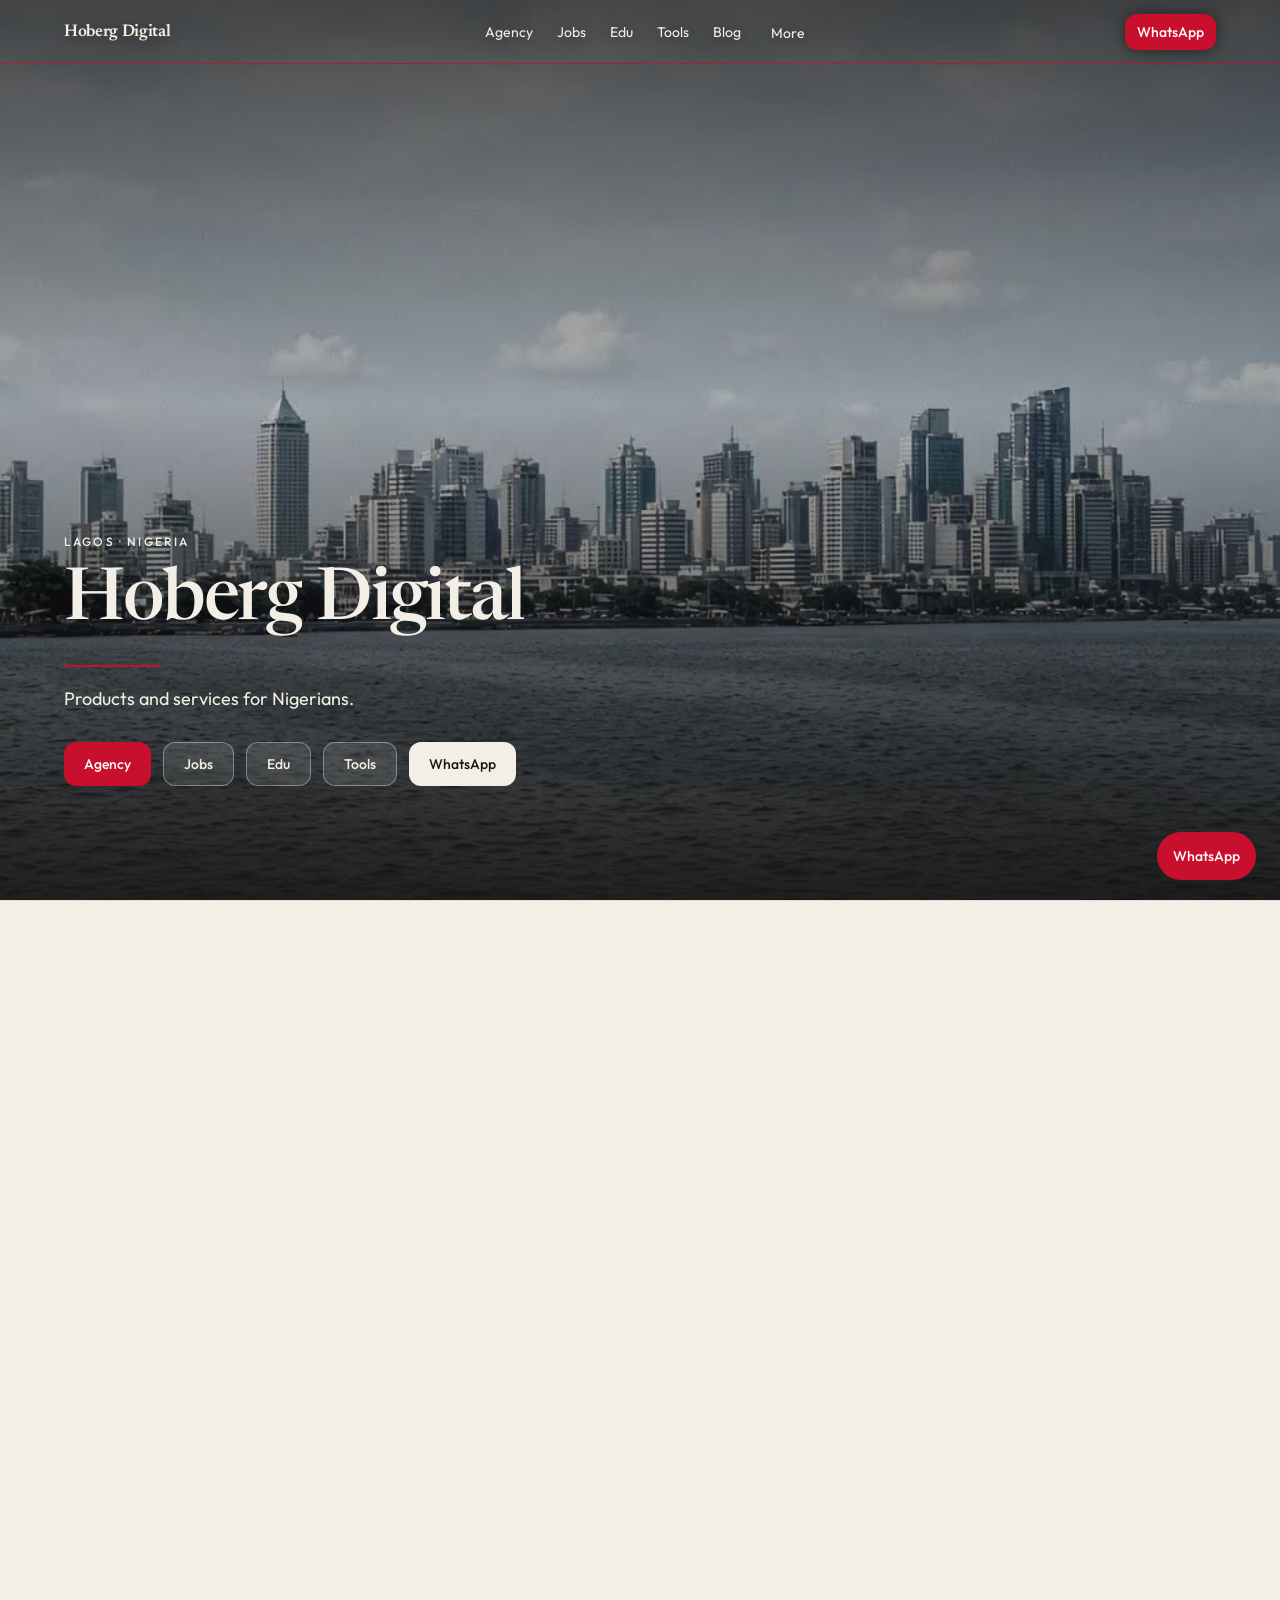
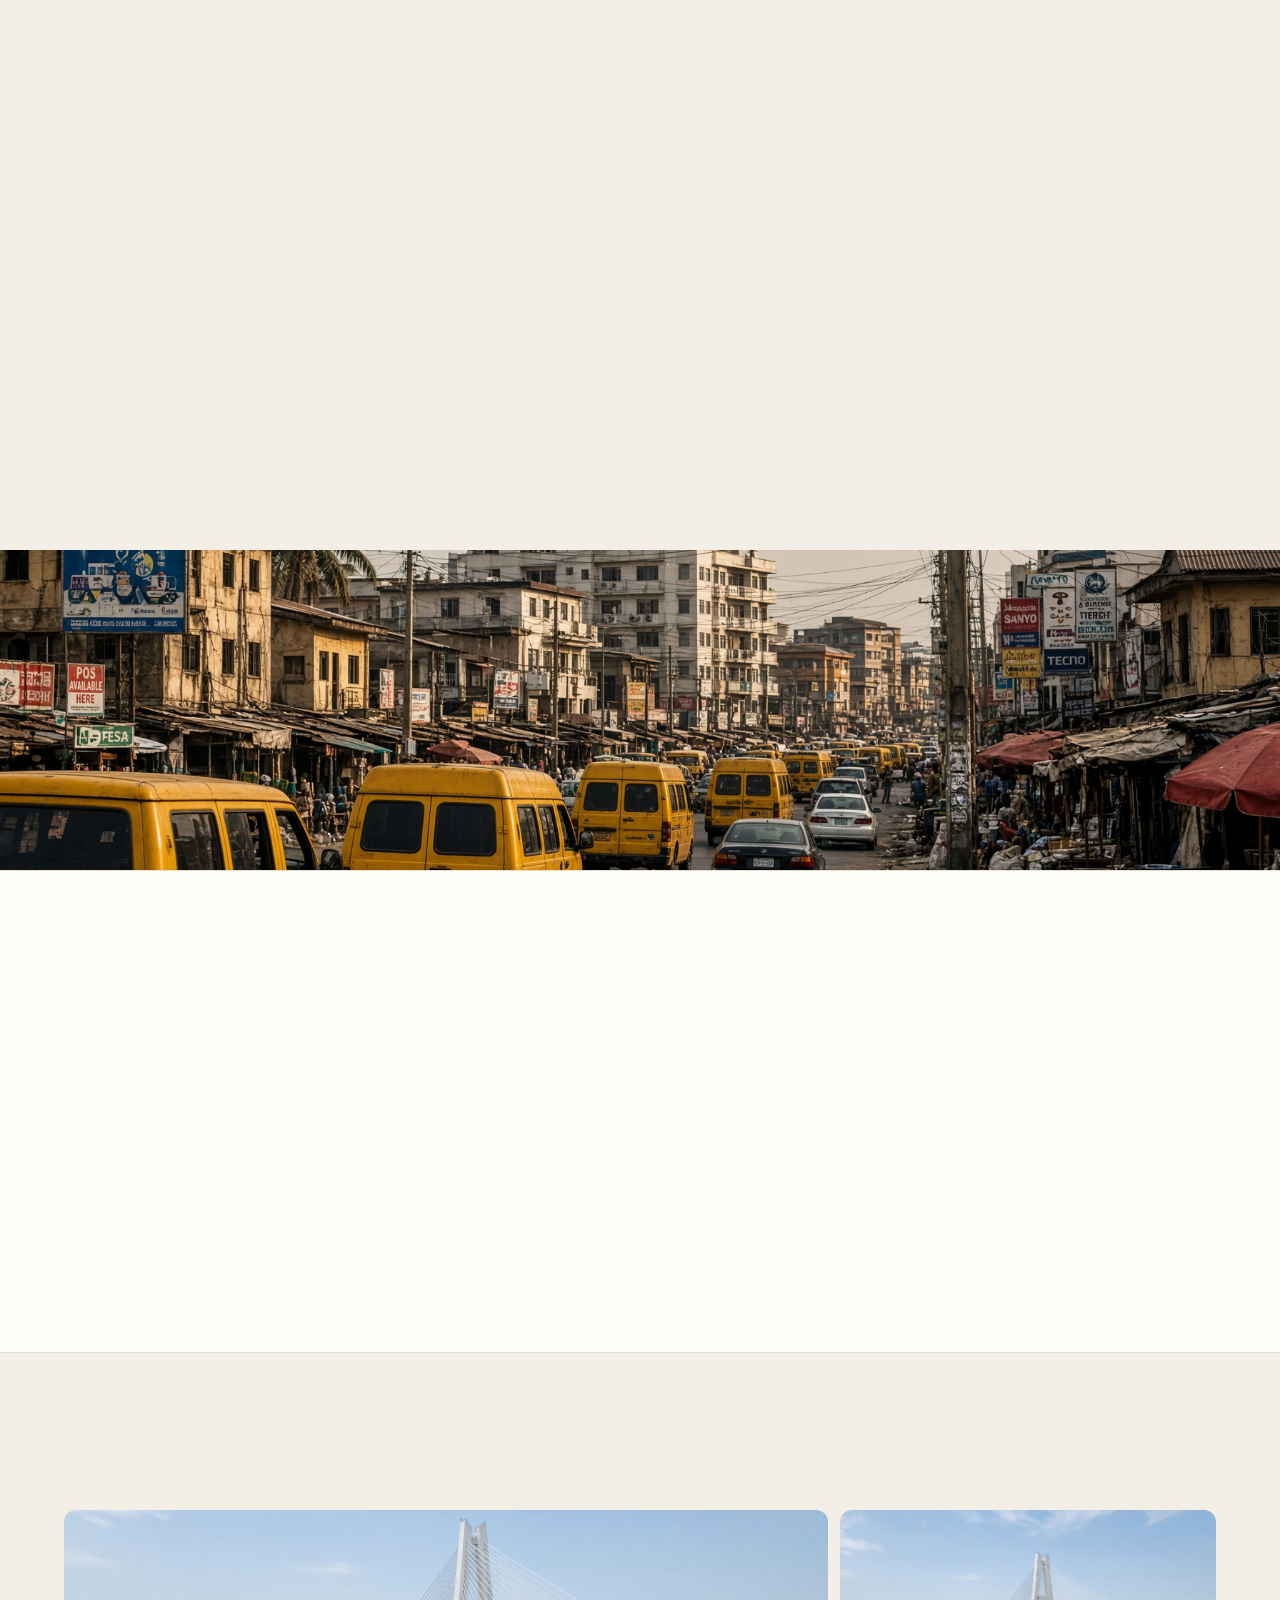
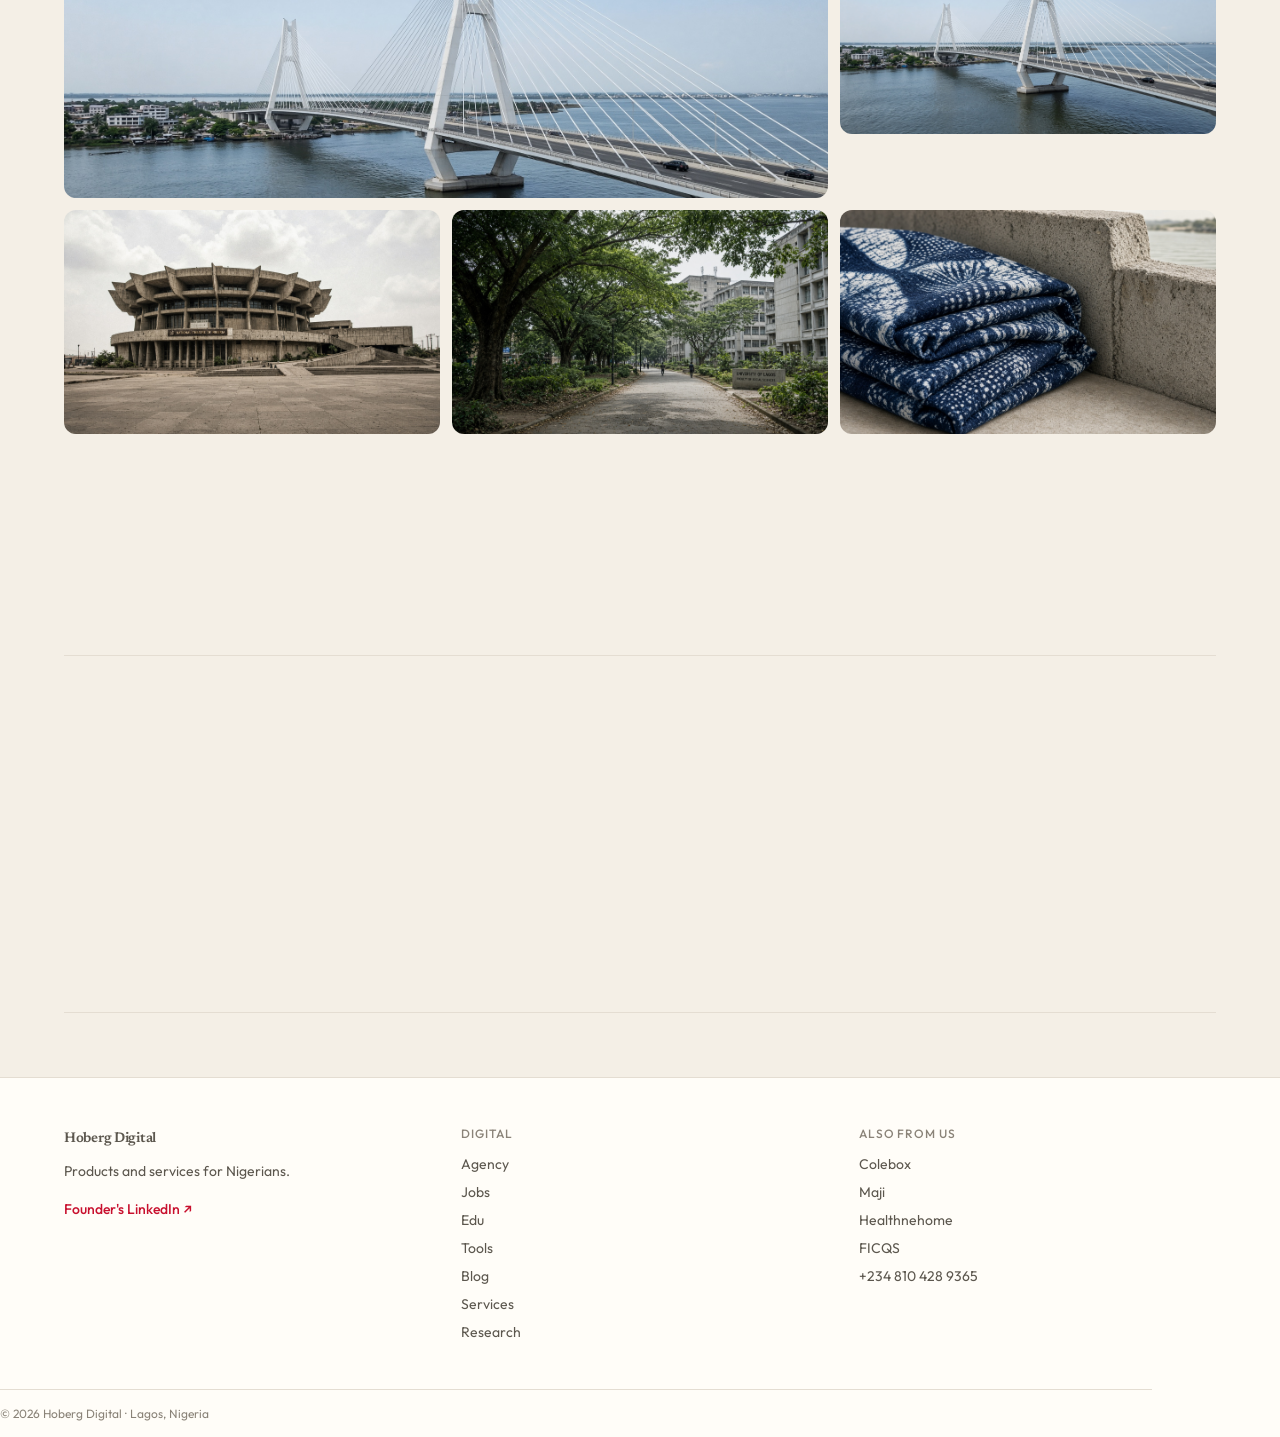
<file: index.html>
<!DOCTYPE html>
<html lang="en-NG">
  <head>
    <meta charset="utf-8" />
    <meta name="viewport" content="width=device-width, initial-scale=1" />
    <title>Hoberg Digital | Products and services for Nigerians</title>
    <meta
      name="description"
      content="Hoberg Digital is a Lagos company building agency services, jobs, scholarships, tools, research and more for Nigerians. Founded and owned by Goodluck Iyanu."
    />
    <meta
      name="keywords"
      content="Hoberg Digital, Hoberg Digital Agency, Goodluck Iyanu, owner of Hoberg Digital, founder of Hoberg Digital, website design company Lagos, website design company Nigeria, digital agency Lagos, SEO Nigeria, AI search, Hoberg Jobs, Hoberg Edu, Hoberg Tools, TikDrop, FileDrop, Colebox, Maji by Hoberg, Healthnehome, FICQS, Google Partner, Lagos Nigeria"
    />
    <meta name="author" content="Goodluck Iyanu" />
    <meta name="robots" content="index, follow, max-image-preview:large" />
    <meta name="theme-color" content="#C8102E" />
    <link rel="canonical" href="https://hoberg.com.ng/" />
    <link rel="icon" type="image/png" href="/favicon.png" />
    <link rel="apple-touch-icon" href="/favicon.png" />
    <link rel="author" href="/humans.txt" />
    <link rel="preconnect" href="https://fonts.googleapis.com" />
    <link rel="preconnect" href="https://fonts.gstatic.com" crossorigin />
    <link
      href="https://fonts.googleapis.com/css2?family=Newsreader:opsz,wght@6..72,500;6..72,600;6..72,700&family=Outfit:wght@400;500;600;700&display=swap"
      rel="stylesheet"
    />
    <link rel="stylesheet" href="/css/style.css" />
    <meta property="og:type" content="website" />
    <meta property="og:site_name" content="Hoberg Digital" />
    <meta property="og:title" content="Hoberg Digital" />
    <meta
      property="og:description"
      content="Products and services for Nigerians. Agency, Jobs, Edu, Tools."
    />
    <meta property="og:url" content="https://hoberg.com.ng/" />
    <meta property="og:image" content="https://hoberg.com.ng/images/lagos-lagoon-poster.jpg" />
    <meta name="twitter:card" content="summary_large_image" />
    <script type="application/ld+json">
      {
        "@context": "https://schema.org",
        "@graph": [
          {
            "@type": "Organization",
            "@id": "https://hoberg.com.ng/#org",
            "name": "Hoberg Digital",
            "url": "https://hoberg.com.ng/",
            "logo": "https://hoberg.com.ng/favicon.png",
            "foundingLocation": "Lagos, Nigeria",
            "founder": { "@id": "https://hoberg.com.ng/#owner" },
            "owner": { "@id": "https://hoberg.com.ng/#owner" },
            "address": {
              "@type": "PostalAddress",
              "addressLocality": "Lagos",
              "addressCountry": "NG"
            },
            "contactPoint": {
              "@type": "ContactPoint",
              "telephone": "+234-810-428-9365",
              "contactType": "customer service"
            }
          },
          {
            "@type": "Person",
            "@id": "https://hoberg.com.ng/#owner",
            "name": "Goodluck Iyanu",
            "jobTitle": "Founder & Owner",
            "sameAs": "https://www.linkedin.com/in/goodluck-iyanu-54b63b434",
            "worksFor": { "@id": "https://hoberg.com.ng/#org" }
          },
          {
            "@type": "WebSite",
            "url": "https://hoberg.com.ng/",
            "name": "Hoberg Digital",
            "publisher": { "@id": "https://hoberg.com.ng/#org" }
          },
          {
            "@type": "FAQPage",
            "mainEntity": [
              {
                "@type": "Question",
                "name": "What is Hoberg Digital?",
                "acceptedAnswer": {
                  "@type": "Answer",
                  "text": "Hoberg Digital is a Lagos company that builds digital products and services for Nigerians: an agency, a job platform, a scholarship platform, tools, research and other ventures."
                }
              },
              {
                "@type": "Question",
                "name": "Who owns Hoberg Digital?",
                "acceptedAnswer": {
                  "@type": "Answer",
                  "text": "Goodluck Iyanu is the founder and owner."
                }
              },
              {
                "@type": "Question",
                "name": "Is Hoberg Jobs free?",
                "acceptedAnswer": {
                  "@type": "Answer",
                  "text": "Yes. Job seekers do not pay to apply."
                }
              },
              {
                "@type": "Question",
                "name": "Is Hoberg Edu a university?",
                "acceptedAnswer": {
                  "@type": "Answer",
                  "text": "No. It is a discovery platform for verified programmes and scholarships. Admissions are decided by the official schools."
                }
              },
              {
                "@type": "Question",
                "name": "How do I hire the agency?",
                "acceptedAnswer": {
                  "@type": "Answer",
                  "text": "Open the Agency page or message WhatsApp +234 810 428 9365."
                }
              },
              {
                "@type": "Question",
                "name": "What is FICQS?",
                "acceptedAnswer": {
                  "@type": "Answer",
                  "text": "FICQS is a facility services company in the Hoberg group. It is separate from the digital products."
                }
              }
            ]
          }
        ]
      }
    </script>
  </head>
  <body>
    <header class="site-header is-clear">
      <span class="header-rule" aria-hidden="true"></span>
      <div class="wrap header-inner">
        <a class="logo" href="/">Hoberg Digital</a>
        <nav class="nav" aria-label="Primary">
          <a href="https://hoberg.com.ng/agency">Agency</a>
          <a href="https://jobs.hoberg.com.ng/">Jobs</a>
          <a href="https://edu.hoberg.com.ng/">Edu</a>
          <a href="https://hoberg.com.ng/tools/">Tools</a>
          <a href="https://hoberg.com.ng/blog">Blog</a>
          <div class="more">
            <button class="more-btn" type="button">More</button>
            <div class="more-panel">
              <a href="https://hoberg.com.ng/research">Research</a>
              <a href="https://hoberg.com.ng/services">Services</a>
              <a href="https://hoberg.com.ng/colebox">Colebox</a>
              <a href="https://maji.hoberg.com.ng/">Maji</a>
              <a href="https://healthnehome.hoberg.com.ng/">Healthnehome</a>
              <a href="https://ficqs.hoberg.com/">FICQS</a>
            </div>
          </div>
        </nav>
        <div class="header-actions">
          <a class="btn btn-sm btn-accent wa-desktop" href="https://wa.me/2348104289365">WhatsApp</a>
          <button class="menu-btn" type="button" aria-expanded="false" aria-label="Open menu">Menu</button>
        </div>
      </div>
      <nav class="mobile-nav" aria-label="Mobile">
        <a href="https://hoberg.com.ng/agency">Agency</a>
        <a href="https://jobs.hoberg.com.ng/">Jobs</a>
        <a href="https://edu.hoberg.com.ng/">Edu</a>
        <a href="https://hoberg.com.ng/tools/">Tools</a>
        <a href="https://hoberg.com.ng/blog">Blog</a>
        <a href="https://hoberg.com.ng/research">Research</a>
        <a href="https://hoberg.com.ng/services">Services</a>
        <a href="https://hoberg.com.ng/colebox">Colebox</a>
        <a href="https://maji.hoberg.com.ng/">Maji</a>
        <a href="https://healthnehome.hoberg.com.ng/">Healthnehome</a>
        <a href="https://ficqs.hoberg.com/">FICQS</a>
        <a class="btn btn-accent" href="https://wa.me/2348104289365" style="margin-top: 0.75rem">WhatsApp</a>
      </nav>
    </header>

    <main>
      <section class="hero">
        <video autoplay muted loop playsinline preload="auto" poster="/images/lagos-lagoon-poster.jpg" aria-hidden="true">
          <source src="/videos/lagoon-hero.mp4" type="video/mp4" />
        </video>
        <div class="hero-wash" aria-hidden="true"></div>
        <div class="wrap hero-copy">
          <p class="kicker sr sr-track">Lagos · Nigeria</p>
          <div class="sr sr-clip">
            <h1 data-clip="Hoberg Digital">Hoberg Digital</h1>
            <span class="rule" aria-hidden="true"></span>
          </div>
          <p class="hero-lead sr sr-rise">Products and services for Nigerians.</p>
          <div class="hero-actions sr sr-rise">
            <a class="btn btn-accent" href="https://hoberg.com.ng/agency">Agency</a>
            <a class="btn btn-ghost" href="https://jobs.hoberg.com.ng/">Jobs</a>
            <a class="btn btn-ghost" href="https://edu.hoberg.com.ng/">Edu</a>
            <a class="btn btn-ghost" href="https://hoberg.com.ng/tools/">Tools</a>
            <a class="btn btn-paper" href="https://wa.me/2348104289365">WhatsApp</a>
          </div>
          <p class="partners sr sr-rise">Google Partner · Meta Partner · Paystack Verified</p>
        </div>
      </section>

      <section class="section wrap" id="products">
        <p class="kicker sr sr-rise">What Hoberg Digital is</p>
        <h2 class="sr sr-clip" data-clip="Pick a door.">Pick a door.</h2>
        <p class="lead sr sr-rise">
          The group homepage is a map. Agency pays the bills. Jobs and Edu are products. Everything else lives under the same name.
        </p>
        <div class="grid-2">
          <a class="card sr sr-rise" href="https://hoberg.com.ng/agency">
            <div class="card-top"><span class="num">01</span><span class="arrow">↗</span></div>
            <h3>Agency</h3>
            <p>Websites, SEO, AI search and growth for Nigerian businesses.</p>
          </a>
          <a class="card sr sr-rise" href="https://jobs.hoberg.com.ng/">
            <div class="card-top"><span class="num">02</span><span class="arrow">↗</span></div>
            <h3>Jobs</h3>
            <p>Free job search and hiring. No pay-to-apply.</p>
          </a>
          <a class="card sr sr-rise" href="https://edu.hoberg.com.ng/">
            <div class="card-top"><span class="num">03</span><span class="arrow">↗</span></div>
            <h3>Edu</h3>
            <p>Scholarships and study-abroad programmes, verified at source.</p>
          </a>
          <a class="card sr sr-rise" href="https://hoberg.com.ng/tools/">
            <div class="card-top"><span class="num">04</span><span class="arrow">↗</span></div>
            <h3>Tools</h3>
            <p>Free web utilities built in Lagos. TikDrop, FileDrop, IMGDrop, BGDrop.</p>
          </a>
          <a class="card sr sr-rise" href="https://hoberg.com.ng/blog">
            <div class="card-top"><span class="num">05</span><span class="arrow">↗</span></div>
            <h3>Blog</h3>
            <p>Straight answers on websites, pricing and growth in Nigeria.</p>
          </a>
          <a class="card sr sr-rise" href="https://hoberg.com.ng/research">
            <div class="card-top"><span class="num">06</span><span class="arrow">↗</span></div>
            <h3>Research</h3>
            <p>Original notes and reports from the Hoberg desk.</p>
          </a>
          <a class="card sr sr-rise" href="https://hoberg.com.ng/services">
            <div class="card-top"><span class="num">07</span><span class="arrow">↗</span></div>
            <h3>Services</h3>
            <p>The full agency menu — presence, visibility, growth, systems.</p>
          </a>
          <a class="card sr sr-rise" href="https://hoberg.com.ng/colebox">
            <div class="card-top"><span class="num">08</span><span class="arrow">↗</span></div>
            <h3>Colebox</h3>
            <p>A Hoberg product. Open the page for the current brief.</p>
          </a>
          <a class="card sr sr-rise" href="https://maji.hoberg.com.ng/">
            <div class="card-top"><span class="num">09</span><span class="arrow">↗</span></div>
            <h3>Maji by Hoberg</h3>
            <p class="label">Product</p>
            <p>A Hoberg product.</p>
          </a>
          <a class="card sr sr-rise" href="https://healthnehome.hoberg.com.ng/">
            <div class="card-top"><span class="num">10</span><span class="arrow">↗</span></div>
            <h3>Healthnehome</h3>
            <p class="label">Product</p>
            <p>A Hoberg product.</p>
          </a>
          <a class="card sr sr-rise" href="https://ficqs.hoberg.com/">
            <div class="card-top"><span class="num">11</span><span class="arrow">↗</span></div>
            <h3>FICQS</h3>
            <p class="label">Sister company</p>
            <p>Facility services. A Hoberg company — not a digital product.</p>
          </a>
        </div>
      </section>

      <section class="media-band" aria-hidden="true">
        <video data-lazy data-src="/videos/street-lite.mp4" muted loop playsinline poster="/images/lagos-street.jpg"></video>
      </section>

      <section class="band" id="agency">
        <div class="section wrap">
          <p class="kicker sr sr-rise">Agency</p>
          <h2 class="sr sr-clip" data-clip="Build. Get discovered. Grow.">Build. Get discovered. Grow.</h2>
          <p class="lead sr sr-rise">
            Hoberg Digital Agency helps Nigerian businesses put a proper website up, get found on Google and AI search, and turn that attention into customers.
          </p>
          <div class="pillars">
            <div class="pillar sr sr-rise"><strong>Presence</strong><p>Websites, apps, e-commerce</p><p class="price">From ₦150k</p></div>
            <div class="pillar sr sr-rise"><strong>Visibility</strong><p>SEO, Google, AI search, reputation</p><p class="price">Audit is free</p></div>
            <div class="pillar sr sr-rise"><strong>Growth</strong><p>Content, social, ads, leads</p><p class="price">From ₦150k / mo</p></div>
            <div class="pillar sr sr-rise"><strong>Systems</strong><p>Software, automation, AI, APIs</p><p class="price">From ₦500k</p></div>
          </div>
          <div class="hero-actions sr sr-rise" style="margin-top: 2rem">
            <a class="btn btn-accent" href="https://hoberg.com.ng/agency">View agency</a>
            <a class="btn btn-outline" href="https://wa.me/2348104289365">+234 810 428 9365</a>
          </div>
        </div>
      </section>

      <section class="section wrap" id="lagos">
        <p class="kicker sr sr-rise">Lagos</p>
        <h2 class="sr sr-clip" data-clip="The city we work in.">The city we work in.</h2>
        <div class="gallery">
          <video class="wide" data-lazy data-src="/videos/lagoon-hero.mp4" muted loop playsinline poster="/images/lekki-bridge.jpg" aria-label="Lagos lagoon"></video>
          <img class="ken" src="/images/lekki-bridge.jpg" alt="Lekki-Ikoyi Link Bridge" />
          <img class="ken" src="/images/national-theatre.jpg" alt="National Theatre, Lagos" />
          <img class="ken" src="/images/campus.jpg" alt="Campus walkway in Lagos" />
          <img class="ken" src="/images/adire.jpg" alt="Adire cloth" />
        </div>
      </section>

      <section class="section wrap" id="faq">
        <p class="kicker sr sr-rise">Questions</p>
        <h2 class="sr sr-clip" data-clip="FAQ">FAQ</h2>
        <div class="faq">
          <div class="faq-item open sr sr-rise">
            <button class="faq-q" type="button" aria-expanded="true">What is Hoberg Digital? <span>+</span></button>
            <p class="faq-a">Hoberg Digital is a Lagos company that builds digital products and services for Nigerians: an agency, a job platform, a scholarship platform, tools, research and other ventures.</p>
          </div>
          <div class="faq-item sr sr-rise">
            <button class="faq-q" type="button" aria-expanded="false">Who owns Hoberg Digital? <span>+</span></button>
            <p class="faq-a">Goodluck Iyanu is the founder and owner.</p>
          </div>
          <div class="faq-item sr sr-rise">
            <button class="faq-q" type="button" aria-expanded="false">Is Hoberg Jobs free? <span>+</span></button>
            <p class="faq-a">Yes. Job seekers do not pay to apply.</p>
          </div>
          <div class="faq-item sr sr-rise">
            <button class="faq-q" type="button" aria-expanded="false">Is Hoberg Edu a university? <span>+</span></button>
            <p class="faq-a">No. It is a discovery platform for verified programmes and scholarships. Admissions are decided by the official schools.</p>
          </div>
          <div class="faq-item sr sr-rise">
            <button class="faq-q" type="button" aria-expanded="false">How do I hire the agency? <span>+</span></button>
            <p class="faq-a">Open the Agency page or message WhatsApp +234 810 428 9365.</p>
          </div>
          <div class="faq-item sr sr-rise">
            <button class="faq-q" type="button" aria-expanded="false">What is FICQS? <span>+</span></button>
            <p class="faq-a">FICQS is a facility services company in the Hoberg group. It is separate from the digital products.</p>
          </div>
        </div>
      </section>
    </main>

    <footer>
      <div class="wrap footer-grid">
        <div>
          <a class="logo" href="/">Hoberg Digital</a>
          <p>Products and services for Nigerians.</p>
          <p style="margin-top: 1rem"><a href="https://www.linkedin.com/in/goodluck-iyanu-54b63b434" target="_blank" rel="noopener noreferrer" style="color: var(--accent); text-decoration: none; font-weight: 500;">Founder's LinkedIn ↗</a></p>
        </div>
        <div>
          <h4>Digital</h4>
          <ul>
            <li><a href="https://hoberg.com.ng/agency">Agency</a></li>
            <li><a href="https://jobs.hoberg.com.ng/">Jobs</a></li>
            <li><a href="https://edu.hoberg.com.ng/">Edu</a></li>
            <li><a href="https://hoberg.com.ng/tools/">Tools</a></li>
            <li><a href="https://hoberg.com.ng/blog">Blog</a></li>
            <li><a href="https://hoberg.com.ng/services">Services</a></li>
            <li><a href="https://hoberg.com.ng/research">Research</a></li>
          </ul>
        </div>
        <div>
          <h4>Also from us</h4>
          <ul>
            <li><a href="https://hoberg.com.ng/colebox">Colebox</a></li>
            <li><a href="https://maji.hoberg.com.ng/">Maji</a></li>
            <li><a href="https://healthnehome.hoberg.com.ng/">Healthnehome</a></li>
            <li><a href="https://ficqs.hoberg.com/">FICQS</a></li>
            <li><a href="https://wa.me/2348104289365">+234 810 428 9365</a></li>
          </ul>
        </div>
      </div>
      <p class="wrap copy">© 2026 Hoberg Digital · Lagos, Nigeria</p>
    </footer>

    <a class="fab" href="https://wa.me/2348104289365" aria-label="Message Hoberg on WhatsApp">WhatsApp</a>
    <script src="/js/main.js"></script>
  </body>
</html>
</file>
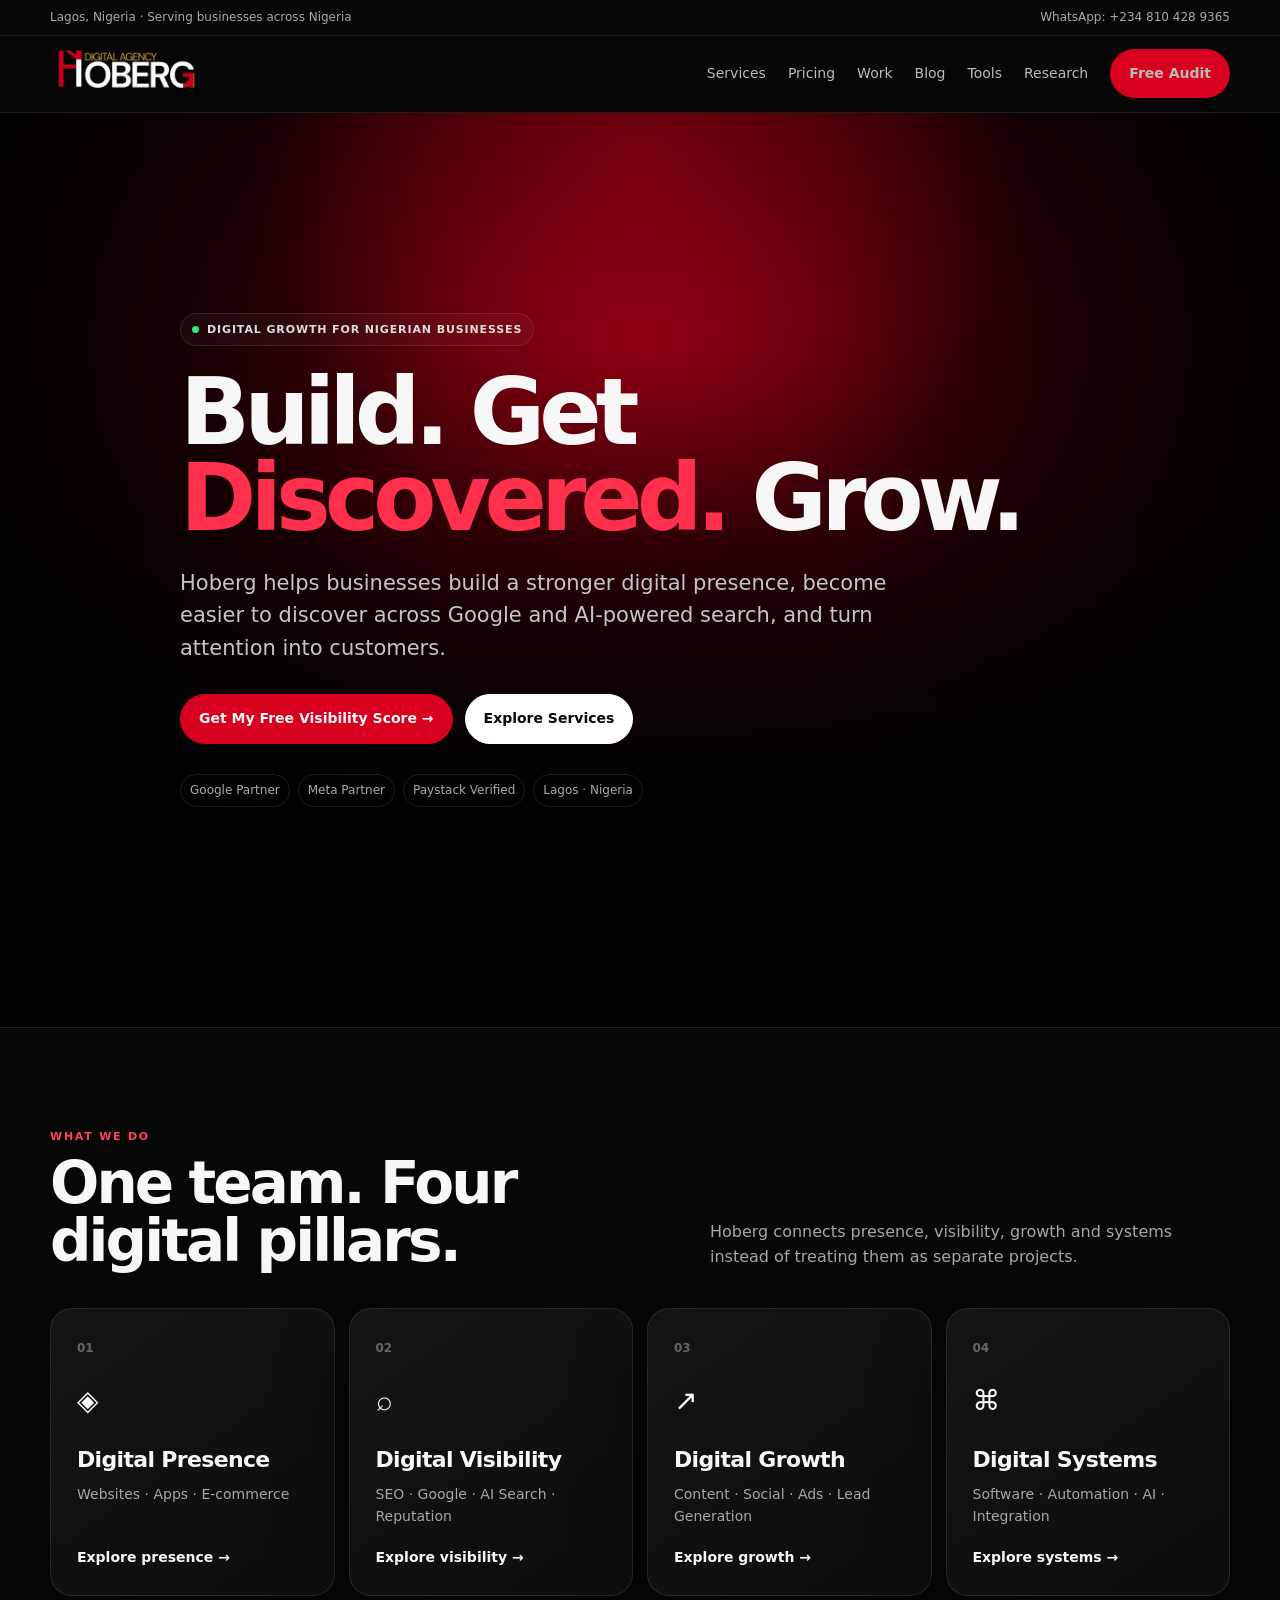
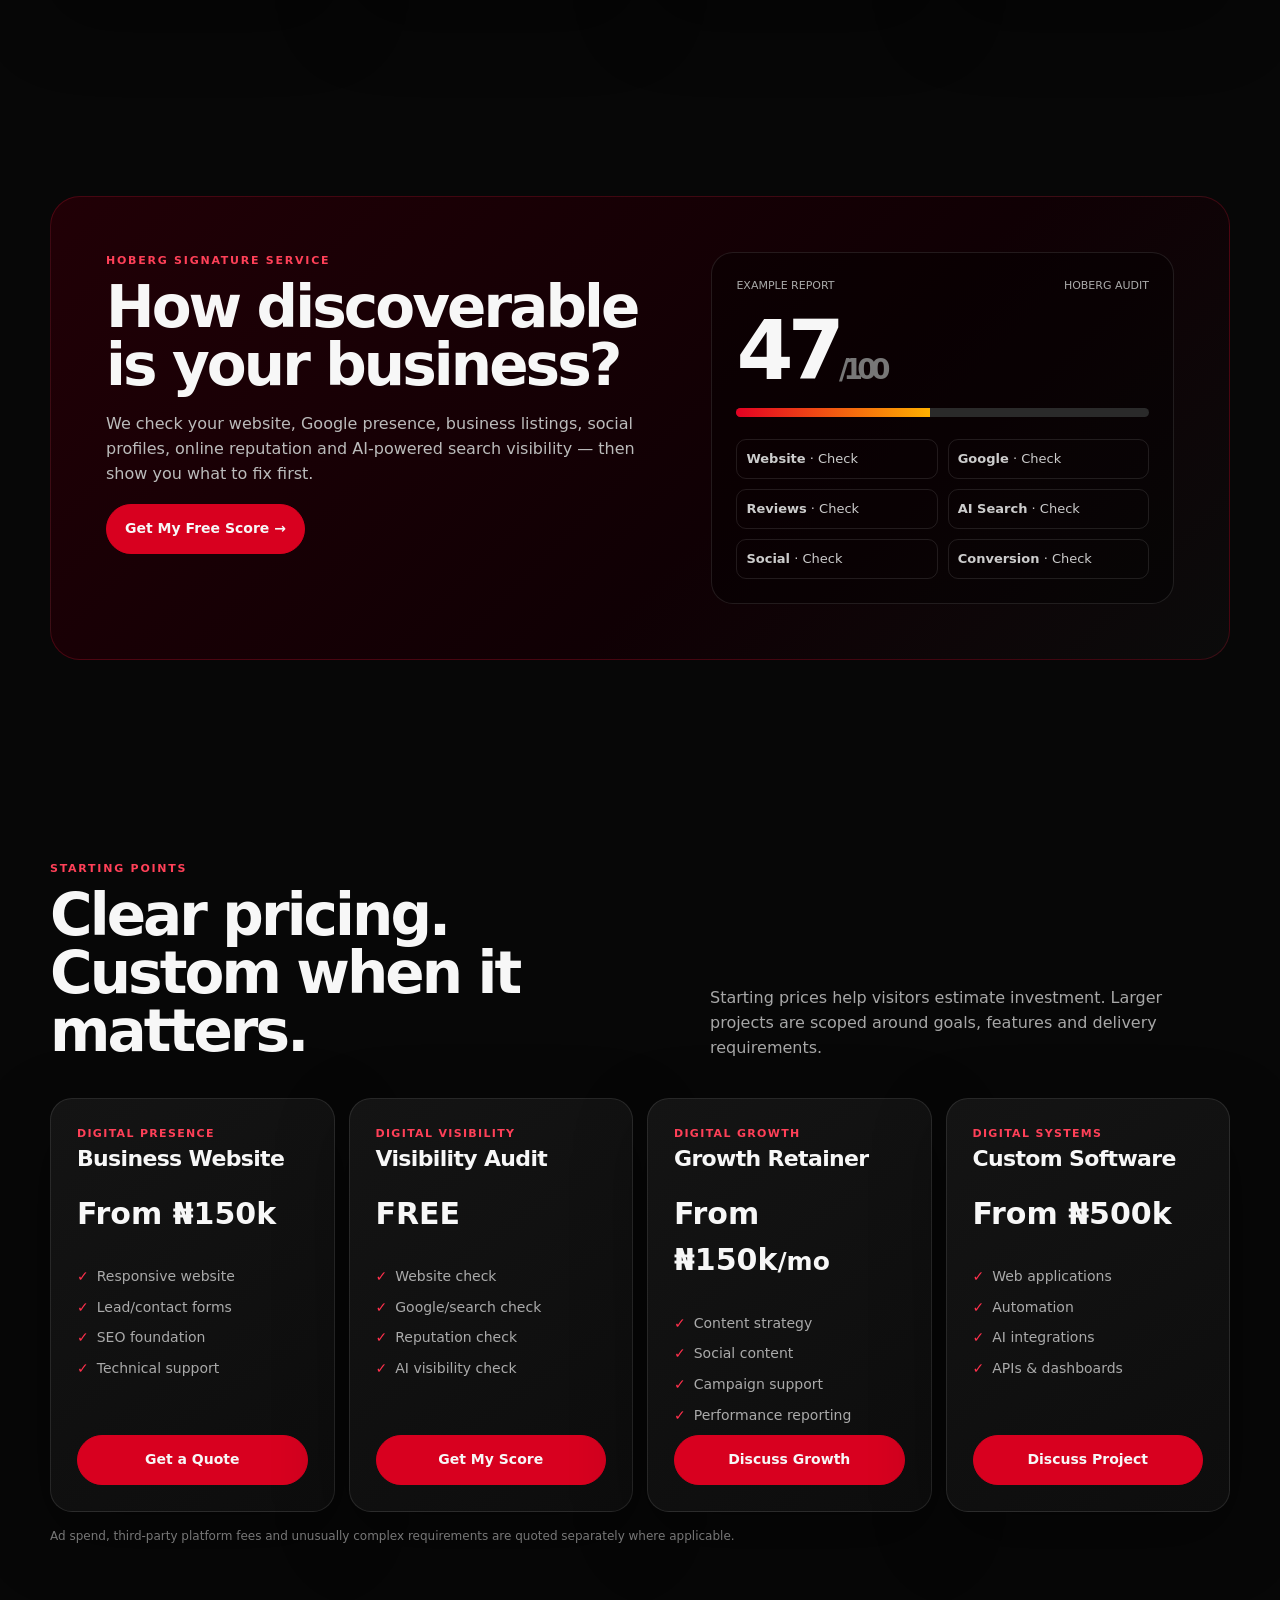
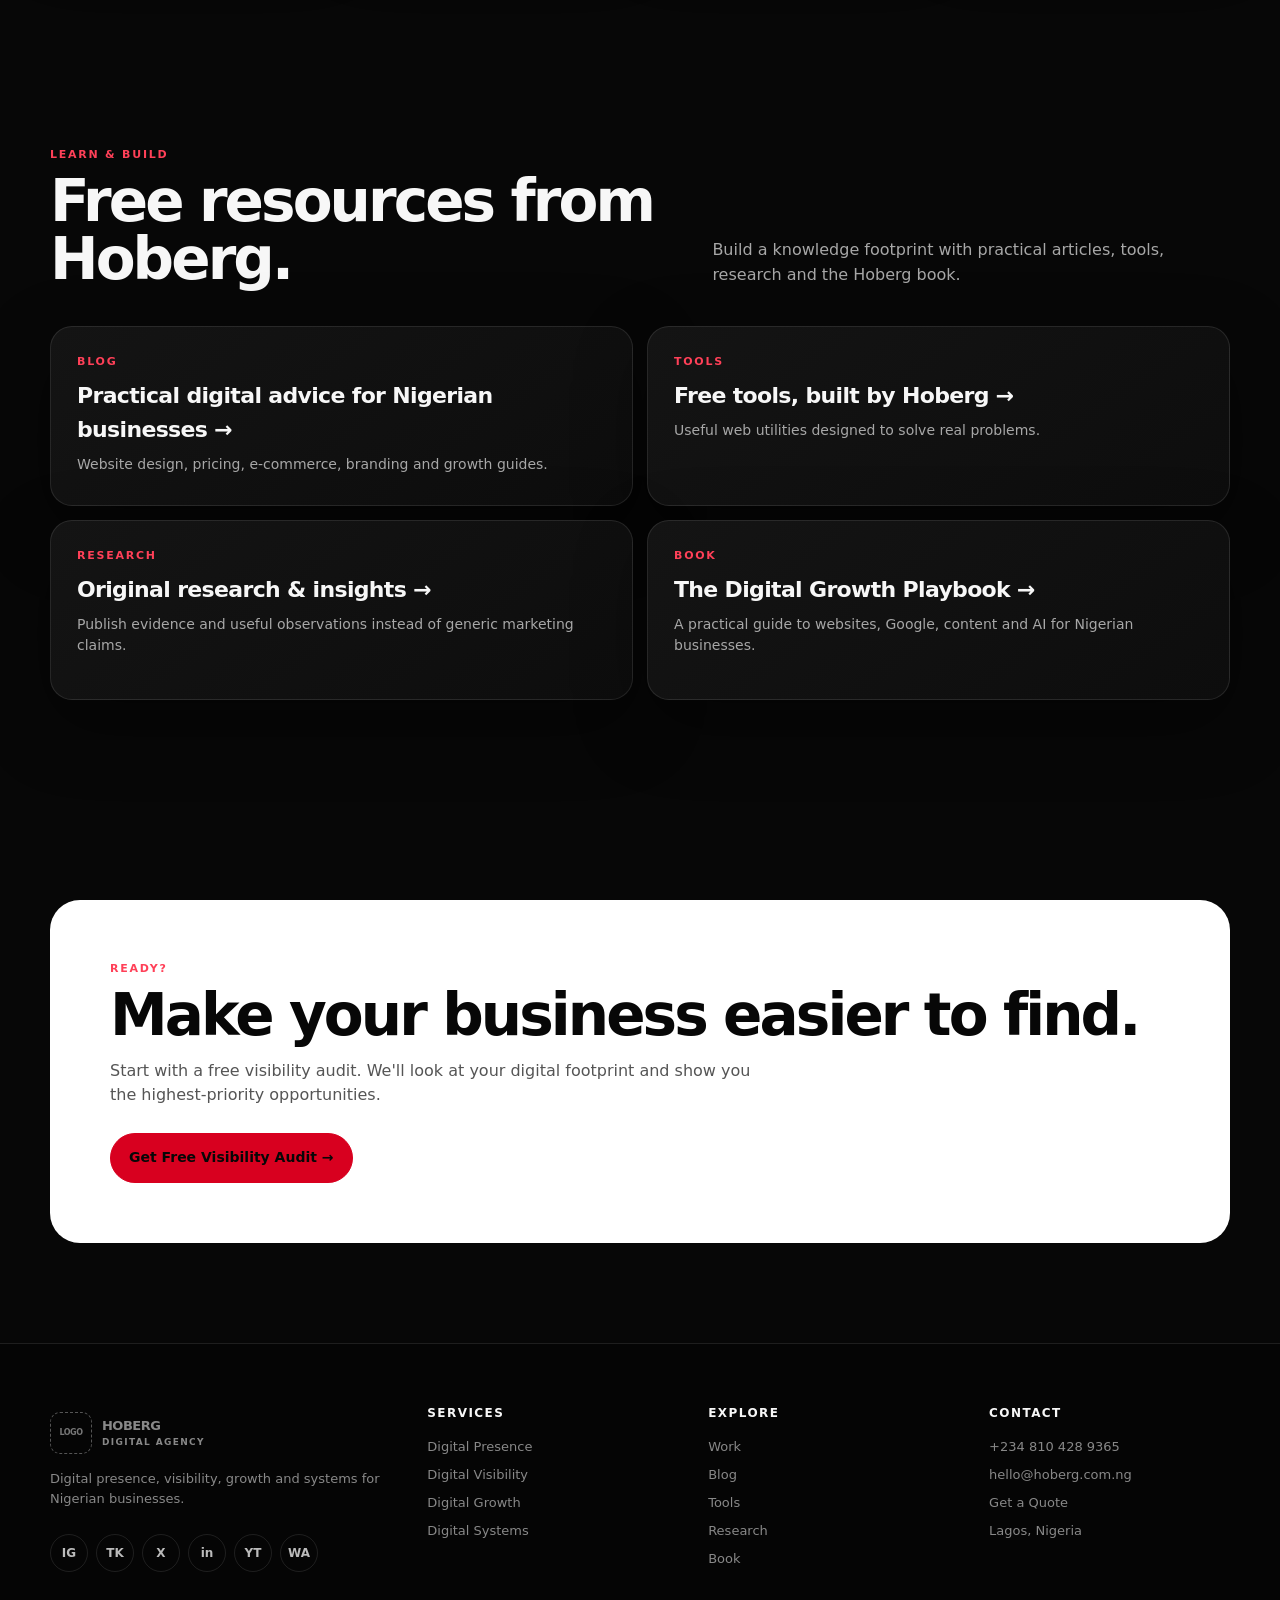
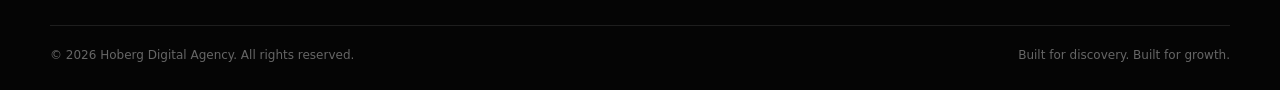
<file: agency/index.html>
<!doctype html>
<html lang="en-NG">
<head>
<meta charset="utf-8">
<meta name="viewport" content="width=device-width,initial-scale=1,viewport-fit=cover">
<meta name="theme-color" content="#070707">
<title>Hoberg Digital Agency | Websites, SEO, AI Search & Digital Growth in Nigeria</title>
<meta name="description" content="Hoberg Digital Agency helps Nigerian businesses build digital presence, get discovered across Google and AI-powered search, and grow through websites, SEO, content, ads, software and automation.">
<meta name="robots" content="index,follow,max-image-preview:large,max-snippet:-1,max-video-preview:-1">
<meta name="author" content="Hoberg Digital Agency">
<link rel="canonical" href="https://hoberg.com.ng/agency/">
<link rel="icon" href="/agency/favicon.ico">
<link rel="apple-touch-icon" href="/agency/apple-touch-icon.png">
<link rel="manifest" href="/agency/site.webmanifest">
<link rel="sitemap" type="application/xml" href="/agency/sitemap.xml">
<meta property="og:type" content="website">
<meta property="og:site_name" content="Hoberg Digital Agency">
<meta property="og:title" content="Hoberg Digital Agency | Build. Get Discovered. Grow.">
<meta property="og:description" content="Digital presence, visibility, growth and systems for Nigerian businesses.">
<meta property="og:url" content="https://hoberg.com.ng/agency/">
<meta property="og:image" content="https://hoberg.com.ng/agency/OBERG.png">
<meta name="twitter:card" content="summary_large_image">
<meta name="twitter:title" content="Hoberg Digital Agency | Build. Get Discovered. Grow.">
<meta name="twitter:description" content="Digital presence, visibility, growth and systems for Nigerian businesses.">
<meta name="twitter:image" content="https://hoberg.com.ng/agency/OBERG.png">

<style>
.logo-img{

  width:150px;

  height:auto;

  display:block;

  object-fit:contain;

}
:root{--bg:#070707;--panel:#101010;--text:#f7f7f7;--muted:#a7a7a7;--line:#ffffff1a;--red:#d8001f;--max:1180px;--r:22px}
*{box-sizing:border-box;margin:0;padding:0}html{scroll-behavior:smooth}body{font-family:Inter,system-ui,-apple-system,BlinkMacSystemFont,"Segoe UI",sans-serif;background:var(--bg);color:var(--text);line-height:1.55}a{color:inherit;text-decoration:none}.container{width:min(calc(100% - 40px),var(--max));margin:auto}
.top{border-bottom:1px solid var(--line);font-size:12px;color:#aaa}.top .container{display:flex;justify-content:space-between;padding:8px 0}
header{position:sticky;top:0;z-index:50;background:#070707d9;backdrop-filter:blur(18px);border-bottom:1px solid var(--line)}.nav{height:76px;display:flex;align-items:center;justify-content:space-between}.brand{display:flex;align-items:center;gap:10px;font-weight:900;letter-spacing:-.04em}.logo{width:42px;height:42px;border:1px dashed #555;border-radius:10px;display:grid;place-items:center;color:#777;font-size:8px}.brand small{display:block;color:#888;font-size:9px;letter-spacing:.15em;text-transform:uppercase}
nav{display:flex;align-items:center;gap:22px}nav a{font-size:14px;color:#bbb}nav a:hover{color:#fff}.btn{display:inline-flex;align-items:center;justify-content:center;padding:13px 18px;border-radius:999px;border:1px solid var(--line);font-weight:800;font-size:14px}.primary{background:var(--red);border-color:var(--red)}.light{background:#fff;color:#070707;border-color:#fff}.menu{display:none;background:none;border:0;color:#fff;font-size:27px}
.hero{position:relative;isolation:isolate;min-height:720px;display:flex;align-items:center;overflow:hidden;border-bottom:1px solid var(--line)}.hero-bg{position:absolute;inset:0;z-index:-2;background:radial-gradient(ellipse 80% 60% at 50% 25%,#7a0010 0%,#3d0008 30%,#1a0003 55%,#050505 82%)}.hero-bg:after{content:"";position:absolute;inset:0;background:radial-gradient(circle at 50% 5%,#dc001a66,transparent 36%),linear-gradient(90deg,#000b,transparent 35%,transparent 65%,#000b),linear-gradient(0deg,#000e,transparent 58%)}.grid{position:absolute;inset:0;z-index:-1;background-image:linear-gradient(#fff0008 1px,transparent 1px),linear-gradient(90deg,#fff0008 1px,transparent 1px);background-size:60px 60px;mask-image:linear-gradient(#0000,#000 20%,#000 75%,#0000)}
.hero-content{padding:100px 0 120px;max-width:920px}.eyebrow{display:inline-flex;align-items:center;gap:8px;border:1px solid var(--line);background:#ffffff08;padding:7px 11px;border-radius:999px;color:#ddd;font-size:11px;font-weight:800;text-transform:uppercase;letter-spacing:.08em}.dot{width:7px;height:7px;border-radius:50%;background:#31e981}
h1{font-size:clamp(48px,8vw,92px);line-height:.94;letter-spacing:-.065em;margin:24px 0}.accent{color:#ff304c}.hero p{max-width:720px;color:#c6c6c6;font-size:clamp(17px,2vw,21px)}.actions{display:flex;flex-wrap:wrap;gap:12px;margin:30px 0}.proof{display:flex;flex-wrap:wrap;gap:8px}.proof span{border:1px solid var(--line);padding:6px 9px;border-radius:999px;color:#aaa;font-size:12px}
section{padding:100px 0}.head{display:flex;justify-content:space-between;align-items:end;gap:30px;margin-bottom:38px}.kicker{color:#ff4058;text-transform:uppercase;letter-spacing:.16em;font-size:11px;font-weight:900;margin-bottom:9px}h2{font-size:clamp(32px,5vw,58px);line-height:1;letter-spacing:-.05em}.head p{max-width:520px;color:var(--muted)}
.cards{display:grid;grid-template-columns:repeat(4,1fr);gap:14px}.card{background:linear-gradient(145deg,#141414,#0d0d0d);border:1px solid var(--line);border-radius:var(--r);padding:26px;box-shadow:0 24px 70px #0006}.pillar{min-height:260px;display:flex;flex-direction:column;justify-content:space-between}.num{font-size:12px;color:#666;font-weight:900}.icon{font-size:28px;margin:20px 0}h3{font-size:22px;letter-spacing:-.03em}.card p{color:var(--muted);font-size:14px;margin-top:7px}.arrow{margin-top:20px;font-weight:800;font-size:14px}
.audit{position:relative;overflow:hidden;background:linear-gradient(135deg,#210006,#100004 60%,#0b0b0b);border:1px solid #ff224133;border-radius:30px;padding:55px}.audit-grid{display:grid;grid-template-columns:1.1fr .9fr;gap:40px;position:relative;z-index:1}.score{border:1px solid var(--line);background:#00000059;border-radius:22px;padding:24px}.scoretop{display:flex;justify-content:space-between;color:#aaa;font-size:11px}.scorebig{font-size:82px;font-weight:900;letter-spacing:-.07em;line-height:1;margin:16px 0}.bar{height:9px;background:#2a2a2a;border-radius:99px;overflow:hidden}.bar i{display:block;height:100%;width:47%;background:linear-gradient(90deg,#e30022,#ffb000)}.checks{display:grid;grid-template-columns:1fr 1fr;gap:10px;margin-top:22px}.check{font-size:13px;color:#ccc;border:1px solid var(--line);padding:9px;border-radius:10px}
.prices{display:grid;grid-template-columns:repeat(4,1fr);gap:14px}.price{min-height:320px;display:flex;flex-direction:column}.tag{color:#ff4058;font-size:11px;font-weight:900;text-transform:uppercase;letter-spacing:.12em}.amount{font-size:30px;font-weight:900;margin:14px 0 20px}.price li{list-style:none;color:#aaa;font-size:14px;margin:9px 0}.price li:before{content:"✓";color:#ff304c;margin-right:8px}.price .btn{margin-top:auto}
.work{display:grid;grid-template-columns:repeat(3,1fr);gap:14px}.case{min-height:280px;position:relative;overflow:hidden;display:flex;align-items:end}.case:before{content:"";position:absolute;inset:0;background:linear-gradient(180deg,transparent 20%,#070707 100%)}.casebg{position:absolute;inset:0;background:linear-gradient(135deg,#2a0c16,#111)}.casecontent{position:relative;z-index:1}.meta{color:#ff4058;font-size:11px;font-weight:900;text-transform:uppercase;letter-spacing:.12em}
.resources{display:grid;grid-template-columns:1fr 1fr;gap:14px}.resource{min-height:180px}.cta{background:#fff;color:#070707;border-radius:30px;padding:60px}.cta p{color:#555;max-width:650px;margin:15px 0 25px}
footer{border-top:1px solid var(--line);padding:60px 0 25px;background:#050505}.footgrid{display:grid;grid-template-columns:1.4fr repeat(3,1fr);gap:40px}footer h4{font-size:12px;letter-spacing:.12em;text-transform:uppercase;margin-bottom:14px}footer a,footer p{display:block;color:#888;font-size:13px;margin:8px 0}.socials{display:flex;gap:8px;margin-top:17px;flex-wrap:wrap}.social{width:38px;height:38px;border:1px solid var(--line);border-radius:50%;display:grid;place-items:center;color:#bbb;font-size:12px;font-weight:900}.copy{border-top:1px solid var(--line);margin-top:45px;padding-top:20px;color:#666;font-size:12px;display:flex;justify-content:space-between}
@media(max-width:950px){nav{display:none}.menu{display:block}.cards,.prices{grid-template-columns:1fr 1fr}.audit-grid,.footgrid{grid-template-columns:1fr}.work{grid-template-columns:1fr}}
@media(max-width:620px){.container{width:calc(100% - 28px)}.top{display:none}.nav{height:68px}.hero{min-height:650px}.hero-content{padding:80px 0}.hero h1{font-size:52px}.actions .btn{width:100%}section{padding:70px 0}.head{display:block}.head p{margin-top:15px}.cards,.prices,.resources{grid-template-columns:1fr}.audit{padding:28px}.checks{grid-template-columns:1fr}.cta{padding:35px 25px}.footgrid{grid-template-columns:1fr 1fr}.copy{display:block}.copy span{display:block;margin-top:8px}}
</style>

<script type="application/ld+json">
{"@context":"https://schema.org","@type":["Organization","LocalBusiness"],"@id":"https://hoberg.com.ng/agency/#organization","name":"Hoberg Digital Agency","alternateName":"Hoberg","url":"https://hoberg.com.ng/agency/","logo":"https://hoberg.com.ng/agency/OBERG.png","image":"https://hoberg.com.ng/agency/OBERG.png","description":"Hoberg Digital Agency helps Nigerian businesses build digital presence, improve search and AI visibility, grow through content and advertising, and build software and automation systems.","telephone":"+2348104289365","email":"hello@hoberg.com.ng","address":{"@type":"PostalAddress","addressLocality":"Lagos","addressCountry":"NG"},"areaServed":[{"@type":"Country","name":"Nigeria"},{"@type":"City","name":"Lagos"}],"knowsAbout":["Website design","Web development","Mobile app development","Search engine optimization","Local SEO","Google Business Profile","AI search visibility","Content marketing","Social media marketing","Paid advertising","Lead generation","Software development","Business automation","AI integration"]}
</script>
<script type="application/ld+json">
{"@context":"https://schema.org","@type":"WebSite","@id":"https://hoberg.com.ng/agency/#website","url":"https://hoberg.com.ng/agency/","name":"Hoberg Digital Agency","publisher":{"@id":"https://hoberg.com.ng/agency/#organization"},"inLanguage":"en-NG"}
</script>
</head>
<body>
<div class="top"><div class="container"><span>Lagos, Nigeria · Serving businesses across Nigeria</span><span>WhatsApp: <a href="https://wa.me/2348104289365">+234 810 428 9365</a></span></div></div>
<header><div class="container nav">
    <a class="brand" href="/agency/"><img class="logo-img" src="/agency/OBERG.png" alt="Hoberg Digital Agency logo">
<nav><a href="/services/">Services</a><a href="/pricing/">Pricing</a><a href="/work/">Work</a><a href="/blog/">Blog</a><a href="/tools/">Tools</a><a href="/research/">Research</a><a class="btn primary" href="https://wa.me/2348104289365?text=Hi%20Hoberg%2C%20I%27d%20like%20a%20free%20digital%20visibility%20audit.">Free Audit</a></nav>
<button class="menu" aria-label="Open navigation" onclick="document.querySelector('#mobile').classList.toggle('show')">☰</button>
</div><div id="mobile"><div class="container"><a href="/services/">Services</a><a href="/pricing/">Pricing</a><a href="/work/">Work</a><a href="/blog/">Blog</a><a href="/tools/">Tools</a><a href="/research/">Research</a><a class="btn primary" href="https://wa.me/2348104289365?text=Hi%20Hoberg%2C%20I%27d%20like%20a%20free%20digital%20visibility%20audit.">Get Free Audit</a></div></div></header>

<main>
<section class="hero"><div class="hero-bg"></div><div class="grid"></div><div class="container hero-content">
<span class="eyebrow"><i class="dot"></i> Digital growth for Nigerian businesses</span>
<h1>Build. Get <span class="accent">Discovered.</span> Grow.</h1>
<p>Hoberg helps businesses build a stronger digital presence, become easier to discover across Google and AI-powered search, and turn attention into customers.</p>
<div class="actions"><a class="btn primary" href="https://wa.me/2348104289365?text=Hi%20Hoberg%2C%20I%27d%20like%20my%20free%20digital%20visibility%20audit.">Get My Free Visibility Score →</a><a class="btn light" href="#services">Explore Services</a></div>
<div class="proof"><span>Google Partner</span><span>Meta Partner</span><span>Paystack Verified</span><span>Lagos · Nigeria</span></div>
</div></section>

<section id="services"><div class="container"><div class="head"><div><div class="kicker">What we do</div><h2>One team. Four digital pillars.</h2></div><p>Hoberg connects presence, visibility, growth and systems instead of treating them as separate projects.</p></div>
<div class="cards">
<a class="card pillar" href="/services/digital-presence/"><div><span class="num">01</span><div class="icon">◈</div><h3>Digital Presence</h3><p>Websites · Apps · E-commerce</p></div><span class="arrow">Explore presence →</span></a>
<a class="card pillar" href="/services/digital-visibility/"><div><span class="num">02</span><div class="icon">⌕</div><h3>Digital Visibility</h3><p>SEO · Google · AI Search · Reputation</p></div><span class="arrow">Explore visibility →</span></a>
<a class="card pillar" href="/services/digital-growth/"><div><span class="num">03</span><div class="icon">↗</div><h3>Digital Growth</h3><p>Content · Social · Ads · Lead Generation</p></div><span class="arrow">Explore growth →</span></a>
<a class="card pillar" href="/services/digital-systems/"><div><span class="num">04</span><div class="icon">⌘</div><h3>Digital Systems</h3><p>Software · Automation · AI · Integration</p></div><span class="arrow">Explore systems →</span></a>
</div></div></section>

<section><div class="container"><div class="audit"><div class="audit-grid"><div><div class="kicker">Hoberg signature service</div><h2>How discoverable is your business?</h2><p style="color:#bbb;max-width:600px;margin:18px 0">We check your website, Google presence, business listings, social profiles, online reputation and AI-powered search visibility — then show you what to fix first.</p><a class="btn primary" href="https://wa.me/2348104289365?text=Hi%20Hoberg%2C%20please%20run%20my%20free%20digital%20visibility%20audit.">Get My Free Score →</a></div>
<div class="score"><div class="scoretop"><span>EXAMPLE REPORT</span><span>HOBERG AUDIT</span></div><div class="scorebig">47<span style="font-size:28px;color:#777">/100</span></div><div class="bar"><i></i></div><div class="checks"><div class="check"><b>Website</b> · Check</div><div class="check"><b>Google</b> · Check</div><div class="check"><b>Reviews</b> · Check</div><div class="check"><b>AI Search</b> · Check</div><div class="check"><b>Social</b> · Check</div><div class="check"><b>Conversion</b> · Check</div></div></div>
</div></div></div></section>

<section id="pricing"><div class="container"><div class="head"><div><div class="kicker">Starting points</div><h2>Clear pricing. Custom when it matters.</h2></div><p>Starting prices help visitors estimate investment. Larger projects are scoped around goals, features and delivery requirements.</p></div>
<div class="prices">
<div class="card price"><span class="tag">Digital Presence</span><h3>Business Website</h3><div class="amount">From ₦150k</div><ul><li>Responsive website</li><li>Lead/contact forms</li><li>SEO foundation</li><li>Technical support</li></ul><a class="btn primary" href="https://wa.me/2348104289365?text=Hi%20Hoberg%2C%20I%27m%20interested%20in%20a%20website.">Get a Quote</a></div>
<div class="card price"><span class="tag">Digital Visibility</span><h3>Visibility Audit</h3><div class="amount">FREE</div><ul><li>Website check</li><li>Google/search check</li><li>Reputation check</li><li>AI visibility check</li></ul><a class="btn primary" href="https://wa.me/2348104289365?text=Hi%20Hoberg%2C%20I%20want%20the%20free%20visibility%20audit.">Get My Score</a></div>
<div class="card price"><span class="tag">Digital Growth</span><h3>Growth Retainer</h3><div class="amount">From ₦150k<small>/mo</small></div><ul><li>Content strategy</li><li>Social content</li><li>Campaign support</li><li>Performance reporting</li></ul><a class="btn primary" href="https://wa.me/2348104289365?text=Hi%20Hoberg%2C%20I%27m%20interested%20in%20digital%20growth.">Discuss Growth</a></div>
<div class="card price"><span class="tag">Digital Systems</span><h3>Custom Software</h3><div class="amount">From ₦500k</div><ul><li>Web applications</li><li>Automation</li><li>AI integrations</li><li>APIs & dashboards</li></ul><a class="btn primary" href="https://wa.me/2348104289365?text=Hi%20Hoberg%2C%20I%27m%20interested%20in%20custom%20software.">Discuss Project</a></div>
</div><p style="color:#777;font-size:12px;margin-top:15px">Ad spend, third-party platform fees and unusually complex requirements are quoted separately where applicable.</p></div></section>




<section><div class="container"><div class="head"><div><div class="kicker">Learn & build</div><h2>Free resources from Hoberg.</h2></div><p>Build a knowledge footprint with practical articles, tools, research and the Hoberg book.</p></div>
<div class="resources"><a class="card resource" href="/blog/"><div class="kicker">Blog</div><h3>Practical digital advice for Nigerian businesses →</h3><p>Website design, pricing, e-commerce, branding and growth guides.</p></a><a class="card resource" href="/tools/"><div class="kicker">Tools</div><h3>Free tools, built by Hoberg →</h3><p>Useful web utilities designed to solve real problems.</p></a><a class="card resource" href="/research/"><div class="kicker">Research</div><h3>Original research & insights →</h3><p>Publish evidence and useful observations instead of generic marketing claims.</p></a><a class="card resource" href="/book/"><div class="kicker">Book</div><h3>The Digital Growth Playbook →</h3><p>A practical guide to websites, Google, content and AI for Nigerian businesses.</p></a></div></div></section>

<section><div class="container"><div class="cta"><div class="kicker">Ready?</div><h2>Make your business easier to find.</h2><p>Start with a free visibility audit. We'll look at your digital footprint and show you the highest-priority opportunities.</p><a class="btn primary" href="https://wa.me/2348104289365?text=Hi%20Hoberg%2C%20I%27d%20like%20to%20get%20my%20free%20digital%20visibility%20audit.">Get Free Visibility Audit →</a></div></div></section>
</main>

<footer><div class="container"><div class="footgrid">
<div><a class="brand" href="/agency/"><div class="logo">LOGO</div><span>HOBERG<small>Digital Agency</small></span></a><p style="margin-top:15px">Digital presence, visibility, growth and systems for Nigerian businesses.</p><div class="socials"><a class="social" href="#" aria-label="Instagram">IG</a><a class="social" href="#" aria-label="TikTok">TK</a><a class="social" href="#" aria-label="X">X</a><a class="social" href="#" aria-label="LinkedIn">in</a><a class="social" href="#" aria-label="YouTube">YT</a><a class="social" href="https://wa.me/2348104289365" aria-label="WhatsApp">WA</a></div></div>
<div><h4>Services</h4><a href="/services/digital-presence/">Digital Presence</a><a href="/services/digital-visibility/">Digital Visibility</a><a href="/services/digital-growth/">Digital Growth</a><a href="/services/digital-systems/">Digital Systems</a></div>
<div><h4>Explore</h4><a href="/work/">Work</a><a href="/blog/">Blog</a><a href="/tools/">Tools</a><a href="/research/">Research</a><a href="/book/">Book</a></div>
<div><h4>Contact</h4><a href="https://wa.me/2348104289365">+234 810 428 9365</a><a href="mailto:hello@hoberg.com.ng">hello@hoberg.com.ng</a><a href="/contact/">Get a Quote</a><p>Lagos, Nigeria</p></div>
</div><div class="copy"><span>© 2026 Hoberg Digital Agency. All rights reserved.</span><span>Built for discovery. Built for growth.</span></div></div></footer>
<style>#mobile{display:none;border-top:1px solid var(--line);background:#090909}#mobile .container{padding:16px 0 22px;display:grid;gap:12px}#mobile.show{display:block}</style>
</body></html>
</file>
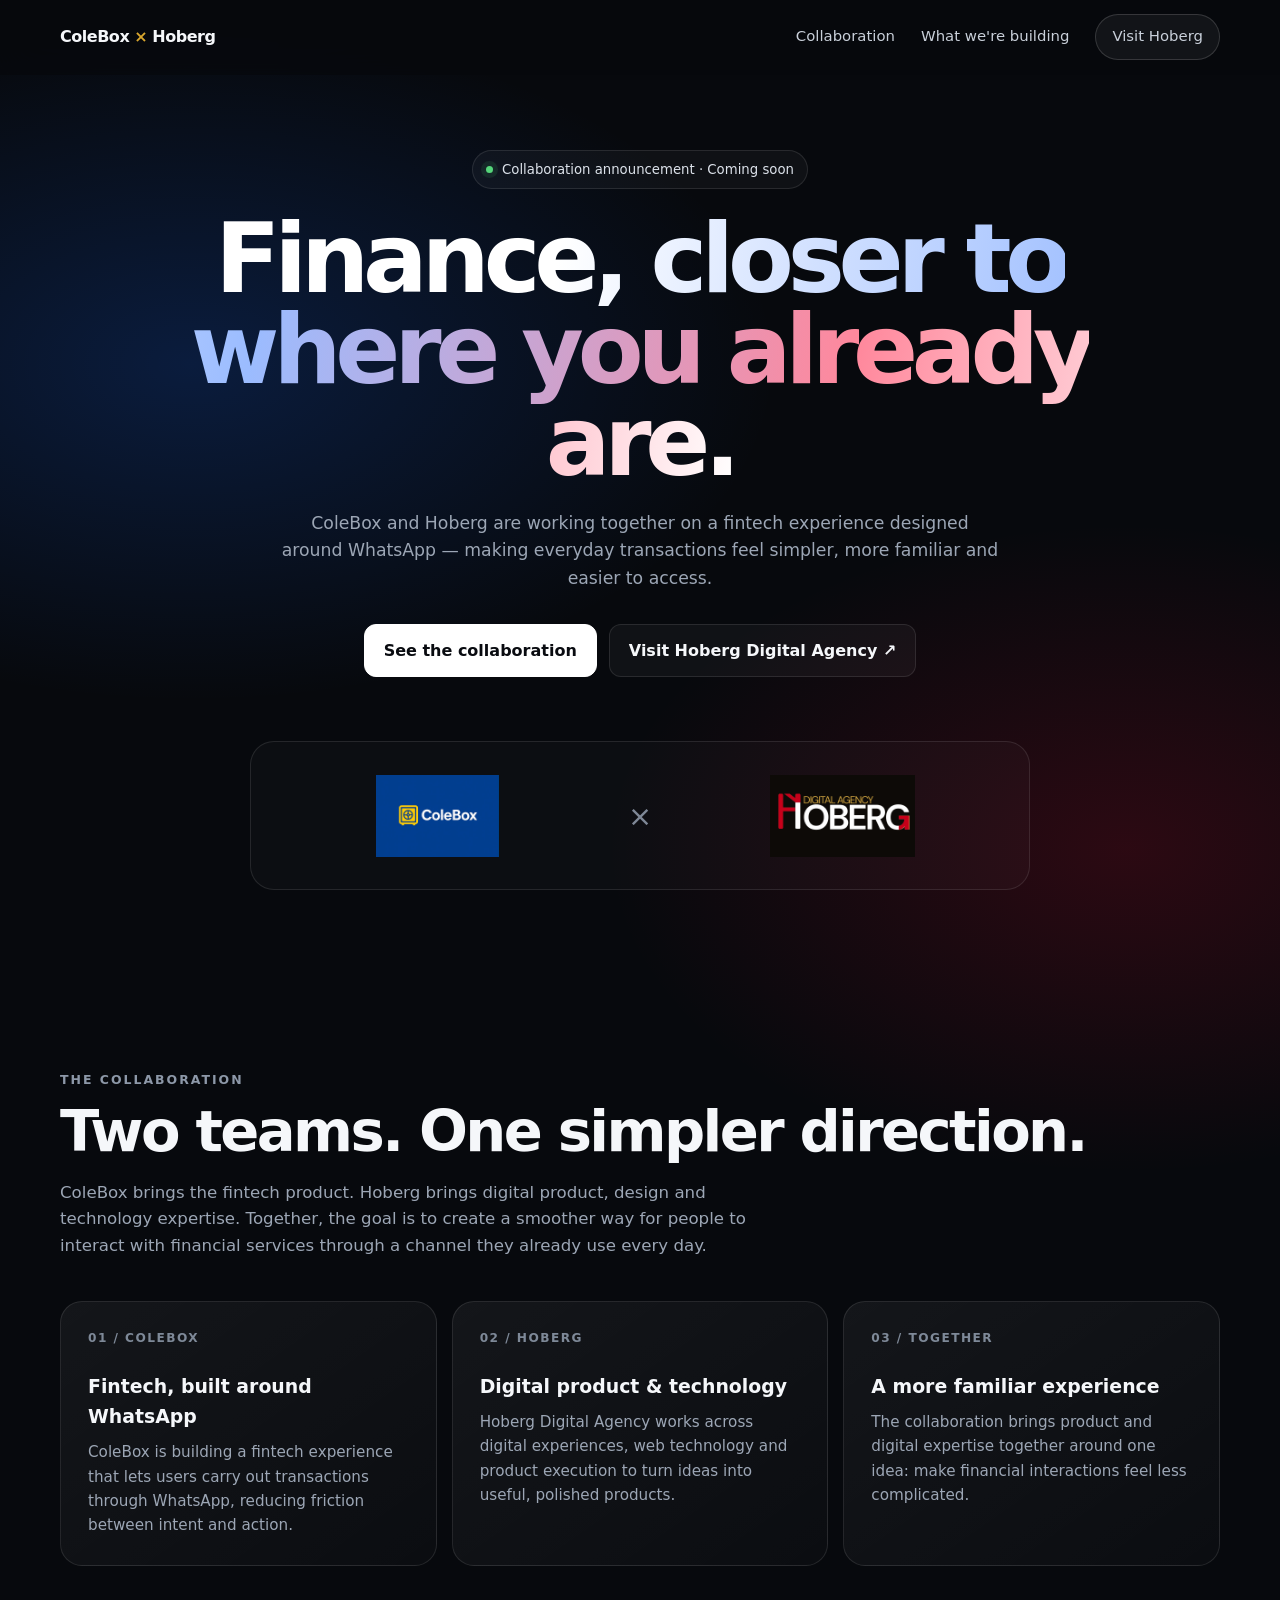
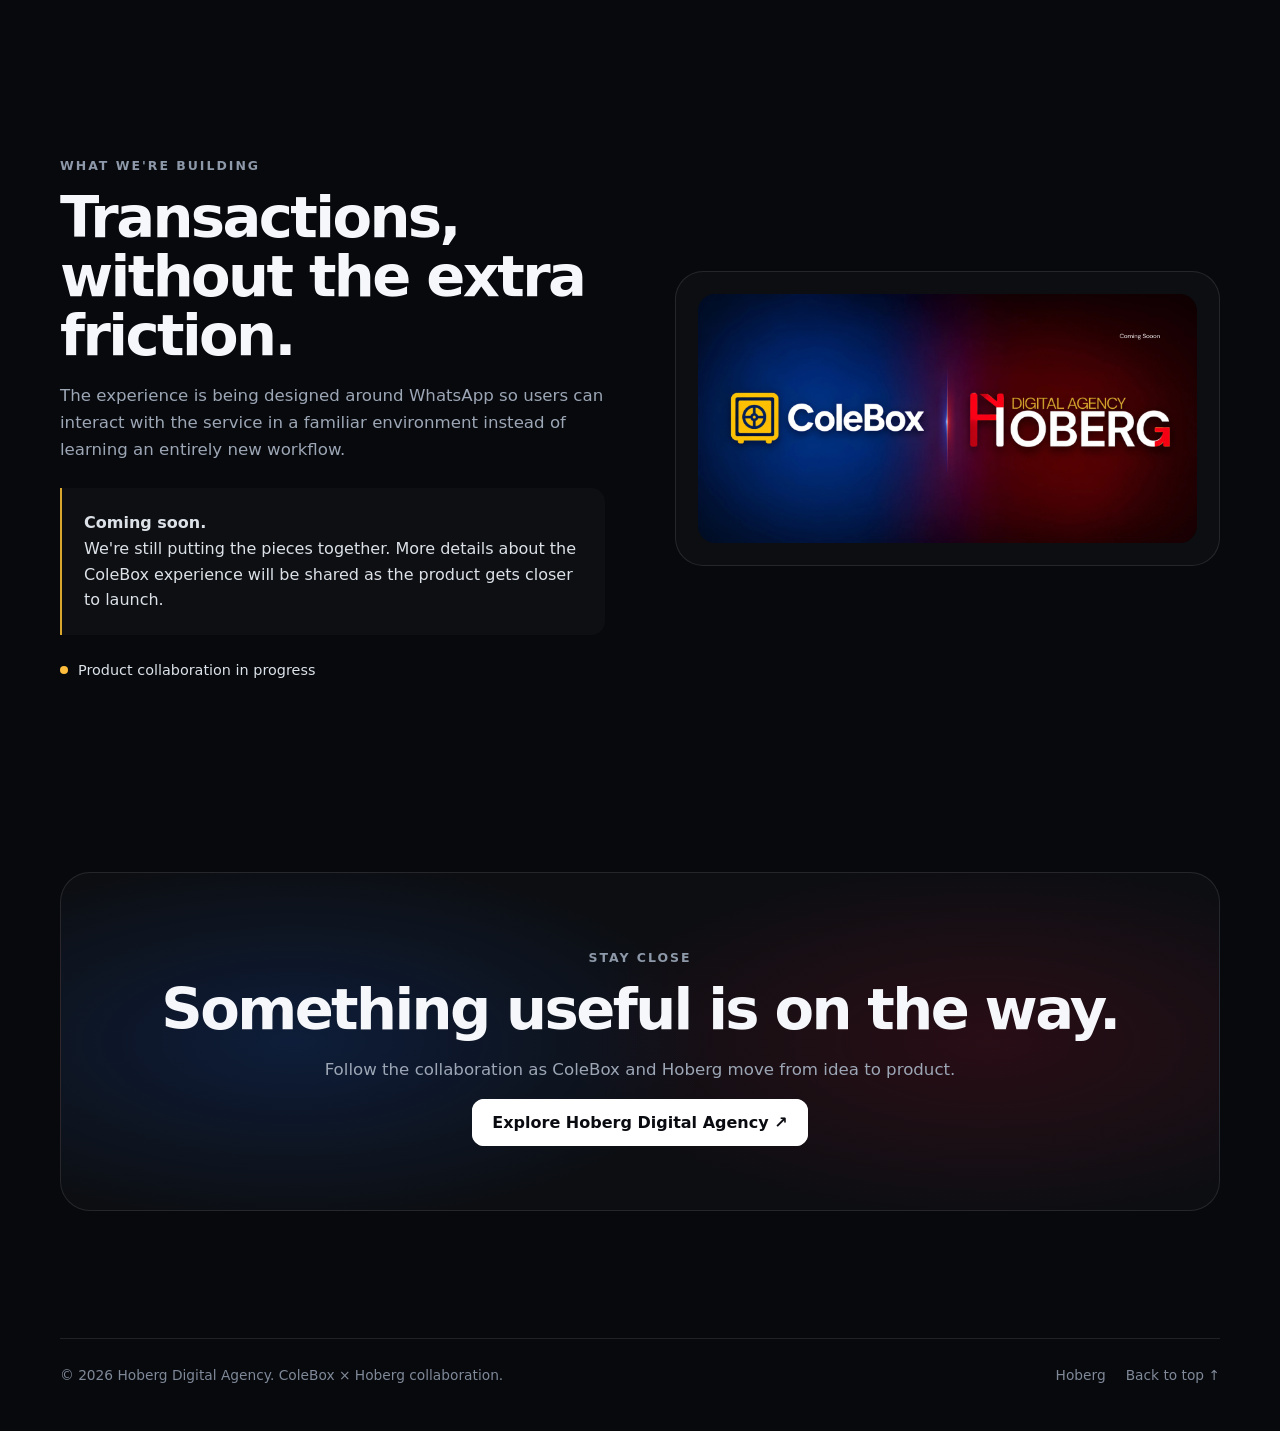
<file: colebox/index.html>
<!doctype html>
<html lang="en">
<head>
  <meta charset="utf-8">
  <meta name="viewport" content="width=device-width, initial-scale=1">
  <title>ColeBox × Hoberg — Building a Better Way to Transact on WhatsApp</title>
  <meta name="description" content="ColeBox and Hoberg are collaborating on a fintech experience designed to make transactions simpler and more accessible through WhatsApp. Coming soon.">
  <meta name="keywords" content="ColeBox, Hoberg, ColeBox fintech, Hoberg Digital Agency, WhatsApp fintech, transactions on WhatsApp, fintech collaboration Nigeria">
  <meta name="msvalidate.01" content="A5B0BF2099CAE7CB0985123D160E2275" />
  <meta name="author" content="Hoberg Digital Agency">
  <meta name="robots" content="index, follow, max-image-preview:large">
  <meta name="theme-color" content="#07090d">
  <link rel="canonical" href="https://hoberg.com.ng/colebox/">
  <link rel="icon" type="image/png" sizes="32x32" href="assets/favicon.png">
  <link rel="icon" type="image/png" sizes="192x192" href="assets/favicon.png">
  <link rel="apple-touch-icon" href="assets/favicon.png">
  <link rel="manifest" href="site.webmanifest">

  <meta property="og:type" content="website">
  <meta property="og:site_name" content="ColeBox × Hoberg">
  <meta property="og:title" content="ColeBox × Hoberg — Coming Soon">
  <meta property="og:description" content="A new collaboration focused on making transactions simpler through WhatsApp.">
  <meta property="og:url" content="https://hoberg.com.ng/colebox/">
  <meta property="og:image" content="assets/colebox-hoberg-og.jpeg">
  <meta property="og:image:alt" content="ColeBox and Hoberg collaboration">
  <meta name="twitter:card" content="summary_large_image">
  <meta name="twitter:title" content="ColeBox × Hoberg — Coming Soon">
  <meta name="twitter:description" content="A new collaboration focused on making transactions simpler through WhatsApp.">
  <meta name="twitter:image" content="assets/colebox-hoberg-og.jpeg">

  <script type="application/ld+json">
  {
    "@context":"https://schema.org",
    "@type":"WebPage",
    "name":"ColeBox × Hoberg Collaboration",
    "description":"Official collaboration page for ColeBox and Hoberg Digital Agency.",
    "url":"https://hoberg.com.ng/colebox/",
    "publisher":{
      "@type":"Organization",
      "name":"Hoberg Digital Agency",
      "url":"https://hoberg.com.ng/"
    },
    "about":[
      {"@type":"Organization","name":"ColeBox"},
      {"@type":"Organization","name":"Hoberg Digital Agency","url":"https://hoberg.com.ng/"}
    ]
  }
  </script>

  <style>
    :root{
      --bg:#07090d;
      --surface:#0d1118;
      --surface-2:#111722;
      --text:#f5f7fa;
      --muted:#9ca6b5;
      --line:rgba(255,255,255,.10);
      --blue:#1769ff;
      --blue-soft:#4c8dff;
      --red:#ed0b2f;
      --gold:#d9a72e;
      --max:1160px;
    }
    *{box-sizing:border-box}
    html{scroll-behavior:smooth}
    body{
      margin:0;
      color:var(--text);
      background:
        radial-gradient(900px 520px at 15% 12%, rgba(23,105,255,.20), transparent 65%),
        radial-gradient(800px 500px at 88% 28%, rgba(237,11,47,.16), transparent 65%),
        var(--bg);
      font-family:Inter,ui-sans-serif,system-ui,-apple-system,BlinkMacSystemFont,"Segoe UI",sans-serif;
      line-height:1.6;
      overflow-x:hidden;
    }
    a{color:inherit;text-decoration:none}
    img{max-width:100%;display:block}
    .container{width:min(var(--max),calc(100% - 40px));margin:auto}
    .nav{
      position:fixed;top:0;left:0;right:0;z-index:20;
      background:rgba(7,9,13,.72);
      border-bottom:1px solid transparent;
      backdrop-filter:blur(18px);
      transition:.25s ease;
    }
    .nav.scrolled{border-color:var(--line)}
    .nav-inner{height:74px;display:flex;align-items:center;justify-content:space-between}
    .brand{font-weight:800;letter-spacing:-.03em}
    .brand span{color:var(--gold)}
    .nav-links{display:flex;gap:26px;align-items:center;color:#c9d0da;font-size:.93rem}
    .nav-links a:hover{color:#fff}
    .nav-cta{
      padding:10px 16px;border:1px solid rgba(255,255,255,.15);
      border-radius:999px;background:rgba(255,255,255,.05)
    }
    .hero{min-height:92vh;padding:150px 0 85px;display:grid;place-items:center;text-align:center;position:relative}
    .eyebrow{
      display:inline-flex;align-items:center;gap:9px;
      border:1px solid var(--line);background:rgba(255,255,255,.035);
      padding:8px 13px;border-radius:999px;color:#dce2ea;font-size:.83rem
    }
    .dot{width:7px;height:7px;border-radius:50%;background:#55d67a;box-shadow:0 0 0 5px rgba(85,214,122,.10)}
    h1{
      font-size:clamp(3rem,7.5vw,6.7rem);line-height:.95;letter-spacing:-.065em;
      margin:25px auto 22px;max-width:1050px
    }
    .gradient{background:linear-gradient(100deg,#fff 18%,#9bbcff 47%,#ff889c 78%,#fff);-webkit-background-clip:text;background-clip:text;color:transparent}
    .hero-copy{max-width:720px;margin:auto;color:var(--muted);font-size:1.08rem}
    .actions{display:flex;justify-content:center;gap:12px;flex-wrap:wrap;margin-top:31px}
    .btn{padding:13px 19px;border-radius:12px;font-weight:700;border:1px solid var(--line);transition:.2s ease}
    .btn:hover{transform:translateY(-2px)}
    .btn-primary{background:#fff;color:#090b10;border-color:#fff}
    .btn-secondary{background:rgba(255,255,255,.04)}
    .logos{
      margin:64px auto 0;padding:26px 30px;
      border:1px solid var(--line);background:rgba(255,255,255,.025);
      border-radius:24px;display:flex;align-items:center;justify-content:center;gap:34px;
      max-width:780px
    }
    .logo-card{height:95px;flex:1;display:grid;place-items:center}
    .logo-card img{max-height:82px;width:auto;max-width:100%;object-fit:contain}
    .plus{font-size:1.8rem;color:#7f8897;font-weight:300}
    section{padding:95px 0}
    .section-kicker{font-size:.78rem;text-transform:uppercase;letter-spacing:.16em;color:#8d98a8;font-weight:800}
    h2{font-size:clamp(2rem,4.5vw,3.8rem);line-height:1.03;letter-spacing:-.045em;margin:12px 0 18px}
    .lead{color:var(--muted);max-width:690px;font-size:1.04rem}
    .grid{display:grid;grid-template-columns:repeat(3,1fr);gap:15px;margin-top:42px}
    .card{
      padding:27px;border:1px solid var(--line);border-radius:22px;
      background:linear-gradient(145deg,rgba(255,255,255,.055),rgba(255,255,255,.018))
    }
    .number{font-size:.76rem;color:#7e8998;font-weight:800;letter-spacing:.12em}
    .card h3{margin:22px 0 9px;font-size:1.18rem}
    .card p{margin:0;color:var(--muted);font-size:.95rem}
    .split{display:grid;grid-template-columns:1fr 1fr;gap:70px;align-items:center}
    .visual{
      border:1px solid var(--line);border-radius:28px;padding:22px;
      background:rgba(255,255,255,.025)
    }
    .visual img{width:100%;border-radius:17px}
    .quote{
      margin-top:25px;padding:22px;border-left:2px solid var(--gold);
      background:rgba(255,255,255,.025);color:#dce1e8;border-radius:0 14px 14px 0
    }
    .status{
      margin-top:24px;display:inline-flex;gap:10px;align-items:center;
      font-size:.9rem;color:#dce2e9
    }
    .status i{width:8px;height:8px;border-radius:50%;background:#ffbd3d}
    .cta{
      text-align:center;padding:75px 30px;border:1px solid var(--line);border-radius:30px;
      background:
        radial-gradient(600px 260px at 20% 50%,rgba(23,105,255,.17),transparent 70%),
        radial-gradient(600px 260px at 80% 50%,rgba(237,11,47,.13),transparent 70%),
        rgba(255,255,255,.025)
    }
    footer{padding:32px 0 45px;color:#7f8998;font-size:.86rem}
    .footer-inner{display:flex;justify-content:space-between;gap:20px;align-items:center;border-top:1px solid var(--line);padding-top:25px}
    .footer-links{display:flex;gap:20px}
    .footer-links a:hover{color:#fff}
    @media(max-width:800px){
      .nav-links a:not(.nav-cta){display:none}
      .hero{padding-top:125px}
      .logos{gap:14px;padding:20px 15px}
      .logo-card{height:70px}
      .logo-card img{max-height:62px}
      .grid,.split{grid-template-columns:1fr}
      .split{gap:30px}
      section{padding:70px 0}
      .footer-inner{align-items:flex-start;flex-direction:column}
    }
    @media(max-width:500px){
      .container{width:min(var(--max),calc(100% - 28px))}
      .hero{min-height:auto;padding-bottom:65px}
      h1{font-size:3.25rem}
      .logos{border-radius:18px}
      .plus{font-size:1.3rem}
      .logo-card img{max-width:95%}
    }
    @media(prefers-reduced-motion:reduce){
      html{scroll-behavior:auto}
      *{transition:none!important}
    }
  </style>
</head>
<body>
  <header class="nav" id="nav">
    <div class="container nav-inner">
      <a class="brand" href="#top" aria-label="ColeBox and Hoberg collaboration home">ColeBox <span>×</span> Hoberg</a>
      <nav class="nav-links" aria-label="Main navigation">
        <a href="#collaboration">Collaboration</a>
        <a href="#approach">What we're building</a>
        <a class="nav-cta" href="https://hoberg.com.ng/" target="_blank" rel="noopener">Visit Hoberg</a>
      </nav>
    </div>
  </header>

  <main id="top">
    <section class="hero">
      <div class="container">
        <div class="eyebrow"><span class="dot"></span> Collaboration announcement · Coming soon</div>
        <h1><span class="gradient">Finance, closer to where you already are.</span></h1>
        <p class="hero-copy">
          ColeBox and Hoberg are working together on a fintech experience designed around WhatsApp —
          making everyday transactions feel simpler, more familiar and easier to access.
        </p>
        <div class="actions">
          <a class="btn btn-primary" href="#collaboration">See the collaboration</a>
          <a class="btn btn-secondary" href="https://hoberg.com.ng/" target="_blank" rel="noopener">Visit Hoberg Digital Agency ↗</a>
        </div>

        <div class="logos" aria-label="ColeBox and Hoberg logos">
          <div class="logo-card"><img src="assets/colebox-logo.jpeg" alt="ColeBox logo"></div>
          <div class="plus" aria-hidden="true">×</div>
          <div class="logo-card"><img src="assets/hoberg-logo.png" alt="Hoberg Digital Agency logo"></div>
        </div>
      </div>
    </section>

    <section id="collaboration">
      <div class="container">
        <div class="section-kicker">The collaboration</div>
        <h2>Two teams. One simpler direction.</h2>
        <p class="lead">
          ColeBox brings the fintech product. Hoberg brings digital product, design and technology expertise.
          Together, the goal is to create a smoother way for people to interact with financial services through a channel they already use every day.
        </p>

        <div class="grid">
          <article class="card">
            <div class="number">01 / COLEBOX</div>
            <h3>Fintech, built around WhatsApp</h3>
            <p>ColeBox is building a fintech experience that lets users carry out transactions through WhatsApp, reducing friction between intent and action.</p>
          </article>
          <article class="card">
            <div class="number">02 / HOBERG</div>
            <h3>Digital product & technology</h3>
            <p>Hoberg Digital Agency works across digital experiences, web technology and product execution to turn ideas into useful, polished products.</p>
          </article>
          <article class="card">
            <div class="number">03 / TOGETHER</div>
            <h3>A more familiar experience</h3>
            <p>The collaboration brings product and digital expertise together around one idea: make financial interactions feel less complicated.</p>
          </article>
        </div>
      </div>
    </section>

    <section id="approach">
      <div class="container split">
        <div>
          <div class="section-kicker">What we're building</div>
          <h2>Transactions, without the extra friction.</h2>
          <p class="lead">
            The experience is being designed around WhatsApp so users can interact with the service in a familiar environment instead of learning an entirely new workflow.
          </p>
          <div class="quote">
            <strong>Coming soon.</strong><br>
            We're still putting the pieces together. More details about the ColeBox experience will be shared as the product gets closer to launch.
          </div>
          <div class="status"><i></i> Product collaboration in progress</div>
        </div>
        <div class="visual">
          <img src="assets/colebox-hoberg-og.jpeg" alt="ColeBox and Hoberg collaboration visual">
        </div>
      </div>
    </section>

    <section>
      <div class="container">
        <div class="cta">
          <div class="section-kicker">Stay close</div>
          <h2>Something useful is on the way.</h2>
          <p class="lead" style="margin:0 auto 26px">
            Follow the collaboration as ColeBox and Hoberg move from idea to product.
          </p>
          <a class="btn btn-primary" href="https://hoberg.com.ng/" target="_blank" rel="noopener">Explore Hoberg Digital Agency ↗</a>
        </div>
      </div>
    </section>
  </main>

  <footer>
    <div class="container footer-inner">
      <div>© <span id="year"></span> Hoberg Digital Agency. ColeBox × Hoberg collaboration.</div>
      <div class="footer-links">
        <a href="https://hoberg.com.ng/" target="_blank" rel="noopener">Hoberg</a>
        <a href="#top">Back to top ↑</a>
      </div>
    </div>
  </footer>

  <script>
    const nav = document.getElementById('nav');
    const year = document.getElementById('year');
    year.textContent = new Date().getFullYear();
    const onScroll = () => nav.classList.toggle('scrolled', window.scrollY > 10);
    onScroll();
    window.addEventListener('scroll', onScroll, {passive:true});
  </script>
</body>
</html>
</file>
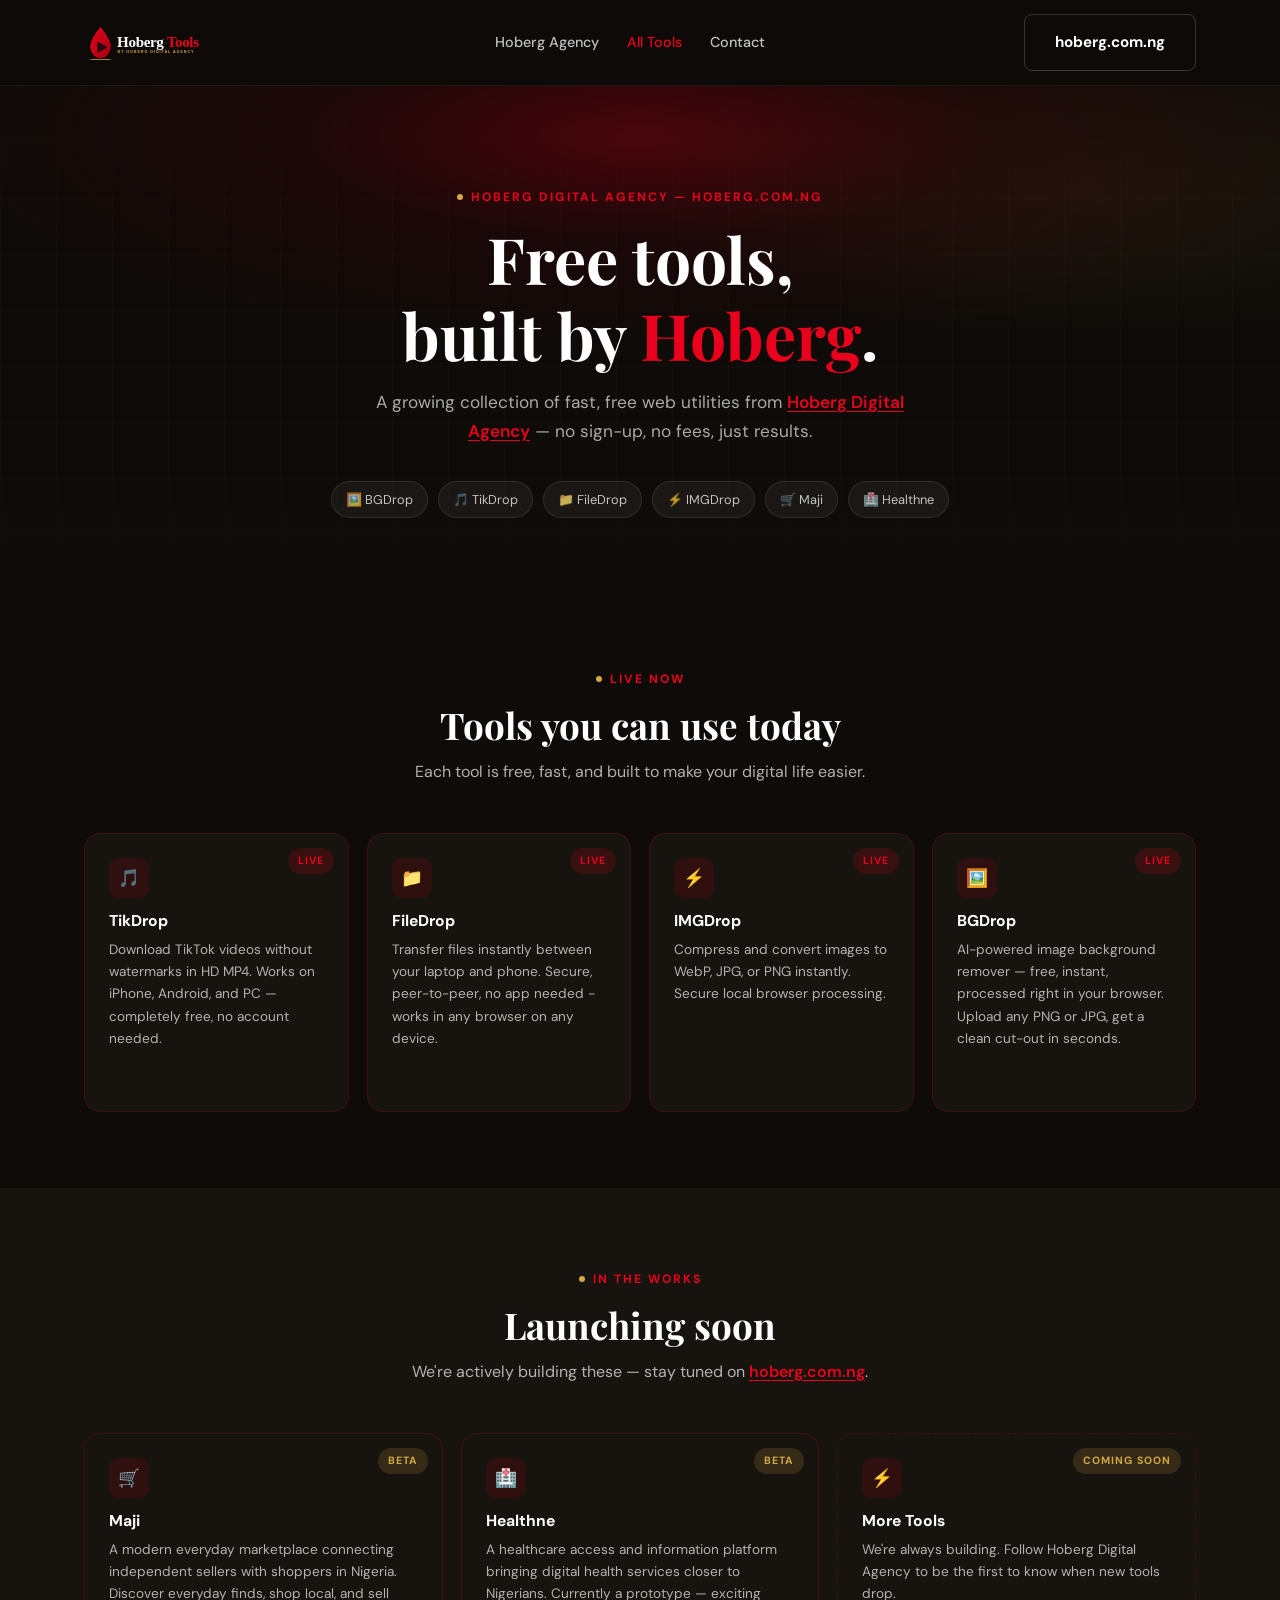
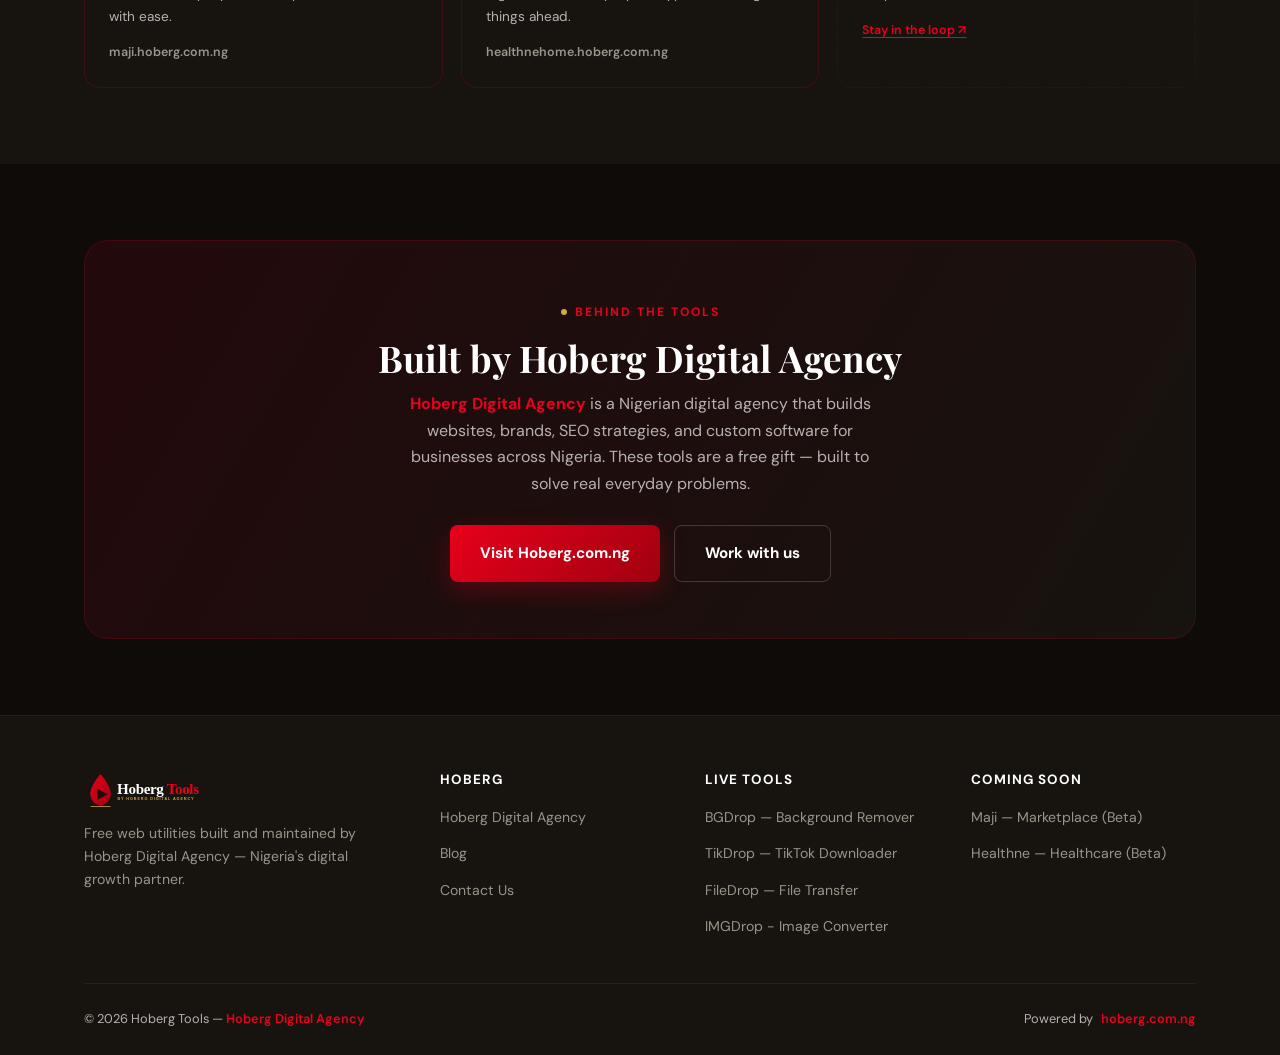
<file: tools/index.html>
<!DOCTYPE html>
<html lang="en-NG">
<head>
<meta charset="UTF-8">
<meta name="viewport" content="width=device-width, initial-scale=1.0">

<!-- ===== PRIMARY SEO ===== -->
<title>Hoberg Tools — Free Web Utilities by Hoberg Digital Agency Nigeria</title>
<meta name="description" content="Hoberg Tools is a growing suite of free, fast web utilities built by Hoberg Digital Agency, Nigeria. Download TikTok videos, remove image backgrounds, transfer files instantly, and more — no sign-up required.">
<meta name="keywords" content="Hoberg Tools, Hoberg Digital Agency, free web tools Nigeria, TikDrop, BGDrop, FileDrop, TikTok downloader Nigeria, background remover free, file transfer tool, Maji marketplace, Healthne healthcare Nigeria, free tools online, Hoberg, hoberg.com.ng">
<meta name="robots" content="index, follow, max-image-preview:large, max-snippet:-1, max-video-preview:-1">
<meta name="author" content="Hoberg Digital Agency">
<meta name="theme-color" content="#C8001A">
<link rel="canonical" href="https://hoberg.com.ng/tools/">

<!-- ===== OPEN GRAPH (Facebook, LinkedIn, WhatsApp, iMessage, Telegram) ===== -->
<meta property="og:type" content="website">
<meta property="og:site_name" content="Hoberg Tools">
<meta property="og:title" content="Hoberg Tools — Free Web Utilities by Hoberg Digital Agency">
<meta property="og:description" content="BGDrop, TikDrop, FileDrop, Maji & Healthne — free tools built by Hoberg Digital Agency, Nigeria. No sign-up needed.">
<meta property="og:url" content="https://hoberg.com.ng/tools/">
<meta property="og:image" content="https://goodluck-iyanu.github.io/hoberg-site/tools/assets/og-image.png">
<meta property="og:image:type" content="image/png">
<meta property="og:image:width" content="1200">
<meta property="og:image:height" content="630">
<meta property="og:image:alt" content="Hoberg Tools — Free Web Utilities by Hoberg Digital Agency Nigeria">
<meta property="og:locale" content="en_NG">

<!-- ===== TWITTER / X CARD ===== -->
<meta name="twitter:card" content="summary_large_image">
<meta name="twitter:site" content="@HobergAgency">
<meta name="twitter:title" content="Hoberg Tools — Free Web Utilities by Hoberg Digital Agency">
<meta name="twitter:description" content="BGDrop, TikDrop, FileDrop, Maji & Healthne — free tools built by Hoberg Digital Agency, Nigeria. No sign-up.">
<meta name="twitter:image" content="https://goodluck-iyanu.github.io/hoberg-site/tools/assets/og-image.png">
<meta name="twitter:image:alt" content="Hoberg Tools — Free Web Utilities by Hoberg Digital Agency">

<!-- ===== FAVICON & ICONS ===== -->
<!-- Modern SVG favicon (shows in Chrome, Firefox, Edge, Safari 15+) -->
<link rel="icon" href="assets/favicon.svg" type="image/svg+xml">
<!-- Fallback PNG favicon (for older browsers) — use your favicon.svg path -->
<link rel="shortcut icon" href="assets/favicon.svg">
<!-- Apple Touch Icon (used when saved to iPhone/Android home screen) -->
<link rel="apple-touch-icon" href="assets/favicon.svg">
<!-- Sitemap reference -->
<link rel="sitemap" type="application/xml" href="sitemap.xml">

<!-- ===== FONTS ===== -->
<link rel="preconnect" href="https://fonts.googleapis.com">
<link rel="preconnect" href="https://fonts.gstatic.com" crossorigin>
<link href="https://fonts.googleapis.com/css2?family=Playfair+Display:wght@700;800&family=DM+Sans:wght@400;500;600;700&display=swap" rel="stylesheet">

<!-- ===== STYLES ===== -->
<link rel="stylesheet" href="css/style.css">

<!-- ===== STRUCTURED DATA (Schema.org / AI-readable) ===== -->
<script type="application/ld+json">
{
  "@context": "https://schema.org",
  "@type": "CollectionPage",
  "name": "Hoberg Tools",
  "url": "https://hoberg.com.ng/tools/",
  "description": "A growing suite of free, fast web utilities built by Hoberg Digital Agency, Nigeria — including a TikTok video downloader, AI image background remover, instant file transfer tool, an everyday marketplace, and a healthcare access platform.",
  "keywords": "Hoberg Tools, TikDrop, BGDrop, FileDrop, Maji, Healthne, free tools, Nigeria, Hoberg Digital Agency",
  "publisher": {
    "@type": "Organization",
    "name": "Hoberg Digital Agency",
    "url": "https://hoberg.com.ng",
    "logo": { "@type": "ImageObject", "url": "https://hoberg.com.ng/assets/logo.svg" },
    "sameAs": ["https://hoberg.com.ng", "https://hoberg.com.ng/tools/"]
  },
  "hasPart": [
    {
      "@type": "WebApplication",
      "name": "BGDrop",
      "alternateName": "BG Drop — Free AI Background Remover",
      "url": "https://bgdrop.hoberg.com.ng",
      "description": "A free AI-powered image background removal tool. Upload any PNG or JPG image and strip the background instantly — processed securely in your browser, no uploads to a server.",
      "applicationCategory": "MultimediaApplication",
      "operatingSystem": "All",
      "offers": { "@type": "Offer", "price": "0", "priceCurrency": "NGN" }
    },
    {
      "@type": "WebApplication",
      "name": "TikDrop",
      "alternateName": "Hoberg TikTok Downloader",
      "url": "https://tikdrop.hoberg.com.ng",
      "description": "A free TikTok video downloader. Download TikTok videos in HD MP4 quality without watermarks on iPhone, Android, or PC.",
      "applicationCategory": "MultimediaApplication",
      "operatingSystem": "All",
      "offers": { "@type": "Offer", "price": "0", "priceCurrency": "NGN" }
    },
    {
      "@type": "WebApplication",
      "name": "FileDrop",
      "alternateName": "FileDrop — Instant File Transfer",
      "url": "https://filedrop.hoberg.com.ng",
      "description": "Transfer files instantly between your laptop, iPhone, Android, or any device. Secure, peer-to-peer file sharing compatible with all mobile browsers — no app needed.",
      "applicationCategory": "UtilitiesApplication",
      "operatingSystem": "All",
      "offers": { "@type": "Offer", "price": "0", "priceCurrency": "NGN" }
    },
    {
      "@type": "WebSite",
      "name": "Maji",
      "alternateName": "Maji Marketplace",
      "url": "https://maji.hoberg.com.ng",
      "description": "A modern everyday marketplace connecting independent sellers with shoppers in Nigeria. Shop and sell a wide range of products.",
      "creator": { "@type": "Organization", "name": "Hoberg Digital Agency", "url": "https://hoberg.com.ng" }
    },
    {
      "@type": "WebSite",
      "name": "Healthne",
      "alternateName": "Healthne Home — Healthcare Access Platform",
      "url": "https://healthnehome.hoberg.com.ng",
      "description": "A healthcare technology platform concept by Hoberg Digital Agency, showcasing the future of healthcare information and digital health services in Nigeria.",
      "creator": { "@type": "Organization", "name": "Hoberg Digital Agency", "url": "https://hoberg.com.ng" }
    }
  ]
}
</script>
</head>

<body>
<a class="skip-link" href="#main">Skip to content</a>

<!-- ============================================================
     HEADER / NAV
     ============================================================ -->
<header class="site-header">
  <div class="nav-wrap container">
    <a class="logo-link" href="index.html" aria-label="Hoberg Tools home">
      <img src="assets/logo.svg" alt="Hoberg Tools — Built by Hoberg Digital Agency" width="150" height="55">
    </a>
    <nav class="main-nav" aria-label="Primary navigation">
      <ul>
        <li><a href="https://hoberg.com.ng" target="_blank" rel="noopener">Hoberg Agency</a></li>
        <li><a href="index.html" class="active">All Tools</a></li>
        <li><a href="https://hoberg.com.ng/#contact" target="_blank" rel="noopener">Contact</a></li>
      </ul>
    </nav>
    <div class="nav-cta">
      <a class="btn btn-outline" href="https://hoberg.com.ng" target="_blank" rel="noopener">hoberg.com.ng</a>
      <button class="nav-toggle" aria-label="Toggle menu" aria-expanded="false">
        <span></span><span></span><span></span>
      </button>
    </div>
  </div>
</header>

<!-- ============================================================
     MAIN CONTENT
     ============================================================ -->
<main id="main">

  <!-- ===== HERO ===== -->
  <section class="hero" aria-label="Hoberg Tools hero">
    <div class="hero-grid-overlay" aria-hidden="true"></div>
    <div class="hero-inner container">
      <span class="eyebrow fade-in" style="--d:0s"><span class="dot"></span>Hoberg Digital Agency — hoberg.com.ng</span>
      <h1 class="fade-in" style="--d:.1s">Free tools,<br>built by <span class="accent">Hoberg</span>.</h1>
      <p class="hero-sub fade-in" style="--d:.2s">
        A growing collection of fast, free web utilities from
        <a href="https://hoberg.com.ng" target="_blank" rel="noopener" class="hero-link">Hoberg Digital Agency</a>
        — no sign-up, no fees, just results.
      </p>
      <div class="hero-tags fade-in" style="--d: 0.2s">
        <span>🖼️ BGDrop</span>
        <span>🎵 TikDrop</span>
        <span>📁 FileDrop</span>
        <span>⚡ IMGDrop</span>
        <span>🛒 Maji</span>
        <span>🏥 Healthne</span>
      </div>
    </div>
  </section>

  <!-- ===== LIVE TOOLS ===== -->
  <section class="section" id="live-tools" aria-label="Live tools">
    <div class="container">
      <div class="section-header reveal">
        <span class="eyebrow"><span class="dot"></span>Live Now</span>
        <h2>Tools you can use today</h2>
        <p>Each tool is free, fast, and built to make your digital life easier.</p>
      </div>
      <div class="tools-grid">

        <!-- TikDrop -->
        <a class="tool-card reveal" href="https://tikdrop.hoberg.com.ng" target="_blank" rel="noopener" style="--d:.05s"
           aria-label="TikDrop – Free TikTok Video Downloader without watermark">
          <span class="badge live">Live</span>
          <div class="tool-icon">🎵</div>
          <h3>TikDrop</h3>
          <p>Download TikTok videos without watermarks in HD MP4. Works on iPhone, Android, and PC — completely free, no account needed.</p>
          <div class="tool-url">tikdrop.hoberg.com.ng ↗</div>
        </a>

        <!-- FileDrop -->
        <a class="tool-card reveal" href="https://filedrop.hoberg.com.ng" target="_blank" rel="noopener" style="--d:.1s"
           aria-label="FileDrop - Instant peer-to-peer file transfer between devices">
          <span class="badge live">Live</span>
          <div class="tool-icon">📁</div>
          <h3>FileDrop</h3>
          <p>Transfer files instantly between your laptop and phone. Secure, peer-to-peer, no app needed - works in any browser on any device.</p>
          <div class="tool-url">filedrop.hoberg.com.ng ↗</div>
        </a>

        <!-- IMGDrop -->
        <a class="tool-card reveal" href="https://imgdrop.hoberg.com.ng" target="_blank" rel="noopener" style="--d:.15s"
           aria-label="IMGDrop - Compress and convert images">
          <span class="badge live">Live</span>
          <div class="tool-icon">⚡</div>
          <h3>IMGDrop</h3>
          <p>Compress and convert images to WebP, JPG, or PNG instantly. Secure local browser processing.</p>
          <div class="tool-url">imgdrop.hoberg.com.ng ↗</div>
        </a>

        <!-- BGDrop -->
        <a class="tool-card reveal" href="https://bgdrop.hoberg.com.ng" target="_blank" rel="noopener" style="--d:.2s"
           aria-label="BGDrop – Free AI Image Background Remover by Hoberg">
          <span class="badge live">Live</span>
          <div class="tool-icon">🖼️</div>
          <h3>BGDrop</h3>
          <p>AI-powered image background remover — free, instant, processed right in your browser. Upload any PNG or JPG, get a clean cut-out in seconds.</p>
          <div class="tool-url">bgdrop.hoberg.com.ng ↗</div>
        </a>

      </div>
    </div>
  </section>

  <!-- ===== COMING SOON ===== -->
  <section class="section section-alt" id="coming-soon" aria-label="Coming soon tools from Hoberg">
    <div class="container">
      <div class="section-header reveal">
        <span class="eyebrow"><span class="dot dot-gold"></span>In the Works</span>
        <h2>Launching soon</h2>
        <p>We're actively building these — stay tuned on <a href="https://hoberg.com.ng" target="_blank" rel="noopener" class="inline-link">hoberg.com.ng</a>.</p>
      </div>
      <div class="tools-grid">

        <!-- Maji -->
        <div class="tool-card reveal soon" style="--d:.05s">
          <span class="badge badge-soon">Beta</span>
          <div class="tool-icon">🛒</div>
          <h3>Maji</h3>
          <p>A modern everyday marketplace connecting independent sellers with shoppers in Nigeria. Discover everyday finds, shop local, and sell with ease.</p>
          <div class="tool-url-soon">maji.hoberg.com.ng</div>
        </div>

        <!-- Healthne -->
        <div class="tool-card reveal soon" style="--d:.1s">
          <span class="badge badge-soon">Beta</span>
          <div class="tool-icon">🏥</div>
          <h3>Healthne</h3>
          <p>A healthcare access and information platform bringing digital health services closer to Nigerians. Currently a prototype — exciting things ahead.</p>
          <div class="tool-url-soon">healthnehome.hoberg.com.ng</div>
        </div>

        <!-- More -->
        <div class="tool-card reveal soon placeholder-card" style="--d:.15s">
          <span class="badge badge-soon">Coming Soon</span>
          <div class="tool-icon">⚡</div>
          <h3>More Tools</h3>
          <p>We're always building. Follow Hoberg Digital Agency to be the first to know when new tools drop.</p>
          <a href="https://hoberg.com.ng/#contact" target="_blank" rel="noopener" class="tool-url-soon inline-link">Stay in the loop ↗</a>
        </div>

      </div>
    </div>
  </section>

  <!-- ===== AGENCY CTA ===== -->
  <section class="section" id="about-hoberg" aria-label="About Hoberg Digital Agency">
    <div class="container">
      <div class="cta-panel reveal">
        <span class="eyebrow"><span class="dot"></span>Behind the Tools</span>
        <h2>Built by Hoberg Digital Agency</h2>
        <p>
          <a href="https://hoberg.com.ng" target="_blank" rel="noopener" class="cta-link"><strong>Hoberg Digital Agency</strong></a>
          is a Nigerian digital agency that builds websites, brands, SEO strategies, and custom software for businesses across Nigeria.
          These tools are a free gift — built to solve real everyday problems.
        </p>
        <div class="cta-actions">
          <a class="btn btn-gold" href="https://hoberg.com.ng" target="_blank" rel="noopener">Visit Hoberg.com.ng</a>
          <a class="btn btn-outline" href="https://hoberg.com.ng/#contact" target="_blank" rel="noopener">Work with us</a>
        </div>
      </div>
    </div>
  </section>

</main>

<!-- ============================================================
     FOOTER
     ============================================================ -->
<footer class="site-footer" aria-label="Site footer">
  <div class="container">
    <div class="footer-grid">

      <div class="footer-brand">
        <a class="logo-link" href="index.html" aria-label="Hoberg Tools home">
          <img src="assets/logo.svg" alt="Hoberg Tools logo" width="140" height="51">
        </a>
        <p>Free web utilities built and maintained by <a href="https://hoberg.com.ng" target="_blank" rel="noopener">Hoberg Digital Agency</a> — Nigeria's digital growth partner.</p>
      </div>

      <div class="footer-col">
        <h4>Hoberg</h4>
        <ul>
          <li><a href="https://hoberg.com.ng" target="_blank" rel="noopener">Hoberg Digital Agency</a></li>
          <li><a href="https://hoberg.com.ng/blog/index.html" target="_blank" rel="noopener">Blog</a></li>
          <li><a href="https://hoberg.com.ng/#contact" target="_blank" rel="noopener">Contact Us</a></li>
        </ul>
      </div>

      <div class="footer-col">
        <h4>Live Tools</h4>
        <ul>
          <li><a href="https://bgdrop.hoberg.com.ng" target="_blank" rel="noopener">BGDrop — Background Remover</a></li>
          <li><a href="https://tikdrop.hoberg.com.ng" target="_blank" rel="noopener">TikDrop — TikTok Downloader</a></li>
          <li><a href="https://filedrop.hoberg.com.ng" target="_blank" rel="noopener">FileDrop — File Transfer</a></li>
          <li><a href="https://imgdrop.hoberg.com.ng" target="_blank" rel="noopener">IMGDrop - Image Converter</a></li>
        </ul>
      </div>

      <div class="footer-col">
        <h4>Coming Soon</h4>
        <ul>
          <li><a href="https://maji.hoberg.com.ng" target="_blank" rel="noopener">Maji — Marketplace (Beta)</a></li>
          <li><a href="https://healthnehome.hoberg.com.ng" target="_blank" rel="noopener">Healthne — Healthcare (Beta)</a></li>
        </ul>
      </div>

    </div>

    <div class="footer-bottom">
      <p>&copy; 2026 Hoberg Tools — <a href="https://hoberg.com.ng" target="_blank" rel="noopener">Hoberg Digital Agency</a></p>
      <p class="powered-badge">Powered by <a href="https://hoberg.com.ng" target="_blank" rel="noopener">hoberg.com.ng</a></p>
    </div>
  </div>
</footer>

<script src="js/main.js" defer></script>
</body>
</html>
</file>
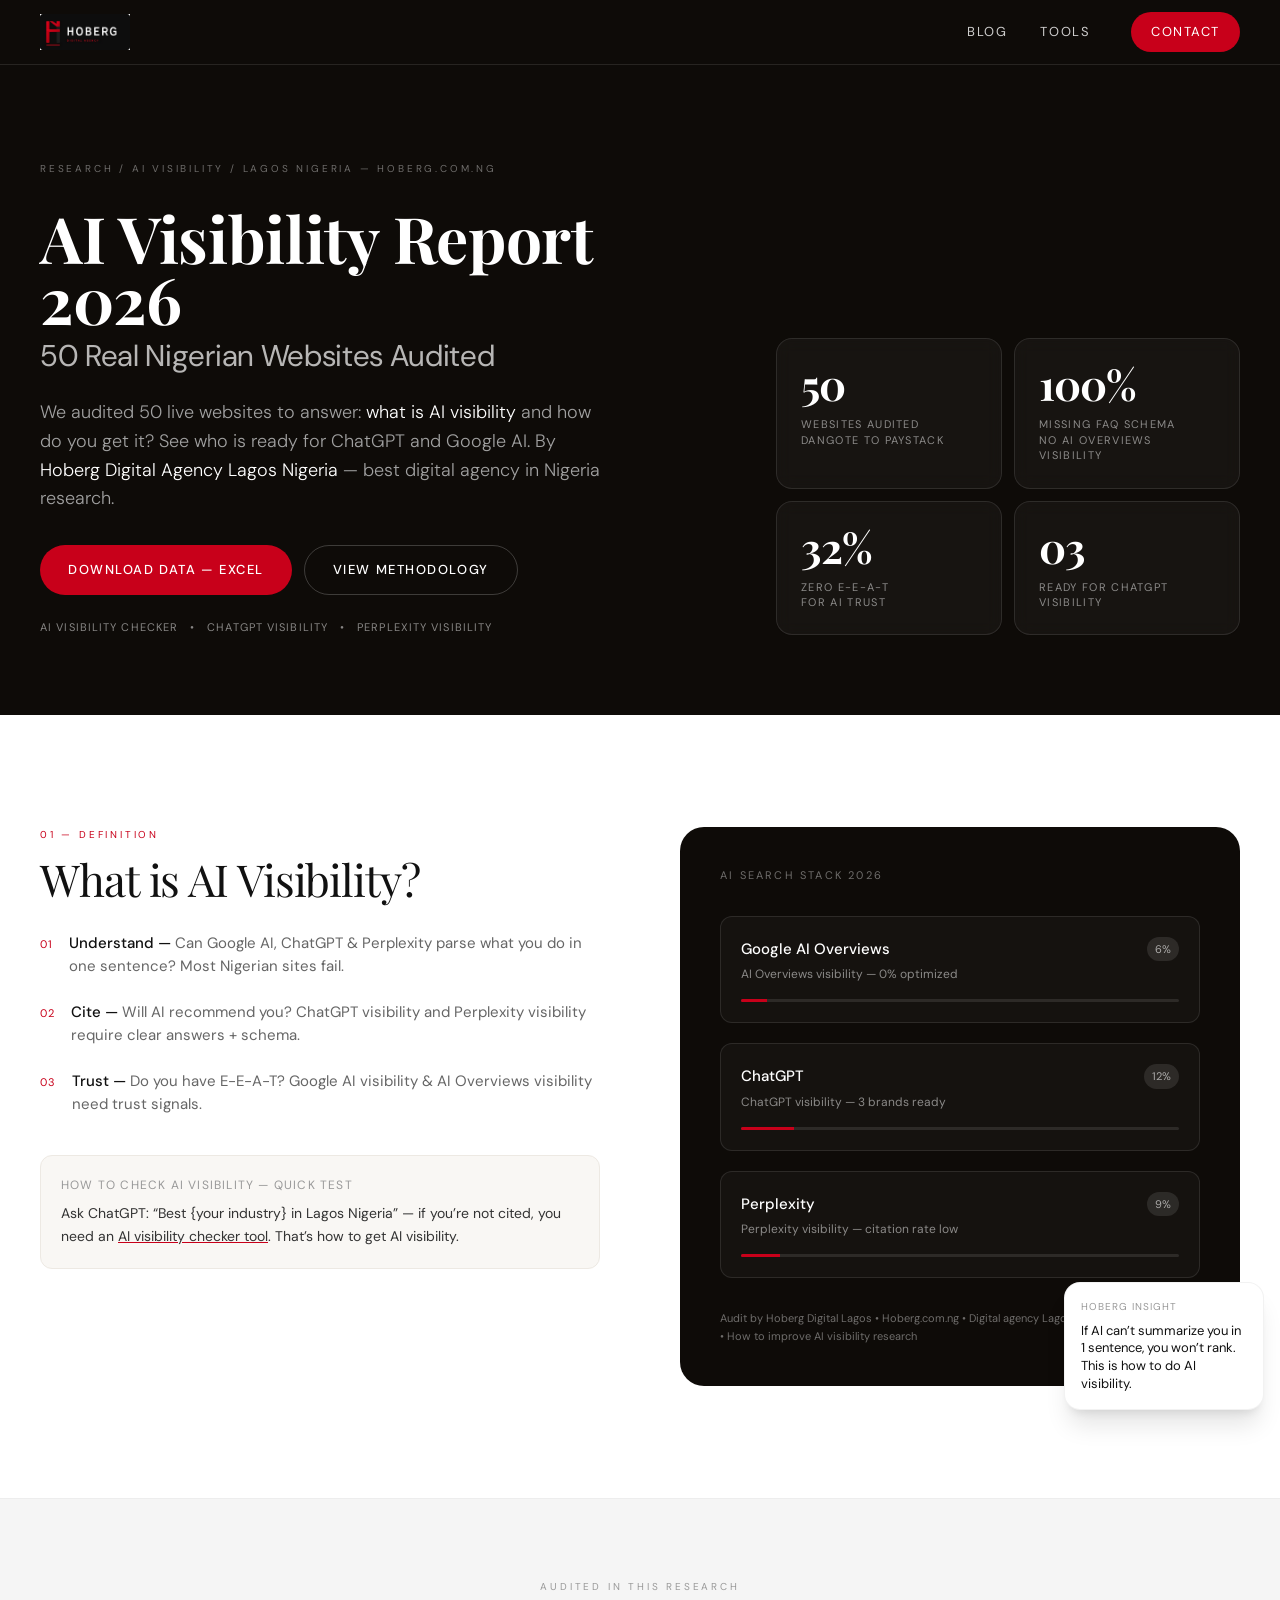
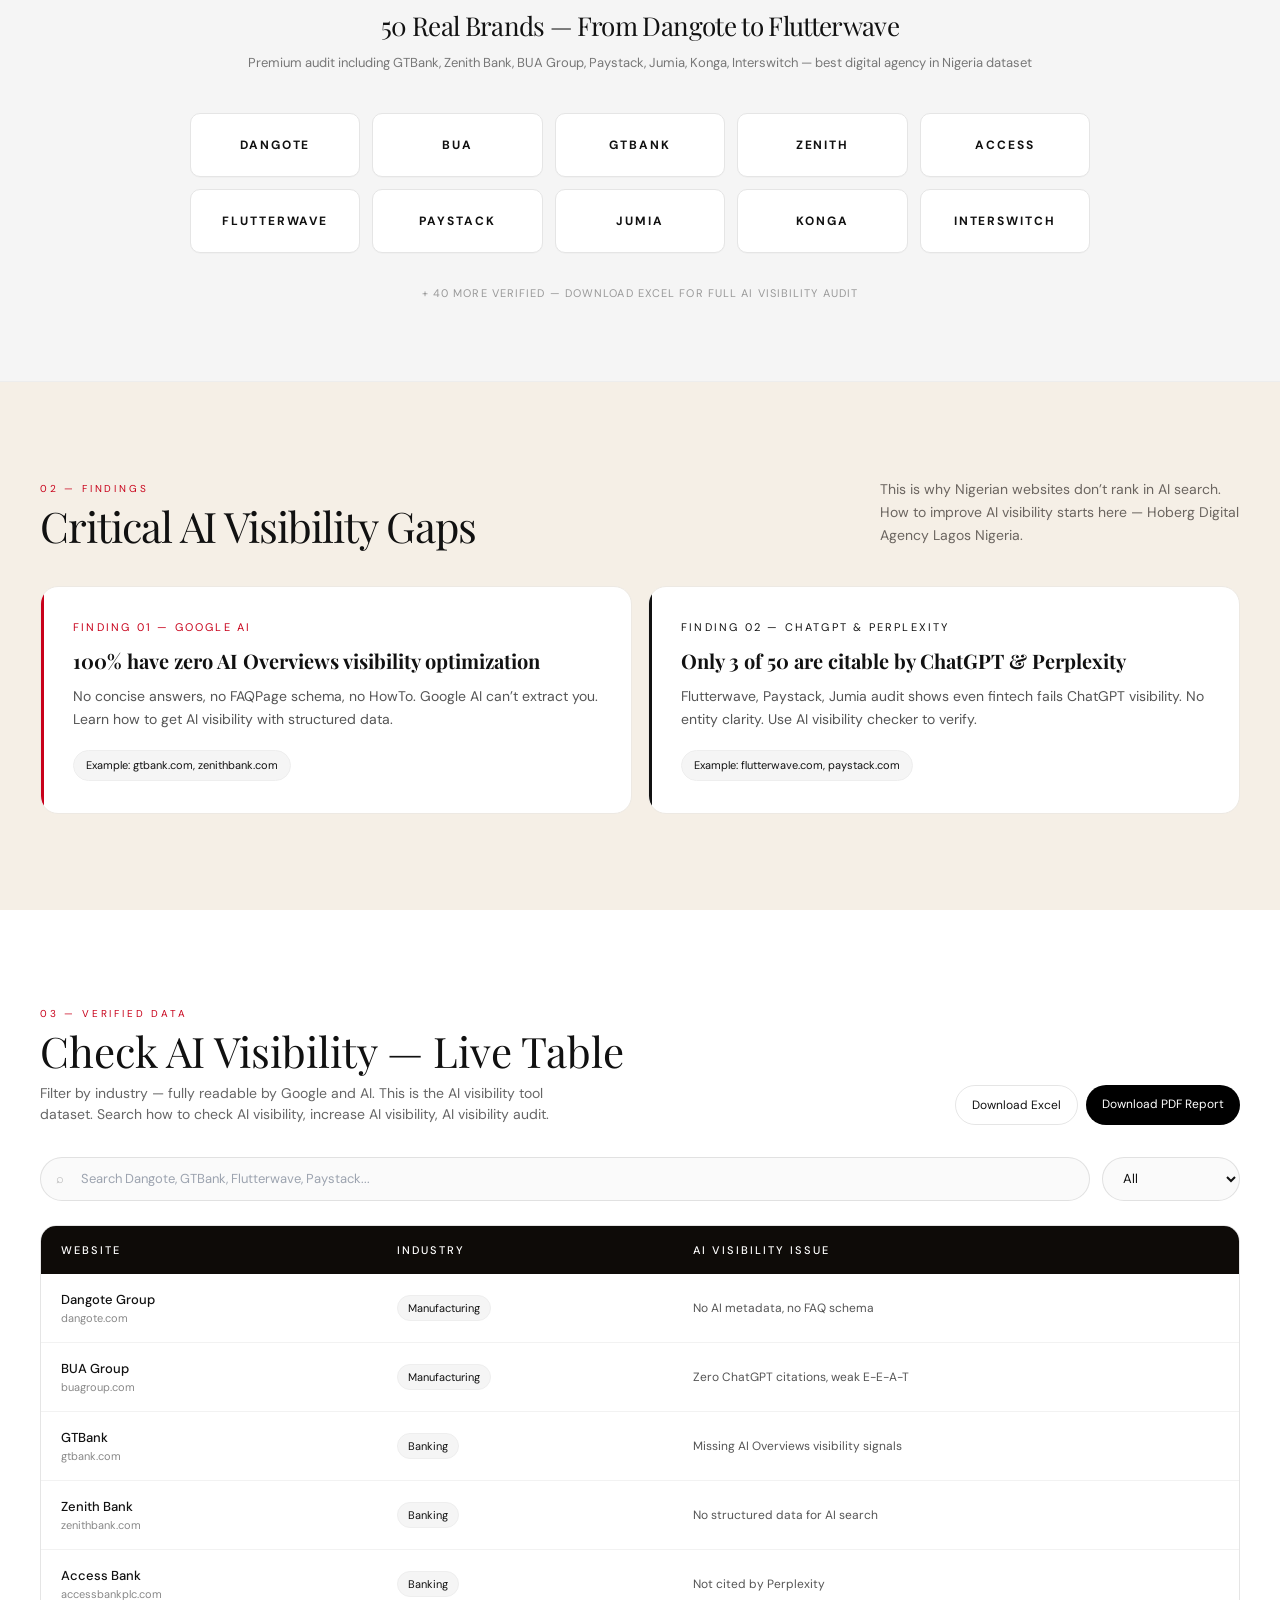
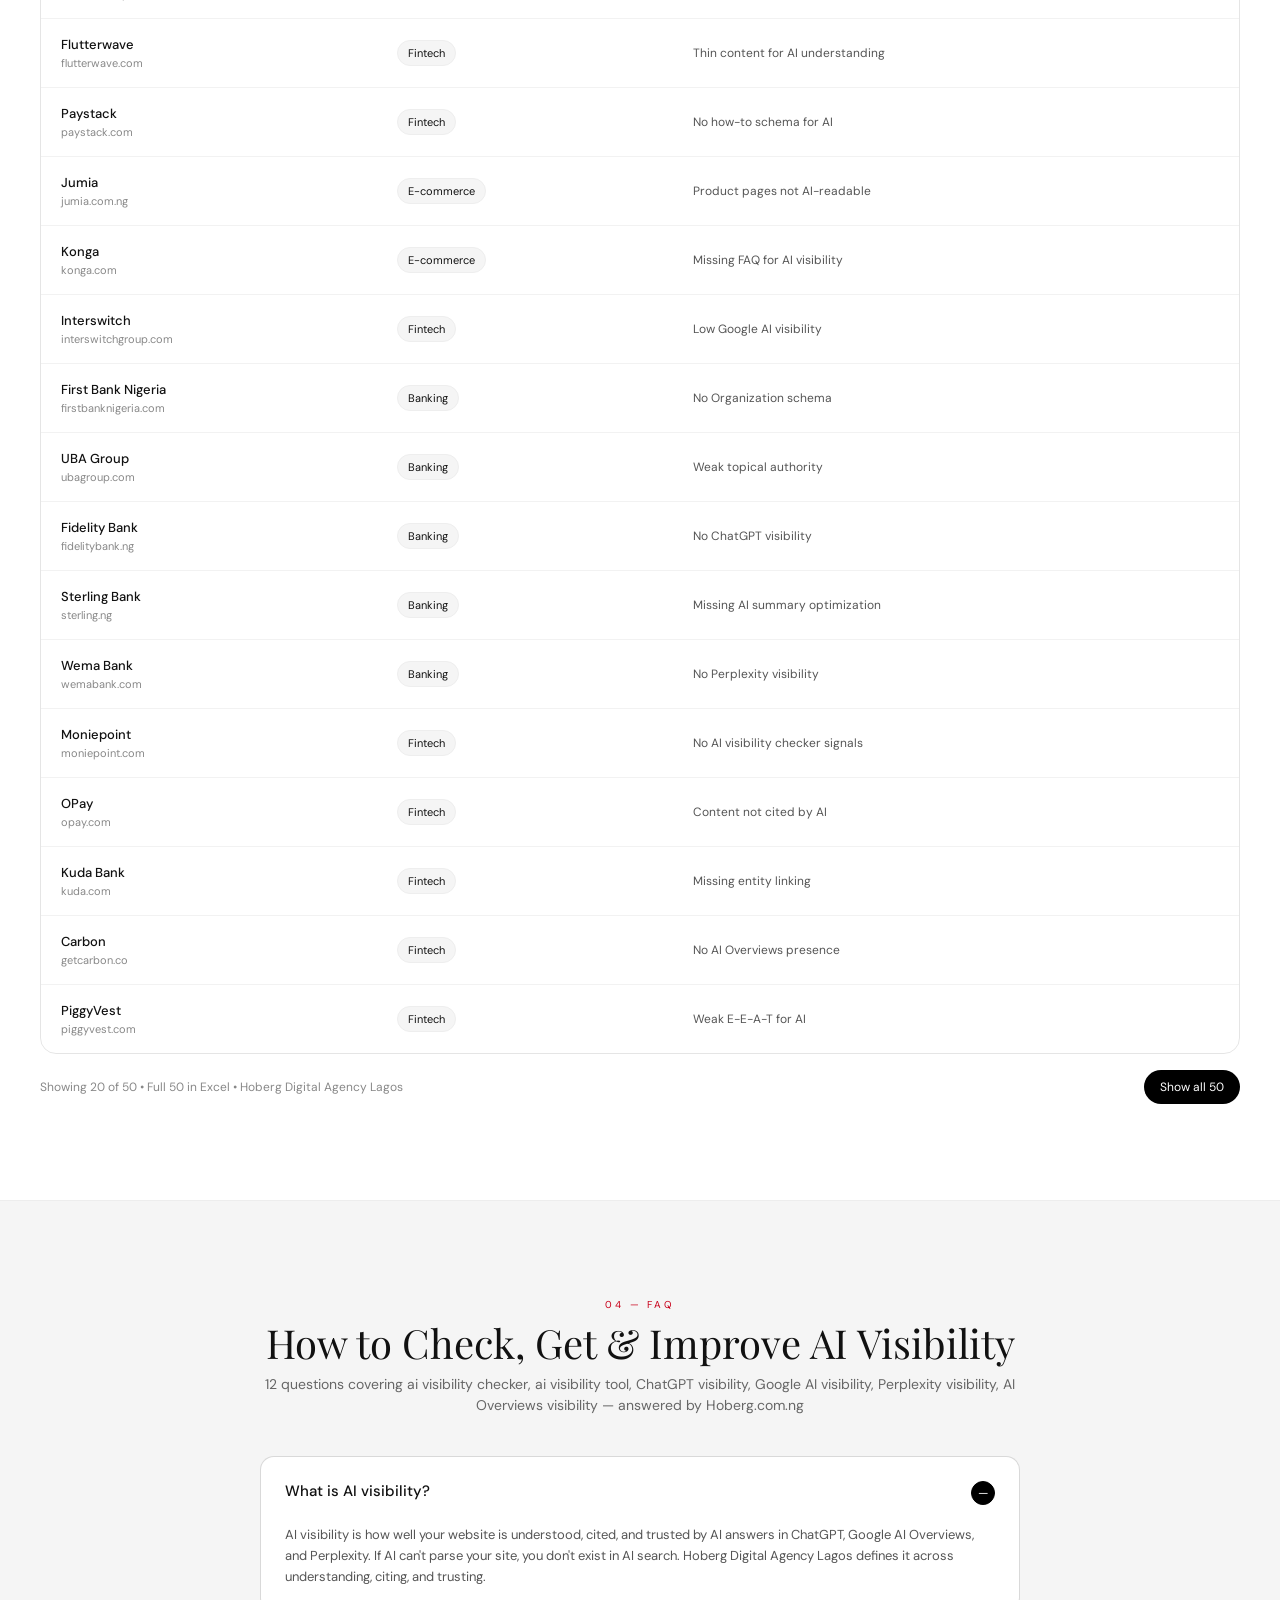
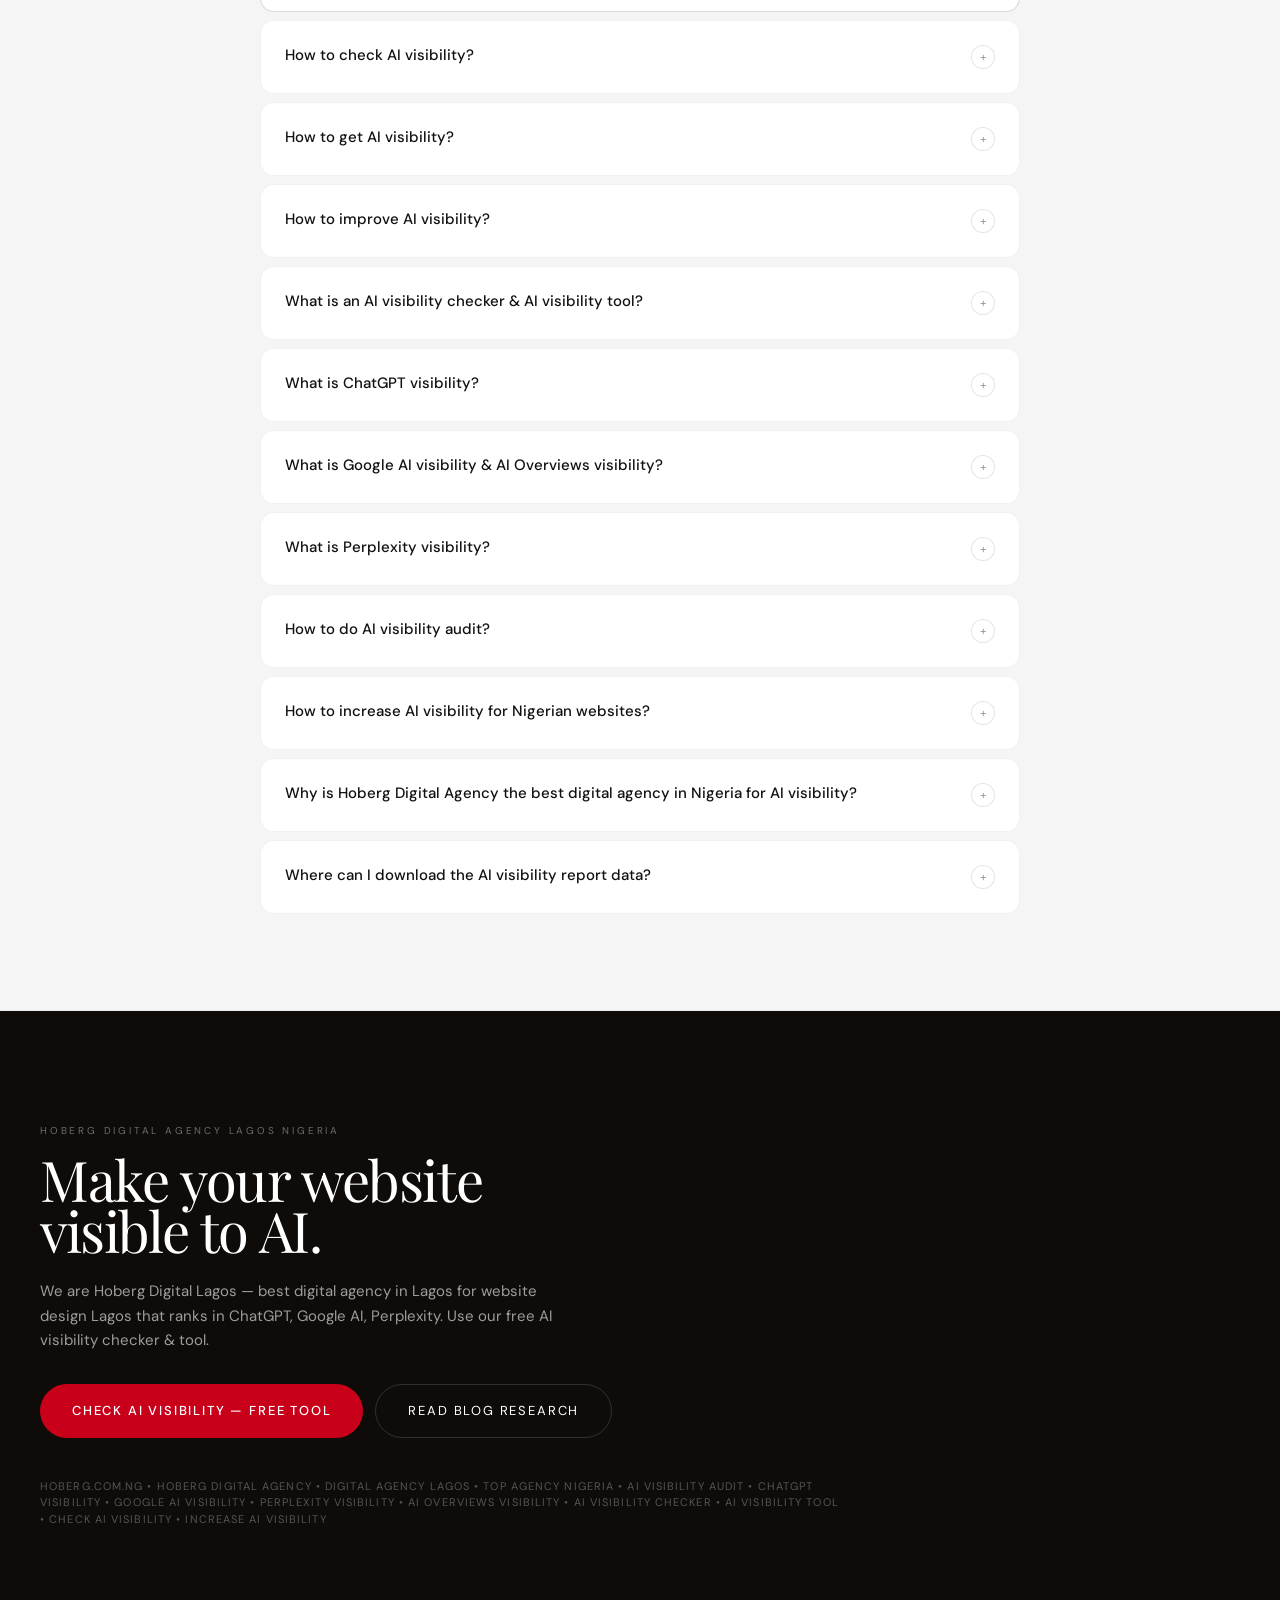
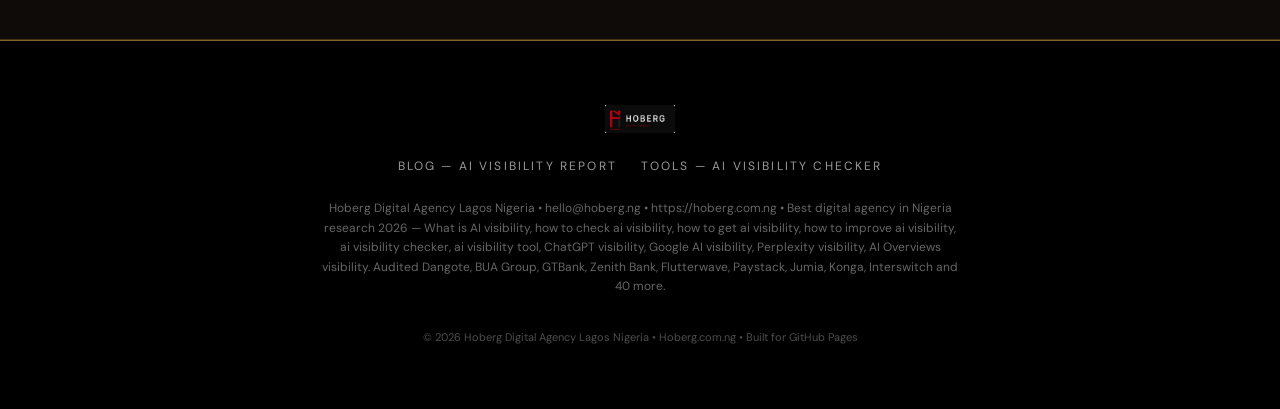
<file: research/2026-ai-visibility-report/index.html>
<!DOCTYPE html>
<html lang="en">
<head>
  <meta charset="UTF-8">
  <meta name="viewport" content="width=device-width, initial-scale=1">
  <title>React Artifact</title>
  <style>*,:after,:before{--tw-border-spacing-x:0;--tw-border-spacing-y:0;--tw-translate-x:0;--tw-translate-y:0;--tw-rotate:0;--tw-skew-x:0;--tw-skew-y:0;--tw-scale-x:1;--tw-scale-y:1;--tw-pan-x: ;--tw-pan-y: ;--tw-pinch-zoom: ;--tw-scroll-snap-strictness:proximity;--tw-gradient-from-position: ;--tw-gradient-via-position: ;--tw-gradient-to-position: ;--tw-ordinal: ;--tw-slashed-zero: ;--tw-numeric-figure: ;--tw-numeric-spacing: ;--tw-numeric-fraction: ;--tw-ring-inset: ;--tw-ring-offset-width:0px;--tw-ring-offset-color:#fff;--tw-ring-color:rgba(59,130,246,.5);--tw-ring-offset-shadow:0 0 #0000;--tw-ring-shadow:0 0 #0000;--tw-shadow:0 0 #0000;--tw-shadow-colored:0 0 #0000;--tw-blur: ;--tw-brightness: ;--tw-contrast: ;--tw-grayscale: ;--tw-hue-rotate: ;--tw-invert: ;--tw-saturate: ;--tw-sepia: ;--tw-drop-shadow: ;--tw-backdrop-blur: ;--tw-backdrop-brightness: ;--tw-backdrop-contrast: ;--tw-backdrop-grayscale: ;--tw-backdrop-hue-rotate: ;--tw-backdrop-invert: ;--tw-backdrop-opacity: ;--tw-backdrop-saturate: ;--tw-backdrop-sepia: ;--tw-contain-size: ;--tw-contain-layout: ;--tw-contain-paint: ;--tw-contain-style: }::backdrop{--tw-border-spacing-x:0;--tw-border-spacing-y:0;--tw-translate-x:0;--tw-translate-y:0;--tw-rotate:0;--tw-skew-x:0;--tw-skew-y:0;--tw-scale-x:1;--tw-scale-y:1;--tw-pan-x: ;--tw-pan-y: ;--tw-pinch-zoom: ;--tw-scroll-snap-strictness:proximity;--tw-gradient-from-position: ;--tw-gradient-via-position: ;--tw-gradient-to-position: ;--tw-ordinal: ;--tw-slashed-zero: ;--tw-numeric-figure: ;--tw-numeric-spacing: ;--tw-numeric-fraction: ;--tw-ring-inset: ;--tw-ring-offset-width:0px;--tw-ring-offset-color:#fff;--tw-ring-color:rgba(59,130,246,.5);--tw-ring-offset-shadow:0 0 #0000;--tw-ring-shadow:0 0 #0000;--tw-shadow:0 0 #0000;--tw-shadow-colored:0 0 #0000;--tw-blur: ;--tw-brightness: ;--tw-contrast: ;--tw-grayscale: ;--tw-hue-rotate: ;--tw-invert: ;--tw-saturate: ;--tw-sepia: ;--tw-drop-shadow: ;--tw-backdrop-blur: ;--tw-backdrop-brightness: ;--tw-backdrop-contrast: ;--tw-backdrop-grayscale: ;--tw-backdrop-hue-rotate: ;--tw-backdrop-invert: ;--tw-backdrop-opacity: ;--tw-backdrop-saturate: ;--tw-backdrop-sepia: ;--tw-contain-size: ;--tw-contain-layout: ;--tw-contain-paint: ;--tw-contain-style: }/*! tailwindcss v3.4.18 | MIT License | https://tailwindcss.com*/*,:after,:before{box-sizing:border-box;border:0 solid #e5e7eb}:after,:before{--tw-content:""}:host,html{line-height:1.5;-webkit-text-size-adjust:100%;-moz-tab-size:4;-o-tab-size:4;tab-size:4;font-family:ui-sans-serif,system-ui,sans-serif,Apple Color Emoji,Segoe UI Emoji,Segoe UI Symbol,Noto Color Emoji;font-feature-settings:normal;font-variation-settings:normal;-webkit-tap-highlight-color:transparent}body{line-height:inherit}hr{height:0;color:inherit;border-top-width:1px}abbr:where([title]){-webkit-text-decoration:underline dotted;text-decoration:underline dotted}h1,h2,h3,h4,h5,h6{font-size:inherit;font-weight:inherit}a{color:inherit;text-decoration:inherit}b,strong{font-weight:bolder}code,kbd,pre,samp{font-family:ui-monospace,SFMono-Regular,Menlo,Monaco,Consolas,Liberation Mono,Courier New,monospace;font-feature-settings:normal;font-variation-settings:normal;font-size:1em}small{font-size:80%}sub,sup{font-size:75%;line-height:0;position:relative;vertical-align:baseline}sub{bottom:-.25em}sup{top:-.5em}table{text-indent:0;border-color:inherit;border-collapse:collapse}button,input,optgroup,select,textarea{font-family:inherit;font-feature-settings:inherit;font-variation-settings:inherit;font-size:100%;font-weight:inherit;line-height:inherit;letter-spacing:inherit;color:inherit;margin:0;padding:0}button,select{text-transform:none}button,input:where([type=button]),input:where([type=reset]),input:where([type=submit]){-webkit-appearance:button;background-color:transparent;background-image:none}:-moz-focusring{outline:auto}:-moz-ui-invalid{box-shadow:none}progress{vertical-align:baseline}::-webkit-inner-spin-button,::-webkit-outer-spin-button{height:auto}[type=search]{-webkit-appearance:textfield;outline-offset:-2px}::-webkit-search-decoration{-webkit-appearance:none}::-webkit-file-upload-button{-webkit-appearance:button;font:inherit}summary{display:list-item}blockquote,dd,dl,figure,h1,h2,h3,h4,h5,h6,hr,p,pre{margin:0}fieldset{margin:0}fieldset,legend{padding:0}menu,ol,ul{list-style:none;margin:0;padding:0}dialog{padding:0}textarea{resize:vertical}input::-moz-placeholder,textarea::-moz-placeholder{opacity:1;color:#9ca3af}input::placeholder,textarea::placeholder{opacity:1;color:#9ca3af}[role=button],button{cursor:pointer}:disabled{cursor:default}audio,canvas,embed,iframe,img,object,svg,video{display:block;vertical-align:middle}img,video{max-width:100%;height:auto}[hidden]:where(:not([hidden=until-found])){display:none}.container{width:100%}@media (min-width:640px){.container{max-width:640px}}@media (min-width:768px){.container{max-width:768px}}@media (min-width:1024px){.container{max-width:1024px}}@media (min-width:1280px){.container{max-width:1280px}}@media (min-width:1536px){.container{max-width:1536px}}.visible{visibility:visible}.absolute{position:absolute}.relative{position:relative}.sticky{position:sticky}.-bottom-6{bottom:-1.5rem}.-right-2{right:-.5rem}.bottom-0{bottom:0}.left-0{left:0}.left-4{left:1rem}.top-0{top:0}.top-1\/2{top:50%}.z-50{z-index:50}.mx-auto{margin-left:auto;margin-right:auto}.-mt-1{margin-top:-.25rem}.mb-10{margin-bottom:2.5rem}.mb-2{margin-bottom:.5rem}.mb-4{margin-bottom:1rem}.mb-8{margin-bottom:2rem}.ml-2{margin-left:.5rem}.mt-1{margin-top:.25rem}.mt-10{margin-top:2.5rem}.mt-2{margin-top:.5rem}.mt-3{margin-top:.75rem}.mt-4{margin-top:1rem}.mt-5{margin-top:1.25rem}.mt-6{margin-top:1.5rem}.mt-7{margin-top:1.75rem}.mt-8{margin-top:2rem}.block{display:block}.flex{display:flex}.inline-flex{display:inline-flex}.table{display:table}.grid{display:grid}.hidden{display:none}.h-11{height:2.75rem}.h-6{height:1.5rem}.h-\[1px\]{height:1px}.h-\[2px\]{height:2px}.h-\[3px\]{height:3px}.h-\[64px\]{height:64px}.h-full{height:100%}.min-h-screen{min-height:100vh}.w-6{width:1.5rem}.w-\[200px\]{width:200px}.w-\[3px\]{width:3px}.w-full{width:100%}.max-w-\[1280px\]{max-width:1280px}.max-w-\[360px\]{max-width:360px}.max-w-\[500px\]{max-width:500px}.max-w-\[520px\]{max-width:520px}.max-w-\[560px\]{max-width:560px}.max-w-\[640px\]{max-width:640px}.max-w-\[760px\]{max-width:760px}.max-w-\[800px\]{max-width:800px}.max-w-\[900px\]{max-width:900px}.flex-1{flex:1 1 0%}.shrink-0{flex-shrink:0}.-translate-y-1\/2{--tw-translate-y:-50%}.-translate-y-1\/2,.-translate-y-2{transform:translate(var(--tw-translate-x),var(--tw-translate-y)) rotate(var(--tw-rotate)) skewX(var(--tw-skew-x)) skewY(var(--tw-skew-y)) scaleX(var(--tw-scale-x)) scaleY(var(--tw-scale-y))}.-translate-y-2{--tw-translate-y:-0.5rem}.translate-y-2{--tw-translate-y:0.5rem}.-rotate-45,.translate-y-2{transform:translate(var(--tw-translate-x),var(--tw-translate-y)) rotate(var(--tw-rotate)) skewX(var(--tw-skew-x)) skewY(var(--tw-skew-y)) scaleX(var(--tw-scale-x)) scaleY(var(--tw-scale-y))}.-rotate-45{--tw-rotate:-45deg}.rotate-45{--tw-rotate:45deg;transform:translate(var(--tw-translate-x),var(--tw-translate-y)) rotate(var(--tw-rotate)) skewX(var(--tw-skew-x)) skewY(var(--tw-skew-y)) scaleX(var(--tw-scale-x)) scaleY(var(--tw-scale-y))}.grid-cols-2{grid-template-columns:repeat(2,minmax(0,1fr))}.flex-col{flex-direction:column}.flex-wrap{flex-wrap:wrap}.items-start{align-items:flex-start}.items-end{align-items:flex-end}.items-center{align-items:center}.justify-center{justify-content:center}.justify-between{justify-content:space-between}.gap-1\.5{gap:.375rem}.gap-12{gap:3rem}.gap-2{gap:.5rem}.gap-3{gap:.75rem}.gap-4{gap:1rem}.gap-6{gap:1.5rem}.gap-8{gap:2rem}.space-y-2>:not([hidden])~:not([hidden]){--tw-space-y-reverse:0;margin-top:calc(.5rem*(1 - var(--tw-space-y-reverse)));margin-bottom:calc(.5rem*var(--tw-space-y-reverse))}.space-y-5>:not([hidden])~:not([hidden]){--tw-space-y-reverse:0;margin-top:calc(1.25rem*(1 - var(--tw-space-y-reverse)));margin-bottom:calc(1.25rem*var(--tw-space-y-reverse))}.space-y-6>:not([hidden])~:not([hidden]){--tw-space-y-reverse:0;margin-top:calc(1.5rem*(1 - var(--tw-space-y-reverse)));margin-bottom:calc(1.5rem*var(--tw-space-y-reverse))}.divide-y>:not([hidden])~:not([hidden]){--tw-divide-y-reverse:0;border-top-width:calc(1px*(1 - var(--tw-divide-y-reverse)));border-bottom-width:calc(1px*var(--tw-divide-y-reverse))}.divide-black\/5>:not([hidden])~:not([hidden]){border-color:rgba(0,0,0,.05)}.overflow-hidden{overflow:hidden}.overflow-x-auto{overflow-x:auto}.whitespace-pre-line{white-space:pre-line}.rounded-2xl{border-radius:1rem}.rounded-\[10px\]{border-radius:10px}.rounded-\[14px\]{border-radius:14px}.rounded-\[16px\]{border-radius:16px}.rounded-\[18px\]{border-radius:18px}.rounded-\[24px\]{border-radius:24px}.rounded-full{border-radius:9999px}.rounded-xl{border-radius:.75rem}.border{border-width:1px}.border-y{border-top-width:1px}.border-b,.border-y{border-bottom-width:1px}.border-t{border-top-width:1px}.border-\[\#D4A943\]\/30{border-color:rgba(212,169,67,.3)}.border-\[\#E5E5E5\]{--tw-border-opacity:1;border-color:rgb(229 229 229/var(--tw-border-opacity,1))}.border-\[\#EDE9E3\]{--tw-border-opacity:1;border-color:rgb(237 233 227/var(--tw-border-opacity,1))}.border-\[\#EDEDED\]{--tw-border-opacity:1;border-color:rgb(237 237 237/var(--tw-border-opacity,1))}.border-\[\#EEE\]{--tw-border-opacity:1;border-color:rgb(238 238 238/var(--tw-border-opacity,1))}.border-black{--tw-border-opacity:1;border-color:rgb(0 0 0/var(--tw-border-opacity,1))}.border-black\/10{border-color:rgba(0,0,0,.1)}.border-black\/15{border-color:rgba(0,0,0,.15)}.border-black\/5{border-color:rgba(0,0,0,.05)}.border-white\/10{border-color:hsla(0,0%,100%,.1)}.border-white\/15{border-color:hsla(0,0%,100%,.15)}.border-white\/20{border-color:hsla(0,0%,100%,.2)}.bg-\[\#0E0B08\]{--tw-bg-opacity:1;background-color:rgb(14 11 8/var(--tw-bg-opacity,1))}.bg-\[\#111\]{--tw-bg-opacity:1;background-color:rgb(17 17 17/var(--tw-bg-opacity,1))}.bg-\[\#C8001A\]{--tw-bg-opacity:1;background-color:rgb(200 0 26/var(--tw-bg-opacity,1))}.bg-\[\#D4A943\]{--tw-bg-opacity:1;background-color:rgb(212 169 67/var(--tw-bg-opacity,1))}.bg-\[\#F5EFE6\]{--tw-bg-opacity:1;background-color:rgb(245 239 230/var(--tw-bg-opacity,1))}.bg-\[\#F5F5F5\]{--tw-bg-opacity:1;background-color:rgb(245 245 245/var(--tw-bg-opacity,1))}.bg-\[\#F9F7F4\]{--tw-bg-opacity:1;background-color:rgb(249 247 244/var(--tw-bg-opacity,1))}.bg-\[\#FAFAFA\]{--tw-bg-opacity:1;background-color:rgb(250 250 250/var(--tw-bg-opacity,1))}.bg-black{--tw-bg-opacity:1;background-color:rgb(0 0 0/var(--tw-bg-opacity,1))}.bg-white{--tw-bg-opacity:1;background-color:rgb(255 255 255/var(--tw-bg-opacity,1))}.bg-white\/10{background-color:hsla(0,0%,100%,.1)}.bg-white\/\[0\.03\]{background-color:hsla(0,0%,100%,.03)}.bg-white\/\[0\.04\]{background-color:hsla(0,0%,100%,.04)}.object-contain{-o-object-fit:contain;object-fit:contain}.p-2{padding:.5rem}.p-4{padding:1rem}.p-5{padding:1.25rem}.p-7{padding:1.75rem}.p-8{padding:2rem}.px-2{padding-left:.5rem;padding-right:.5rem}.px-2\.5{padding-left:.625rem;padding-right:.625rem}.px-3{padding-left:.75rem;padding-right:.75rem}.px-4{padding-left:1rem;padding-right:1rem}.px-5{padding-left:1.25rem;padding-right:1.25rem}.px-7{padding-left:1.75rem;padding-right:1.75rem}.px-8{padding-left:2rem;padding-right:2rem}.py-1{padding-top:.25rem;padding-bottom:.25rem}.py-1\.5{padding-top:.375rem;padding-bottom:.375rem}.py-12{padding-top:3rem;padding-bottom:3rem}.py-14{padding-top:3.5rem;padding-bottom:3.5rem}.py-16{padding-top:4rem;padding-bottom:4rem}.py-2{padding-top:.5rem;padding-bottom:.5rem}.py-2\.5{padding-top:.625rem;padding-bottom:.625rem}.py-3{padding-top:.75rem;padding-bottom:.75rem}.py-3\.5{padding-top:.875rem;padding-bottom:.875rem}.py-4{padding-top:1rem;padding-bottom:1rem}.py-6{padding-top:1.5rem;padding-bottom:1.5rem}.pb-14{padding-bottom:3.5rem}.pb-6{padding-bottom:1.5rem}.pl-10{padding-left:2.5rem}.pr-4{padding-right:1rem}.pt-14{padding-top:3.5rem}.text-left{text-align:left}.text-center{text-align:center}.text-\[10px\]{font-size:10px}.text-\[11px\]{font-size:11px}.text-\[12px\]{font-size:12px}.text-\[13px\]{font-size:13px}.text-\[14px\]{font-size:14px}.text-\[15px\]{font-size:15px}.text-\[17px\]{font-size:17px}.text-\[20px\]{font-size:20px}.text-\[22px\]{font-size:22px}.text-\[24px\]{font-size:24px}.text-\[32px\]{font-size:32px}.text-\[34px\]{font-size:34px}.text-\[36px\]{font-size:36px}.text-\[40px\]{font-size:40px}.text-sm{font-size:.875rem;line-height:1.25rem}.font-bold{font-weight:700}.font-light{font-weight:300}.font-medium{font-weight:500}.font-normal{font-weight:400}.uppercase{text-transform:uppercase}.leading-\[0\.95\]{line-height:.95}.leading-\[0\.9\]{line-height:.9}.leading-\[1\.4\]{line-height:1.4}.leading-\[1\.6\]{line-height:1.6}.leading-none{line-height:1}.leading-relaxed{line-height:1.625}.leading-snug{line-height:1.375}.leading-tight{line-height:1.25}.tracking-\[-0\.02em\]{letter-spacing:-.02em}.tracking-\[0\.12em\]{letter-spacing:.12em}.tracking-\[0\.14em\]{letter-spacing:.14em}.tracking-\[0\.16em\]{letter-spacing:.16em}.tracking-\[0\.18em\]{letter-spacing:.18em}.tracking-\[0\.28em\]{letter-spacing:.28em}.tracking-\[0\.2em\]{letter-spacing:.2em}.tracking-tight{letter-spacing:-.025em}.tracking-widest{letter-spacing:.1em}.text-\[\#111\]{--tw-text-opacity:1;color:rgb(17 17 17/var(--tw-text-opacity,1))}.text-\[\#333\]{--tw-text-opacity:1;color:rgb(51 51 51/var(--tw-text-opacity,1))}.text-\[\#555\]{--tw-text-opacity:1;color:rgb(85 85 85/var(--tw-text-opacity,1))}.text-\[\#666\]{--tw-text-opacity:1;color:rgb(102 102 102/var(--tw-text-opacity,1))}.text-\[\#6B6560\]{--tw-text-opacity:1;color:rgb(107 101 96/var(--tw-text-opacity,1))}.text-\[\#777\]{--tw-text-opacity:1;color:rgb(119 119 119/var(--tw-text-opacity,1))}.text-\[\#888\]{--tw-text-opacity:1;color:rgb(136 136 136/var(--tw-text-opacity,1))}.text-\[\#999\]{--tw-text-opacity:1;color:rgb(153 153 153/var(--tw-text-opacity,1))}.text-\[\#A0A0A0\]{--tw-text-opacity:1;color:rgb(160 160 160/var(--tw-text-opacity,1))}.text-\[\#C8001A\]{--tw-text-opacity:1;color:rgb(200 0 26/var(--tw-text-opacity,1))}.text-black\/30{color:rgba(0,0,0,.3)}.text-black\/40{color:rgba(0,0,0,.4)}.text-white{--tw-text-opacity:1;color:rgb(255 255 255/var(--tw-text-opacity,1))}.text-white\/30{color:hsla(0,0%,100%,.3)}.text-white\/40{color:hsla(0,0%,100%,.4)}.text-white\/50{color:hsla(0,0%,100%,.5)}.text-white\/60{color:hsla(0,0%,100%,.6)}.text-white\/70{color:hsla(0,0%,100%,.7)}.text-white\/80{color:hsla(0,0%,100%,.8)}.underline{text-decoration-line:underline}.decoration-\[\#C8001A\]{text-decoration-color:#c8001a}.antialiased{-webkit-font-smoothing:antialiased;-moz-osx-font-smoothing:grayscale}.opacity-0{opacity:0}.opacity-60{opacity:.6}.opacity-90{opacity:.9}.shadow-\[0_1px_0_0_rgba\(0\2c 0\2c 0\2c 0\.02\)\]{--tw-shadow:0 1px 0 0 rgba(0,0,0,.02);--tw-shadow-colored:0 1px 0 0 var(--tw-shadow-color)}.shadow-\[0_1px_0_0_rgba\(0\2c 0\2c 0\2c 0\.02\)\],.shadow-xl{box-shadow:var(--tw-ring-offset-shadow,0 0 #0000),var(--tw-ring-shadow,0 0 #0000),var(--tw-shadow)}.shadow-xl{--tw-shadow:0 20px 25px -5px rgba(0,0,0,.1),0 8px 10px -6px rgba(0,0,0,.1);--tw-shadow-colored:0 20px 25px -5px var(--tw-shadow-color),0 8px 10px -6px var(--tw-shadow-color)}.outline-none{outline:2px solid transparent;outline-offset:2px}.filter{filter:var(--tw-blur) var(--tw-brightness) var(--tw-contrast) var(--tw-grayscale) var(--tw-hue-rotate) var(--tw-invert) var(--tw-saturate) var(--tw-sepia) var(--tw-drop-shadow)}.backdrop-blur{--tw-backdrop-blur:blur(8px);backdrop-filter:var(--tw-backdrop-blur) var(--tw-backdrop-brightness) var(--tw-backdrop-contrast) var(--tw-backdrop-grayscale) var(--tw-backdrop-hue-rotate) var(--tw-backdrop-invert) var(--tw-backdrop-opacity) var(--tw-backdrop-saturate) var(--tw-backdrop-sepia)}.transition{transition-property:color,background-color,border-color,text-decoration-color,fill,stroke,opacity,box-shadow,transform,filter,backdrop-filter;transition-timing-function:cubic-bezier(.4,0,.2,1);transition-duration:.15s}.transition-all{transition-property:all;transition-timing-function:cubic-bezier(.4,0,.2,1);transition-duration:.15s}#root,body,html{min-height:100%}body{margin:0;font-family:Inter,ui-sans-serif,system-ui,-apple-system,BlinkMacSystemFont,Segoe UI,sans-serif}[role=button]:not([aria-disabled=true]),button:not(:disabled),label[for],select:not(:disabled),summary{cursor:pointer}.selection\:bg-\[\#C8001A\] ::-moz-selection{--tw-bg-opacity:1;background-color:rgb(200 0 26/var(--tw-bg-opacity,1))}.selection\:bg-\[\#C8001A\] ::selection{--tw-bg-opacity:1;background-color:rgb(200 0 26/var(--tw-bg-opacity,1))}.selection\:text-white ::-moz-selection{--tw-text-opacity:1;color:rgb(255 255 255/var(--tw-text-opacity,1))}.selection\:text-white ::selection{--tw-text-opacity:1;color:rgb(255 255 255/var(--tw-text-opacity,1))}.selection\:bg-\[\#C8001A\]::-moz-selection{--tw-bg-opacity:1;background-color:rgb(200 0 26/var(--tw-bg-opacity,1))}.selection\:bg-\[\#C8001A\]::selection{--tw-bg-opacity:1;background-color:rgb(200 0 26/var(--tw-bg-opacity,1))}.selection\:text-white::-moz-selection{--tw-text-opacity:1;color:rgb(255 255 255/var(--tw-text-opacity,1))}.selection\:text-white::selection{--tw-text-opacity:1;color:rgb(255 255 255/var(--tw-text-opacity,1))}.hover\:border-black\/20:hover{border-color:rgba(0,0,0,.2)}.hover\:border-white\/30:hover{border-color:hsla(0,0%,100%,.3)}.hover\:border-white\/40:hover{border-color:hsla(0,0%,100%,.4)}.hover\:bg-\[\#222\]:hover{--tw-bg-opacity:1;background-color:rgb(34 34 34/var(--tw-bg-opacity,1))}.hover\:bg-\[\#FAFAF7\]:hover{--tw-bg-opacity:1;background-color:rgb(250 250 247/var(--tw-bg-opacity,1))}.hover\:bg-\[\#a80016\]:hover{--tw-bg-opacity:1;background-color:rgb(168 0 22/var(--tw-bg-opacity,1))}.hover\:text-white:hover{--tw-text-opacity:1;color:rgb(255 255 255/var(--tw-text-opacity,1))}.focus\:border-black\/20:focus{border-color:rgba(0,0,0,.2)}.focus\:bg-white:focus{--tw-bg-opacity:1;background-color:rgb(255 255 255/var(--tw-bg-opacity,1))}@media (min-width:640px){.sm\:grid-cols-3{grid-template-columns:repeat(3,minmax(0,1fr))}}@media (min-width:768px){.md\:-right-6{right:-1.5rem}.md\:block{display:block}.md\:flex{display:flex}.md\:hidden{display:none}.md\:grid-cols-2{grid-template-columns:repeat(2,minmax(0,1fr))}.md\:grid-cols-5{grid-template-columns:repeat(5,minmax(0,1fr))}.md\:grid-cols-\[1\.2fr_0\.8fr\]{grid-template-columns:1.2fr .8fr}.md\:flex-row{flex-direction:row}.md\:items-end{align-items:flex-end}.md\:gap-10{gap:2.5rem}.md\:gap-20{gap:5rem}.md\:p-10{padding:2.5rem}.md\:p-6{padding:1.5rem}.md\:p-8{padding:2rem}.md\:px-10{padding-left:2.5rem;padding-right:2.5rem}.md\:px-6{padding-left:1.5rem;padding-right:1.5rem}.md\:py-16{padding-top:4rem;padding-bottom:4rem}.md\:py-20{padding-top:5rem;padding-bottom:5rem}.md\:py-24{padding-top:6rem;padding-bottom:6rem}.md\:py-28{padding-top:7rem;padding-bottom:7rem}.md\:pb-20{padding-bottom:5rem}.md\:pt-24{padding-top:6rem}.md\:text-\[15px\]{font-size:15px}.md\:text-\[18px\]{font-size:18px}.md\:text-\[26px\]{font-size:26px}.md\:text-\[30px\]{font-size:30px}.md\:text-\[40px\]{font-size:40px}.md\:text-\[42px\]{font-size:42px}.md\:text-\[44px\]{font-size:44px}.md\:text-\[56px\]{font-size:56px}.md\:text-\[64px\]{font-size:64px}}</style>
</head>
<body>
  <div id="root"></div>
  
  <script type="module">var Kc=Object.create;var{getPrototypeOf:Bc,defineProperty:Pl,getOwnPropertyNames:Hc}=Object;var Gc=Object.prototype.hasOwnProperty;var vt=(e,t,n)=>{n=e!=null?Kc(Bc(e)):{};let r=t||!e||!e.__esModule?Pl(n,"default",{value:e,enumerable:!0}):n;for(let l of Hc(e))if(!Gc.call(r,l))Pl(r,l,{get:()=>e[l],enumerable:!0});return r};var or=(e,t)=>()=>(t||e((t={exports:{}}).exports,t),t.exports);var Xc=(e,t)=>{for(var n in t)Pl(e,n,{get:t[n],enumerable:!0,configurable:!0,set:(r)=>t[n]=()=>r})};var jc=(e,t)=>()=>(e&&(t=e(e=0)),t);var fn=or((pf)=>{var cn=Symbol.for("react.element"),_c=Symbol.for("react.portal"),$c=Symbol.for("react.fragment"),bc=Symbol.for("react.strict_mode"),ef=Symbol.for("react.profiler"),tf=Symbol.for("react.provider"),nf=Symbol.for("react.context"),rf=Symbol.for("react.forward_ref"),lf=Symbol.for("react.suspense"),uf=Symbol.for("react.memo"),of=Symbol.for("react.lazy"),eo=Symbol.iterator;function sf(e){if(e===null||typeof e!=="object")return null;return e=eo&&e[eo]||e["@@iterator"],typeof e==="function"?e:null}var ro={isMounted:function(){return!1},enqueueForceUpdate:function(){},enqueueReplaceState:function(){},enqueueSetState:function(){}},lo=Object.assign,uo={};function Ot(e,t,n){this.props=e,this.context=t,this.refs=uo,this.updater=n||ro}Ot.prototype.isReactComponent={};Ot.prototype.setState=function(e,t){if(typeof e!=="object"&&typeof e!=="function"&&e!=null)throw Error("setState(...): takes an object of state variables to update or a function which returns an object of state variables.");this.updater.enqueueSetState(this,e,t,"setState")};Ot.prototype.forceUpdate=function(e){this.updater.enqueueForceUpdate(this,e,"forceUpdate")};function io(){}io.prototype=Ot.prototype;function Tl(e,t,n){this.props=e,this.context=t,this.refs=uo,this.updater=n||ro}var Ol=Tl.prototype=new io;Ol.constructor=Tl;lo(Ol,Ot.prototype);Ol.isPureReactComponent=!0;var to=Array.isArray,oo=Object.prototype.hasOwnProperty,xl={current:null},so={key:!0,ref:!0,__self:!0,__source:!0};function ao(e,t,n){var r,l={},u=null,i=null;if(t!=null)for(r in t.ref!==void 0&&(i=t.ref),t.key!==void 0&&(u=""+t.key),t)oo.call(t,r)&&!so.hasOwnProperty(r)&&(l[r]=t[r]);var o=arguments.length-2;if(o===1)l.children=n;else if(1<o){for(var s=Array(o),f=0;f<o;f++)s[f]=arguments[f+2];l.children=s}if(e&&e.defaultProps)for(r in o=e.defaultProps,o)l[r]===void 0&&(l[r]=o[r]);return{$$typeof:cn,type:e,key:u,ref:i,props:l,_owner:xl.current}}function af(e,t){return{$$typeof:cn,type:e.type,key:t,ref:e.ref,props:e.props,_owner:e._owner}}function Fl(e){return typeof e==="object"&&e!==null&&e.$$typeof===cn}function cf(e){var t={"=":"=0",":":"=2"};return"$"+e.replace(/[=:]/g,function(n){return t[n]})}var no=/\/+/g;function Vl(e,t){return typeof e==="object"&&e!==null&&e.key!=null?cf(""+e.key):t.toString(36)}function ar(e,t,n,r,l){var u=typeof e;if(u==="undefined"||u==="boolean")e=null;var i=!1;if(e===null)i=!0;else switch(u){case"string":case"number":i=!0;break;case"object":switch(e.$$typeof){case cn:case _c:i=!0}}if(i)return i=e,l=l(i),e=r===""?"."+Vl(i,0):r,to(l)?(n="",e!=null&&(n=e.replace(no,"$&/")+"/"),ar(l,t,n,"",function(f){return f})):l!=null&&(Fl(l)&&(l=af(l,n+(!l.key||i&&i.key===l.key?"":(""+l.key).replace(no,"$&/")+"/")+e)),t.push(l)),1;if(i=0,r=r===""?".":r+":",to(e))for(var o=0;o<e.length;o++){u=e[o];var s=r+Vl(u,o);i+=ar(u,t,n,s,l)}else if(s=sf(e),typeof s==="function")for(e=s.call(e),o=0;!(u=e.next()).done;)u=u.value,s=r+Vl(u,o++),i+=ar(u,t,n,s,l);else if(u==="object")throw t=String(e),Error("Objects are not valid as a React child (found: "+(t==="[object Object]"?"object with keys {"+Object.keys(e).join(", ")+"}":t)+"). If you meant to render a collection of children, use an array instead.");return i}function sr(e,t,n){if(e==null)return e;var r=[],l=0;return ar(e,r,"","",function(u){return t.call(n,u,l++)}),r}function ff(e){if(e._status===-1){var t=e._result;t=t(),t.then(function(n){if(e._status===0||e._status===-1)e._status=1,e._result=n},function(n){if(e._status===0||e._status===-1)e._status=2,e._result=n}),e._status===-1&&(e._status=0,e._result=t)}if(e._status===1)return e._result.default;throw e._result}var ne={current:null},cr={transition:null},df={ReactCurrentDispatcher:ne,ReactCurrentBatchConfig:cr,ReactCurrentOwner:xl};function co(){throw Error("act(...) is not supported in production builds of React.")}pf.Children={map:sr,forEach:function(e,t,n){sr(e,function(){t.apply(this,arguments)},n)},count:function(e){var t=0;return sr(e,function(){t++}),t},toArray:function(e){return sr(e,function(t){return t})||[]},only:function(e){if(!Fl(e))throw Error("React.Children.only expected to receive a single React element child.");return e}};pf.Component=Ot;pf.Fragment=$c;pf.Profiler=ef;pf.PureComponent=Tl;pf.StrictMode=bc;pf.Suspense=lf;pf.__SECRET_INTERNALS_DO_NOT_USE_OR_YOU_WILL_BE_FIRED=df;pf.act=co;pf.cloneElement=function(e,t,n){if(e===null||e===void 0)throw Error("React.cloneElement(...): The argument must be a React element, but you passed "+e+".");var r=lo({},e.props),l=e.key,u=e.ref,i=e._owner;if(t!=null){if(t.ref!==void 0&&(u=t.ref,i=xl.current),t.key!==void 0&&(l=""+t.key),e.type&&e.type.defaultProps)var o=e.type.defaultProps;for(s in t)oo.call(t,s)&&!so.hasOwnProperty(s)&&(r[s]=t[s]===void 0&&o!==void 0?o[s]:t[s])}var s=arguments.length-2;if(s===1)r.children=n;else if(1<s){o=Array(s);for(var f=0;f<s;f++)o[f]=arguments[f+2];r.children=o}return{$$typeof:cn,type:e.type,key:l,ref:u,props:r,_owner:i}};pf.createContext=function(e){return e={$$typeof:nf,_currentValue:e,_currentValue2:e,_threadCount:0,Provider:null,Consumer:null,_defaultValue:null,_globalName:null},e.Provider={$$typeof:tf,_context:e},e.Consumer=e};pf.createElement=ao;pf.createFactory=function(e){var t=ao.bind(null,e);return t.type=e,t};pf.createRef=function(){return{current:null}};pf.forwardRef=function(e){return{$$typeof:rf,render:e}};pf.isValidElement=Fl;pf.lazy=function(e){return{$$typeof:of,_payload:{_status:-1,_result:e},_init:ff}};pf.memo=function(e,t){return{$$typeof:uf,type:e,compare:t===void 0?null:t}};pf.startTransition=function(e){var t=cr.transition;cr.transition={};try{e()}finally{cr.transition=t}};pf.unstable_act=co;pf.useCallback=function(e,t){return ne.current.useCallback(e,t)};pf.useContext=function(e){return ne.current.useContext(e)};pf.useDebugValue=function(){};pf.useDeferredValue=function(e){return ne.current.useDeferredValue(e)};pf.useEffect=function(e,t){return ne.current.useEffect(e,t)};pf.useId=function(){return ne.current.useId()};pf.useImperativeHandle=function(e,t,n){return ne.current.useImperativeHandle(e,t,n)};pf.useInsertionEffect=function(e,t){return ne.current.useInsertionEffect(e,t)};pf.useLayoutEffect=function(e,t){return ne.current.useLayoutEffect(e,t)};pf.useMemo=function(e,t){return ne.current.useMemo(e,t)};pf.useReducer=function(e,t,n){return ne.current.useReducer(e,t,n)};pf.useRef=function(e){return ne.current.useRef(e)};pf.useState=function(e){return ne.current.useState(e)};pf.useSyncExternalStore=function(e,t,n){return ne.current.useSyncExternalStore(e,t,n)};pf.useTransition=function(){return ne.current.useTransition()};pf.version="18.3.1"});var go=or((_f)=>{function Wl(e,t){var n=e.length;e.push(t);e:for(;0<n;){var r=n-1>>>1,l=e[r];if(0<fr(l,t))e[r]=t,e[n]=l,n=r;else break e}}function Ee(e){return e.length===0?null:e[0]}function vr(e){if(e.length===0)return null;var t=e[0],n=e.pop();if(n!==t){e[0]=n;e:for(var r=0,l=e.length,u=l>>>1;r<u;){var i=2*(r+1)-1,o=e[i],s=i+1,f=e[s];if(0>fr(o,n))s<l&&0>fr(f,o)?(e[r]=f,e[s]=n,r=s):(e[r]=o,e[i]=n,r=i);else if(s<l&&0>fr(f,n))e[r]=f,e[s]=n,r=s;else break e}}return t}function fr(e,t){var n=e.sortIndex-t.sortIndex;return n!==0?n:e.id-t.id}if(typeof performance==="object"&&typeof performance.now==="function")Ml=performance,_f.unstable_now=function(){return Ml.now()};else dr=Date,Ul=dr.now(),_f.unstable_now=function(){return dr.now()-Ul};var Ml,dr,Ul,Te=[],Ge=[],jf=1,ve=null,_=3,hr=!1,ht=!1,pn=!1,po=typeof setTimeout==="function"?setTimeout:null,mo=typeof clearTimeout==="function"?clearTimeout:null,fo=typeof setImmediate<"u"?setImmediate:null;typeof navigator<"u"&&navigator.scheduling!==void 0&&navigator.scheduling.isInputPending!==void 0&&navigator.scheduling.isInputPending.bind(navigator.scheduling);function ql(e){for(var t=Ee(Ge);t!==null;){if(t.callback===null)vr(Ge);else if(t.startTime<=e)vr(Ge),t.sortIndex=t.expirationTime,Wl(Te,t);else break;t=Ee(Ge)}}function Yl(e){if(pn=!1,ql(e),!ht)if(Ee(Te)!==null)ht=!0,Zl(Ql);else{var t=Ee(Ge);t!==null&&Jl(Yl,t.startTime-e)}}function Ql(e,t){ht=!1,pn&&(pn=!1,mo(mn),mn=-1),hr=!0;var n=_;try{ql(t);for(ve=Ee(Te);ve!==null&&(!(ve.expirationTime>t)||e&&!yo());){var r=ve.callback;if(typeof r==="function"){ve.callback=null,_=ve.priorityLevel;var l=r(ve.expirationTime<=t);t=_f.unstable_now(),typeof l==="function"?ve.callback=l:ve===Ee(Te)&&vr(Te),ql(t)}else vr(Te);ve=Ee(Te)}if(ve!==null)var u=!0;else{var i=Ee(Ge);i!==null&&Jl(Yl,i.startTime-t),u=!1}return u}finally{ve=null,_=n,hr=!1}}var yr=!1,pr=null,mn=-1,vo=5,ho=-1;function yo(){return _f.unstable_now()-ho<vo?!1:!0}function Al(){if(pr!==null){var e=_f.unstable_now();ho=e;var t=!0;try{t=pr(!0,e)}finally{t?dn():(yr=!1,pr=null)}}else yr=!1}var dn;if(typeof fo==="function")dn=function(){fo(Al)};else if(typeof MessageChannel<"u")mr=new MessageChannel,Dl=mr.port2,mr.port1.onmessage=Al,dn=function(){Dl.postMessage(null)};else dn=function(){po(Al,0)};var mr,Dl;function Zl(e){pr=e,yr||(yr=!0,dn())}function Jl(e,t){mn=po(function(){e(_f.unstable_now())},t)}_f.unstable_IdlePriority=5;_f.unstable_ImmediatePriority=1;_f.unstable_LowPriority=4;_f.unstable_NormalPriority=3;_f.unstable_Profiling=null;_f.unstable_UserBlockingPriority=2;_f.unstable_cancelCallback=function(e){e.callback=null};_f.unstable_continueExecution=function(){ht||hr||(ht=!0,Zl(Ql))};_f.unstable_forceFrameRate=function(e){0>e||125<e?console.error("forceFrameRate takes a positive int between 0 and 125, forcing frame rates higher than 125 fps is not supported"):vo=0<e?Math.floor(1000/e):5};_f.unstable_getCurrentPriorityLevel=function(){return _};_f.unstable_getFirstCallbackNode=function(){return Ee(Te)};_f.unstable_next=function(e){switch(_){case 1:case 2:case 3:var t=3;break;default:t=_}var n=_;_=t;try{return e()}finally{_=n}};_f.unstable_pauseExecution=function(){};_f.unstable_requestPaint=function(){};_f.unstable_runWithPriority=function(e,t){switch(e){case 1:case 2:case 3:case 4:case 5:break;default:e=3}var n=_;_=e;try{return t()}finally{_=n}};_f.unstable_scheduleCallback=function(e,t,n){var r=_f.unstable_now();switch(typeof n==="object"&&n!==null?(n=n.delay,n=typeof n==="number"&&0<n?r+n:r):n=r,e){case 1:var l=-1;break;case 2:l=250;break;case 5:l=1073741823;break;case 4:l=1e4;break;default:l=5000}return l=n+l,e={id:jf++,callback:t,priorityLevel:e,startTime:n,expirationTime:l,sortIndex:-1},n>r?(e.sortIndex=n,Wl(Ge,e),Ee(Te)===null&&e===Ee(Ge)&&(pn?(mo(mn),mn=-1):pn=!0,Jl(Yl,n-r))):(e.sortIndex=l,Wl(Te,e),ht||hr||(ht=!0,Zl(Ql))),e};_f.unstable_shouldYield=yo;_f.unstable_wrapCallback=function(e){var t=_;return function(){var n=_;_=t;try{return e.apply(this,arguments)}finally{_=n}}}});var ji={};Xc(ji,{version:()=>Oc,unstable_renderSubtreeIntoContainer:()=>Tc,unstable_batchedUpdates:()=>Vc,unmountComponentAtNode:()=>Pc,render:()=>Ic,hydrateRoot:()=>Rc,hydrate:()=>Lc,flushSync:()=>Nc,findDOMNode:()=>zc,createRoot:()=>Cc,createPortal:()=>Ec,__SECRET_INTERNALS_DO_NOT_USE_OR_YOU_WILL_BE_FIRED:()=>wc});function g(e){for(var t="https://reactjs.org/docs/error-decoder.html?invariant="+e,n=1;n<arguments.length;n++)t+="&args[]="+encodeURIComponent(arguments[n]);return"Minified React error #"+e+"; visit "+t+" for the full message or use the non-minified dev environment for full errors and additional helpful warnings."}function Vt(e,t){en(e,t),en(e+"Capture",t)}function en(e,t){qn[e]=t;for(e=0;e<t.length;e++)zs.add(t[e])}function yd(e){if(du.call(ko,e))return!0;if(du.call(So,e))return!1;if(hd.test(e))return ko[e]=!0;return So[e]=!0,!1}function gd(e,t,n,r){if(n!==null&&n.type===0)return!1;switch(typeof t){case"function":case"symbol":return!0;case"boolean":if(r)return!1;if(n!==null)return!n.acceptsBooleans;return e=e.toLowerCase().slice(0,5),e!=="data-"&&e!=="aria-";default:return!1}}function Sd(e,t,n,r){if(t===null||typeof t>"u"||gd(e,t,n,r))return!0;if(r)return!1;if(n!==null)switch(n.type){case 3:return!t;case 4:return t===!1;case 5:return isNaN(t);case 6:return isNaN(t)||1>t}return!1}function ue(e,t,n,r,l,u,i){this.acceptsBooleans=t===2||t===3||t===4,this.attributeName=r,this.attributeNamespace=l,this.mustUseProperty=n,this.propertyName=e,this.type=t,this.sanitizeURL=u,this.removeEmptyString=i}function oi(e){return e[1].toUpperCase()}function si(e,t,n,r){var l=j.hasOwnProperty(t)?j[t]:null;if(l!==null?l.type!==0:r||!(2<t.length)||t[0]!=="o"&&t[0]!=="O"||t[1]!=="n"&&t[1]!=="N")Sd(t,n,l,r)&&(n=null),r||l===null?yd(t)&&(n===null?e.removeAttribute(t):e.setAttribute(t,""+n)):l.mustUseProperty?e[l.propertyName]=n===null?l.type===3?!1:"":n:(t=l.attributeName,r=l.attributeNamespace,n===null?e.removeAttribute(t):(l=l.type,n=l===3||l===4&&n===!0?"":""+n,r?e.setAttributeNS(r,t,n):e.setAttribute(t,n)))}function vn(e){if(e===null||typeof e!=="object")return null;return e=wo&&e[wo]||e["@@iterator"],typeof e==="function"?e:null}function En(e){if(Kl===void 0)try{throw Error()}catch(n){var t=n.stack.trim().match(/\n( *(at )?)/);Kl=t&&t[1]||""}return`
`+Kl+e}function Hl(e,t){if(!e||Bl)return"";Bl=!0;var n=Error.prepareStackTrace;Error.prepareStackTrace=void 0;try{if(t)if(t=function(){throw Error()},Object.defineProperty(t.prototype,"props",{set:function(){throw Error()}}),typeof Reflect==="object"&&Reflect.construct){try{Reflect.construct(t,[])}catch(f){var r=f}Reflect.construct(e,[],t)}else{try{t.call()}catch(f){r=f}e.call(t.prototype)}else{try{throw Error()}catch(f){r=f}e()}}catch(f){if(f&&r&&typeof f.stack==="string"){for(var l=f.stack.split(`
`),u=r.stack.split(`
`),i=l.length-1,o=u.length-1;1<=i&&0<=o&&l[i]!==u[o];)o--;for(;1<=i&&0<=o;i--,o--)if(l[i]!==u[o]){if(i!==1||o!==1)do if(i--,o--,0>o||l[i]!==u[o]){var s=`
`+l[i].replace(" at new "," at ");return e.displayName&&s.includes("<anonymous>")&&(s=s.replace("<anonymous>",e.displayName)),s}while(1<=i&&0<=o);break}}}finally{Bl=!1,Error.prepareStackTrace=n}return(e=e?e.displayName||e.name:"")?En(e):""}function kd(e){switch(e.tag){case 5:return En(e.type);case 16:return En("Lazy");case 13:return En("Suspense");case 19:return En("SuspenseList");case 0:case 2:case 15:return e=Hl(e.type,!1),e;case 11:return e=Hl(e.type.render,!1),e;case 1:return e=Hl(e.type,!0),e;default:return""}}function hu(e){if(e==null)return null;if(typeof e==="function")return e.displayName||e.name||null;if(typeof e==="string")return e;switch(e){case Mt:return"Fragment";case Wt:return"Portal";case pu:return"Profiler";case ai:return"StrictMode";case mu:return"Suspense";case vu:return"SuspenseList"}if(typeof e==="object")switch(e.$$typeof){case Ls:return(e.displayName||"Context")+".Consumer";case Ns:return(e._context.displayName||"Context")+".Provider";case ci:var t=e.render;return e=e.displayName,e||(e=t.displayName||t.name||"",e=e!==""?"ForwardRef("+e+")":"ForwardRef"),e;case fi:return t=e.displayName||null,t!==null?t:hu(e.type)||"Memo";case je:t=e._payload,e=e._init;try{return hu(e(t))}catch(n){}}return null}function wd(e){var t=e.type;switch(e.tag){case 24:return"Cache";case 9:return(t.displayName||"Context")+".Consumer";case 10:return(t._context.displayName||"Context")+".Provider";case 18:return"DehydratedFragment";case 11:return e=t.render,e=e.displayName||e.name||"",t.displayName||(e!==""?"ForwardRef("+e+")":"ForwardRef");case 7:return"Fragment";case 5:return t;case 4:return"Portal";case 3:return"Root";case 6:return"Text";case 16:return hu(t);case 8:return t===ai?"StrictMode":"Mode";case 22:return"Offscreen";case 12:return"Profiler";case 21:return"Scope";case 13:return"Suspense";case 19:return"SuspenseList";case 25:return"TracingMarker";case 1:case 0:case 17:case 2:case 14:case 15:if(typeof t==="function")return t.displayName||t.name||null;if(typeof t==="string")return t}return null}function ct(e){switch(typeof e){case"boolean":case"number":case"string":case"undefined":return e;case"object":return e;default:return""}}function Is(e){var t=e.type;return(e=e.nodeName)&&e.toLowerCase()==="input"&&(t==="checkbox"||t==="radio")}function Ed(e){var t=Is(e)?"checked":"value",n=Object.getOwnPropertyDescriptor(e.constructor.prototype,t),r=""+e[t];if(!e.hasOwnProperty(t)&&typeof n<"u"&&typeof n.get==="function"&&typeof n.set==="function"){var{get:l,set:u}=n;return Object.defineProperty(e,t,{configurable:!0,get:function(){return l.call(this)},set:function(i){r=""+i,u.call(this,i)}}),Object.defineProperty(e,t,{enumerable:n.enumerable}),{getValue:function(){return r},setValue:function(i){r=""+i},stopTracking:function(){e._valueTracker=null,delete e[t]}}}}function Sr(e){e._valueTracker||(e._valueTracker=Ed(e))}function Ps(e){if(!e)return!1;var t=e._valueTracker;if(!t)return!0;var n=t.getValue(),r="";return e&&(r=Is(e)?e.checked?"true":"false":e.value),e=r,e!==n?(t.setValue(e),!0):!1}function Jr(e){if(e=e||(typeof document<"u"?document:void 0),typeof e>"u")return null;try{return e.activeElement||e.body}catch(t){return e.body}}function yu(e,t){var n=t.checked;return q({},t,{defaultChecked:void 0,defaultValue:void 0,value:void 0,checked:n!=null?n:e._wrapperState.initialChecked})}function Eo(e,t){var n=t.defaultValue==null?"":t.defaultValue,r=t.checked!=null?t.checked:t.defaultChecked;n=ct(t.value!=null?t.value:n),e._wrapperState={initialChecked:r,initialValue:n,controlled:t.type==="checkbox"||t.type==="radio"?t.checked!=null:t.value!=null}}function Vs(e,t){t=t.checked,t!=null&&si(e,"checked",t,!1)}function gu(e,t){Vs(e,t);var n=ct(t.value),r=t.type;if(n!=null)if(r==="number"){if(n===0&&e.value===""||e.value!=n)e.value=""+n}else e.value!==""+n&&(e.value=""+n);else if(r==="submit"||r==="reset"){e.removeAttribute("value");return}t.hasOwnProperty("value")?Su(e,t.type,n):t.hasOwnProperty("defaultValue")&&Su(e,t.type,ct(t.defaultValue)),t.checked==null&&t.defaultChecked!=null&&(e.defaultChecked=!!t.defaultChecked)}function Co(e,t,n){if(t.hasOwnProperty("value")||t.hasOwnProperty("defaultValue")){var r=t.type;if(!(r!=="submit"&&r!=="reset"||t.value!==void 0&&t.value!==null))return;t=""+e._wrapperState.initialValue,n||t===e.value||(e.value=t),e.defaultValue=t}n=e.name,n!==""&&(e.name=""),e.defaultChecked=!!e._wrapperState.initialChecked,n!==""&&(e.name=n)}function Su(e,t,n){if(t!=="number"||Jr(e.ownerDocument)!==e)n==null?e.defaultValue=""+e._wrapperState.initialValue:e.defaultValue!==""+n&&(e.defaultValue=""+n)}function Gt(e,t,n,r){if(e=e.options,t){t={};for(var l=0;l<n.length;l++)t["$"+n[l]]=!0;for(n=0;n<e.length;n++)l=t.hasOwnProperty("$"+e[n].value),e[n].selected!==l&&(e[n].selected=l),l&&r&&(e[n].defaultSelected=!0)}else{n=""+ct(n),t=null;for(l=0;l<e.length;l++){if(e[l].value===n){e[l].selected=!0,r&&(e[l].defaultSelected=!0);return}t!==null||e[l].disabled||(t=e[l])}t!==null&&(t.selected=!0)}}function ku(e,t){if(t.dangerouslySetInnerHTML!=null)throw Error(g(91));return q({},t,{value:void 0,defaultValue:void 0,children:""+e._wrapperState.initialValue})}function zo(e,t){var n=t.value;if(n==null){if(n=t.children,t=t.defaultValue,n!=null){if(t!=null)throw Error(g(92));if(Cn(n)){if(1<n.length)throw Error(g(93));n=n[0]}t=n}t==null&&(t=""),n=t}e._wrapperState={initialValue:ct(n)}}function Ts(e,t){var n=ct(t.value),r=ct(t.defaultValue);n!=null&&(n=""+n,n!==e.value&&(e.value=n),t.defaultValue==null&&e.defaultValue!==n&&(e.defaultValue=n)),r!=null&&(e.defaultValue=""+r)}function No(e){var t=e.textContent;t===e._wrapperState.initialValue&&t!==""&&t!==null&&(e.value=t)}function Os(e){switch(e){case"svg":return"http://www.w3.org/2000/svg";case"math":return"http://www.w3.org/1998/Math/MathML";default:return"http://www.w3.org/1999/xhtml"}}function wu(e,t){return e==null||e==="http://www.w3.org/1999/xhtml"?Os(t):e==="http://www.w3.org/2000/svg"&&t==="foreignObject"?"http://www.w3.org/1999/xhtml":e}function Dn(e,t){if(t){var n=e.firstChild;if(n&&n===e.lastChild&&n.nodeType===3){n.nodeValue=t;return}}e.textContent=t}function Fs(e,t,n){return t==null||typeof t==="boolean"||t===""?"":n||typeof t!=="number"||t===0||Vn.hasOwnProperty(e)&&Vn[e]?(""+t).trim():t+"px"}function As(e,t){e=e.style;for(var n in t)if(t.hasOwnProperty(n)){var r=n.indexOf("--")===0,l=Fs(n,t[n],r);n==="float"&&(n="cssFloat"),r?e.setProperty(n,l):e[n]=l}}function Eu(e,t){if(t){if(zd[e]&&(t.children!=null||t.dangerouslySetInnerHTML!=null))throw Error(g(137,e));if(t.dangerouslySetInnerHTML!=null){if(t.children!=null)throw Error(g(60));if(typeof t.dangerouslySetInnerHTML!=="object"||!("__html"in t.dangerouslySetInnerHTML))throw Error(g(61))}if(t.style!=null&&typeof t.style!=="object")throw Error(g(62))}}function Cu(e,t){if(e.indexOf("-")===-1)return typeof t.is==="string";switch(e){case"annotation-xml":case"color-profile":case"font-face":case"font-face-src":case"font-face-uri":case"font-face-format":case"font-face-name":case"missing-glyph":return!1;default:return!0}}function di(e){return e=e.target||e.srcElement||window,e.correspondingUseElement&&(e=e.correspondingUseElement),e.nodeType===3?e.parentNode:e}function Lo(e){if(e=lr(e)){if(typeof Nu!=="function")throw Error(g(280));var t=e.stateNode;t&&(t=gl(t),Nu(e.stateNode,e.type,t))}}function Ws(e){Xt?jt?jt.push(e):jt=[e]:Xt=e}function Ms(){if(Xt){var e=Xt,t=jt;if(jt=Xt=null,Lo(e),t)for(e=0;e<t.length;e++)Lo(t[e])}}function Us(e,t){return e(t)}function qs(){}function Ds(e,t,n){if(Gl)return e(t,n);Gl=!0;try{return Us(e,t,n)}finally{if(Gl=!1,Xt!==null||jt!==null)qs(),Ms()}}function Yn(e,t){var n=e.stateNode;if(n===null)return null;var r=gl(n);if(r===null)return null;n=r[t];e:switch(t){case"onClick":case"onClickCapture":case"onDoubleClick":case"onDoubleClickCapture":case"onMouseDown":case"onMouseDownCapture":case"onMouseMove":case"onMouseMoveCapture":case"onMouseUp":case"onMouseUpCapture":case"onMouseEnter":(r=!r.disabled)||(e=e.type,r=!(e==="button"||e==="input"||e==="select"||e==="textarea")),e=!r;break e;default:e=!1}if(e)return null;if(n&&typeof n!=="function")throw Error(g(231,t,typeof n));return n}function Nd(e,t,n,r,l,u,i,o,s){var f=Array.prototype.slice.call(arguments,3);try{t.apply(n,f)}catch(h){this.onError(h)}}function Rd(e,t,n,r,l,u,i,o,s){Tn=!1,Kr=null,Nd.apply(Ld,arguments)}function Id(e,t,n,r,l,u,i,o,s){if(Rd.apply(this,arguments),Tn){if(Tn){var f=Kr;Tn=!1,Kr=null}else throw Error(g(198));Br||(Br=!0,Ru=f)}}function Tt(e){var t=e,n=e;if(e.alternate)for(;t.return;)t=t.return;else{e=t;do t=e,(t.flags&4098)!==0&&(n=t.return),e=t.return;while(e)}return t.tag===3?n:null}function Ys(e){if(e.tag===13){var t=e.memoizedState;if(t===null&&(e=e.alternate,e!==null&&(t=e.memoizedState)),t!==null)return t.dehydrated}return null}function Ro(e){if(Tt(e)!==e)throw Error(g(188))}function Pd(e){var t=e.alternate;if(!t){if(t=Tt(e),t===null)throw Error(g(188));return t!==e?null:e}for(var n=e,r=t;;){var l=n.return;if(l===null)break;var u=l.alternate;if(u===null){if(r=l.return,r!==null){n=r;continue}break}if(l.child===u.child){for(u=l.child;u;){if(u===n)return Ro(l),e;if(u===r)return Ro(l),t;u=u.sibling}throw Error(g(188))}if(n.return!==r.return)n=l,r=u;else{for(var i=!1,o=l.child;o;){if(o===n){i=!0,n=l,r=u;break}if(o===r){i=!0,r=l,n=u;break}o=o.sibling}if(!i){for(o=u.child;o;){if(o===n){i=!0,n=u,r=l;break}if(o===r){i=!0,r=u,n=l;break}o=o.sibling}if(!i)throw Error(g(189))}}if(n.alternate!==r)throw Error(g(190))}if(n.tag!==3)throw Error(g(188));return n.stateNode.current===n?e:t}function Qs(e){return e=Pd(e),e!==null?Zs(e):null}function Zs(e){if(e.tag===5||e.tag===6)return e;for(e=e.child;e!==null;){var t=Zs(e);if(t!==null)return t;e=e.sibling}return null}function Fd(e){if(Ae&&typeof Ae.onCommitFiberRoot==="function")try{Ae.onCommitFiberRoot(ml,e,void 0,(e.current.flags&128)===128)}catch(t){}}function Md(e){return e>>>=0,e===0?32:31-(Ad(e)/Wd|0)|0}function zn(e){switch(e&-e){case 1:return 1;case 2:return 2;case 4:return 4;case 8:return 8;case 16:return 16;case 32:return 32;case 64:case 128:case 256:case 512:case 1024:case 2048:case 4096:case 8192:case 16384:case 32768:case 65536:case 131072:case 262144:case 524288:case 1048576:case 2097152:return e&4194240;case 4194304:case 8388608:case 16777216:case 33554432:case 67108864:return e&130023424;case 134217728:return 134217728;case 268435456:return 268435456;case 536870912:return 536870912;case 1073741824:return 1073741824;default:return e}}function Gr(e,t){var n=e.pendingLanes;if(n===0)return 0;var r=0,l=e.suspendedLanes,u=e.pingedLanes,i=n&268435455;if(i!==0){var o=i&~l;o!==0?r=zn(o):(u&=i,u!==0&&(r=zn(u)))}else i=n&~l,i!==0?r=zn(i):u!==0&&(r=zn(u));if(r===0)return 0;if(t!==0&&t!==r&&(t&l)===0&&(l=r&-r,u=t&-t,l>=u||l===16&&(u&4194240)!==0))return t;if((r&4)!==0&&(r|=n&16),t=e.entangledLanes,t!==0)for(e=e.entanglements,t&=r;0<t;)n=31-Re(t),l=1<<n,r|=e[n],t&=~l;return r}function Ud(e,t){switch(e){case 1:case 2:case 4:return t+250;case 8:case 16:case 32:case 64:case 128:case 256:case 512:case 1024:case 2048:case 4096:case 8192:case 16384:case 32768:case 65536:case 131072:case 262144:case 524288:case 1048576:case 2097152:return t+5000;case 4194304:case 8388608:case 16777216:case 33554432:case 67108864:return-1;case 134217728:case 268435456:case 536870912:case 1073741824:return-1;default:return-1}}function qd(e,t){for(var{suspendedLanes:n,pingedLanes:r,expirationTimes:l,pendingLanes:u}=e;0<u;){var i=31-Re(u),o=1<<i,s=l[i];if(s===-1){if((o&n)===0||(o&r)!==0)l[i]=Ud(o,t)}else s<=t&&(e.expiredLanes|=o);u&=~o}}function Iu(e){return e=e.pendingLanes&-1073741825,e!==0?e:e&1073741824?1073741824:0}function Hs(){var e=wr;return wr<<=1,(wr&4194240)===0&&(wr=64),e}function Xl(e){for(var t=[],n=0;31>n;n++)t.push(e);return t}function nr(e,t,n){e.pendingLanes|=t,t!==536870912&&(e.suspendedLanes=0,e.pingedLanes=0),e=e.eventTimes,t=31-Re(t),e[t]=n}function Dd(e,t){var n=e.pendingLanes&~t;e.pendingLanes=t,e.suspendedLanes=0,e.pingedLanes=0,e.expiredLanes&=t,e.mutableReadLanes&=t,e.entangledLanes&=t,t=e.entanglements;var r=e.eventTimes;for(e=e.expirationTimes;0<n;){var l=31-Re(n),u=1<<l;t[l]=0,r[l]=-1,e[l]=-1,n&=~u}}function mi(e,t){var n=e.entangledLanes|=t;for(e=e.entanglements;n;){var r=31-Re(n),l=1<<r;l&t|e[r]&t&&(e[r]|=t),n&=~l}}function Gs(e){return e&=-e,1<e?4<e?(e&268435455)!==0?16:536870912:4:1}function Po(e,t){switch(e){case"focusin":case"focusout":nt=null;break;case"dragenter":case"dragleave":rt=null;break;case"mouseover":case"mouseout":lt=null;break;case"pointerover":case"pointerout":Qn.delete(t.pointerId);break;case"gotpointercapture":case"lostpointercapture":Zn.delete(t.pointerId)}}function hn(e,t,n,r,l,u){if(e===null||e.nativeEvent!==u)return e={blockedOn:t,domEventName:n,eventSystemFlags:r,nativeEvent:u,targetContainers:[l]},t!==null&&(t=lr(t),t!==null&&vi(t)),e;return e.eventSystemFlags|=r,t=e.targetContainers,l!==null&&t.indexOf(l)===-1&&t.push(l),e}function Qd(e,t,n,r,l){switch(t){case"focusin":return nt=hn(nt,e,t,n,r,l),!0;case"dragenter":return rt=hn(rt,e,t,n,r,l),!0;case"mouseover":return lt=hn(lt,e,t,n,r,l),!0;case"pointerover":var u=l.pointerId;return Qn.set(u,hn(Qn.get(u)||null,e,t,n,r,l)),!0;case"gotpointercapture":return u=l.pointerId,Zn.set(u,hn(Zn.get(u)||null,e,t,n,r,l)),!0}return!1}function bs(e){var t=kt(e.target);if(t!==null){var n=Tt(t);if(n!==null){if(t=n.tag,t===13){if(t=Ys(n),t!==null){e.blockedOn=t,$s(e.priority,function(){js(n)});return}}else if(t===3&&n.stateNode.current.memoizedState.isDehydrated){e.blockedOn=n.tag===3?n.stateNode.containerInfo:null;return}}}e.blockedOn=null}function xr(e){if(e.blockedOn!==null)return!1;for(var t=e.targetContainers;0<t.length;){var n=Vu(e.domEventName,e.eventSystemFlags,t[0],e.nativeEvent);if(n===null){n=e.nativeEvent;var r=new n.constructor(n.type,n);zu=r,n.target.dispatchEvent(r),zu=null}else return t=lr(n),t!==null&&vi(t),e.blockedOn=n,!1;t.shift()}return!0}function Vo(e,t,n){xr(e)&&n.delete(t)}function Zd(){Pu=!1,nt!==null&&xr(nt)&&(nt=null),rt!==null&&xr(rt)&&(rt=null),lt!==null&&xr(lt)&&(lt=null),Qn.forEach(Vo),Zn.forEach(Vo)}function yn(e,t){e.blockedOn===t&&(e.blockedOn=null,Pu||(Pu=!0,W.unstable_scheduleCallback(W.unstable_NormalPriority,Zd)))}function Jn(e){function t(l){return yn(l,e)}if(0<Cr.length){yn(Cr[0],e);for(var n=1;n<Cr.length;n++){var r=Cr[n];r.blockedOn===e&&(r.blockedOn=null)}}nt!==null&&yn(nt,e),rt!==null&&yn(rt,e),lt!==null&&yn(lt,e),Qn.forEach(t),Zn.forEach(t);for(n=0;n<$e.length;n++)r=$e[n],r.blockedOn===e&&(r.blockedOn=null);for(;0<$e.length&&(n=$e[0],n.blockedOn===null);)bs(n),n.blockedOn===null&&$e.shift()}function Jd(e,t,n,r){var l=V,u=_t.transition;_t.transition=null;try{V=1,hi(e,t,n,r)}finally{V=l,_t.transition=u}}function Kd(e,t,n,r){var l=V,u=_t.transition;_t.transition=null;try{V=4,hi(e,t,n,r)}finally{V=l,_t.transition=u}}function hi(e,t,n,r){if(Xr){var l=Vu(e,t,n,r);if(l===null)tu(e,t,r,jr,n),Po(e,r);else if(Qd(l,e,t,n,r))r.stopPropagation();else if(Po(e,r),t&4&&-1<Yd.indexOf(e)){for(;l!==null;){var u=lr(l);if(u!==null&&Xs(u),u=Vu(e,t,n,r),u===null&&tu(e,t,r,jr,n),u===l)break;l=u}l!==null&&r.stopPropagation()}else tu(e,t,r,null,n)}}function Vu(e,t,n,r){if(jr=null,e=di(r),e=kt(e),e!==null)if(t=Tt(e),t===null)e=null;else if(n=t.tag,n===13){if(e=Ys(t),e!==null)return e;e=null}else if(n===3){if(t.stateNode.current.memoizedState.isDehydrated)return t.tag===3?t.stateNode.containerInfo:null;e=null}else t!==e&&(e=null);return jr=e,null}function ea(e){switch(e){case"cancel":case"click":case"close":case"contextmenu":case"copy":case"cut":case"auxclick":case"dblclick":case"dragend":case"dragstart":case"drop":case"focusin":case"focusout":case"input":case"invalid":case"keydown":case"keypress":case"keyup":case"mousedown":case"mouseup":case"paste":case"pause":case"play":case"pointercancel":case"pointerdown":case"pointerup":case"ratechange":case"reset":case"resize":case"seeked":case"submit":case"touchcancel":case"touchend":case"touchstart":case"volumechange":case"change":case"selectionchange":case"textInput":case"compositionstart":case"compositionend":case"compositionupdate":case"beforeblur":case"afterblur":case"beforeinput":case"blur":case"fullscreenchange":case"focus":case"hashchange":case"popstate":case"select":case"selectstart":return 1;case"drag":case"dragenter":case"dragexit":case"dragleave":case"dragover":case"mousemove":case"mouseout":case"mouseover":case"pointermove":case"pointerout":case"pointerover":case"scroll":case"toggle":case"touchmove":case"wheel":case"mouseenter":case"mouseleave":case"pointerenter":case"pointerleave":return 4;case"message":switch(Od()){case pi:return 1;case Ks:return 4;case Hr:case xd:return 16;case Bs:return 536870912;default:return 16}default:return 16}}function ta(){if(Fr)return Fr;var e,t=yi,n=t.length,r,l="value"in et?et.value:et.textContent,u=l.length;for(e=0;e<n&&t[e]===l[e];e++);var i=n-e;for(r=1;r<=i&&t[n-r]===l[u-r];r++);return Fr=l.slice(e,1<r?1-r:void 0)}function Ar(e){var t=e.keyCode;return"charCode"in e?(e=e.charCode,e===0&&t===13&&(e=13)):e=t,e===10&&(e=13),32<=e||e===13?e:0}function zr(){return!0}function To(){return!1}function me(e){function t(n,r,l,u,i){this._reactName=n,this._targetInst=l,this.type=r,this.nativeEvent=u,this.target=i,this.currentTarget=null;for(var o in e)e.hasOwnProperty(o)&&(n=e[o],this[o]=n?n(u):u[o]);return this.isDefaultPrevented=(u.defaultPrevented!=null?u.defaultPrevented:u.returnValue===!1)?zr:To,this.isPropagationStopped=To,this}return q(t.prototype,{preventDefault:function(){this.defaultPrevented=!0;var n=this.nativeEvent;n&&(n.preventDefault?n.preventDefault():typeof n.returnValue!=="unknown"&&(n.returnValue=!1),this.isDefaultPrevented=zr)},stopPropagation:function(){var n=this.nativeEvent;n&&(n.stopPropagation?n.stopPropagation():typeof n.cancelBubble!=="unknown"&&(n.cancelBubble=!0),this.isPropagationStopped=zr)},persist:function(){},isPersistent:zr}),t}function lp(e){var t=this.nativeEvent;return t.getModifierState?t.getModifierState(e):(e=rp[e])?!!t[e]:!1}function Si(){return lp}function ra(e,t){switch(e){case"keyup":return mp.indexOf(t.keyCode)!==-1;case"keydown":return t.keyCode!==229;case"keypress":case"mousedown":case"focusout":return!0;default:return!1}}function la(e){return e=e.detail,typeof e==="object"&&"data"in e?e.data:null}function hp(e,t){switch(e){case"compositionend":return la(t);case"keypress":if(t.which!==32)return null;return Wo=!0,Ao;case"textInput":return e=t.data,e===Ao&&Wo?null:e;default:return null}}function yp(e,t){if(Ut)return e==="compositionend"||!ki&&ra(e,t)?(e=ta(),Fr=yi=et=null,Ut=!1,e):null;switch(e){case"paste":return null;case"keypress":if(!(t.ctrlKey||t.altKey||t.metaKey)||t.ctrlKey&&t.altKey){if(t.char&&1<t.char.length)return t.char;if(t.which)return String.fromCharCode(t.which)}return null;case"compositionend":return na&&t.locale!=="ko"?null:t.data;default:return null}}function Mo(e){var t=e&&e.nodeName&&e.nodeName.toLowerCase();return t==="input"?!!gp[e.type]:t==="textarea"?!0:!1}function ua(e,t,n,r){Ws(r),t=_r(t,"onChange"),0<t.length&&(n=new gi("onChange","change",null,n,r),e.push({event:n,listeners:t}))}function Sp(e){ha(e,0)}function hl(e){var t=Yt(e);if(Ps(t))return e}function kp(e,t){if(e==="change")return t}function Uo(){xn&&(xn.detachEvent("onpropertychange",oa),Kn=xn=null)}function oa(e){if(e.propertyName==="value"&&hl(Kn)){var t=[];ua(t,Kn,e,di(e)),Ds(Sp,t)}}function wp(e,t,n){e==="focusin"?(Uo(),xn=t,Kn=n,xn.attachEvent("onpropertychange",oa)):e==="focusout"&&Uo()}function Ep(e){if(e==="selectionchange"||e==="keyup"||e==="keydown")return hl(Kn)}function Cp(e,t){if(e==="click")return hl(t)}function zp(e,t){if(e==="input"||e==="change")return hl(t)}function Np(e,t){return e===t&&(e!==0||1/e===1/t)||e!==e&&t!==t}function Bn(e,t){if(Pe(e,t))return!0;if(typeof e!=="object"||e===null||typeof t!=="object"||t===null)return!1;var n=Object.keys(e),r=Object.keys(t);if(n.length!==r.length)return!1;for(r=0;r<n.length;r++){var l=n[r];if(!du.call(t,l)||!Pe(e[l],t[l]))return!1}return!0}function qo(e){for(;e&&e.firstChild;)e=e.firstChild;return e}function Do(e,t){var n=qo(e);e=0;for(var r;n;){if(n.nodeType===3){if(r=e+n.textContent.length,e<=t&&r>=t)return{node:n,offset:t-e};e=r}e:{for(;n;){if(n.nextSibling){n=n.nextSibling;break e}n=n.parentNode}n=void 0}n=qo(n)}}function sa(e,t){return e&&t?e===t?!0:e&&e.nodeType===3?!1:t&&t.nodeType===3?sa(e,t.parentNode):("contains"in e)?e.contains(t):e.compareDocumentPosition?!!(e.compareDocumentPosition(t)&16):!1:!1}function aa(){for(var e=window,t=Jr();t instanceof e.HTMLIFrameElement;){try{var n=typeof t.contentWindow.location.href==="string"}catch(r){n=!1}if(n)e=t.contentWindow;else break;t=Jr(e.document)}return t}function wi(e){var t=e&&e.nodeName&&e.nodeName.toLowerCase();return t&&(t==="input"&&(e.type==="text"||e.type==="search"||e.type==="tel"||e.type==="url"||e.type==="password")||t==="textarea"||e.contentEditable==="true")}function Lp(e){var t=aa(),n=e.focusedElem,r=e.selectionRange;if(t!==n&&n&&n.ownerDocument&&sa(n.ownerDocument.documentElement,n)){if(r!==null&&wi(n)){if(t=r.start,e=r.end,e===void 0&&(e=t),"selectionStart"in n)n.selectionStart=t,n.selectionEnd=Math.min(e,n.value.length);else if(e=(t=n.ownerDocument||document)&&t.defaultView||window,e.getSelection){e=e.getSelection();var l=n.textContent.length,u=Math.min(r.start,l);r=r.end===void 0?u:Math.min(r.end,l),!e.extend&&u>r&&(l=r,r=u,u=l),l=Do(n,u);var i=Do(n,r);l&&i&&(e.rangeCount!==1||e.anchorNode!==l.node||e.anchorOffset!==l.offset||e.focusNode!==i.node||e.focusOffset!==i.offset)&&(t=t.createRange(),t.setStart(l.node,l.offset),e.removeAllRanges(),u>r?(e.addRange(t),e.extend(i.node,i.offset)):(t.setEnd(i.node,i.offset),e.addRange(t)))}}t=[];for(e=n;e=e.parentNode;)e.nodeType===1&&t.push({element:e,left:e.scrollLeft,top:e.scrollTop});typeof n.focus==="function"&&n.focus();for(n=0;n<t.length;n++)e=t[n],e.element.scrollLeft=e.left,e.element.scrollTop=e.top}}function Yo(e,t,n){var r=n.window===n?n.document:n.nodeType===9?n:n.ownerDocument;Ou||qt==null||qt!==Jr(r)||(r=qt,("selectionStart"in r)&&wi(r)?r={start:r.selectionStart,end:r.selectionEnd}:(r=(r.ownerDocument&&r.ownerDocument.defaultView||window).getSelection(),r={anchorNode:r.anchorNode,anchorOffset:r.anchorOffset,focusNode:r.focusNode,focusOffset:r.focusOffset}),Fn&&Bn(Fn,r)||(Fn=r,r=_r(Tu,"onSelect"),0<r.length&&(t=new gi("onSelect","select",null,t,n),e.push({event:t,listeners:r}),t.target=qt)))}function Nr(e,t){var n={};return n[e.toLowerCase()]=t.toLowerCase(),n["Webkit"+e]="webkit"+t,n["Moz"+e]="moz"+t,n}function yl(e){if(bl[e])return bl[e];if(!Dt[e])return e;var t=Dt[e],n;for(n in t)if(t.hasOwnProperty(n)&&n in ca)return bl[e]=t[n];return e}function dt(e,t){va.set(e,t),Vt(t,[e])}function Zo(e,t,n){var r=e.type||"unknown-event";e.currentTarget=n,Id(r,t,void 0,e),e.currentTarget=null}function ha(e,t){t=(t&4)!==0;for(var n=0;n<e.length;n++){var r=e[n],l=r.event;r=r.listeners;e:{var u=void 0;if(t)for(var i=r.length-1;0<=i;i--){var o=r[i],s=o.instance,f=o.currentTarget;if(o=o.listener,s!==u&&l.isPropagationStopped())break e;Zo(l,o,f),u=s}else for(i=0;i<r.length;i++){if(o=r[i],s=o.instance,f=o.currentTarget,o=o.listener,s!==u&&l.isPropagationStopped())break e;Zo(l,o,f),u=s}}}if(Br)throw e=Ru,Br=!1,Ru=null,e}function x(e,t){var n=t[qu];n===void 0&&(n=t[qu]=new Set);var r=e+"__bubble";n.has(r)||(ya(t,e,2,!1),n.add(r))}function eu(e,t,n){var r=0;t&&(r|=4),ya(n,e,r,t)}function Hn(e){if(!e[Lr]){e[Lr]=!0,zs.forEach(function(n){n!=="selectionchange"&&(Ip.has(n)||eu(n,!1,e),eu(n,!0,e))});var t=e.nodeType===9?e:e.ownerDocument;t===null||t[Lr]||(t[Lr]=!0,eu("selectionchange",!1,t))}}function ya(e,t,n,r){switch(ea(t)){case 1:var l=Jd;break;case 4:l=Kd;break;default:l=hi}n=l.bind(null,t,n,e),l=void 0,!Lu||t!=="touchstart"&&t!=="touchmove"&&t!=="wheel"||(l=!0),r?l!==void 0?e.addEventListener(t,n,{capture:!0,passive:l}):e.addEventListener(t,n,!0):l!==void 0?e.addEventListener(t,n,{passive:l}):e.addEventListener(t,n,!1)}function tu(e,t,n,r,l){var u=r;if((t&1)===0&&(t&2)===0&&r!==null)e:for(;;){if(r===null)return;var i=r.tag;if(i===3||i===4){var o=r.stateNode.containerInfo;if(o===l||o.nodeType===8&&o.parentNode===l)break;if(i===4)for(i=r.return;i!==null;){var s=i.tag;if(s===3||s===4){if(s=i.stateNode.containerInfo,s===l||s.nodeType===8&&s.parentNode===l)return}i=i.return}for(;o!==null;){if(i=kt(o),i===null)return;if(s=i.tag,s===5||s===6){r=u=i;continue e}o=o.parentNode}}r=r.return}Ds(function(){var f=u,h=di(n),y=[];e:{var v=va.get(e);if(v!==void 0){var w=gi,m=e;switch(e){case"keypress":if(Ar(n)===0)break e;case"keydown":case"keyup":w=ip;break;case"focusin":m="focus",w=$l;break;case"focusout":m="blur",w=$l;break;case"beforeblur":case"afterblur":w=$l;break;case"click":if(n.button===2)break e;case"auxclick":case"dblclick":case"mousedown":case"mousemove":case"mouseup":case"mouseout":case"mouseover":case"contextmenu":w=Oo;break;case"drag":case"dragend":case"dragenter":case"dragexit":case"dragleave":case"dragover":case"dragstart":case"drop":w=Gd;break;case"touchcancel":case"touchend":case"touchmove":case"touchstart":w=ap;break;case fa:case da:case pa:w=_d;break;case ma:w=fp;break;case"scroll":w=Bd;break;case"wheel":w=pp;break;case"copy":case"cut":case"paste":w=bd;break;case"gotpointercapture":case"lostpointercapture":case"pointercancel":case"pointerdown":case"pointermove":case"pointerout":case"pointerover":case"pointerup":w=Fo}var S=(t&4)!==0,T=!S&&e==="scroll",c=S?v!==null?v+"Capture":null:v;S=[];for(var a=f,d;a!==null;){d=a;var k=d.stateNode;if(d.tag===5&&k!==null&&(d=k,c!==null&&(k=Yn(a,c),k!=null&&S.push(Gn(a,k,d)))),T)break;a=a.return}0<S.length&&(v=new w(v,m,null,n,h),y.push({event:v,listeners:S}))}}if((t&7)===0){e:{if(v=e==="mouseover"||e==="pointerover",w=e==="mouseout"||e==="pointerout",v&&n!==zu&&(m=n.relatedTarget||n.fromElement)&&(kt(m)||m[Ze]))break e;if(w||v){if(v=h.window===h?h:(v=h.ownerDocument)?v.defaultView||v.parentWindow:window,w){if(m=n.relatedTarget||n.toElement,w=f,m=m?kt(m):null,m!==null&&(T=Tt(m),m!==T||m.tag!==5&&m.tag!==6))m=null}else w=null,m=f;if(w!==m){if(S=Oo,k="onMouseLeave",c="onMouseEnter",a="mouse",e==="pointerout"||e==="pointerover")S=Fo,k="onPointerLeave",c="onPointerEnter",a="pointer";if(T=w==null?v:Yt(w),d=m==null?v:Yt(m),v=new S(k,a+"leave",w,n,h),v.target=T,v.relatedTarget=d,k=null,kt(h)===f&&(S=new S(c,a+"enter",m,n,h),S.target=d,S.relatedTarget=T,k=S),T=k,w&&m)t:{S=w,c=m,a=0;for(d=S;d;d=Ft(d))a++;d=0;for(k=c;k;k=Ft(k))d++;for(;0<a-d;)S=Ft(S),a--;for(;0<d-a;)c=Ft(c),d--;for(;a--;){if(S===c||c!==null&&S===c.alternate)break t;S=Ft(S),c=Ft(c)}S=null}else S=null;w!==null&&Jo(y,v,w,S,!1),m!==null&&T!==null&&Jo(y,T,m,S,!0)}}}e:{if(v=f?Yt(f):window,w=v.nodeName&&v.nodeName.toLowerCase(),w==="select"||w==="input"&&v.type==="file")var E=kp;else if(Mo(v))if(ia)E=zp;else{E=Ep;var N=wp}else(w=v.nodeName)&&w.toLowerCase()==="input"&&(v.type==="checkbox"||v.type==="radio")&&(E=Cp);if(E&&(E=E(e,f))){ua(y,E,n,h);break e}N&&N(e,v,f),e==="focusout"&&(N=v._wrapperState)&&N.controlled&&v.type==="number"&&Su(v,"number",v.value)}switch(N=f?Yt(f):window,e){case"focusin":if(Mo(N)||N.contentEditable==="true")qt=N,Tu=f,Fn=null;break;case"focusout":Fn=Tu=qt=null;break;case"mousedown":Ou=!0;break;case"contextmenu":case"mouseup":case"dragend":Ou=!1,Yo(y,n,h);break;case"selectionchange":if(Rp)break;case"keydown":case"keyup":Yo(y,n,h)}var L;if(ki)e:{switch(e){case"compositionstart":var R="onCompositionStart";break e;case"compositionend":R="onCompositionEnd";break e;case"compositionupdate":R="onCompositionUpdate";break e}R=void 0}else Ut?ra(e,n)&&(R="onCompositionEnd"):e==="keydown"&&n.keyCode===229&&(R="onCompositionStart");if(R&&(na&&n.locale!=="ko"&&(Ut||R!=="onCompositionStart"?R==="onCompositionEnd"&&Ut&&(L=ta()):(et=h,yi=("value"in et)?et.value:et.textContent,Ut=!0)),N=_r(f,R),0<N.length&&(R=new xo(R,e,null,n,h),y.push({event:R,listeners:N}),L?R.data=L:(L=la(n),L!==null&&(R.data=L)))),L=vp?hp(e,n):yp(e,n))f=_r(f,"onBeforeInput"),0<f.length&&(h=new xo("onBeforeInput","beforeinput",null,n,h),y.push({event:h,listeners:f}),h.data=L)}ha(y,t)})}function Gn(e,t,n){return{instance:e,listener:t,currentTarget:n}}function _r(e,t){for(var n=t+"Capture",r=[];e!==null;){var l=e,u=l.stateNode;l.tag===5&&u!==null&&(l=u,u=Yn(e,n),u!=null&&r.unshift(Gn(e,u,l)),u=Yn(e,t),u!=null&&r.push(Gn(e,u,l))),e=e.return}return r}function Ft(e){if(e===null)return null;do e=e.return;while(e&&e.tag!==5);return e?e:null}function Jo(e,t,n,r,l){for(var u=t._reactName,i=[];n!==null&&n!==r;){var o=n,s=o.alternate,f=o.stateNode;if(s!==null&&s===r)break;o.tag===5&&f!==null&&(o=f,l?(s=Yn(n,u),s!=null&&i.unshift(Gn(n,s,o))):l||(s=Yn(n,u),s!=null&&i.push(Gn(n,s,o)))),n=n.return}i.length!==0&&e.push({event:t,listeners:i})}function Ko(e){return(typeof e==="string"?e:""+e).replace(Pp,`
`).replace(Vp,"")}function Rr(e,t,n){if(t=Ko(t),Ko(e)!==t&&n)throw Error(g(425))}function $r(){}function Mu(e,t){return e==="textarea"||e==="noscript"||typeof t.children==="string"||typeof t.children==="number"||typeof t.dangerouslySetInnerHTML==="object"&&t.dangerouslySetInnerHTML!==null&&t.dangerouslySetInnerHTML.__html!=null}function xp(e){setTimeout(function(){throw e})}function nu(e,t){var n=t,r=0;do{var l=n.nextSibling;if(e.removeChild(n),l&&l.nodeType===8)if(n=l.data,n==="/$"){if(r===0){e.removeChild(l),Jn(t);return}r--}else n!=="$"&&n!=="$?"&&n!=="$!"||r++;n=l}while(n);Jn(t)}function ut(e){for(;e!=null;e=e.nextSibling){var t=e.nodeType;if(t===1||t===3)break;if(t===8){if(t=e.data,t==="$"||t==="$!"||t==="$?")break;if(t==="/$")return null}}return e}function Ho(e){e=e.previousSibling;for(var t=0;e;){if(e.nodeType===8){var n=e.data;if(n==="$"||n==="$!"||n==="$?"){if(t===0)return e;t--}else n==="/$"&&t++}e=e.previousSibling}return null}function kt(e){var t=e[Fe];if(t)return t;for(var n=e.parentNode;n;){if(t=n[Ze]||n[Fe]){if(n=t.alternate,t.child!==null||n!==null&&n.child!==null)for(e=Ho(e);e!==null;){if(n=e[Fe])return n;e=Ho(e)}return t}e=n,n=e.parentNode}return null}function lr(e){return e=e[Fe]||e[Ze],!e||e.tag!==5&&e.tag!==6&&e.tag!==13&&e.tag!==3?null:e}function Yt(e){if(e.tag===5||e.tag===6)return e.stateNode;throw Error(g(33))}function gl(e){return e[Xn]||null}function pt(e){return{current:e}}function F(e){0>Qt||(e.current=Du[Qt],Du[Qt]=null,Qt--)}function O(e,t){Qt++,Du[Qt]=e.current,e.current=t}function tn(e,t){var n=e.type.contextTypes;if(!n)return ft;var r=e.stateNode;if(r&&r.__reactInternalMemoizedUnmaskedChildContext===t)return r.__reactInternalMemoizedMaskedChildContext;var l={},u;for(u in n)l[u]=t[u];return r&&(e=e.stateNode,e.__reactInternalMemoizedUnmaskedChildContext=t,e.__reactInternalMemoizedMaskedChildContext=l),l}function ae(e){return e=e.childContextTypes,e!==null&&e!==void 0}function br(){F(se),F(te)}function Go(e,t,n){if(te.current!==ft)throw Error(g(168));O(te,t),O(se,n)}function ga(e,t,n){var r=e.stateNode;if(t=t.childContextTypes,typeof r.getChildContext!=="function")return n;r=r.getChildContext();for(var l in r)if(!(l in t))throw Error(g(108,wd(e)||"Unknown",l));return q({},n,r)}function el(e){return e=(e=e.stateNode)&&e.__reactInternalMemoizedMergedChildContext||ft,Nt=te.current,O(te,e),O(se,se.current),!0}function Xo(e,t,n){var r=e.stateNode;if(!r)throw Error(g(169));n?(e=ga(e,t,Nt),r.__reactInternalMemoizedMergedChildContext=e,F(se),F(te),O(te,e)):F(se),O(se,n)}function Sa(e){Ue===null?Ue=[e]:Ue.push(e)}function Wp(e){Sl=!0,Sa(e)}function mt(){if(!ru&&Ue!==null){ru=!0;var e=0,t=V;try{var n=Ue;for(V=1;e<n.length;e++){var r=n[e];do r=r(!0);while(r!==null)}Ue=null,Sl=!1}catch(l){throw Ue!==null&&(Ue=Ue.slice(e+1)),Js(pi,mt),l}finally{V=t,ru=!1}}return null}function gt(e,t){Zt[Jt++]=nl,Zt[Jt++]=tl,tl=e,nl=t}function ka(e,t,n){he[ye++]=qe,he[ye++]=De,he[ye++]=Lt,Lt=e;var r=qe;e=De;var l=32-Re(r)-1;r&=~(1<<l),n+=1;var u=32-Re(t)+l;if(30<u){var i=l-l%5;u=(r&(1<<i)-1).toString(32),r>>=i,l-=i,qe=1<<32-Re(t)+l|n<<l|r,De=u+e}else qe=1<<u|n<<l|r,De=e}function Ei(e){e.return!==null&&(gt(e,1),ka(e,1,0))}function Ci(e){for(;e===tl;)tl=Zt[--Jt],Zt[Jt]=null,nl=Zt[--Jt],Zt[Jt]=null;for(;e===Lt;)Lt=he[--ye],he[ye]=null,De=he[--ye],he[ye]=null,qe=he[--ye],he[ye]=null}function wa(e,t){var n=ge(5,null,null,0);n.elementType="DELETED",n.stateNode=t,n.return=e,t=e.deletions,t===null?(e.deletions=[n],e.flags|=16):t.push(n)}function jo(e,t){switch(e.tag){case 5:var n=e.type;return t=t.nodeType!==1||n.toLowerCase()!==t.nodeName.toLowerCase()?null:t,t!==null?(e.stateNode=t,pe=e,de=ut(t.firstChild),!0):!1;case 6:return t=e.pendingProps===""||t.nodeType!==3?null:t,t!==null?(e.stateNode=t,pe=e,de=null,!0):!1;case 13:return t=t.nodeType!==8?null:t,t!==null?(n=Lt!==null?{id:qe,overflow:De}:null,e.memoizedState={dehydrated:t,treeContext:n,retryLane:1073741824},n=ge(18,null,null,0),n.stateNode=t,n.return=e,e.child=n,pe=e,de=null,!0):!1;default:return!1}}function Yu(e){return(e.mode&1)!==0&&(e.flags&128)===0}function Qu(e){if(A){var t=de;if(t){var n=t;if(!jo(e,t)){if(Yu(e))throw Error(g(418));t=ut(n.nextSibling);var r=pe;t&&jo(e,t)?wa(r,n):(e.flags=e.flags&-4097|2,A=!1,pe=e)}}else{if(Yu(e))throw Error(g(418));e.flags=e.flags&-4097|2,A=!1,pe=e}}}function _o(e){for(e=e.return;e!==null&&e.tag!==5&&e.tag!==3&&e.tag!==13;)e=e.return;pe=e}function Ir(e){if(e!==pe)return!1;if(!A)return _o(e),A=!0,!1;var t;if((t=e.tag!==3)&&!(t=e.tag!==5)&&(t=e.type,t=t!=="head"&&t!=="body"&&!Mu(e.type,e.memoizedProps)),t&&(t=de)){if(Yu(e))throw Ea(),Error(g(418));for(;t;)wa(e,t),t=ut(t.nextSibling)}if(_o(e),e.tag===13){if(e=e.memoizedState,e=e!==null?e.dehydrated:null,!e)throw Error(g(317));e:{e=e.nextSibling;for(t=0;e;){if(e.nodeType===8){var n=e.data;if(n==="/$"){if(t===0){de=ut(e.nextSibling);break e}t--}else n!=="$"&&n!=="$!"&&n!=="$?"||t++}e=e.nextSibling}de=null}}else de=pe?ut(e.stateNode.nextSibling):null;return!0}function Ea(){for(var e=de;e;)e=ut(e.nextSibling)}function nn(){de=pe=null,A=!1}function zi(e){Le===null?Le=[e]:Le.push(e)}function Sn(e,t,n){if(e=n.ref,e!==null&&typeof e!=="function"&&typeof e!=="object"){if(n._owner){if(n=n._owner,n){if(n.tag!==1)throw Error(g(309));var r=n.stateNode}if(!r)throw Error(g(147,e));var l=r,u=""+e;if(t!==null&&t.ref!==null&&typeof t.ref==="function"&&t.ref._stringRef===u)return t.ref;return t=function(i){var o=l.refs;i===null?delete o[u]:o[u]=i},t._stringRef=u,t}if(typeof e!=="string")throw Error(g(284));if(!n._owner)throw Error(g(290,e))}return e}function Pr(e,t){throw e=Object.prototype.toString.call(t),Error(g(31,e==="[object Object]"?"object with keys {"+Object.keys(t).join(", ")+"}":e))}function $o(e){var t=e._init;return t(e._payload)}function Ca(e){function t(c,a){if(e){var d=c.deletions;d===null?(c.deletions=[a],c.flags|=16):d.push(a)}}function n(c,a){if(!e)return null;for(;a!==null;)t(c,a),a=a.sibling;return null}function r(c,a){for(c=new Map;a!==null;)a.key!==null?c.set(a.key,a):c.set(a.index,a),a=a.sibling;return c}function l(c,a){return c=at(c,a),c.index=0,c.sibling=null,c}function u(c,a,d){if(c.index=d,!e)return c.flags|=1048576,a;if(d=c.alternate,d!==null)return d=d.index,d<a?(c.flags|=2,a):d;return c.flags|=2,a}function i(c){return e&&c.alternate===null&&(c.flags|=2),c}function o(c,a,d,k){if(a===null||a.tag!==6)return a=cu(d,c.mode,k),a.return=c,a;return a=l(a,d),a.return=c,a}function s(c,a,d,k){var E=d.type;if(E===Mt)return h(c,a,d.props.children,k,d.key);if(a!==null&&(a.elementType===E||typeof E==="object"&&E!==null&&E.$$typeof===je&&$o(E)===a.type))return k=l(a,d.props),k.ref=Sn(c,a,d),k.return=c,k;return k=Zr(d.type,d.key,d.props,null,c.mode,k),k.ref=Sn(c,a,d),k.return=c,k}function f(c,a,d,k){if(a===null||a.tag!==4||a.stateNode.containerInfo!==d.containerInfo||a.stateNode.implementation!==d.implementation)return a=fu(d,c.mode,k),a.return=c,a;return a=l(a,d.children||[]),a.return=c,a}function h(c,a,d,k,E){if(a===null||a.tag!==7)return a=zt(d,c.mode,k,E),a.return=c,a;return a=l(a,d),a.return=c,a}function y(c,a,d){if(typeof a==="string"&&a!==""||typeof a==="number")return a=cu(""+a,c.mode,d),a.return=c,a;if(typeof a==="object"&&a!==null){switch(a.$$typeof){case gr:return d=Zr(a.type,a.key,a.props,null,c.mode,d),d.ref=Sn(c,null,a),d.return=c,d;case Wt:return a=fu(a,c.mode,d),a.return=c,a;case je:var k=a._init;return y(c,k(a._payload),d)}if(Cn(a)||vn(a))return a=zt(a,c.mode,d,null),a.return=c,a;Pr(c,a)}return null}function v(c,a,d,k){var E=a!==null?a.key:null;if(typeof d==="string"&&d!==""||typeof d==="number")return E!==null?null:o(c,a,""+d,k);if(typeof d==="object"&&d!==null){switch(d.$$typeof){case gr:return d.key===E?s(c,a,d,k):null;case Wt:return d.key===E?f(c,a,d,k):null;case je:return E=d._init,v(c,a,E(d._payload),k)}if(Cn(d)||vn(d))return E!==null?null:h(c,a,d,k,null);Pr(c,d)}return null}function w(c,a,d,k,E){if(typeof k==="string"&&k!==""||typeof k==="number")return c=c.get(d)||null,o(a,c,""+k,E);if(typeof k==="object"&&k!==null){switch(k.$$typeof){case gr:return c=c.get(k.key===null?d:k.key)||null,s(a,c,k,E);case Wt:return c=c.get(k.key===null?d:k.key)||null,f(a,c,k,E);case je:var N=k._init;return w(c,a,d,N(k._payload),E)}if(Cn(k)||vn(k))return c=c.get(d)||null,h(a,c,k,E,null);Pr(a,k)}return null}function m(c,a,d,k){for(var E=null,N=null,L=a,R=a=0,K=null;L!==null&&R<d.length;R++){L.index>R?(K=L,L=null):K=L.sibling;var P=v(c,L,d[R],k);if(P===null){L===null&&(L=K);break}e&&L&&P.alternate===null&&t(c,L),a=u(P,a,R),N===null?E=P:N.sibling=P,N=P,L=K}if(R===d.length)return n(c,L),A&&gt(c,R),E;if(L===null){for(;R<d.length;R++)L=y(c,d[R],k),L!==null&&(a=u(L,a,R),N===null?E=L:N.sibling=L,N=L);return A&&gt(c,R),E}for(L=r(c,L);R<d.length;R++)K=w(L,c,R,d[R],k),K!==null&&(e&&K.alternate!==null&&L.delete(K.key===null?R:K.key),a=u(K,a,R),N===null?E=K:N.sibling=K,N=K);return e&&L.forEach(function(He){return t(c,He)}),A&&gt(c,R),E}function S(c,a,d,k){var E=vn(d);if(typeof E!=="function")throw Error(g(150));if(d=E.call(d),d==null)throw Error(g(151));for(var N=E=null,L=a,R=a=0,K=null,P=d.next();L!==null&&!P.done;R++,P=d.next()){L.index>R?(K=L,L=null):K=L.sibling;var He=v(c,L,P.value,k);if(He===null){L===null&&(L=K);break}e&&L&&He.alternate===null&&t(c,L),a=u(He,a,R),N===null?E=He:N.sibling=He,N=He,L=K}if(P.done)return n(c,L),A&&gt(c,R),E;if(L===null){for(;!P.done;R++,P=d.next())P=y(c,P.value,k),P!==null&&(a=u(P,a,R),N===null?E=P:N.sibling=P,N=P);return A&&gt(c,R),E}for(L=r(c,L);!P.done;R++,P=d.next())P=w(L,c,R,P.value,k),P!==null&&(e&&P.alternate!==null&&L.delete(P.key===null?R:P.key),a=u(P,a,R),N===null?E=P:N.sibling=P,N=P);return e&&L.forEach(function(Jc){return t(c,Jc)}),A&&gt(c,R),E}function T(c,a,d,k){if(typeof d==="object"&&d!==null&&d.type===Mt&&d.key===null&&(d=d.props.children),typeof d==="object"&&d!==null){switch(d.$$typeof){case gr:e:{for(var E=d.key,N=a;N!==null;){if(N.key===E){if(E=d.type,E===Mt){if(N.tag===7){n(c,N.sibling),a=l(N,d.props.children),a.return=c,c=a;break e}}else if(N.elementType===E||typeof E==="object"&&E!==null&&E.$$typeof===je&&$o(E)===N.type){n(c,N.sibling),a=l(N,d.props),a.ref=Sn(c,N,d),a.return=c,c=a;break e}n(c,N);break}else t(c,N);N=N.sibling}d.type===Mt?(a=zt(d.props.children,c.mode,k,d.key),a.return=c,c=a):(k=Zr(d.type,d.key,d.props,null,c.mode,k),k.ref=Sn(c,a,d),k.return=c,c=k)}return i(c);case Wt:e:{for(N=d.key;a!==null;){if(a.key===N)if(a.tag===4&&a.stateNode.containerInfo===d.containerInfo&&a.stateNode.implementation===d.implementation){n(c,a.sibling),a=l(a,d.children||[]),a.return=c,c=a;break e}else{n(c,a);break}else t(c,a);a=a.sibling}a=fu(d,c.mode,k),a.return=c,c=a}return i(c);case je:return N=d._init,T(c,a,N(d._payload),k)}if(Cn(d))return m(c,a,d,k);if(vn(d))return S(c,a,d,k);Pr(c,d)}return typeof d==="string"&&d!==""||typeof d==="number"?(d=""+d,a!==null&&a.tag===6?(n(c,a.sibling),a=l(a,d),a.return=c,c=a):(n(c,a),a=cu(d,c.mode,k),a.return=c,c=a),i(c)):n(c,a)}return T}function Li(){Ni=Kt=ll=null}function Ri(e){var t=rl.current;F(rl),e._currentValue=t}function Zu(e,t,n){for(;e!==null;){var r=e.alternate;if((e.childLanes&t)!==t?(e.childLanes|=t,r!==null&&(r.childLanes|=t)):r!==null&&(r.childLanes&t)!==t&&(r.childLanes|=t),e===n)break;e=e.return}}function $t(e,t){ll=e,Ni=Kt=null,e=e.dependencies,e!==null&&e.firstContext!==null&&((e.lanes&t)!==0&&(oe=!0),e.firstContext=null)}function ke(e){var t=e._currentValue;if(Ni!==e)if(e={context:e,memoizedValue:t,next:null},Kt===null){if(ll===null)throw Error(g(308));Kt=e,ll.dependencies={lanes:0,firstContext:e}}else Kt=Kt.next=e;return t}function Ii(e){wt===null?wt=[e]:wt.push(e)}function Na(e,t,n,r){var l=t.interleaved;return l===null?(n.next=n,Ii(t)):(n.next=l.next,l.next=n),t.interleaved=n,Je(e,r)}function Je(e,t){e.lanes|=t;var n=e.alternate;n!==null&&(n.lanes|=t),n=e;for(e=e.return;e!==null;)e.childLanes|=t,n=e.alternate,n!==null&&(n.childLanes|=t),n=e,e=e.return;return n.tag===3?n.stateNode:null}function Pi(e){e.updateQueue={baseState:e.memoizedState,firstBaseUpdate:null,lastBaseUpdate:null,shared:{pending:null,interleaved:null,lanes:0},effects:null}}function La(e,t){e=e.updateQueue,t.updateQueue===e&&(t.updateQueue={baseState:e.baseState,firstBaseUpdate:e.firstBaseUpdate,lastBaseUpdate:e.lastBaseUpdate,shared:e.shared,effects:e.effects})}function Ye(e,t){return{eventTime:e,lane:t,tag:0,payload:null,callback:null,next:null}}function it(e,t,n){var r=e.updateQueue;if(r===null)return null;if(r=r.shared,(I&2)!==0){var l=r.pending;return l===null?t.next=t:(t.next=l.next,l.next=t),r.pending=t,Je(e,n)}return l=r.interleaved,l===null?(t.next=t,Ii(r)):(t.next=l.next,l.next=t),r.interleaved=t,Je(e,n)}function Mr(e,t,n){if(t=t.updateQueue,t!==null&&(t=t.shared,(n&4194240)!==0)){var r=t.lanes;r&=e.pendingLanes,n|=r,t.lanes=n,mi(e,n)}}function bo(e,t){var{updateQueue:n,alternate:r}=e;if(r!==null&&(r=r.updateQueue,n===r)){var l=null,u=null;if(n=n.firstBaseUpdate,n!==null){do{var i={eventTime:n.eventTime,lane:n.lane,tag:n.tag,payload:n.payload,callback:n.callback,next:null};u===null?l=u=i:u=u.next=i,n=n.next}while(n!==null);u===null?l=u=t:u=u.next=t}else l=u=t;n={baseState:r.baseState,firstBaseUpdate:l,lastBaseUpdate:u,shared:r.shared,effects:r.effects},e.updateQueue=n;return}e=n.lastBaseUpdate,e===null?n.firstBaseUpdate=t:e.next=t,n.lastBaseUpdate=t}function ul(e,t,n,r){var l=e.updateQueue;_e=!1;var{firstBaseUpdate:u,lastBaseUpdate:i}=l,o=l.shared.pending;if(o!==null){l.shared.pending=null;var s=o,f=s.next;s.next=null,i===null?u=f:i.next=f,i=s;var h=e.alternate;h!==null&&(h=h.updateQueue,o=h.lastBaseUpdate,o!==i&&(o===null?h.firstBaseUpdate=f:o.next=f,h.lastBaseUpdate=s))}if(u!==null){var y=l.baseState;i=0,h=f=s=null,o=u;do{var{lane:v,eventTime:w}=o;if((r&v)===v){h!==null&&(h=h.next={eventTime:w,lane:0,tag:o.tag,payload:o.payload,callback:o.callback,next:null});e:{var m=e,S=o;switch(v=t,w=n,S.tag){case 1:if(m=S.payload,typeof m==="function"){y=m.call(w,y,v);break e}y=m;break e;case 3:m.flags=m.flags&-65537|128;case 0:if(m=S.payload,v=typeof m==="function"?m.call(w,y,v):m,v===null||v===void 0)break e;y=q({},y,v);break e;case 2:_e=!0}}o.callback!==null&&o.lane!==0&&(e.flags|=64,v=l.effects,v===null?l.effects=[o]:v.push(o))}else w={eventTime:w,lane:v,tag:o.tag,payload:o.payload,callback:o.callback,next:null},h===null?(f=h=w,s=y):h=h.next=w,i|=v;if(o=o.next,o===null)if(o=l.shared.pending,o===null)break;else v=o,o=v.next,v.next=null,l.lastBaseUpdate=v,l.shared.pending=null}while(1);if(h===null&&(s=y),l.baseState=s,l.firstBaseUpdate=f,l.lastBaseUpdate=h,t=l.shared.interleaved,t!==null){l=t;do i|=l.lane,l=l.next;while(l!==t)}else u===null&&(l.shared.lanes=0);It|=i,e.lanes=i,e.memoizedState=y}}function es(e,t,n){if(e=t.effects,t.effects=null,e!==null)for(t=0;t<e.length;t++){var r=e[t],l=r.callback;if(l!==null){if(r.callback=null,r=n,typeof l!=="function")throw Error(g(191,l));l.call(r)}}}function Et(e){if(e===ur)throw Error(g(174));return e}function Vi(e,t){switch(O(_n,t),O(jn,e),O(We,ur),e=t.nodeType,e){case 9:case 11:t=(t=t.documentElement)?t.namespaceURI:wu(null,"");break;default:e=e===8?t.parentNode:t,t=e.namespaceURI||null,e=e.tagName,t=wu(t,e)}F(We),O(We,t)}function ln(){F(We),F(jn),F(_n)}function Ra(e){Et(_n.current);var t=Et(We.current),n=wu(t,e.type);t!==n&&(O(jn,e),O(We,n))}function Ti(e){jn.current===e&&(F(We),F(jn))}function il(e){for(var t=e;t!==null;){if(t.tag===13){var n=t.memoizedState;if(n!==null&&(n=n.dehydrated,n===null||n.data==="$?"||n.data==="$!"))return t}else if(t.tag===19&&t.memoizedProps.revealOrder!==void 0){if((t.flags&128)!==0)return t}else if(t.child!==null){t.child.return=t,t=t.child;continue}if(t===e)break;for(;t.sibling===null;){if(t.return===null||t.return===e)return null;t=t.return}t.sibling.return=t.return,t=t.sibling}return null}function Oi(){for(var e=0;e<lu.length;e++)lu[e]._workInProgressVersionPrimary=null;lu.length=0}function $(){throw Error(g(321))}function xi(e,t){if(t===null)return!1;for(var n=0;n<t.length&&n<e.length;n++)if(!Pe(e[n],t[n]))return!1;return!0}function Fi(e,t,n,r,l,u){if(Rt=u,U=t,t.memoizedState=null,t.updateQueue=null,t.lanes=0,Ur.current=e===null||e.memoizedState===null?Qp:Zp,e=n(r,l),An){u=0;do{if(An=!1,$n=0,25<=u)throw Error(g(301));u+=1,B=Z=null,t.updateQueue=null,Ur.current=Jp,e=n(r,l)}while(An)}if(Ur.current=sl,t=Z!==null&&Z.next!==null,Rt=0,B=Z=U=null,ol=!1,t)throw Error(g(300));return e}function Ai(){var e=$n!==0;return $n=0,e}function xe(){var e={memoizedState:null,baseState:null,baseQueue:null,queue:null,next:null};return B===null?U.memoizedState=B=e:B=B.next=e,B}function we(){if(Z===null){var e=U.alternate;e=e!==null?e.memoizedState:null}else e=Z.next;var t=B===null?U.memoizedState:B.next;if(t!==null)B=t,Z=e;else{if(e===null)throw Error(g(310));Z=e,e={memoizedState:Z.memoizedState,baseState:Z.baseState,baseQueue:Z.baseQueue,queue:Z.queue,next:null},B===null?U.memoizedState=B=e:B=B.next=e}return B}function bn(e,t){return typeof t==="function"?t(e):t}function iu(e){var t=we(),n=t.queue;if(n===null)throw Error(g(311));n.lastRenderedReducer=e;var r=Z,l=r.baseQueue,u=n.pending;if(u!==null){if(l!==null){var i=l.next;l.next=u.next,u.next=i}r.baseQueue=l=u,n.pending=null}if(l!==null){u=l.next,r=r.baseState;var o=i=null,s=null,f=u;do{var h=f.lane;if((Rt&h)===h)s!==null&&(s=s.next={lane:0,action:f.action,hasEagerState:f.hasEagerState,eagerState:f.eagerState,next:null}),r=f.hasEagerState?f.eagerState:e(r,f.action);else{var y={lane:h,action:f.action,hasEagerState:f.hasEagerState,eagerState:f.eagerState,next:null};s===null?(o=s=y,i=r):s=s.next=y,U.lanes|=h,It|=h}f=f.next}while(f!==null&&f!==u);s===null?i=r:s.next=o,Pe(r,t.memoizedState)||(oe=!0),t.memoizedState=r,t.baseState=i,t.baseQueue=s,n.lastRenderedState=r}if(e=n.interleaved,e!==null){l=e;do u=l.lane,U.lanes|=u,It|=u,l=l.next;while(l!==e)}else l===null&&(n.lanes=0);return[t.memoizedState,n.dispatch]}function ou(e){var t=we(),n=t.queue;if(n===null)throw Error(g(311));n.lastRenderedReducer=e;var{dispatch:r,pending:l}=n,u=t.memoizedState;if(l!==null){n.pending=null;var i=l=l.next;do u=e(u,i.action),i=i.next;while(i!==l);Pe(u,t.memoizedState)||(oe=!0),t.memoizedState=u,t.baseQueue===null&&(t.baseState=u),n.lastRenderedState=u}return[u,r]}function Ia(){}function Pa(e,t){var n=U,r=we(),l=t(),u=!Pe(r.memoizedState,l);if(u&&(r.memoizedState=l,oe=!0),r=r.queue,Wi(Oa.bind(null,n,r,e),[e]),r.getSnapshot!==t||u||B!==null&&B.memoizedState.tag&1){if(n.flags|=2048,er(9,Ta.bind(null,n,r,l,t),void 0,null),H===null)throw Error(g(349));(Rt&30)!==0||Va(n,t,l)}return l}function Va(e,t,n){e.flags|=16384,e={getSnapshot:t,value:n},t=U.updateQueue,t===null?(t={lastEffect:null,stores:null},U.updateQueue=t,t.stores=[e]):(n=t.stores,n===null?t.stores=[e]:n.push(e))}function Ta(e,t,n,r){t.value=n,t.getSnapshot=r,xa(t)&&Fa(e)}function Oa(e,t,n){return n(function(){xa(t)&&Fa(e)})}function xa(e){var t=e.getSnapshot;e=e.value;try{var n=t();return!Pe(e,n)}catch(r){return!0}}function Fa(e){var t=Je(e,1);t!==null&&Ie(t,e,1,-1)}function ts(e){var t=xe();return typeof e==="function"&&(e=e()),t.memoizedState=t.baseState=e,e={pending:null,interleaved:null,lanes:0,dispatch:null,lastRenderedReducer:bn,lastRenderedState:e},t.queue=e,e=e.dispatch=Yp.bind(null,U,e),[t.memoizedState,e]}function er(e,t,n,r){return e={tag:e,create:t,destroy:n,deps:r,next:null},t=U.updateQueue,t===null?(t={lastEffect:null,stores:null},U.updateQueue=t,t.lastEffect=e.next=e):(n=t.lastEffect,n===null?t.lastEffect=e.next=e:(r=n.next,n.next=e,e.next=r,t.lastEffect=e)),e}function Aa(){return we().memoizedState}function qr(e,t,n,r){var l=xe();U.flags|=e,l.memoizedState=er(1|t,n,void 0,r===void 0?null:r)}function kl(e,t,n,r){var l=we();r=r===void 0?null:r;var u=void 0;if(Z!==null){var i=Z.memoizedState;if(u=i.destroy,r!==null&&xi(r,i.deps)){l.memoizedState=er(t,n,u,r);return}}U.flags|=e,l.memoizedState=er(1|t,n,u,r)}function ns(e,t){return qr(8390656,8,e,t)}function Wi(e,t){return kl(2048,8,e,t)}function Wa(e,t){return kl(4,2,e,t)}function Ma(e,t){return kl(4,4,e,t)}function Ua(e,t){if(typeof t==="function")return e=e(),t(e),function(){t(null)};if(t!==null&&t!==void 0)return e=e(),t.current=e,function(){t.current=null}}function qa(e,t,n){return n=n!==null&&n!==void 0?n.concat([e]):null,kl(4,4,Ua.bind(null,t,e),n)}function Mi(){}function Da(e,t){var n=we();t=t===void 0?null:t;var r=n.memoizedState;if(r!==null&&t!==null&&xi(t,r[1]))return r[0];return n.memoizedState=[e,t],e}function Ya(e,t){var n=we();t=t===void 0?null:t;var r=n.memoizedState;if(r!==null&&t!==null&&xi(t,r[1]))return r[0];return e=e(),n.memoizedState=[e,t],e}function Qa(e,t,n){if((Rt&21)===0)return e.baseState&&(e.baseState=!1,oe=!0),e.memoizedState=n;return Pe(n,t)||(n=Hs(),U.lanes|=n,It|=n,e.baseState=!0),t}function qp(e,t){var n=V;V=n!==0&&4>n?n:4,e(!0);var r=uu.transition;uu.transition={};try{e(!1),t()}finally{V=n,uu.transition=r}}function Za(){return we().memoizedState}function Dp(e,t,n){var r=st(e);if(n={lane:r,action:n,hasEagerState:!1,eagerState:null,next:null},Ja(e))Ka(t,n);else if(n=Na(e,t,n,r),n!==null){var l=le();Ie(n,e,r,l),Ba(n,t,r)}}function Yp(e,t,n){var r=st(e),l={lane:r,action:n,hasEagerState:!1,eagerState:null,next:null};if(Ja(e))Ka(t,l);else{var u=e.alternate;if(e.lanes===0&&(u===null||u.lanes===0)&&(u=t.lastRenderedReducer,u!==null))try{var i=t.lastRenderedState,o=u(i,n);if(l.hasEagerState=!0,l.eagerState=o,Pe(o,i)){var s=t.interleaved;s===null?(l.next=l,Ii(t)):(l.next=s.next,s.next=l),t.interleaved=l;return}}catch(f){}finally{}n=Na(e,t,l,r),n!==null&&(l=le(),Ie(n,e,r,l),Ba(n,t,r))}}function Ja(e){var t=e.alternate;return e===U||t!==null&&t===U}function Ka(e,t){An=ol=!0;var n=e.pending;n===null?t.next=t:(t.next=n.next,n.next=t),e.pending=t}function Ba(e,t,n){if((n&4194240)!==0){var r=t.lanes;r&=e.pendingLanes,n|=r,t.lanes=n,mi(e,n)}}function ze(e,t){if(e&&e.defaultProps){t=q({},t),e=e.defaultProps;for(var n in e)t[n]===void 0&&(t[n]=e[n]);return t}return t}function Ju(e,t,n,r){t=e.memoizedState,n=n(r,t),n=n===null||n===void 0?t:q({},t,n),e.memoizedState=n,e.lanes===0&&(e.updateQueue.baseState=n)}function rs(e,t,n,r,l,u,i){return e=e.stateNode,typeof e.shouldComponentUpdate==="function"?e.shouldComponentUpdate(r,u,i):t.prototype&&t.prototype.isPureReactComponent?!Bn(n,r)||!Bn(l,u):!0}function Ha(e,t,n){var r=!1,l=ft,u=t.contextType;return typeof u==="object"&&u!==null?u=ke(u):(l=ae(t)?Nt:te.current,r=t.contextTypes,u=(r=r!==null&&r!==void 0)?tn(e,l):ft),t=new t(n,u),e.memoizedState=t.state!==null&&t.state!==void 0?t.state:null,t.updater=wl,e.stateNode=t,t._reactInternals=e,r&&(e=e.stateNode,e.__reactInternalMemoizedUnmaskedChildContext=l,e.__reactInternalMemoizedMaskedChildContext=u),t}function ls(e,t,n,r){e=t.state,typeof t.componentWillReceiveProps==="function"&&t.componentWillReceiveProps(n,r),typeof t.UNSAFE_componentWillReceiveProps==="function"&&t.UNSAFE_componentWillReceiveProps(n,r),t.state!==e&&wl.enqueueReplaceState(t,t.state,null)}function Ku(e,t,n,r){var l=e.stateNode;l.props=n,l.state=e.memoizedState,l.refs={},Pi(e);var u=t.contextType;typeof u==="object"&&u!==null?l.context=ke(u):(u=ae(t)?Nt:te.current,l.context=tn(e,u)),l.state=e.memoizedState,u=t.getDerivedStateFromProps,typeof u==="function"&&(Ju(e,t,u,n),l.state=e.memoizedState),typeof t.getDerivedStateFromProps==="function"||typeof l.getSnapshotBeforeUpdate==="function"||typeof l.UNSAFE_componentWillMount!=="function"&&typeof l.componentWillMount!=="function"||(t=l.state,typeof l.componentWillMount==="function"&&l.componentWillMount(),typeof l.UNSAFE_componentWillMount==="function"&&l.UNSAFE_componentWillMount(),t!==l.state&&wl.enqueueReplaceState(l,l.state,null),ul(e,n,l,r),l.state=e.memoizedState),typeof l.componentDidMount==="function"&&(e.flags|=4194308)}function un(e,t){try{var n="",r=t;do n+=kd(r),r=r.return;while(r);var l=n}catch(u){l=`
Error generating stack: `+u.message+`
`+u.stack}return{value:e,source:t,stack:l,digest:null}}function su(e,t,n){return{value:e,source:null,stack:n!=null?n:null,digest:t!=null?t:null}}function Bu(e,t){try{console.error(t.value)}catch(n){setTimeout(function(){throw n})}}function Ga(e,t,n){n=Ye(-1,n),n.tag=3,n.payload={element:null};var r=t.value;return n.callback=function(){cl||(cl=!0,ni=r),Bu(e,t)},n}function Xa(e,t,n){n=Ye(-1,n),n.tag=3;var r=e.type.getDerivedStateFromError;if(typeof r==="function"){var l=t.value;n.payload=function(){return r(l)},n.callback=function(){Bu(e,t)}}var u=e.stateNode;return u!==null&&typeof u.componentDidCatch==="function"&&(n.callback=function(){Bu(e,t),typeof r!=="function"&&(ot===null?ot=new Set([this]):ot.add(this));var i=t.stack;this.componentDidCatch(t.value,{componentStack:i!==null?i:""})}),n}function us(e,t,n){var r=e.pingCache;if(r===null){r=e.pingCache=new Kp;var l=new Set;r.set(t,l)}else l=r.get(t),l===void 0&&(l=new Set,r.set(t,l));l.has(n)||(l.add(n),e=um.bind(null,e,t,n),t.then(e,e))}function is(e){do{var t;if(t=e.tag===13)t=e.memoizedState,t=t!==null?t.dehydrated!==null?!0:!1:!0;if(t)return e;e=e.return}while(e!==null);return null}function os(e,t,n,r,l){if((e.mode&1)===0)return e===t?e.flags|=65536:(e.flags|=128,n.flags|=131072,n.flags&=-52805,n.tag===1&&(n.alternate===null?n.tag=17:(t=Ye(-1,1),t.tag=2,it(n,t,1))),n.lanes|=1),e;return e.flags|=65536,e.lanes=l,e}function re(e,t,n,r){t.child=e===null?za(t,null,n,r):rn(t,e.child,n,r)}function ss(e,t,n,r,l){n=n.render;var u=t.ref;if($t(t,l),r=Fi(e,t,n,r,u,l),n=Ai(),e!==null&&!oe)return t.updateQueue=e.updateQueue,t.flags&=-2053,e.lanes&=~l,Ke(e,t,l);return A&&n&&Ei(t),t.flags|=1,re(e,t,r,l),t.child}function as(e,t,n,r,l){if(e===null){var u=n.type;if(typeof u==="function"&&!Ki(u)&&u.defaultProps===void 0&&n.compare===null&&n.defaultProps===void 0)return t.tag=15,t.type=u,ja(e,t,u,r,l);return e=Zr(n.type,null,r,t,t.mode,l),e.ref=t.ref,e.return=t,t.child=e}if(u=e.child,(e.lanes&l)===0){var i=u.memoizedProps;if(n=n.compare,n=n!==null?n:Bn,n(i,r)&&e.ref===t.ref)return Ke(e,t,l)}return t.flags|=1,e=at(u,r),e.ref=t.ref,e.return=t,t.child=e}function ja(e,t,n,r,l){if(e!==null){var u=e.memoizedProps;if(Bn(u,r)&&e.ref===t.ref)if(oe=!1,t.pendingProps=r=u,(e.lanes&l)!==0)(e.flags&131072)!==0&&(oe=!0);else return t.lanes=e.lanes,Ke(e,t,l)}return Hu(e,t,n,r,l)}function _a(e,t,n){var r=t.pendingProps,l=r.children,u=e!==null?e.memoizedState:null;if(r.mode==="hidden")if((t.mode&1)===0)t.memoizedState={baseLanes:0,cachePool:null,transitions:null},O(Ht,fe),fe|=n;else{if((n&1073741824)===0)return e=u!==null?u.baseLanes|n:n,t.lanes=t.childLanes=1073741824,t.memoizedState={baseLanes:e,cachePool:null,transitions:null},t.updateQueue=null,O(Ht,fe),fe|=e,null;t.memoizedState={baseLanes:0,cachePool:null,transitions:null},r=u!==null?u.baseLanes:n,O(Ht,fe),fe|=r}else u!==null?(r=u.baseLanes|n,t.memoizedState=null):r=n,O(Ht,fe),fe|=r;return re(e,t,l,n),t.child}function $a(e,t){var n=t.ref;if(e===null&&n!==null||e!==null&&e.ref!==n)t.flags|=512,t.flags|=2097152}function Hu(e,t,n,r,l){var u=ae(n)?Nt:te.current;if(u=tn(t,u),$t(t,l),n=Fi(e,t,n,r,u,l),r=Ai(),e!==null&&!oe)return t.updateQueue=e.updateQueue,t.flags&=-2053,e.lanes&=~l,Ke(e,t,l);return A&&r&&Ei(t),t.flags|=1,re(e,t,n,l),t.child}function cs(e,t,n,r,l){if(ae(n)){var u=!0;el(t)}else u=!1;if($t(t,l),t.stateNode===null)Dr(e,t),Ha(t,n,r),Ku(t,n,r,l),r=!0;else if(e===null){var{stateNode:i,memoizedProps:o}=t;i.props=o;var s=i.context,f=n.contextType;typeof f==="object"&&f!==null?f=ke(f):(f=ae(n)?Nt:te.current,f=tn(t,f));var h=n.getDerivedStateFromProps,y=typeof h==="function"||typeof i.getSnapshotBeforeUpdate==="function";y||typeof i.UNSAFE_componentWillReceiveProps!=="function"&&typeof i.componentWillReceiveProps!=="function"||(o!==r||s!==f)&&ls(t,i,r,f),_e=!1;var v=t.memoizedState;i.state=v,ul(t,r,i,l),s=t.memoizedState,o!==r||v!==s||se.current||_e?(typeof h==="function"&&(Ju(t,n,h,r),s=t.memoizedState),(o=_e||rs(t,n,o,r,v,s,f))?(y||typeof i.UNSAFE_componentWillMount!=="function"&&typeof i.componentWillMount!=="function"||(typeof i.componentWillMount==="function"&&i.componentWillMount(),typeof i.UNSAFE_componentWillMount==="function"&&i.UNSAFE_componentWillMount()),typeof i.componentDidMount==="function"&&(t.flags|=4194308)):(typeof i.componentDidMount==="function"&&(t.flags|=4194308),t.memoizedProps=r,t.memoizedState=s),i.props=r,i.state=s,i.context=f,r=o):(typeof i.componentDidMount==="function"&&(t.flags|=4194308),r=!1)}else{i=t.stateNode,La(e,t),o=t.memoizedProps,f=t.type===t.elementType?o:ze(t.type,o),i.props=f,y=t.pendingProps,v=i.context,s=n.contextType,typeof s==="object"&&s!==null?s=ke(s):(s=ae(n)?Nt:te.current,s=tn(t,s));var w=n.getDerivedStateFromProps;(h=typeof w==="function"||typeof i.getSnapshotBeforeUpdate==="function")||typeof i.UNSAFE_componentWillReceiveProps!=="function"&&typeof i.componentWillReceiveProps!=="function"||(o!==y||v!==s)&&ls(t,i,r,s),_e=!1,v=t.memoizedState,i.state=v,ul(t,r,i,l);var m=t.memoizedState;o!==y||v!==m||se.current||_e?(typeof w==="function"&&(Ju(t,n,w,r),m=t.memoizedState),(f=_e||rs(t,n,f,r,v,m,s)||!1)?(h||typeof i.UNSAFE_componentWillUpdate!=="function"&&typeof i.componentWillUpdate!=="function"||(typeof i.componentWillUpdate==="function"&&i.componentWillUpdate(r,m,s),typeof i.UNSAFE_componentWillUpdate==="function"&&i.UNSAFE_componentWillUpdate(r,m,s)),typeof i.componentDidUpdate==="function"&&(t.flags|=4),typeof i.getSnapshotBeforeUpdate==="function"&&(t.flags|=1024)):(typeof i.componentDidUpdate!=="function"||o===e.memoizedProps&&v===e.memoizedState||(t.flags|=4),typeof i.getSnapshotBeforeUpdate!=="function"||o===e.memoizedProps&&v===e.memoizedState||(t.flags|=1024),t.memoizedProps=r,t.memoizedState=m),i.props=r,i.state=m,i.context=s,r=f):(typeof i.componentDidUpdate!=="function"||o===e.memoizedProps&&v===e.memoizedState||(t.flags|=4),typeof i.getSnapshotBeforeUpdate!=="function"||o===e.memoizedProps&&v===e.memoizedState||(t.flags|=1024),r=!1)}return Gu(e,t,n,r,u,l)}function Gu(e,t,n,r,l,u){$a(e,t);var i=(t.flags&128)!==0;if(!r&&!i)return l&&Xo(t,n,!1),Ke(e,t,u);r=t.stateNode,Bp.current=t;var o=i&&typeof n.getDerivedStateFromError!=="function"?null:r.render();return t.flags|=1,e!==null&&i?(t.child=rn(t,e.child,null,u),t.child=rn(t,null,o,u)):re(e,t,o,u),t.memoizedState=r.state,l&&Xo(t,n,!0),t.child}function ba(e){var t=e.stateNode;t.pendingContext?Go(e,t.pendingContext,t.pendingContext!==t.context):t.context&&Go(e,t.context,!1),Vi(e,t.containerInfo)}function fs(e,t,n,r,l){return nn(),zi(l),t.flags|=256,re(e,t,n,r),t.child}function ju(e){return{baseLanes:e,cachePool:null,transitions:null}}function ec(e,t,n){var r=t.pendingProps,l=M.current,u=!1,i=(t.flags&128)!==0,o;if((o=i)||(o=e!==null&&e.memoizedState===null?!1:(l&2)!==0),o)u=!0,t.flags&=-129;else if(e===null||e.memoizedState!==null)l|=1;if(O(M,l&1),e===null){if(Qu(t),e=t.memoizedState,e!==null&&(e=e.dehydrated,e!==null))return(t.mode&1)===0?t.lanes=1:e.data==="$!"?t.lanes=8:t.lanes=1073741824,null;return i=r.children,e=r.fallback,u?(r=t.mode,u=t.child,i={mode:"hidden",children:i},(r&1)===0&&u!==null?(u.childLanes=0,u.pendingProps=i):u=zl(i,r,0,null),e=zt(e,r,n,null),u.return=t,e.return=t,u.sibling=e,t.child=u,t.child.memoizedState=ju(n),t.memoizedState=Xu,e):Ui(t,i)}if(l=e.memoizedState,l!==null&&(o=l.dehydrated,o!==null))return Hp(e,t,i,r,o,l,n);if(u){u=r.fallback,i=t.mode,l=e.child,o=l.sibling;var s={mode:"hidden",children:r.children};return(i&1)===0&&t.child!==l?(r=t.child,r.childLanes=0,r.pendingProps=s,t.deletions=null):(r=at(l,s),r.subtreeFlags=l.subtreeFlags&14680064),o!==null?u=at(o,u):(u=zt(u,i,n,null),u.flags|=2),u.return=t,r.return=t,r.sibling=u,t.child=r,r=u,u=t.child,i=e.child.memoizedState,i=i===null?ju(n):{baseLanes:i.baseLanes|n,cachePool:null,transitions:i.transitions},u.memoizedState=i,u.childLanes=e.childLanes&~n,t.memoizedState=Xu,r}return u=e.child,e=u.sibling,r=at(u,{mode:"visible",children:r.children}),(t.mode&1)===0&&(r.lanes=n),r.return=t,r.sibling=null,e!==null&&(n=t.deletions,n===null?(t.deletions=[e],t.flags|=16):n.push(e)),t.child=r,t.memoizedState=null,r}function Ui(e,t){return t=zl({mode:"visible",children:t},e.mode,0,null),t.return=e,e.child=t}function Vr(e,t,n,r){return r!==null&&zi(r),rn(t,e.child,null,n),e=Ui(t,t.pendingProps.children),e.flags|=2,t.memoizedState=null,e}function Hp(e,t,n,r,l,u,i){if(n){if(t.flags&256)return t.flags&=-257,r=su(Error(g(422))),Vr(e,t,i,r);if(t.memoizedState!==null)return t.child=e.child,t.flags|=128,null;return u=r.fallback,l=t.mode,r=zl({mode:"visible",children:r.children},l,0,null),u=zt(u,l,i,null),u.flags|=2,r.return=t,u.return=t,r.sibling=u,t.child=r,(t.mode&1)!==0&&rn(t,e.child,null,i),t.child.memoizedState=ju(i),t.memoizedState=Xu,u}if((t.mode&1)===0)return Vr(e,t,i,null);if(l.data==="$!"){if(r=l.nextSibling&&l.nextSibling.dataset,r)var o=r.dgst;return r=o,u=Error(g(419)),r=su(u,r,void 0),Vr(e,t,i,r)}if(o=(i&e.childLanes)!==0,oe||o){if(r=H,r!==null){switch(i&-i){case 4:l=2;break;case 16:l=8;break;case 64:case 128:case 256:case 512:case 1024:case 2048:case 4096:case 8192:case 16384:case 32768:case 65536:case 131072:case 262144:case 524288:case 1048576:case 2097152:case 4194304:case 8388608:case 16777216:case 33554432:case 67108864:l=32;break;case 536870912:l=268435456;break;default:l=0}l=(l&(r.suspendedLanes|i))!==0?0:l,l!==0&&l!==u.retryLane&&(u.retryLane=l,Je(e,l),Ie(r,e,l,-1))}return Ji(),r=su(Error(g(421))),Vr(e,t,i,r)}if(l.data==="$?")return t.flags|=128,t.child=e.child,t=im.bind(null,e),l._reactRetry=t,null;return e=u.treeContext,de=ut(l.nextSibling),pe=t,A=!0,Le=null,e!==null&&(he[ye++]=qe,he[ye++]=De,he[ye++]=Lt,qe=e.id,De=e.overflow,Lt=t),t=Ui(t,r.children),t.flags|=4096,t}function ds(e,t,n){e.lanes|=t;var r=e.alternate;r!==null&&(r.lanes|=t),Zu(e.return,t,n)}function au(e,t,n,r,l){var u=e.memoizedState;u===null?e.memoizedState={isBackwards:t,rendering:null,renderingStartTime:0,last:r,tail:n,tailMode:l}:(u.isBackwards=t,u.rendering=null,u.renderingStartTime=0,u.last=r,u.tail=n,u.tailMode=l)}function tc(e,t,n){var r=t.pendingProps,l=r.revealOrder,u=r.tail;if(re(e,t,r.children,n),r=M.current,(r&2)!==0)r=r&1|2,t.flags|=128;else{if(e!==null&&(e.flags&128)!==0)e:for(e=t.child;e!==null;){if(e.tag===13)e.memoizedState!==null&&ds(e,n,t);else if(e.tag===19)ds(e,n,t);else if(e.child!==null){e.child.return=e,e=e.child;continue}if(e===t)break e;for(;e.sibling===null;){if(e.return===null||e.return===t)break e;e=e.return}e.sibling.return=e.return,e=e.sibling}r&=1}if(O(M,r),(t.mode&1)===0)t.memoizedState=null;else switch(l){case"forwards":n=t.child;for(l=null;n!==null;)e=n.alternate,e!==null&&il(e)===null&&(l=n),n=n.sibling;n=l,n===null?(l=t.child,t.child=null):(l=n.sibling,n.sibling=null),au(t,!1,l,n,u);break;case"backwards":n=null,l=t.child;for(t.child=null;l!==null;){if(e=l.alternate,e!==null&&il(e)===null){t.child=l;break}e=l.sibling,l.sibling=n,n=l,l=e}au(t,!0,n,null,u);break;case"together":au(t,!1,null,null,void 0);break;default:t.memoizedState=null}return t.child}function Dr(e,t){(t.mode&1)===0&&e!==null&&(e.alternate=null,t.alternate=null,t.flags|=2)}function Ke(e,t,n){if(e!==null&&(t.dependencies=e.dependencies),It|=t.lanes,(n&t.childLanes)===0)return null;if(e!==null&&t.child!==e.child)throw Error(g(153));if(t.child!==null){e=t.child,n=at(e,e.pendingProps),t.child=n;for(n.return=t;e.sibling!==null;)e=e.sibling,n=n.sibling=at(e,e.pendingProps),n.return=t;n.sibling=null}return t.child}function Gp(e,t,n){switch(t.tag){case 3:ba(t),nn();break;case 5:Ra(t);break;case 1:ae(t.type)&&el(t);break;case 4:Vi(t,t.stateNode.containerInfo);break;case 10:var r=t.type._context,l=t.memoizedProps.value;O(rl,r._currentValue),r._currentValue=l;break;case 13:if(r=t.memoizedState,r!==null){if(r.dehydrated!==null)return O(M,M.current&1),t.flags|=128,null;if((n&t.child.childLanes)!==0)return ec(e,t,n);return O(M,M.current&1),e=Ke(e,t,n),e!==null?e.sibling:null}O(M,M.current&1);break;case 19:if(r=(n&t.childLanes)!==0,(e.flags&128)!==0){if(r)return tc(e,t,n);t.flags|=128}if(l=t.memoizedState,l!==null&&(l.rendering=null,l.tail=null,l.lastEffect=null),O(M,M.current),r)break;else return null;case 22:case 23:return t.lanes=0,_a(e,t,n)}return Ke(e,t,n)}function kn(e,t){if(!A)switch(e.tailMode){case"hidden":t=e.tail;for(var n=null;t!==null;)t.alternate!==null&&(n=t),t=t.sibling;n===null?e.tail=null:n.sibling=null;break;case"collapsed":n=e.tail;for(var r=null;n!==null;)n.alternate!==null&&(r=n),n=n.sibling;r===null?t||e.tail===null?e.tail=null:e.tail.sibling=null:r.sibling=null}}function b(e){var t=e.alternate!==null&&e.alternate.child===e.child,n=0,r=0;if(t)for(var l=e.child;l!==null;)n|=l.lanes|l.childLanes,r|=l.subtreeFlags&14680064,r|=l.flags&14680064,l.return=e,l=l.sibling;else for(l=e.child;l!==null;)n|=l.lanes|l.childLanes,r|=l.subtreeFlags,r|=l.flags,l.return=e,l=l.sibling;return e.subtreeFlags|=r,e.childLanes=n,t}function Xp(e,t,n){var r=t.pendingProps;switch(Ci(t),t.tag){case 2:case 16:case 15:case 0:case 11:case 7:case 8:case 12:case 9:case 14:return b(t),null;case 1:return ae(t.type)&&br(),b(t),null;case 3:if(r=t.stateNode,ln(),F(se),F(te),Oi(),r.pendingContext&&(r.context=r.pendingContext,r.pendingContext=null),e===null||e.child===null)Ir(t)?t.flags|=4:e===null||e.memoizedState.isDehydrated&&(t.flags&256)===0||(t.flags|=1024,Le!==null&&(ui(Le),Le=null));return _u(e,t),b(t),null;case 5:Ti(t);var l=Et(_n.current);if(n=t.type,e!==null&&t.stateNode!=null)rc(e,t,n,r,l),e.ref!==t.ref&&(t.flags|=512,t.flags|=2097152);else{if(!r){if(t.stateNode===null)throw Error(g(166));return b(t),null}if(e=Et(We.current),Ir(t)){r=t.stateNode,n=t.type;var u=t.memoizedProps;switch(r[Fe]=t,r[Xn]=u,e=(t.mode&1)!==0,n){case"dialog":x("cancel",r),x("close",r);break;case"iframe":case"object":case"embed":x("load",r);break;case"video":case"audio":for(l=0;l<Pn.length;l++)x(Pn[l],r);break;case"source":x("error",r);break;case"img":case"image":case"link":x("error",r),x("load",r);break;case"details":x("toggle",r);break;case"input":Eo(r,u),x("invalid",r);break;case"select":r._wrapperState={wasMultiple:!!u.multiple},x("invalid",r);break;case"textarea":zo(r,u),x("invalid",r)}Eu(n,u),l=null;for(var i in u)if(u.hasOwnProperty(i)){var o=u[i];i==="children"?typeof o==="string"?r.textContent!==o&&(u.suppressHydrationWarning!==!0&&Rr(r.textContent,o,e),l=["children",o]):typeof o==="number"&&r.textContent!==""+o&&(u.suppressHydrationWarning!==!0&&Rr(r.textContent,o,e),l=["children",""+o]):qn.hasOwnProperty(i)&&o!=null&&i==="onScroll"&&x("scroll",r)}switch(n){case"input":Sr(r),Co(r,u,!0);break;case"textarea":Sr(r),No(r);break;case"select":case"option":break;default:typeof u.onClick==="function"&&(r.onclick=$r)}r=l,t.updateQueue=r,r!==null&&(t.flags|=4)}else{i=l.nodeType===9?l:l.ownerDocument,e==="http://www.w3.org/1999/xhtml"&&(e=Os(n)),e==="http://www.w3.org/1999/xhtml"?n==="script"?(e=i.createElement("div"),e.innerHTML="<script><\/script>",e=e.removeChild(e.firstChild)):typeof r.is==="string"?e=i.createElement(n,{is:r.is}):(e=i.createElement(n),n==="select"&&(i=e,r.multiple?i.multiple=!0:r.size&&(i.size=r.size))):e=i.createElementNS(e,n),e[Fe]=t,e[Xn]=r,nc(e,t,!1,!1),t.stateNode=e;e:{switch(i=Cu(n,r),n){case"dialog":x("cancel",e),x("close",e),l=r;break;case"iframe":case"object":case"embed":x("load",e),l=r;break;case"video":case"audio":for(l=0;l<Pn.length;l++)x(Pn[l],e);l=r;break;case"source":x("error",e),l=r;break;case"img":case"image":case"link":x("error",e),x("load",e),l=r;break;case"details":x("toggle",e),l=r;break;case"input":Eo(e,r),l=yu(e,r),x("invalid",e);break;case"option":l=r;break;case"select":e._wrapperState={wasMultiple:!!r.multiple},l=q({},r,{value:void 0}),x("invalid",e);break;case"textarea":zo(e,r),l=ku(e,r),x("invalid",e);break;default:l=r}Eu(n,l),o=l;for(u in o)if(o.hasOwnProperty(u)){var s=o[u];u==="style"?As(e,s):u==="dangerouslySetInnerHTML"?(s=s?s.__html:void 0,s!=null&&xs(e,s)):u==="children"?typeof s==="string"?(n!=="textarea"||s!=="")&&Dn(e,s):typeof s==="number"&&Dn(e,""+s):u!=="suppressContentEditableWarning"&&u!=="suppressHydrationWarning"&&u!=="autoFocus"&&(qn.hasOwnProperty(u)?s!=null&&u==="onScroll"&&x("scroll",e):s!=null&&si(e,u,s,i))}switch(n){case"input":Sr(e),Co(e,r,!1);break;case"textarea":Sr(e),No(e);break;case"option":r.value!=null&&e.setAttribute("value",""+ct(r.value));break;case"select":e.multiple=!!r.multiple,u=r.value,u!=null?Gt(e,!!r.multiple,u,!1):r.defaultValue!=null&&Gt(e,!!r.multiple,r.defaultValue,!0);break;default:typeof l.onClick==="function"&&(e.onclick=$r)}switch(n){case"button":case"input":case"select":case"textarea":r=!!r.autoFocus;break e;case"img":r=!0;break e;default:r=!1}}r&&(t.flags|=4)}t.ref!==null&&(t.flags|=512,t.flags|=2097152)}return b(t),null;case 6:if(e&&t.stateNode!=null)lc(e,t,e.memoizedProps,r);else{if(typeof r!=="string"&&t.stateNode===null)throw Error(g(166));if(n=Et(_n.current),Et(We.current),Ir(t)){if(r=t.stateNode,n=t.memoizedProps,r[Fe]=t,u=r.nodeValue!==n){if(e=pe,e!==null)switch(e.tag){case 3:Rr(r.nodeValue,n,(e.mode&1)!==0);break;case 5:e.memoizedProps.suppressHydrationWarning!==!0&&Rr(r.nodeValue,n,(e.mode&1)!==0)}}u&&(t.flags|=4)}else r=(n.nodeType===9?n:n.ownerDocument).createTextNode(r),r[Fe]=t,t.stateNode=r}return b(t),null;case 13:if(F(M),r=t.memoizedState,e===null||e.memoizedState!==null&&e.memoizedState.dehydrated!==null){if(A&&de!==null&&(t.mode&1)!==0&&(t.flags&128)===0)Ea(),nn(),t.flags|=98560,u=!1;else if(u=Ir(t),r!==null&&r.dehydrated!==null){if(e===null){if(!u)throw Error(g(318));if(u=t.memoizedState,u=u!==null?u.dehydrated:null,!u)throw Error(g(317));u[Fe]=t}else nn(),(t.flags&128)===0&&(t.memoizedState=null),t.flags|=4;b(t),u=!1}else Le!==null&&(ui(Le),Le=null),u=!0;if(!u)return t.flags&65536?t:null}if((t.flags&128)!==0)return t.lanes=n,t;return r=r!==null,r!==(e!==null&&e.memoizedState!==null)&&r&&(t.child.flags|=8192,(t.mode&1)!==0&&(e===null||(M.current&1)!==0?J===0&&(J=3):Ji())),t.updateQueue!==null&&(t.flags|=4),b(t),null;case 4:return ln(),_u(e,t),e===null&&Hn(t.stateNode.containerInfo),b(t),null;case 10:return Ri(t.type._context),b(t),null;case 17:return ae(t.type)&&br(),b(t),null;case 19:if(F(M),u=t.memoizedState,u===null)return b(t),null;if(r=(t.flags&128)!==0,i=u.rendering,i===null)if(r)kn(u,!1);else{if(J!==0||e!==null&&(e.flags&128)!==0)for(e=t.child;e!==null;){if(i=il(e),i!==null){t.flags|=128,kn(u,!1),r=i.updateQueue,r!==null&&(t.updateQueue=r,t.flags|=4),t.subtreeFlags=0,r=n;for(n=t.child;n!==null;)u=n,e=r,u.flags&=14680066,i=u.alternate,i===null?(u.childLanes=0,u.lanes=e,u.child=null,u.subtreeFlags=0,u.memoizedProps=null,u.memoizedState=null,u.updateQueue=null,u.dependencies=null,u.stateNode=null):(u.childLanes=i.childLanes,u.lanes=i.lanes,u.child=i.child,u.subtreeFlags=0,u.deletions=null,u.memoizedProps=i.memoizedProps,u.memoizedState=i.memoizedState,u.updateQueue=i.updateQueue,u.type=i.type,e=i.dependencies,u.dependencies=e===null?null:{lanes:e.lanes,firstContext:e.firstContext}),n=n.sibling;return O(M,M.current&1|2),t.child}e=e.sibling}u.tail!==null&&Y()>on&&(t.flags|=128,r=!0,kn(u,!1),t.lanes=4194304)}else{if(!r)if(e=il(i),e!==null){if(t.flags|=128,r=!0,n=e.updateQueue,n!==null&&(t.updateQueue=n,t.flags|=4),kn(u,!0),u.tail===null&&u.tailMode==="hidden"&&!i.alternate&&!A)return b(t),null}else 2*Y()-u.renderingStartTime>on&&n!==1073741824&&(t.flags|=128,r=!0,kn(u,!1),t.lanes=4194304);u.isBackwards?(i.sibling=t.child,t.child=i):(n=u.last,n!==null?n.sibling=i:t.child=i,u.last=i)}if(u.tail!==null)return t=u.tail,u.rendering=t,u.tail=t.sibling,u.renderingStartTime=Y(),t.sibling=null,n=M.current,O(M,r?n&1|2:n&1),t;return b(t),null;case 22:case 23:return Zi(),r=t.memoizedState!==null,e!==null&&e.memoizedState!==null!==r&&(t.flags|=8192),r&&(t.mode&1)!==0?(fe&1073741824)!==0&&(b(t),t.subtreeFlags&6&&(t.flags|=8192)):b(t),null;case 24:return null;case 25:return null}throw Error(g(156,t.tag))}function jp(e,t){switch(Ci(t),t.tag){case 1:return ae(t.type)&&br(),e=t.flags,e&65536?(t.flags=e&-65537|128,t):null;case 3:return ln(),F(se),F(te),Oi(),e=t.flags,(e&65536)!==0&&(e&128)===0?(t.flags=e&-65537|128,t):null;case 5:return Ti(t),null;case 13:if(F(M),e=t.memoizedState,e!==null&&e.dehydrated!==null){if(t.alternate===null)throw Error(g(340));nn()}return e=t.flags,e&65536?(t.flags=e&-65537|128,t):null;case 19:return F(M),null;case 4:return ln(),null;case 10:return Ri(t.type._context),null;case 22:case 23:return Zi(),null;case 24:return null;default:return null}}function Bt(e,t){var n=e.ref;if(n!==null)if(typeof n==="function")try{n(null)}catch(r){D(e,t,r)}else n.current=null}function $u(e,t,n){try{n()}catch(r){D(e,t,r)}}function $p(e,t){if(Au=Xr,e=aa(),wi(e)){if("selectionStart"in e)var n={start:e.selectionStart,end:e.selectionEnd};else e:{n=(n=e.ownerDocument)&&n.defaultView||window;var r=n.getSelection&&n.getSelection();if(r&&r.rangeCount!==0){n=r.anchorNode;var{anchorOffset:l,focusNode:u}=r;r=r.focusOffset;try{n.nodeType,u.nodeType}catch(k){n=null;break e}var i=0,o=-1,s=-1,f=0,h=0,y=e,v=null;t:for(;;){for(var w;;){if(y!==n||l!==0&&y.nodeType!==3||(o=i+l),y!==u||r!==0&&y.nodeType!==3||(s=i+r),y.nodeType===3&&(i+=y.nodeValue.length),(w=y.firstChild)===null)break;v=y,y=w}for(;;){if(y===e)break t;if(v===n&&++f===l&&(o=i),v===u&&++h===r&&(s=i),(w=y.nextSibling)!==null)break;y=v,v=y.parentNode}y=w}n=o===-1||s===-1?null:{start:o,end:s}}else n=null}n=n||{start:0,end:0}}else n=null;Wu={focusedElem:e,selectionRange:n},Xr=!1;for(C=t;C!==null;)if(t=C,e=t.child,(t.subtreeFlags&1028)!==0&&e!==null)e.return=t,C=e;else for(;C!==null;){t=C;try{var m=t.alternate;if((t.flags&1024)!==0)switch(t.tag){case 0:case 11:case 15:break;case 1:if(m!==null){var{memoizedProps:S,memoizedState:T}=m,c=t.stateNode,a=c.getSnapshotBeforeUpdate(t.elementType===t.type?S:ze(t.type,S),T);c.__reactInternalSnapshotBeforeUpdate=a}break;case 3:var d=t.stateNode.containerInfo;d.nodeType===1?d.textContent="":d.nodeType===9&&d.documentElement&&d.removeChild(d.documentElement);break;case 5:case 6:case 4:case 17:break;default:throw Error(g(163))}}catch(k){D(t,t.return,k)}if(e=t.sibling,e!==null){e.return=t.return,C=e;break}C=t.return}return m=ps,ps=!1,m}function Wn(e,t,n){var r=t.updateQueue;if(r=r!==null?r.lastEffect:null,r!==null){var l=r=r.next;do{if((l.tag&e)===e){var u=l.destroy;l.destroy=void 0,u!==void 0&&$u(t,n,u)}l=l.next}while(l!==r)}}function El(e,t){if(t=t.updateQueue,t=t!==null?t.lastEffect:null,t!==null){var n=t=t.next;do{if((n.tag&e)===e){var r=n.create;n.destroy=r()}n=n.next}while(n!==t)}}function bu(e){var t=e.ref;if(t!==null){var n=e.stateNode;switch(e.tag){case 5:e=n;break;default:e=n}typeof t==="function"?t(e):t.current=e}}function uc(e){var t=e.alternate;t!==null&&(e.alternate=null,uc(t)),e.child=null,e.deletions=null,e.sibling=null,e.tag===5&&(t=e.stateNode,t!==null&&(delete t[Fe],delete t[Xn],delete t[qu],delete t[Fp],delete t[Ap])),e.stateNode=null,e.return=null,e.dependencies=null,e.memoizedProps=null,e.memoizedState=null,e.pendingProps=null,e.stateNode=null,e.updateQueue=null}function ic(e){return e.tag===5||e.tag===3||e.tag===4}function ms(e){e:for(;;){for(;e.sibling===null;){if(e.return===null||ic(e.return))return null;e=e.return}e.sibling.return=e.return;for(e=e.sibling;e.tag!==5&&e.tag!==6&&e.tag!==18;){if(e.flags&2)continue e;if(e.child===null||e.tag===4)continue e;else e.child.return=e,e=e.child}if(!(e.flags&2))return e.stateNode}}function ei(e,t,n){var r=e.tag;if(r===5||r===6)e=e.stateNode,t?n.nodeType===8?n.parentNode.insertBefore(e,t):n.insertBefore(e,t):(n.nodeType===8?(t=n.parentNode,t.insertBefore(e,n)):(t=n,t.appendChild(e)),n=n._reactRootContainer,n!==null&&n!==void 0||t.onclick!==null||(t.onclick=$r));else if(r!==4&&(e=e.child,e!==null))for(ei(e,t,n),e=e.sibling;e!==null;)ei(e,t,n),e=e.sibling}function ti(e,t,n){var r=e.tag;if(r===5||r===6)e=e.stateNode,t?n.insertBefore(e,t):n.appendChild(e);else if(r!==4&&(e=e.child,e!==null))for(ti(e,t,n),e=e.sibling;e!==null;)ti(e,t,n),e=e.sibling}function Xe(e,t,n){for(n=n.child;n!==null;)oc(e,t,n),n=n.sibling}function oc(e,t,n){if(Ae&&typeof Ae.onCommitFiberUnmount==="function")try{Ae.onCommitFiberUnmount(ml,n)}catch(o){}switch(n.tag){case 5:ee||Bt(n,t);case 6:var r=G,l=Ne;G=null,Xe(e,t,n),G=r,Ne=l,G!==null&&(Ne?(e=G,n=n.stateNode,e.nodeType===8?e.parentNode.removeChild(n):e.removeChild(n)):G.removeChild(n.stateNode));break;case 18:G!==null&&(Ne?(e=G,n=n.stateNode,e.nodeType===8?nu(e.parentNode,n):e.nodeType===1&&nu(e,n),Jn(e)):nu(G,n.stateNode));break;case 4:r=G,l=Ne,G=n.stateNode.containerInfo,Ne=!0,Xe(e,t,n),G=r,Ne=l;break;case 0:case 11:case 14:case 15:if(!ee&&(r=n.updateQueue,r!==null&&(r=r.lastEffect,r!==null))){l=r=r.next;do{var u=l,i=u.destroy;u=u.tag,i!==void 0&&((u&2)!==0?$u(n,t,i):(u&4)!==0&&$u(n,t,i)),l=l.next}while(l!==r)}Xe(e,t,n);break;case 1:if(!ee&&(Bt(n,t),r=n.stateNode,typeof r.componentWillUnmount==="function"))try{r.props=n.memoizedProps,r.state=n.memoizedState,r.componentWillUnmount()}catch(o){D(n,t,o)}Xe(e,t,n);break;case 21:Xe(e,t,n);break;case 22:n.mode&1?(ee=(r=ee)||n.memoizedState!==null,Xe(e,t,n),ee=r):Xe(e,t,n);break;default:Xe(e,t,n)}}function vs(e){var t=e.updateQueue;if(t!==null){e.updateQueue=null;var n=e.stateNode;n===null&&(n=e.stateNode=new _p),t.forEach(function(r){var l=om.bind(null,e,r);n.has(r)||(n.add(r),r.then(l,l))})}}function Ce(e,t){var n=t.deletions;if(n!==null)for(var r=0;r<n.length;r++){var l=n[r];try{var u=e,i=t,o=i;e:for(;o!==null;){switch(o.tag){case 5:G=o.stateNode,Ne=!1;break e;case 3:G=o.stateNode.containerInfo,Ne=!0;break e;case 4:G=o.stateNode.containerInfo,Ne=!0;break e}o=o.return}if(G===null)throw Error(g(160));oc(u,i,l),G=null,Ne=!1;var s=l.alternate;s!==null&&(s.return=null),l.return=null}catch(f){D(l,t,f)}}if(t.subtreeFlags&12854)for(t=t.child;t!==null;)sc(t,e),t=t.sibling}function sc(e,t){var{alternate:n,flags:r}=e;switch(e.tag){case 0:case 11:case 14:case 15:if(Ce(t,e),Oe(e),r&4){try{Wn(3,e,e.return),El(3,e)}catch(S){D(e,e.return,S)}try{Wn(5,e,e.return)}catch(S){D(e,e.return,S)}}break;case 1:Ce(t,e),Oe(e),r&512&&n!==null&&Bt(n,n.return);break;case 5:if(Ce(t,e),Oe(e),r&512&&n!==null&&Bt(n,n.return),e.flags&32){var l=e.stateNode;try{Dn(l,"")}catch(S){D(e,e.return,S)}}if(r&4&&(l=e.stateNode,l!=null)){var u=e.memoizedProps,i=n!==null?n.memoizedProps:u,o=e.type,s=e.updateQueue;if(e.updateQueue=null,s!==null)try{o==="input"&&u.type==="radio"&&u.name!=null&&Vs(l,u),Cu(o,i);var f=Cu(o,u);for(i=0;i<s.length;i+=2){var h=s[i],y=s[i+1];h==="style"?As(l,y):h==="dangerouslySetInnerHTML"?xs(l,y):h==="children"?Dn(l,y):si(l,h,y,f)}switch(o){case"input":gu(l,u);break;case"textarea":Ts(l,u);break;case"select":var v=l._wrapperState.wasMultiple;l._wrapperState.wasMultiple=!!u.multiple;var w=u.value;w!=null?Gt(l,!!u.multiple,w,!1):v!==!!u.multiple&&(u.defaultValue!=null?Gt(l,!!u.multiple,u.defaultValue,!0):Gt(l,!!u.multiple,u.multiple?[]:"",!1))}l[Xn]=u}catch(S){D(e,e.return,S)}}break;case 6:if(Ce(t,e),Oe(e),r&4){if(e.stateNode===null)throw Error(g(162));l=e.stateNode,u=e.memoizedProps;try{l.nodeValue=u}catch(S){D(e,e.return,S)}}break;case 3:if(Ce(t,e),Oe(e),r&4&&n!==null&&n.memoizedState.isDehydrated)try{Jn(t.containerInfo)}catch(S){D(e,e.return,S)}break;case 4:Ce(t,e),Oe(e);break;case 13:Ce(t,e),Oe(e),l=e.child,l.flags&8192&&(u=l.memoizedState!==null,l.stateNode.isHidden=u,!u||l.alternate!==null&&l.alternate.memoizedState!==null||(Yi=Y())),r&4&&vs(e);break;case 22:if(h=n!==null&&n.memoizedState!==null,e.mode&1?(ee=(f=ee)||h,Ce(t,e),ee=f):Ce(t,e),Oe(e),r&8192){if(f=e.memoizedState!==null,(e.stateNode.isHidden=f)&&!h&&(e.mode&1)!==0)for(C=e,h=e.child;h!==null;){for(y=C=h;C!==null;){switch(v=C,w=v.child,v.tag){case 0:case 11:case 14:case 15:Wn(4,v,v.return);break;case 1:Bt(v,v.return);var m=v.stateNode;if(typeof m.componentWillUnmount==="function"){r=v,n=v.return;try{t=r,m.props=t.memoizedProps,m.state=t.memoizedState,m.componentWillUnmount()}catch(S){D(r,n,S)}}break;case 5:Bt(v,v.return);break;case 22:if(v.memoizedState!==null){ys(y);continue}}w!==null?(w.return=v,C=w):ys(y)}h=h.sibling}e:for(h=null,y=e;;){if(y.tag===5){if(h===null){h=y;try{l=y.stateNode,f?(u=l.style,typeof u.setProperty==="function"?u.setProperty("display","none","important"):u.display="none"):(o=y.stateNode,s=y.memoizedProps.style,i=s!==void 0&&s!==null&&s.hasOwnProperty("display")?s.display:null,o.style.display=Fs("display",i))}catch(S){D(e,e.return,S)}}}else if(y.tag===6){if(h===null)try{y.stateNode.nodeValue=f?"":y.memoizedProps}catch(S){D(e,e.return,S)}}else if((y.tag!==22&&y.tag!==23||y.memoizedState===null||y===e)&&y.child!==null){y.child.return=y,y=y.child;continue}if(y===e)break e;for(;y.sibling===null;){if(y.return===null||y.return===e)break e;h===y&&(h=null),y=y.return}h===y&&(h=null),y.sibling.return=y.return,y=y.sibling}}break;case 19:Ce(t,e),Oe(e),r&4&&vs(e);break;case 21:break;default:Ce(t,e),Oe(e)}}function Oe(e){var t=e.flags;if(t&2){try{e:{for(var n=e.return;n!==null;){if(ic(n)){var r=n;break e}n=n.return}throw Error(g(160))}switch(r.tag){case 5:var l=r.stateNode;r.flags&32&&(Dn(l,""),r.flags&=-33);var u=ms(e);ti(e,u,l);break;case 3:case 4:var i=r.stateNode.containerInfo,o=ms(e);ei(e,o,i);break;default:throw Error(g(161))}}catch(s){D(e,e.return,s)}e.flags&=-3}t&4096&&(e.flags&=-4097)}function bp(e,t,n){C=e,ac(e,t,n)}function ac(e,t,n){for(var r=(e.mode&1)!==0;C!==null;){var l=C,u=l.child;if(l.tag===22&&r){var i=l.memoizedState!==null||Tr;if(!i){var o=l.alternate,s=o!==null&&o.memoizedState!==null||ee;o=Tr;var f=ee;if(Tr=i,(ee=s)&&!f)for(C=l;C!==null;)i=C,s=i.child,i.tag===22&&i.memoizedState!==null?gs(l):s!==null?(s.return=i,C=s):gs(l);for(;u!==null;)C=u,ac(u,t,n),u=u.sibling;C=l,Tr=o,ee=f}hs(e,t,n)}else(l.subtreeFlags&8772)!==0&&u!==null?(u.return=l,C=u):hs(e,t,n)}}function hs(e){for(;C!==null;){var t=C;if((t.flags&8772)!==0){var n=t.alternate;try{if((t.flags&8772)!==0)switch(t.tag){case 0:case 11:case 15:ee||El(5,t);break;case 1:var r=t.stateNode;if(t.flags&4&&!ee)if(n===null)r.componentDidMount();else{var l=t.elementType===t.type?n.memoizedProps:ze(t.type,n.memoizedProps);r.componentDidUpdate(l,n.memoizedState,r.__reactInternalSnapshotBeforeUpdate)}var u=t.updateQueue;u!==null&&es(t,u,r);break;case 3:var i=t.updateQueue;if(i!==null){if(n=null,t.child!==null)switch(t.child.tag){case 5:n=t.child.stateNode;break;case 1:n=t.child.stateNode}es(t,i,n)}break;case 5:var o=t.stateNode;if(n===null&&t.flags&4){n=o;var s=t.memoizedProps;switch(t.type){case"button":case"input":case"select":case"textarea":s.autoFocus&&n.focus();break;case"img":s.src&&(n.src=s.src)}}break;case 6:break;case 4:break;case 12:break;case 13:if(t.memoizedState===null){var f=t.alternate;if(f!==null){var h=f.memoizedState;if(h!==null){var y=h.dehydrated;y!==null&&Jn(y)}}}break;case 19:case 17:case 21:case 22:case 23:case 25:break;default:throw Error(g(163))}ee||t.flags&512&&bu(t)}catch(v){D(t,t.return,v)}}if(t===e){C=null;break}if(n=t.sibling,n!==null){n.return=t.return,C=n;break}C=t.return}}function ys(e){for(;C!==null;){var t=C;if(t===e){C=null;break}var n=t.sibling;if(n!==null){n.return=t.return,C=n;break}C=t.return}}function gs(e){for(;C!==null;){var t=C;try{switch(t.tag){case 0:case 11:case 15:var n=t.return;try{El(4,t)}catch(s){D(t,n,s)}break;case 1:var r=t.stateNode;if(typeof r.componentDidMount==="function"){var l=t.return;try{r.componentDidMount()}catch(s){D(t,l,s)}}var u=t.return;try{bu(t)}catch(s){D(t,u,s)}break;case 5:var i=t.return;try{bu(t)}catch(s){D(t,i,s)}}}catch(s){D(t,t.return,s)}if(t===e){C=null;break}var o=t.sibling;if(o!==null){o.return=t.return,C=o;break}C=t.return}}function le(){return(I&6)!==0?Y():Yr!==-1?Yr:Yr=Y()}function st(e){if((e.mode&1)===0)return 1;if((I&2)!==0&&X!==0)return X&-X;if(Mp.transition!==null)return Qr===0&&(Qr=Hs()),Qr;if(e=V,e!==0)return e;return e=window.event,e=e===void 0?16:ea(e.type),e}function Ie(e,t,n,r){if(50<Un)throw Un=0,ri=null,Error(g(185));if(nr(e,n,r),(I&2)===0||e!==H)e===H&&((I&2)===0&&(Cl|=n),J===4&&be(e,X)),ce(e,r),n===1&&I===0&&(t.mode&1)===0&&(on=Y()+500,Sl&&mt())}function ce(e,t){var n=e.callbackNode;qd(e,t);var r=Gr(e,e===H?X:0);if(r===0)n!==null&&Io(n),e.callbackNode=null,e.callbackPriority=0;else if(t=r&-r,e.callbackPriority!==t){if(n!=null&&Io(n),t===1)e.tag===0?Wp(Ss.bind(null,e)):Sa(Ss.bind(null,e)),Op(function(){(I&6)===0&&mt()}),n=null;else{switch(Gs(r)){case 1:n=pi;break;case 4:n=Ks;break;case 16:n=Hr;break;case 536870912:n=Bs;break;default:n=Hr}n=yc(n,cc.bind(null,e))}e.callbackPriority=t,e.callbackNode=n}}function cc(e,t){if(Yr=-1,Qr=0,(I&6)!==0)throw Error(g(327));var n=e.callbackNode;if(bt()&&e.callbackNode!==n)return null;var r=Gr(e,e===H?X:0);if(r===0)return null;if((r&30)!==0||(r&e.expiredLanes)!==0||t)t=dl(e,r);else{t=r;var l=I;I|=2;var u=dc();if(H!==e||X!==t)Me=null,on=Y()+500,Ct(e,t);do try{rm();break}catch(o){fc(e,o)}while(1);Li(),al.current=u,I=l,Q!==null?t=0:(H=null,X=0,t=J)}if(t!==0){if(t===2&&(l=Iu(e),l!==0&&(r=l,t=li(e,l))),t===1)throw n=tr,Ct(e,0),be(e,r),ce(e,Y()),n;if(t===6)be(e,r);else{if(l=e.current.alternate,(r&30)===0&&!tm(l)&&(t=dl(e,r),t===2&&(u=Iu(e),u!==0&&(r=u,t=li(e,u))),t===1))throw n=tr,Ct(e,0),be(e,r),ce(e,Y()),n;switch(e.finishedWork=l,e.finishedLanes=r,t){case 0:case 1:throw Error(g(345));case 2:St(e,ie,Me);break;case 3:if(be(e,r),(r&130023424)===r&&(t=Yi+500-Y(),10<t)){if(Gr(e,0)!==0)break;if(l=e.suspendedLanes,(l&r)!==r){le(),e.pingedLanes|=e.suspendedLanes&l;break}e.timeoutHandle=Uu(St.bind(null,e,ie,Me),t);break}St(e,ie,Me);break;case 4:if(be(e,r),(r&4194240)===r)break;t=e.eventTimes;for(l=-1;0<r;){var i=31-Re(r);u=1<<i,i=t[i],i>l&&(l=i),r&=~u}if(r=l,r=Y()-r,r=(120>r?120:480>r?480:1080>r?1080:1920>r?1920:3000>r?3000:4320>r?4320:1960*em(r/1960))-r,10<r){e.timeoutHandle=Uu(St.bind(null,e,ie,Me),r);break}St(e,ie,Me);break;case 5:St(e,ie,Me);break;default:throw Error(g(329))}}}return ce(e,Y()),e.callbackNode===n?cc.bind(null,e):null}function li(e,t){var n=Mn;return e.current.memoizedState.isDehydrated&&(Ct(e,t).flags|=256),e=dl(e,t),e!==2&&(t=ie,ie=n,t!==null&&ui(t)),e}function ui(e){ie===null?ie=e:ie.push.apply(ie,e)}function tm(e){for(var t=e;;){if(t.flags&16384){var n=t.updateQueue;if(n!==null&&(n=n.stores,n!==null))for(var r=0;r<n.length;r++){var l=n[r],u=l.getSnapshot;l=l.value;try{if(!Pe(u(),l))return!1}catch(i){return!1}}}if(n=t.child,t.subtreeFlags&16384&&n!==null)n.return=t,t=n;else{if(t===e)break;for(;t.sibling===null;){if(t.return===null||t.return===e)return!0;t=t.return}t.sibling.return=t.return,t=t.sibling}}return!0}function be(e,t){t&=~Di,t&=~Cl,e.suspendedLanes|=t,e.pingedLanes&=~t;for(e=e.expirationTimes;0<t;){var n=31-Re(t),r=1<<n;e[n]=-1,t&=~r}}function Ss(e){if((I&6)!==0)throw Error(g(327));bt();var t=Gr(e,0);if((t&1)===0)return ce(e,Y()),null;var n=dl(e,t);if(e.tag!==0&&n===2){var r=Iu(e);r!==0&&(t=r,n=li(e,r))}if(n===1)throw n=tr,Ct(e,0),be(e,t),ce(e,Y()),n;if(n===6)throw Error(g(345));return e.finishedWork=e.current.alternate,e.finishedLanes=t,St(e,ie,Me),ce(e,Y()),null}function Qi(e,t){var n=I;I|=1;try{return e(t)}finally{I=n,I===0&&(on=Y()+500,Sl&&mt())}}function Pt(e){tt!==null&&tt.tag===0&&(I&6)===0&&bt();var t=I;I|=1;var n=Se.transition,r=V;try{if(Se.transition=null,V=1,e)return e()}finally{V=r,Se.transition=n,I=t,(I&6)===0&&mt()}}function Zi(){fe=Ht.current,F(Ht)}function Ct(e,t){e.finishedWork=null,e.finishedLanes=0;var n=e.timeoutHandle;if(n!==-1&&(e.timeoutHandle=-1,Tp(n)),Q!==null)for(n=Q.return;n!==null;){var r=n;switch(Ci(r),r.tag){case 1:r=r.type.childContextTypes,r!==null&&r!==void 0&&br();break;case 3:ln(),F(se),F(te),Oi();break;case 5:Ti(r);break;case 4:ln();break;case 13:F(M);break;case 19:F(M);break;case 10:Ri(r.type._context);break;case 22:case 23:Zi()}n=n.return}if(H=e,Q=e=at(e.current,null),X=fe=t,J=0,tr=null,Di=Cl=It=0,ie=Mn=null,wt!==null){for(t=0;t<wt.length;t++)if(n=wt[t],r=n.interleaved,r!==null){n.interleaved=null;var l=r.next,u=n.pending;if(u!==null){var i=u.next;u.next=l,r.next=i}n.pending=r}wt=null}return e}function fc(e,t){do{var n=Q;try{if(Li(),Ur.current=sl,ol){for(var r=U.memoizedState;r!==null;){var l=r.queue;l!==null&&(l.pending=null),r=r.next}ol=!1}if(Rt=0,B=Z=U=null,An=!1,$n=0,qi.current=null,n===null||n.return===null){J=1,tr=t,Q=null;break}e:{var u=e,i=n.return,o=n,s=t;if(t=X,o.flags|=32768,s!==null&&typeof s==="object"&&typeof s.then==="function"){var f=s,h=o,y=h.tag;if((h.mode&1)===0&&(y===0||y===11||y===15)){var v=h.alternate;v?(h.updateQueue=v.updateQueue,h.memoizedState=v.memoizedState,h.lanes=v.lanes):(h.updateQueue=null,h.memoizedState=null)}var w=is(i);if(w!==null){w.flags&=-257,os(w,i,o,u,t),w.mode&1&&us(u,f,t),t=w,s=f;var m=t.updateQueue;if(m===null){var S=new Set;S.add(s),t.updateQueue=S}else m.add(s);break e}else{if((t&1)===0){us(u,f,t),Ji();break e}s=Error(g(426))}}else if(A&&o.mode&1){var T=is(i);if(T!==null){(T.flags&65536)===0&&(T.flags|=256),os(T,i,o,u,t),zi(un(s,o));break e}}u=s=un(s,o),J!==4&&(J=2),Mn===null?Mn=[u]:Mn.push(u),u=i;do{switch(u.tag){case 3:u.flags|=65536,t&=-t,u.lanes|=t;var c=Ga(u,s,t);bo(u,c);break e;case 1:o=s;var{type:a,stateNode:d}=u;if((u.flags&128)===0&&(typeof a.getDerivedStateFromError==="function"||d!==null&&typeof d.componentDidCatch==="function"&&(ot===null||!ot.has(d)))){u.flags|=65536,t&=-t,u.lanes|=t;var k=Xa(u,o,t);bo(u,k);break e}}u=u.return}while(u!==null)}mc(n)}catch(E){t=E,Q===n&&n!==null&&(Q=n=n.return);continue}break}while(1)}function dc(){var e=al.current;return al.current=sl,e===null?sl:e}function Ji(){if(J===0||J===3||J===2)J=4;H===null||(It&268435455)===0&&(Cl&268435455)===0||be(H,X)}function dl(e,t){var n=I;I|=2;var r=dc();if(H!==e||X!==t)Me=null,Ct(e,t);do try{nm();break}catch(l){fc(e,l)}while(1);if(Li(),I=n,al.current=r,Q!==null)throw Error(g(261));return H=null,X=0,J}function nm(){for(;Q!==null;)pc(Q)}function rm(){for(;Q!==null&&!Vd();)pc(Q)}function pc(e){var t=hc(e.alternate,e,fe);e.memoizedProps=e.pendingProps,t===null?mc(e):Q=t,qi.current=null}function mc(e){var t=e;do{var n=t.alternate;if(e=t.return,(t.flags&32768)===0){if(n=Xp(n,t,fe),n!==null){Q=n;return}}else{if(n=jp(n,t),n!==null){n.flags&=32767,Q=n;return}if(e!==null)e.flags|=32768,e.subtreeFlags=0,e.deletions=null;else{J=6,Q=null;return}}if(t=t.sibling,t!==null){Q=t;return}Q=t=e}while(t!==null);J===0&&(J=5)}function St(e,t,n){var r=V,l=Se.transition;try{Se.transition=null,V=1,lm(e,t,n,r)}finally{Se.transition=l,V=r}return null}function lm(e,t,n,r){do bt();while(tt!==null);if((I&6)!==0)throw Error(g(327));n=e.finishedWork;var l=e.finishedLanes;if(n===null)return null;if(e.finishedWork=null,e.finishedLanes=0,n===e.current)throw Error(g(177));e.callbackNode=null,e.callbackPriority=0;var u=n.lanes|n.childLanes;if(Dd(e,u),e===H&&(Q=H=null,X=0),(n.subtreeFlags&2064)===0&&(n.flags&2064)===0||Or||(Or=!0,yc(Hr,function(){return bt(),null})),u=(n.flags&15990)!==0,(n.subtreeFlags&15990)!==0||u){u=Se.transition,Se.transition=null;var i=V;V=1;var o=I;I|=4,qi.current=null,$p(e,n),sc(n,e),Lp(Wu),Xr=!!Au,Wu=Au=null,e.current=n,bp(n,e,l),Td(),I=o,V=i,Se.transition=u}else e.current=n;if(Or&&(Or=!1,tt=e,fl=l),u=e.pendingLanes,u===0&&(ot=null),Fd(n.stateNode,r),ce(e,Y()),t!==null)for(r=e.onRecoverableError,n=0;n<t.length;n++)l=t[n],r(l.value,{componentStack:l.stack,digest:l.digest});if(cl)throw cl=!1,e=ni,ni=null,e;return(fl&1)!==0&&e.tag!==0&&bt(),u=e.pendingLanes,(u&1)!==0?e===ri?Un++:(Un=0,ri=e):Un=0,mt(),null}function bt(){if(tt!==null){var e=Gs(fl),t=Se.transition,n=V;try{if(Se.transition=null,V=16>e?16:e,tt===null)var r=!1;else{if(e=tt,tt=null,fl=0,(I&6)!==0)throw Error(g(331));var l=I;I|=4;for(C=e.current;C!==null;){var u=C,i=u.child;if((C.flags&16)!==0){var o=u.deletions;if(o!==null){for(var s=0;s<o.length;s++){var f=o[s];for(C=f;C!==null;){var h=C;switch(h.tag){case 0:case 11:case 15:Wn(8,h,u)}var y=h.child;if(y!==null)y.return=h,C=y;else for(;C!==null;){h=C;var{sibling:v,return:w}=h;if(uc(h),h===f){C=null;break}if(v!==null){v.return=w,C=v;break}C=w}}}var m=u.alternate;if(m!==null){var S=m.child;if(S!==null){m.child=null;do{var T=S.sibling;S.sibling=null,S=T}while(S!==null)}}C=u}}if((u.subtreeFlags&2064)!==0&&i!==null)i.return=u,C=i;else e:for(;C!==null;){if(u=C,(u.flags&2048)!==0)switch(u.tag){case 0:case 11:case 15:Wn(9,u,u.return)}var c=u.sibling;if(c!==null){c.return=u.return,C=c;break e}C=u.return}}var a=e.current;for(C=a;C!==null;){i=C;var d=i.child;if((i.subtreeFlags&2064)!==0&&d!==null)d.return=i,C=d;else e:for(i=a;C!==null;){if(o=C,(o.flags&2048)!==0)try{switch(o.tag){case 0:case 11:case 15:El(9,o)}}catch(E){D(o,o.return,E)}if(o===i){C=null;break e}var k=o.sibling;if(k!==null){k.return=o.return,C=k;break e}C=o.return}}if(I=l,mt(),Ae&&typeof Ae.onPostCommitFiberRoot==="function")try{Ae.onPostCommitFiberRoot(ml,e)}catch(E){}r=!0}return r}finally{V=n,Se.transition=t}}return!1}function ks(e,t,n){t=un(n,t),t=Ga(e,t,1),e=it(e,t,1),t=le(),e!==null&&(nr(e,1,t),ce(e,t))}function D(e,t,n){if(e.tag===3)ks(e,e,n);else for(;t!==null;){if(t.tag===3){ks(t,e,n);break}else if(t.tag===1){var r=t.stateNode;if(typeof t.type.getDerivedStateFromError==="function"||typeof r.componentDidCatch==="function"&&(ot===null||!ot.has(r))){e=un(n,e),e=Xa(t,e,1),t=it(t,e,1),e=le(),t!==null&&(nr(t,1,e),ce(t,e));break}}t=t.return}}function um(e,t,n){var r=e.pingCache;r!==null&&r.delete(t),t=le(),e.pingedLanes|=e.suspendedLanes&n,H===e&&(X&n)===n&&(J===4||J===3&&(X&130023424)===X&&500>Y()-Yi?Ct(e,0):Di|=n),ce(e,t)}function vc(e,t){t===0&&((e.mode&1)===0?t=1:(t=Er,Er<<=1,(Er&130023424)===0&&(Er=4194304)));var n=le();e=Je(e,t),e!==null&&(nr(e,t,n),ce(e,n))}function im(e){var t=e.memoizedState,n=0;t!==null&&(n=t.retryLane),vc(e,n)}function om(e,t){var n=0;switch(e.tag){case 13:var{stateNode:r,memoizedState:l}=e;l!==null&&(n=l.retryLane);break;case 19:r=e.stateNode;break;default:throw Error(g(314))}r!==null&&r.delete(t),vc(e,n)}function yc(e,t){return Js(e,t)}function sm(e,t,n,r){this.tag=e,this.key=n,this.sibling=this.child=this.return=this.stateNode=this.type=this.elementType=null,this.index=0,this.ref=null,this.pendingProps=t,this.dependencies=this.memoizedState=this.updateQueue=this.memoizedProps=null,this.mode=r,this.subtreeFlags=this.flags=0,this.deletions=null,this.childLanes=this.lanes=0,this.alternate=null}function ge(e,t,n,r){return new sm(e,t,n,r)}function Ki(e){return e=e.prototype,!(!e||!e.isReactComponent)}function am(e){if(typeof e==="function")return Ki(e)?1:0;if(e!==void 0&&e!==null){if(e=e.$$typeof,e===ci)return 11;if(e===fi)return 14}return 2}function at(e,t){var n=e.alternate;return n===null?(n=ge(e.tag,t,e.key,e.mode),n.elementType=e.elementType,n.type=e.type,n.stateNode=e.stateNode,n.alternate=e,e.alternate=n):(n.pendingProps=t,n.type=e.type,n.flags=0,n.subtreeFlags=0,n.deletions=null),n.flags=e.flags&14680064,n.childLanes=e.childLanes,n.lanes=e.lanes,n.child=e.child,n.memoizedProps=e.memoizedProps,n.memoizedState=e.memoizedState,n.updateQueue=e.updateQueue,t=e.dependencies,n.dependencies=t===null?null:{lanes:t.lanes,firstContext:t.firstContext},n.sibling=e.sibling,n.index=e.index,n.ref=e.ref,n}function Zr(e,t,n,r,l,u){var i=2;if(r=e,typeof e==="function")Ki(e)&&(i=1);else if(typeof e==="string")i=5;else e:switch(e){case Mt:return zt(n.children,l,u,t);case ai:i=8,l|=8;break;case pu:return e=ge(12,n,t,l|2),e.elementType=pu,e.lanes=u,e;case mu:return e=ge(13,n,t,l),e.elementType=mu,e.lanes=u,e;case vu:return e=ge(19,n,t,l),e.elementType=vu,e.lanes=u,e;case Rs:return zl(n,l,u,t);default:if(typeof e==="object"&&e!==null)switch(e.$$typeof){case Ns:i=10;break e;case Ls:i=9;break e;case ci:i=11;break e;case fi:i=14;break e;case je:i=16,r=null;break e}throw Error(g(130,e==null?e:typeof e,""))}return t=ge(i,n,t,l),t.elementType=e,t.type=r,t.lanes=u,t}function zt(e,t,n,r){return e=ge(7,e,r,t),e.lanes=n,e}function zl(e,t,n,r){return e=ge(22,e,r,t),e.elementType=Rs,e.lanes=n,e.stateNode={isHidden:!1},e}function cu(e,t,n){return e=ge(6,e,null,t),e.lanes=n,e}function fu(e,t,n){return t=ge(4,e.children!==null?e.children:[],e.key,t),t.lanes=n,t.stateNode={containerInfo:e.containerInfo,pendingChildren:null,implementation:e.implementation},t}function cm(e,t,n,r,l){this.tag=t,this.containerInfo=e,this.finishedWork=this.pingCache=this.current=this.pendingChildren=null,this.timeoutHandle=-1,this.callbackNode=this.pendingContext=this.context=null,this.callbackPriority=0,this.eventTimes=Xl(0),this.expirationTimes=Xl(-1),this.entangledLanes=this.finishedLanes=this.mutableReadLanes=this.expiredLanes=this.pingedLanes=this.suspendedLanes=this.pendingLanes=0,this.entanglements=Xl(0),this.identifierPrefix=r,this.onRecoverableError=l,this.mutableSourceEagerHydrationData=null}function Bi(e,t,n,r,l,u,i,o,s){return e=new cm(e,t,n,o,s),t===1?(t=1,u===!0&&(t|=8)):t=0,u=ge(3,null,null,t),e.current=u,u.stateNode=e,u.memoizedState={element:r,isDehydrated:n,cache:null,transitions:null,pendingSuspenseBoundaries:null},Pi(u),e}function fm(e,t,n){var r=3<arguments.length&&arguments[3]!==void 0?arguments[3]:null;return{$$typeof:Wt,key:r==null?null:""+r,children:e,containerInfo:t,implementation:n}}function gc(e){if(!e)return ft;e=e._reactInternals;e:{if(Tt(e)!==e||e.tag!==1)throw Error(g(170));var t=e;do{switch(t.tag){case 3:t=t.stateNode.context;break e;case 1:if(ae(t.type)){t=t.stateNode.__reactInternalMemoizedMergedChildContext;break e}}t=t.return}while(t!==null);throw Error(g(171))}if(e.tag===1){var n=e.type;if(ae(n))return ga(e,n,t)}return t}function Sc(e,t,n,r,l,u,i,o,s){return e=Bi(n,r,!0,e,l,u,i,o,s),e.context=gc(null),n=e.current,r=le(),l=st(n),u=Ye(r,l),u.callback=t!==void 0&&t!==null?t:null,it(n,u,l),e.current.lanes=l,nr(e,l,r),ce(e,r),e}function Nl(e,t,n,r){var l=t.current,u=le(),i=st(l);return n=gc(n),t.context===null?t.context=n:t.pendingContext=n,t=Ye(u,i),t.payload={element:e},r=r===void 0?null:r,r!==null&&(t.callback=r),e=it(l,t,i),e!==null&&(Ie(e,l,i,u),Mr(e,l,i)),i}function pl(e){if(e=e.current,!e.child)return null;switch(e.child.tag){case 5:return e.child.stateNode;default:return e.child.stateNode}}function ws(e,t){if(e=e.memoizedState,e!==null&&e.dehydrated!==null){var n=e.retryLane;e.retryLane=n!==0&&n<t?n:t}}function Hi(e,t){ws(e,t),(e=e.alternate)&&ws(e,t)}function dm(){return null}function Gi(e){this._internalRoot=e}function Ll(e){this._internalRoot=e}function Xi(e){return!(!e||e.nodeType!==1&&e.nodeType!==9&&e.nodeType!==11)}function Rl(e){return!(!e||e.nodeType!==1&&e.nodeType!==9&&e.nodeType!==11&&(e.nodeType!==8||e.nodeValue!==" react-mount-point-unstable "))}function Es(){}function pm(e,t,n,r,l){if(l){if(typeof r==="function"){var u=r;r=function(){var f=pl(i);u.call(f)}}var i=Sc(t,r,e,0,null,!1,!1,"",Es);return e._reactRootContainer=i,e[Ze]=i.current,Hn(e.nodeType===8?e.parentNode:e),Pt(),i}for(;l=e.lastChild;)e.removeChild(l);if(typeof r==="function"){var o=r;r=function(){var f=pl(s);o.call(f)}}var s=Bi(e,0,!1,null,null,!1,!1,"",Es);return e._reactRootContainer=s,e[Ze]=s.current,Hn(e.nodeType===8?e.parentNode:e),Pt(function(){Nl(t,s,n,r)}),s}function Il(e,t,n,r,l){var u=n._reactRootContainer;if(u){var i=u;if(typeof l==="function"){var o=l;l=function(){var s=pl(i);o.call(s)}}Nl(t,i,e,l)}else i=pm(n,t,e,l,r);return pl(i)}var Cs,W,zs,qn,Qe,du,hd,So,ko,j,ii,Be,gr,Wt,Mt,ai,pu,Ns,Ls,ci,mu,vu,fi,je,Rs,wo,q,Kl,Bl=!1,Cn,kr,xs,Vn,Cd,zd,zu=null,Nu=null,Xt=null,jt=null,Gl=!1,Lu=!1,yt,Tn=!1,Kr=null,Br=!1,Ru=null,Ld,Js,Io,Vd,Td,Y,Od,pi,Ks,Hr,xd,Bs,ml=null,Ae=null,Re,Ad,Wd,wr=64,Er=4194304,V=0,Xs,vi,js,_s,$s,Pu=!1,Cr,nt=null,rt=null,lt=null,Qn,Zn,$e,Yd,_t,Xr=!0,jr=null,et=null,yi=null,Fr=null,sn,gi,rr,Bd,jl,_l,gn,vl,Oo,Hd,Gd,Xd,$l,jd,_d,$d,bd,ep,xo,tp,np,rp,up,ip,op,Fo,sp,ap,cp,fp,dp,pp,mp,ki,On=null,vp,na,Ao,Wo=!1,Ut=!1,gp,xn=null,Kn=null,ia=!1,Nn,Ln,Wr,Pe,Rp,qt=null,Tu=null,Fn=null,Ou=!1,Dt,bl,ca,fa,da,pa,ma,va,Qo,In,xu,Fu,Rn,Pn,Ip,Lr,Pp,Vp,Au=null,Wu=null,Uu,Tp,Bo,Op,an,Fe,Xn,Ze,qu,Fp,Ap,Du,Qt=-1,ft,te,se,Nt,Ue=null,Sl=!1,ru=!1,Zt,Jt=0,tl=null,nl=0,he,ye=0,Lt=null,qe=1,De="",pe=null,de=null,A=!1,Le=null,Mp,rn,za,rl,ll=null,Kt=null,Ni=null,wt=null,_e=!1,ur,We,jn,_n,M,lu,Ur,uu,Rt=0,U=null,Z=null,B=null,ol=!1,An=!1,$n=0,Up=0,sl,Qp,Zp,Jp,wl,Kp,Bp,oe=!1,Xu,nc,_u,rc,lc,Tr=!1,ee=!1,_p,C=null,ps=!1,G=null,Ne=!1,em,al,qi,Se,I=0,H=null,Q=null,X=0,fe=0,Ht,J=0,tr=null,It=0,Cl=0,Di=0,Mn=null,ie=null,Yi=0,on=1/0,Me=null,cl=!1,ni=null,ot=null,Or=!1,tt=null,fl=0,Un=0,ri=null,Yr=-1,Qr=0,hc,kc,mm,wn,vm,At,wc,Ec=function(e,t){var n=2<arguments.length&&arguments[2]!==void 0?arguments[2]:null;if(!Xi(t))throw Error(g(200));return fm(e,t,null,n)},Cc=function(e,t){if(!Xi(e))throw Error(g(299));var n=!1,r="",l=kc;return t!==null&&t!==void 0&&(t.unstable_strictMode===!0&&(n=!0),t.identifierPrefix!==void 0&&(r=t.identifierPrefix),t.onRecoverableError!==void 0&&(l=t.onRecoverableError)),t=Bi(e,1,!1,null,null,n,!1,r,l),e[Ze]=t.current,Hn(e.nodeType===8?e.parentNode:e),new Gi(t)},zc=function(e){if(e==null)return null;if(e.nodeType===1)return e;var t=e._reactInternals;if(t===void 0){if(typeof e.render==="function")throw Error(g(188));throw e=Object.keys(e).join(","),Error(g(268,e))}return e=Qs(t),e=e===null?null:e.stateNode,e},Nc=function(e){return Pt(e)},Lc=function(e,t,n){if(!Rl(t))throw Error(g(200));return Il(null,e,t,!0,n)},Rc=function(e,t,n){if(!Xi(e))throw Error(g(405));var r=n!=null&&n.hydratedSources||null,l=!1,u="",i=kc;if(n!==null&&n!==void 0&&(n.unstable_strictMode===!0&&(l=!0),n.identifierPrefix!==void 0&&(u=n.identifierPrefix),n.onRecoverableError!==void 0&&(i=n.onRecoverableError)),t=Sc(t,null,e,1,n!=null?n:null,l,!1,u,i),e[Ze]=t.current,Hn(e),r)for(e=0;e<r.length;e++)n=r[e],l=n._getVersion,l=l(n._source),t.mutableSourceEagerHydrationData==null?t.mutableSourceEagerHydrationData=[n,l]:t.mutableSourceEagerHydrationData.push(n,l);return new Ll(t)},Ic=function(e,t,n){if(!Rl(t))throw Error(g(200));return Il(null,e,t,!1,n)},Pc=function(e){if(!Rl(e))throw Error(g(40));return e._reactRootContainer?(Pt(function(){Il(null,null,e,!1,function(){e._reactRootContainer=null,e[Ze]=null})}),!0):!1},Vc,Tc=function(e,t,n,r){if(!Rl(n))throw Error(g(200));if(e==null||e._reactInternals===void 0)throw Error(g(38));return Il(e,t,n,!1,r)},Oc="18.3.1-next-f1338f8080-20240426";var xc=jc(()=>{Cs=vt(fn(),1),W=vt(go(),1);zs=new Set,qn={};Qe=!(typeof window>"u"||typeof window.document>"u"||typeof window.document.createElement>"u"),du=Object.prototype.hasOwnProperty,hd=/^[:A-Z_a-z\u00C0-\u00D6\u00D8-\u00F6\u00F8-\u02FF\u0370-\u037D\u037F-\u1FFF\u200C-\u200D\u2070-\u218F\u2C00-\u2FEF\u3001-\uD7FF\uF900-\uFDCF\uFDF0-\uFFFD][:A-Z_a-z\u00C0-\u00D6\u00D8-\u00F6\u00F8-\u02FF\u0370-\u037D\u037F-\u1FFF\u200C-\u200D\u2070-\u218F\u2C00-\u2FEF\u3001-\uD7FF\uF900-\uFDCF\uFDF0-\uFFFD\-.0-9\u00B7\u0300-\u036F\u203F-\u2040]*$/,So={},ko={};j={};"children dangerouslySetInnerHTML defaultValue defaultChecked innerHTML suppressContentEditableWarning suppressHydrationWarning style".split(" ").forEach(function(e){j[e]=new ue(e,0,!1,e,null,!1,!1)});[["acceptCharset","accept-charset"],["className","class"],["htmlFor","for"],["httpEquiv","http-equiv"]].forEach(function(e){var t=e[0];j[t]=new ue(t,1,!1,e[1],null,!1,!1)});["contentEditable","draggable","spellCheck","value"].forEach(function(e){j[e]=new ue(e,2,!1,e.toLowerCase(),null,!1,!1)});["autoReverse","externalResourcesRequired","focusable","preserveAlpha"].forEach(function(e){j[e]=new ue(e,2,!1,e,null,!1,!1)});"allowFullScreen async autoFocus autoPlay controls default defer disabled disablePictureInPicture disableRemotePlayback formNoValidate hidden loop noModule noValidate open playsInline readOnly required reversed scoped seamless itemScope".split(" ").forEach(function(e){j[e]=new ue(e,3,!1,e.toLowerCase(),null,!1,!1)});["checked","multiple","muted","selected"].forEach(function(e){j[e]=new ue(e,3,!0,e,null,!1,!1)});["capture","download"].forEach(function(e){j[e]=new ue(e,4,!1,e,null,!1,!1)});["cols","rows","size","span"].forEach(function(e){j[e]=new ue(e,6,!1,e,null,!1,!1)});["rowSpan","start"].forEach(function(e){j[e]=new ue(e,5,!1,e.toLowerCase(),null,!1,!1)});ii=/[\-:]([a-z])/g;"accent-height alignment-baseline arabic-form baseline-shift cap-height clip-path clip-rule color-interpolation color-interpolation-filters color-profile color-rendering dominant-baseline enable-background fill-opacity fill-rule flood-color flood-opacity font-family font-size font-size-adjust font-stretch font-style font-variant font-weight glyph-name glyph-orientation-horizontal glyph-orientation-vertical horiz-adv-x horiz-origin-x image-rendering letter-spacing lighting-color marker-end marker-mid marker-start overline-position overline-thickness paint-order panose-1 pointer-events rendering-intent shape-rendering stop-color stop-opacity strikethrough-position strikethrough-thickness stroke-dasharray stroke-dashoffset stroke-linecap stroke-linejoin stroke-miterlimit stroke-opacity stroke-width text-anchor text-decoration text-rendering underline-position underline-thickness unicode-bidi unicode-range units-per-em v-alphabetic v-hanging v-ideographic v-mathematical vector-effect vert-adv-y vert-origin-x vert-origin-y word-spacing writing-mode xmlns:xlink x-height".split(" ").forEach(function(e){var t=e.replace(ii,oi);j[t]=new ue(t,1,!1,e,null,!1,!1)});"xlink:actuate xlink:arcrole xlink:role xlink:show xlink:title xlink:type".split(" ").forEach(function(e){var t=e.replace(ii,oi);j[t]=new ue(t,1,!1,e,"http://www.w3.org/1999/xlink",!1,!1)});["xml:base","xml:lang","xml:space"].forEach(function(e){var t=e.replace(ii,oi);j[t]=new ue(t,1,!1,e,"http://www.w3.org/XML/1998/namespace",!1,!1)});["tabIndex","crossOrigin"].forEach(function(e){j[e]=new ue(e,1,!1,e.toLowerCase(),null,!1,!1)});j.xlinkHref=new ue("xlinkHref",1,!1,"xlink:href","http://www.w3.org/1999/xlink",!0,!1);["src","href","action","formAction"].forEach(function(e){j[e]=new ue(e,1,!1,e.toLowerCase(),null,!0,!0)});Be=Cs.__SECRET_INTERNALS_DO_NOT_USE_OR_YOU_WILL_BE_FIRED,gr=Symbol.for("react.element"),Wt=Symbol.for("react.portal"),Mt=Symbol.for("react.fragment"),ai=Symbol.for("react.strict_mode"),pu=Symbol.for("react.profiler"),Ns=Symbol.for("react.provider"),Ls=Symbol.for("react.context"),ci=Symbol.for("react.forward_ref"),mu=Symbol.for("react.suspense"),vu=Symbol.for("react.suspense_list"),fi=Symbol.for("react.memo"),je=Symbol.for("react.lazy"),Rs=Symbol.for("react.offscreen"),wo=Symbol.iterator;q=Object.assign;Cn=Array.isArray;xs=function(e){return typeof MSApp<"u"&&MSApp.execUnsafeLocalFunction?function(t,n,r,l){MSApp.execUnsafeLocalFunction(function(){return e(t,n,r,l)})}:e}(function(e,t){if(e.namespaceURI!=="http://www.w3.org/2000/svg"||"innerHTML"in e)e.innerHTML=t;else{kr=kr||document.createElement("div"),kr.innerHTML="<svg>"+t.valueOf().toString()+"</svg>";for(t=kr.firstChild;e.firstChild;)e.removeChild(e.firstChild);for(;t.firstChild;)e.appendChild(t.firstChild)}});Vn={animationIterationCount:!0,aspectRatio:!0,borderImageOutset:!0,borderImageSlice:!0,borderImageWidth:!0,boxFlex:!0,boxFlexGroup:!0,boxOrdinalGroup:!0,columnCount:!0,columns:!0,flex:!0,flexGrow:!0,flexPositive:!0,flexShrink:!0,flexNegative:!0,flexOrder:!0,gridArea:!0,gridRow:!0,gridRowEnd:!0,gridRowSpan:!0,gridRowStart:!0,gridColumn:!0,gridColumnEnd:!0,gridColumnSpan:!0,gridColumnStart:!0,fontWeight:!0,lineClamp:!0,lineHeight:!0,opacity:!0,order:!0,orphans:!0,tabSize:!0,widows:!0,zIndex:!0,zoom:!0,fillOpacity:!0,floodOpacity:!0,stopOpacity:!0,strokeDasharray:!0,strokeDashoffset:!0,strokeMiterlimit:!0,strokeOpacity:!0,strokeWidth:!0},Cd=["Webkit","ms","Moz","O"];Object.keys(Vn).forEach(function(e){Cd.forEach(function(t){t=t+e.charAt(0).toUpperCase()+e.substring(1),Vn[t]=Vn[e]})});zd=q({menuitem:!0},{area:!0,base:!0,br:!0,col:!0,embed:!0,hr:!0,img:!0,input:!0,keygen:!0,link:!0,meta:!0,param:!0,source:!0,track:!0,wbr:!0});if(Qe)try{yt={},Object.defineProperty(yt,"passive",{get:function(){Lu=!0}}),window.addEventListener("test",yt,yt),window.removeEventListener("test",yt,yt)}catch(e){Lu=!1}Ld={onError:function(e){Tn=!0,Kr=e}};Js=W.unstable_scheduleCallback,Io=W.unstable_cancelCallback,Vd=W.unstable_shouldYield,Td=W.unstable_requestPaint,Y=W.unstable_now,Od=W.unstable_getCurrentPriorityLevel,pi=W.unstable_ImmediatePriority,Ks=W.unstable_UserBlockingPriority,Hr=W.unstable_NormalPriority,xd=W.unstable_LowPriority,Bs=W.unstable_IdlePriority;Re=Math.clz32?Math.clz32:Md,Ad=Math.log,Wd=Math.LN2;Cr=[],Qn=new Map,Zn=new Map,$e=[],Yd="mousedown mouseup touchcancel touchend touchstart auxclick dblclick pointercancel pointerdown pointerup dragend dragstart drop compositionend compositionstart keydown keypress keyup input textInput copy cut paste click change contextmenu reset submit".split(" ");_t=Be.ReactCurrentBatchConfig;sn={eventPhase:0,bubbles:0,cancelable:0,timeStamp:function(e){return e.timeStamp||Date.now()},defaultPrevented:0,isTrusted:0},gi=me(sn),rr=q({},sn,{view:0,detail:0}),Bd=me(rr),vl=q({},rr,{screenX:0,screenY:0,clientX:0,clientY:0,pageX:0,pageY:0,ctrlKey:0,shiftKey:0,altKey:0,metaKey:0,getModifierState:Si,button:0,buttons:0,relatedTarget:function(e){return e.relatedTarget===void 0?e.fromElement===e.srcElement?e.toElement:e.fromElement:e.relatedTarget},movementX:function(e){if("movementX"in e)return e.movementX;return e!==gn&&(gn&&e.type==="mousemove"?(jl=e.screenX-gn.screenX,_l=e.screenY-gn.screenY):_l=jl=0,gn=e),jl},movementY:function(e){return"movementY"in e?e.movementY:_l}}),Oo=me(vl),Hd=q({},vl,{dataTransfer:0}),Gd=me(Hd),Xd=q({},rr,{relatedTarget:0}),$l=me(Xd),jd=q({},sn,{animationName:0,elapsedTime:0,pseudoElement:0}),_d=me(jd),$d=q({},sn,{clipboardData:function(e){return"clipboardData"in e?e.clipboardData:window.clipboardData}}),bd=me($d),ep=q({},sn,{data:0}),xo=me(ep),tp={Esc:"Escape",Spacebar:" ",Left:"ArrowLeft",Up:"ArrowUp",Right:"ArrowRight",Down:"ArrowDown",Del:"Delete",Win:"OS",Menu:"ContextMenu",Apps:"ContextMenu",Scroll:"ScrollLock",MozPrintableKey:"Unidentified"},np={8:"Backspace",9:"Tab",12:"Clear",13:"Enter",16:"Shift",17:"Control",18:"Alt",19:"Pause",20:"CapsLock",27:"Escape",32:" ",33:"PageUp",34:"PageDown",35:"End",36:"Home",37:"ArrowLeft",38:"ArrowUp",39:"ArrowRight",40:"ArrowDown",45:"Insert",46:"Delete",112:"F1",113:"F2",114:"F3",115:"F4",116:"F5",117:"F6",118:"F7",119:"F8",120:"F9",121:"F10",122:"F11",123:"F12",144:"NumLock",145:"ScrollLock",224:"Meta"},rp={Alt:"altKey",Control:"ctrlKey",Meta:"metaKey",Shift:"shiftKey"};up=q({},rr,{key:function(e){if(e.key){var t=tp[e.key]||e.key;if(t!=="Unidentified")return t}return e.type==="keypress"?(e=Ar(e),e===13?"Enter":String.fromCharCode(e)):e.type==="keydown"||e.type==="keyup"?np[e.keyCode]||"Unidentified":""},code:0,location:0,ctrlKey:0,shiftKey:0,altKey:0,metaKey:0,repeat:0,locale:0,getModifierState:Si,charCode:function(e){return e.type==="keypress"?Ar(e):0},keyCode:function(e){return e.type==="keydown"||e.type==="keyup"?e.keyCode:0},which:function(e){return e.type==="keypress"?Ar(e):e.type==="keydown"||e.type==="keyup"?e.keyCode:0}}),ip=me(up),op=q({},vl,{pointerId:0,width:0,height:0,pressure:0,tangentialPressure:0,tiltX:0,tiltY:0,twist:0,pointerType:0,isPrimary:0}),Fo=me(op),sp=q({},rr,{touches:0,targetTouches:0,changedTouches:0,altKey:0,metaKey:0,ctrlKey:0,shiftKey:0,getModifierState:Si}),ap=me(sp),cp=q({},sn,{propertyName:0,elapsedTime:0,pseudoElement:0}),fp=me(cp),dp=q({},vl,{deltaX:function(e){return"deltaX"in e?e.deltaX:("wheelDeltaX"in e)?-e.wheelDeltaX:0},deltaY:function(e){return"deltaY"in e?e.deltaY:("wheelDeltaY"in e)?-e.wheelDeltaY:("wheelDelta"in e)?-e.wheelDelta:0},deltaZ:0,deltaMode:0}),pp=me(dp),mp=[9,13,27,32],ki=Qe&&"CompositionEvent"in window;Qe&&"documentMode"in document&&(On=document.documentMode);vp=Qe&&"TextEvent"in window&&!On,na=Qe&&(!ki||On&&8<On&&11>=On),Ao=String.fromCharCode(32);gp={color:!0,date:!0,datetime:!0,"datetime-local":!0,email:!0,month:!0,number:!0,password:!0,range:!0,search:!0,tel:!0,text:!0,time:!0,url:!0,week:!0};if(Qe){if(Qe){if(Ln="oninput"in document,!Ln)Wr=document.createElement("div"),Wr.setAttribute("oninput","return;"),Ln=typeof Wr.oninput==="function";Nn=Ln}else Nn=!1;ia=Nn&&(!document.documentMode||9<document.documentMode)}Pe=typeof Object.is==="function"?Object.is:Np;Rp=Qe&&"documentMode"in document&&11>=document.documentMode;Dt={animationend:Nr("Animation","AnimationEnd"),animationiteration:Nr("Animation","AnimationIteration"),animationstart:Nr("Animation","AnimationStart"),transitionend:Nr("Transition","TransitionEnd")},bl={},ca={};Qe&&(ca=document.createElement("div").style,("AnimationEvent"in window)||(delete Dt.animationend.animation,delete Dt.animationiteration.animation,delete Dt.animationstart.animation),("TransitionEvent"in window)||delete Dt.transitionend.transition);fa=yl("animationend"),da=yl("animationiteration"),pa=yl("animationstart"),ma=yl("transitionend"),va=new Map,Qo="abort auxClick cancel canPlay canPlayThrough click close contextMenu copy cut drag dragEnd dragEnter dragExit dragLeave dragOver dragStart drop durationChange emptied encrypted ended error gotPointerCapture input invalid keyDown keyPress keyUp load loadedData loadedMetadata loadStart lostPointerCapture mouseDown mouseMove mouseOut mouseOver mouseUp paste pause play playing pointerCancel pointerDown pointerMove pointerOut pointerOver pointerUp progress rateChange reset resize seeked seeking stalled submit suspend timeUpdate touchCancel touchEnd touchStart volumeChange scroll toggle touchMove waiting wheel".split(" ");for(Rn=0;Rn<Qo.length;Rn++)In=Qo[Rn],xu=In.toLowerCase(),Fu=In[0].toUpperCase()+In.slice(1),dt(xu,"on"+Fu);dt(fa,"onAnimationEnd");dt(da,"onAnimationIteration");dt(pa,"onAnimationStart");dt("dblclick","onDoubleClick");dt("focusin","onFocus");dt("focusout","onBlur");dt(ma,"onTransitionEnd");en("onMouseEnter",["mouseout","mouseover"]);en("onMouseLeave",["mouseout","mouseover"]);en("onPointerEnter",["pointerout","pointerover"]);en("onPointerLeave",["pointerout","pointerover"]);Vt("onChange","change click focusin focusout input keydown keyup selectionchange".split(" "));Vt("onSelect","focusout contextmenu dragend focusin keydown keyup mousedown mouseup selectionchange".split(" "));Vt("onBeforeInput",["compositionend","keypress","textInput","paste"]);Vt("onCompositionEnd","compositionend focusout keydown keypress keyup mousedown".split(" "));Vt("onCompositionStart","compositionstart focusout keydown keypress keyup mousedown".split(" "));Vt("onCompositionUpdate","compositionupdate focusout keydown keypress keyup mousedown".split(" "));Pn="abort canplay canplaythrough durationchange emptied encrypted ended error loadeddata loadedmetadata loadstart pause play playing progress ratechange resize seeked seeking stalled suspend timeupdate volumechange waiting".split(" "),Ip=new Set("cancel close invalid load scroll toggle".split(" ").concat(Pn));Lr="_reactListening"+Math.random().toString(36).slice(2);Pp=/\r\n?/g,Vp=/\u0000|\uFFFD/g;Uu=typeof setTimeout==="function"?setTimeout:void 0,Tp=typeof clearTimeout==="function"?clearTimeout:void 0,Bo=typeof Promise==="function"?Promise:void 0,Op=typeof queueMicrotask==="function"?queueMicrotask:typeof Bo<"u"?function(e){return Bo.resolve(null).then(e).catch(xp)}:Uu;an=Math.random().toString(36).slice(2),Fe="__reactFiber$"+an,Xn="__reactProps$"+an,Ze="__reactContainer$"+an,qu="__reactEvents$"+an,Fp="__reactListeners$"+an,Ap="__reactHandles$"+an;Du=[];ft={},te=pt(ft),se=pt(!1),Nt=ft;Zt=[],he=[];Mp=Be.ReactCurrentBatchConfig;rn=Ca(!0),za=Ca(!1),rl=pt(null);ur={},We=pt(ur),jn=pt(ur),_n=pt(ur);M=pt(0);lu=[];Ur=Be.ReactCurrentDispatcher,uu=Be.ReactCurrentBatchConfig;sl={readContext:ke,useCallback:$,useContext:$,useEffect:$,useImperativeHandle:$,useInsertionEffect:$,useLayoutEffect:$,useMemo:$,useReducer:$,useRef:$,useState:$,useDebugValue:$,useDeferredValue:$,useTransition:$,useMutableSource:$,useSyncExternalStore:$,useId:$,unstable_isNewReconciler:!1},Qp={readContext:ke,useCallback:function(e,t){return xe().memoizedState=[e,t===void 0?null:t],e},useContext:ke,useEffect:ns,useImperativeHandle:function(e,t,n){return n=n!==null&&n!==void 0?n.concat([e]):null,qr(4194308,4,Ua.bind(null,t,e),n)},useLayoutEffect:function(e,t){return qr(4194308,4,e,t)},useInsertionEffect:function(e,t){return qr(4,2,e,t)},useMemo:function(e,t){var n=xe();return t=t===void 0?null:t,e=e(),n.memoizedState=[e,t],e},useReducer:function(e,t,n){var r=xe();return t=n!==void 0?n(t):t,r.memoizedState=r.baseState=t,e={pending:null,interleaved:null,lanes:0,dispatch:null,lastRenderedReducer:e,lastRenderedState:t},r.queue=e,e=e.dispatch=Dp.bind(null,U,e),[r.memoizedState,e]},useRef:function(e){var t=xe();return e={current:e},t.memoizedState=e},useState:ts,useDebugValue:Mi,useDeferredValue:function(e){return xe().memoizedState=e},useTransition:function(){var e=ts(!1),t=e[0];return e=qp.bind(null,e[1]),xe().memoizedState=e,[t,e]},useMutableSource:function(){},useSyncExternalStore:function(e,t,n){var r=U,l=xe();if(A){if(n===void 0)throw Error(g(407));n=n()}else{if(n=t(),H===null)throw Error(g(349));(Rt&30)!==0||Va(r,t,n)}l.memoizedState=n;var u={value:n,getSnapshot:t};return l.queue=u,ns(Oa.bind(null,r,u,e),[e]),r.flags|=2048,er(9,Ta.bind(null,r,u,n,t),void 0,null),n},useId:function(){var e=xe(),t=H.identifierPrefix;if(A){var n=De,r=qe;n=(r&~(1<<32-Re(r)-1)).toString(32)+n,t=":"+t+"R"+n,n=$n++,0<n&&(t+="H"+n.toString(32)),t+=":"}else n=Up++,t=":"+t+"r"+n.toString(32)+":";return e.memoizedState=t},unstable_isNewReconciler:!1},Zp={readContext:ke,useCallback:Da,useContext:ke,useEffect:Wi,useImperativeHandle:qa,useInsertionEffect:Wa,useLayoutEffect:Ma,useMemo:Ya,useReducer:iu,useRef:Aa,useState:function(){return iu(bn)},useDebugValue:Mi,useDeferredValue:function(e){var t=we();return Qa(t,Z.memoizedState,e)},useTransition:function(){var e=iu(bn)[0],t=we().memoizedState;return[e,t]},useMutableSource:Ia,useSyncExternalStore:Pa,useId:Za,unstable_isNewReconciler:!1},Jp={readContext:ke,useCallback:Da,useContext:ke,useEffect:Wi,useImperativeHandle:qa,useInsertionEffect:Wa,useLayoutEffect:Ma,useMemo:Ya,useReducer:ou,useRef:Aa,useState:function(){return ou(bn)},useDebugValue:Mi,useDeferredValue:function(e){var t=we();return Z===null?t.memoizedState=e:Qa(t,Z.memoizedState,e)},useTransition:function(){var e=ou(bn)[0],t=we().memoizedState;return[e,t]},useMutableSource:Ia,useSyncExternalStore:Pa,useId:Za,unstable_isNewReconciler:!1};wl={isMounted:function(e){return(e=e._reactInternals)?Tt(e)===e:!1},enqueueSetState:function(e,t,n){e=e._reactInternals;var r=le(),l=st(e),u=Ye(r,l);u.payload=t,n!==void 0&&n!==null&&(u.callback=n),t=it(e,u,l),t!==null&&(Ie(t,e,l,r),Mr(t,e,l))},enqueueReplaceState:function(e,t,n){e=e._reactInternals;var r=le(),l=st(e),u=Ye(r,l);u.tag=1,u.payload=t,n!==void 0&&n!==null&&(u.callback=n),t=it(e,u,l),t!==null&&(Ie(t,e,l,r),Mr(t,e,l))},enqueueForceUpdate:function(e,t){e=e._reactInternals;var n=le(),r=st(e),l=Ye(n,r);l.tag=2,t!==void 0&&t!==null&&(l.callback=t),t=it(e,l,r),t!==null&&(Ie(t,e,r,n),Mr(t,e,r))}};Kp=typeof WeakMap==="function"?WeakMap:Map;Bp=Be.ReactCurrentOwner;Xu={dehydrated:null,treeContext:null,retryLane:0};nc=function(e,t){for(var n=t.child;n!==null;){if(n.tag===5||n.tag===6)e.appendChild(n.stateNode);else if(n.tag!==4&&n.child!==null){n.child.return=n,n=n.child;continue}if(n===t)break;for(;n.sibling===null;){if(n.return===null||n.return===t)return;n=n.return}n.sibling.return=n.return,n=n.sibling}};_u=function(){};rc=function(e,t,n,r){var l=e.memoizedProps;if(l!==r){e=t.stateNode,Et(We.current);var u=null;switch(n){case"input":l=yu(e,l),r=yu(e,r),u=[];break;case"select":l=q({},l,{value:void 0}),r=q({},r,{value:void 0}),u=[];break;case"textarea":l=ku(e,l),r=ku(e,r),u=[];break;default:typeof l.onClick!=="function"&&typeof r.onClick==="function"&&(e.onclick=$r)}Eu(n,r);var i;n=null;for(f in l)if(!r.hasOwnProperty(f)&&l.hasOwnProperty(f)&&l[f]!=null)if(f==="style"){var o=l[f];for(i in o)o.hasOwnProperty(i)&&(n||(n={}),n[i]="")}else f!=="dangerouslySetInnerHTML"&&f!=="children"&&f!=="suppressContentEditableWarning"&&f!=="suppressHydrationWarning"&&f!=="autoFocus"&&(qn.hasOwnProperty(f)?u||(u=[]):(u=u||[]).push(f,null));for(f in r){var s=r[f];if(o=l!=null?l[f]:void 0,r.hasOwnProperty(f)&&s!==o&&(s!=null||o!=null))if(f==="style")if(o){for(i in o)!o.hasOwnProperty(i)||s&&s.hasOwnProperty(i)||(n||(n={}),n[i]="");for(i in s)s.hasOwnProperty(i)&&o[i]!==s[i]&&(n||(n={}),n[i]=s[i])}else n||(u||(u=[]),u.push(f,n)),n=s;else f==="dangerouslySetInnerHTML"?(s=s?s.__html:void 0,o=o?o.__html:void 0,s!=null&&o!==s&&(u=u||[]).push(f,s)):f==="children"?typeof s!=="string"&&typeof s!=="number"||(u=u||[]).push(f,""+s):f!=="suppressContentEditableWarning"&&f!=="suppressHydrationWarning"&&(qn.hasOwnProperty(f)?(s!=null&&f==="onScroll"&&x("scroll",e),u||o===s||(u=[])):(u=u||[]).push(f,s))}n&&(u=u||[]).push("style",n);var f=u;if(t.updateQueue=f)t.flags|=4}};lc=function(e,t,n,r){n!==r&&(t.flags|=4)};_p=typeof WeakSet==="function"?WeakSet:Set;em=Math.ceil,al=Be.ReactCurrentDispatcher,qi=Be.ReactCurrentOwner,Se=Be.ReactCurrentBatchConfig,Ht=pt(0);hc=function(e,t,n){if(e!==null)if(e.memoizedProps!==t.pendingProps||se.current)oe=!0;else{if((e.lanes&n)===0&&(t.flags&128)===0)return oe=!1,Gp(e,t,n);oe=(e.flags&131072)!==0?!0:!1}else oe=!1,A&&(t.flags&1048576)!==0&&ka(t,nl,t.index);switch(t.lanes=0,t.tag){case 2:var r=t.type;Dr(e,t),e=t.pendingProps;var l=tn(t,te.current);$t(t,n),l=Fi(null,t,r,e,l,n);var u=Ai();return t.flags|=1,typeof l==="object"&&l!==null&&typeof l.render==="function"&&l.$$typeof===void 0?(t.tag=1,t.memoizedState=null,t.updateQueue=null,ae(r)?(u=!0,el(t)):u=!1,t.memoizedState=l.state!==null&&l.state!==void 0?l.state:null,Pi(t),l.updater=wl,t.stateNode=l,l._reactInternals=t,Ku(t,r,e,n),t=Gu(null,t,r,!0,u,n)):(t.tag=0,A&&u&&Ei(t),re(null,t,l,n),t=t.child),t;case 16:r=t.elementType;e:{switch(Dr(e,t),e=t.pendingProps,l=r._init,r=l(r._payload),t.type=r,l=t.tag=am(r),e=ze(r,e),l){case 0:t=Hu(null,t,r,e,n);break e;case 1:t=cs(null,t,r,e,n);break e;case 11:t=ss(null,t,r,e,n);break e;case 14:t=as(null,t,r,ze(r.type,e),n);break e}throw Error(g(306,r,""))}return t;case 0:return r=t.type,l=t.pendingProps,l=t.elementType===r?l:ze(r,l),Hu(e,t,r,l,n);case 1:return r=t.type,l=t.pendingProps,l=t.elementType===r?l:ze(r,l),cs(e,t,r,l,n);case 3:e:{if(ba(t),e===null)throw Error(g(387));r=t.pendingProps,u=t.memoizedState,l=u.element,La(e,t),ul(t,r,null,n);var i=t.memoizedState;if(r=i.element,u.isDehydrated)if(u={element:r,isDehydrated:!1,cache:i.cache,pendingSuspenseBoundaries:i.pendingSuspenseBoundaries,transitions:i.transitions},t.updateQueue.baseState=u,t.memoizedState=u,t.flags&256){l=un(Error(g(423)),t),t=fs(e,t,r,n,l);break e}else if(r!==l){l=un(Error(g(424)),t),t=fs(e,t,r,n,l);break e}else for(de=ut(t.stateNode.containerInfo.firstChild),pe=t,A=!0,Le=null,n=za(t,null,r,n),t.child=n;n;)n.flags=n.flags&-3|4096,n=n.sibling;else{if(nn(),r===l){t=Ke(e,t,n);break e}re(e,t,r,n)}t=t.child}return t;case 5:return Ra(t),e===null&&Qu(t),r=t.type,l=t.pendingProps,u=e!==null?e.memoizedProps:null,i=l.children,Mu(r,l)?i=null:u!==null&&Mu(r,u)&&(t.flags|=32),$a(e,t),re(e,t,i,n),t.child;case 6:return e===null&&Qu(t),null;case 13:return ec(e,t,n);case 4:return Vi(t,t.stateNode.containerInfo),r=t.pendingProps,e===null?t.child=rn(t,null,r,n):re(e,t,r,n),t.child;case 11:return r=t.type,l=t.pendingProps,l=t.elementType===r?l:ze(r,l),ss(e,t,r,l,n);case 7:return re(e,t,t.pendingProps,n),t.child;case 8:return re(e,t,t.pendingProps.children,n),t.child;case 12:return re(e,t,t.pendingProps.children,n),t.child;case 10:e:{if(r=t.type._context,l=t.pendingProps,u=t.memoizedProps,i=l.value,O(rl,r._currentValue),r._currentValue=i,u!==null)if(Pe(u.value,i)){if(u.children===l.children&&!se.current){t=Ke(e,t,n);break e}}else for(u=t.child,u!==null&&(u.return=t);u!==null;){var o=u.dependencies;if(o!==null){i=u.child;for(var s=o.firstContext;s!==null;){if(s.context===r){if(u.tag===1){s=Ye(-1,n&-n),s.tag=2;var f=u.updateQueue;if(f!==null){f=f.shared;var h=f.pending;h===null?s.next=s:(s.next=h.next,h.next=s),f.pending=s}}u.lanes|=n,s=u.alternate,s!==null&&(s.lanes|=n),Zu(u.return,n,t),o.lanes|=n;break}s=s.next}}else if(u.tag===10)i=u.type===t.type?null:u.child;else if(u.tag===18){if(i=u.return,i===null)throw Error(g(341));i.lanes|=n,o=i.alternate,o!==null&&(o.lanes|=n),Zu(i,n,t),i=u.sibling}else i=u.child;if(i!==null)i.return=u;else for(i=u;i!==null;){if(i===t){i=null;break}if(u=i.sibling,u!==null){u.return=i.return,i=u;break}i=i.return}u=i}re(e,t,l.children,n),t=t.child}return t;case 9:return l=t.type,r=t.pendingProps.children,$t(t,n),l=ke(l),r=r(l),t.flags|=1,re(e,t,r,n),t.child;case 14:return r=t.type,l=ze(r,t.pendingProps),l=ze(r.type,l),as(e,t,r,l,n);case 15:return ja(e,t,t.type,t.pendingProps,n);case 17:return r=t.type,l=t.pendingProps,l=t.elementType===r?l:ze(r,l),Dr(e,t),t.tag=1,ae(r)?(e=!0,el(t)):e=!1,$t(t,n),Ha(t,r,l),Ku(t,r,l,n),Gu(null,t,r,!0,e,n);case 19:return tc(e,t,n);case 22:return _a(e,t,n)}throw Error(g(156,t.tag))};kc=typeof reportError==="function"?reportError:function(e){console.error(e)};Ll.prototype.render=Gi.prototype.render=function(e){var t=this._internalRoot;if(t===null)throw Error(g(409));Nl(e,t,null,null)};Ll.prototype.unmount=Gi.prototype.unmount=function(){var e=this._internalRoot;if(e!==null){this._internalRoot=null;var t=e.containerInfo;Pt(function(){Nl(null,e,null,null)}),t[Ze]=null}};Ll.prototype.unstable_scheduleHydration=function(e){if(e){var t=_s();e={blockedOn:null,target:e,priority:t};for(var n=0;n<$e.length&&t!==0&&t<$e[n].priority;n++);$e.splice(n,0,e),n===0&&bs(e)}};Xs=function(e){switch(e.tag){case 3:var t=e.stateNode;if(t.current.memoizedState.isDehydrated){var n=zn(t.pendingLanes);n!==0&&(mi(t,n|1),ce(t,Y()),(I&6)===0&&(on=Y()+500,mt()))}break;case 13:Pt(function(){var r=Je(e,1);if(r!==null){var l=le();Ie(r,e,1,l)}}),Hi(e,1)}};vi=function(e){if(e.tag===13){var t=Je(e,134217728);if(t!==null){var n=le();Ie(t,e,134217728,n)}Hi(e,134217728)}};js=function(e){if(e.tag===13){var t=st(e),n=Je(e,t);if(n!==null){var r=le();Ie(n,e,t,r)}Hi(e,t)}};_s=function(){return V};$s=function(e,t){var n=V;try{return V=e,t()}finally{V=n}};Nu=function(e,t,n){switch(t){case"input":if(gu(e,n),t=n.name,n.type==="radio"&&t!=null){for(n=e;n.parentNode;)n=n.parentNode;n=n.querySelectorAll("input[name="+JSON.stringify(""+t)+'][type="radio"]');for(t=0;t<n.length;t++){var r=n[t];if(r!==e&&r.form===e.form){var l=gl(r);if(!l)throw Error(g(90));Ps(r),gu(r,l)}}}break;case"textarea":Ts(e,n);break;case"select":t=n.value,t!=null&&Gt(e,!!n.multiple,t,!1)}};Us=Qi;qs=Pt;mm={usingClientEntryPoint:!1,Events:[lr,Yt,gl,Ws,Ms,Qi]},wn={findFiberByHostInstance:kt,bundleType:0,version:"18.3.1",rendererPackageName:"react-dom"},vm={bundleType:wn.bundleType,version:wn.version,rendererPackageName:wn.rendererPackageName,rendererConfig:wn.rendererConfig,overrideHookState:null,overrideHookStateDeletePath:null,overrideHookStateRenamePath:null,overrideProps:null,overridePropsDeletePath:null,overridePropsRenamePath:null,setErrorHandler:null,setSuspenseHandler:null,scheduleUpdate:null,currentDispatcherRef:Be.ReactCurrentDispatcher,findHostInstanceByFiber:function(e){return e=Qs(e),e===null?null:e.stateNode},findFiberByHostInstance:wn.findFiberByHostInstance||dm,findHostInstancesForRefresh:null,scheduleRefresh:null,scheduleRoot:null,setRefreshHandler:null,getCurrentFiber:null,reconcilerVersion:"18.3.1-next-f1338f8080-20240426"};if(typeof __REACT_DEVTOOLS_GLOBAL_HOOK__<"u"){if(At=__REACT_DEVTOOLS_GLOBAL_HOOK__,!At.isDisabled&&At.supportsFiber)try{ml=At.inject(vm),Ae=At}catch(e){}}wc=mm,Vc=Qi});var Wc=or((Rm,Ac)=>{xc();function Fc(){if(typeof __REACT_DEVTOOLS_GLOBAL_HOOK__>"u"||typeof __REACT_DEVTOOLS_GLOBAL_HOOK__.checkDCE!=="function")return;try{__REACT_DEVTOOLS_GLOBAL_HOOK__.checkDCE(Fc)}catch(e){console.error(e)}}Fc(),Ac.exports=ji});var Mc=or((ym)=>{var ir=vt(Wc(),1);ym.createRoot=ir.createRoot,ym.hydrateRoot=ir.hydrateRoot;var hm});var Qc=vt(fn(),1),Zc=vt(Mc(),1);var Ve=vt(fn(),1);var _i="[data-uri]";var Uc=vt(fn(),1),gm=Symbol.for("react.element");var Sm=Object.prototype.hasOwnProperty,km=Uc.__SECRET_INTERNALS_DO_NOT_USE_OR_YOU_WILL_BE_FIRED.ReactCurrentOwner,wm={key:!0,ref:!0,__self:!0,__source:!0};function qc(e,t,n){var r,l={},u=null,i=null;n!==void 0&&(u=""+n),t.key!==void 0&&(u=""+t.key),t.ref!==void 0&&(i=t.ref);for(r in t)Sm.call(t,r)&&!wm.hasOwnProperty(r)&&(l[r]=t[r]);if(e&&e.defaultProps)for(r in t=e.defaultProps,t)l[r]===void 0&&(l[r]=t[r]);return{$$typeof:gm,type:e,key:u,ref:i,props:l,_owner:km.current}}var p=qc,z=qc;var $i="[data-uri]",Em="[data-uri]",Dc=[{website:"Dangote Group",domain:"dangote.com",industry:"Manufacturing",issue:"No AI metadata, no FAQ schema"},{website:"BUA Group",domain:"buagroup.com",industry:"Manufacturing",issue:"Zero ChatGPT citations, weak E-E-A-T"},{website:"GTBank",domain:"gtbank.com",industry:"Banking",issue:"Missing AI Overviews visibility signals"},{website:"Zenith Bank",domain:"zenithbank.com",industry:"Banking",issue:"No structured data for AI search"},{website:"Access Bank",domain:"accessbankplc.com",industry:"Banking",issue:"Not cited by Perplexity"},{website:"Flutterwave",domain:"flutterwave.com",industry:"Fintech",issue:"Thin content for AI understanding"},{website:"Paystack",domain:"paystack.com",industry:"Fintech",issue:"No how-to schema for AI"},{website:"Jumia",domain:"jumia.com.ng",industry:"E-commerce",issue:"Product pages not AI-readable"},{website:"Konga",domain:"konga.com",industry:"E-commerce",issue:"Missing FAQ for AI visibility"},{website:"Interswitch",domain:"interswitchgroup.com",industry:"Fintech",issue:"Low Google AI visibility"},{website:"First Bank Nigeria",domain:"firstbanknigeria.com",industry:"Banking",issue:"No Organization schema"},{website:"UBA Group",domain:"ubagroup.com",industry:"Banking",issue:"Weak topical authority"},{website:"Fidelity Bank",domain:"fidelitybank.ng",industry:"Banking",issue:"No ChatGPT visibility"},{website:"Sterling Bank",domain:"sterling.ng",industry:"Banking",issue:"Missing AI summary optimization"},{website:"Wema Bank",domain:"wemabank.com",industry:"Banking",issue:"No Perplexity visibility"},{website:"Moniepoint",domain:"moniepoint.com",industry:"Fintech",issue:"No AI visibility checker signals"},{website:"OPay",domain:"opay.com",industry:"Fintech",issue:"Content not cited by AI"},{website:"Kuda Bank",domain:"kuda.com",industry:"Fintech",issue:"Missing entity linking"},{website:"Carbon",domain:"getcarbon.co",industry:"Fintech",issue:"No AI Overviews presence"},{website:"PiggyVest",domain:"piggyvest.com",industry:"Fintech",issue:"Weak E-E-A-T for AI"},{website:"Andela",domain:"andela.com",industry:"Technology",issue:"No AI visibility audit trail"},{website:"Jobberman",domain:"jobberman.com",industry:"Technology",issue:"Jobs not indexed for AI search"},{website:"Hotels.ng",domain:"hotels.ng",industry:"Travel",issue:"No FAQPage schema"},{website:"Travelstart",domain:"travelstart.com.ng",industry:"Travel",issue:"Low AI trust signals"},{website:"Chicken Republic",domain:"chicken-republic.com",industry:"Food",issue:"No location schema for AI"},{website:"Dominos Nigeria",domain:"dominos.ng",industry:"Food",issue:"Not visible in AI search"},{website:"Shoprite Nigeria",domain:"shoprite.com.ng",industry:"Retail",issue:"Missing product schema"},{website:"SPAR Nigeria",domain:"spar-nigeria.com",industry:"Retail",issue:"No AI citation potential"},{website:"Slot Systems",domain:"slot.ng",industry:"Retail",issue:"Thin category content"},{website:"Jiji Nigeria",domain:"jiji.ng",industry:"E-commerce",issue:"UGC not optimized for AI"},{website:"GIG Logistics",domain:"giglogistics.com",industry:"Logistics",issue:"No HowTo for AI"},{website:"DHL Nigeria",domain:"dhl.com.ng",industry:"Logistics",issue:"Global template hurts local AI visibility"},{website:"MTN Nigeria",domain:"mtn.ng",industry:"Telecom",issue:"Enterprise bloat, low AI parseability"},{website:"Airtel Nigeria",domain:"airtel.com.ng",industry:"Telecom",issue:"No concise AI answers"},{website:"Glo Nigeria",domain:"gloworld.com",industry:"Telecom",issue:"Missing structured data"},{website:"9mobile",domain:"9mobile.com.ng",industry:"Telecom",issue:"Zero Perplexity citations"},{website:"Innoson Motors",domain:"innosonmotors.com",industry:"Manufacturing",issue:"No technical SEO for AI"},{website:"Honeywell Flour",domain:"honeywellflour.com",industry:"Manufacturing",issue:"Not trusted by AI models"},{website:"Nestle Nigeria",domain:"ng.nestle.com",industry:"FMCG",issue:"Corporate template limits AI visibility"},{website:"Nigerian Breweries",domain:"nbplc.com",industry:"FMCG",issue:"No brand entity in AI"},{website:"Seplat Energy",domain:"seplatenergy.com",industry:"Energy",issue:"No AI visibility strategy"},{website:"Ardova Plc",domain:"ardovaplc.com",industry:"Energy",issue:"Weak topical depth"},{website:"Eko Hotels",domain:"ekohotels.com",industry:"Hospitality",issue:"No FAQ for AI search"},{website:"Transcorp Hilton",domain:"transcorphotels.com",industry:"Hospitality",issue:"Not cited in AI Overviews"},{website:"Lagos Business School",domain:"lbs.edu.ng",industry:"Education",issue:"Academic content not AI summarized"},{website:"Covenant University",domain:"covenantuniversity.edu.ng",industry:"Education",issue:"No AI visibility tool footprint"},{website:"Punch Newspapers",domain:"punchng.com",industry:"Media",issue:"News not structured for AI citation"},{website:"Guardian Nigeria",domain:"guardian.ng",industry:"Media",issue:"Paywall blocks AI understanding"},{website:"Channels TV",domain:"channelstv.com",industry:"Media",issue:"Video without transcript for AI"},{website:"BellaNaija",domain:"bellanaija.com",industry:"Media",issue:"Lifestyle content missing E-E-A-T"}],Cm=["DANGOTE","BUA","GTBANK","ZENITH","ACCESS","FLUTTERWAVE","PAYSTACK","JUMIA","KONGA","INTERSWITCH"],Yc=[{q:"What is AI visibility?",a:"AI visibility is how well your website is understood, cited, and trusted by AI answers in ChatGPT, Google AI Overviews, and Perplexity. If AI can't parse your site, you don't exist in AI search. Hoberg Digital Agency Lagos defines it across understanding, citing, and trusting."},{q:"How to check AI visibility?",a:"To check AI visibility, audit your structured data, E-E-A-T signals, FAQ schema, and whether AI models cite you. Use an AI visibility checker tool that tests ChatGPT visibility, Google AI visibility and Perplexity visibility. Hoberg audited 50 Nigerian sites with this method."},{q:"How to get AI visibility?",a:"You get AI visibility by adding clear entity definitions, Organization schema, FAQPage, HowTo, concise answers, and topical authority. Hoberg.com.ng recommends a 3-step system: make it readable for AI, make it citable, make it trustworthy. This is how to get AI visibility in 2026."},{q:"How to improve AI visibility?",a:"To improve AI visibility: 1) Add JSON-LD for Organization + FAQs, 2) Write 40-60 word direct answers, 3) Build topical clusters, 4) Get mentioned where AI trains. To increase AI visibility for Lagos brands like Dangote or GTBank, local E-E-A-T matters. Our AI visibility audit shows 32% fail here."},{q:"What is an AI visibility checker & AI visibility tool?",a:"An AI visibility checker is a tool that scans if your site appears in ChatGPT, Perplexity, and Google AI Overviews. Hoberg Digital built a free AI visibility tool at hoberg.com.ng/tools to check AI visibility instantly — no signup. It checks AI Overviews visibility and citation potential."},{q:"What is ChatGPT visibility?",a:"ChatGPT visibility means ChatGPT recommends your brand when users ask. Only 3 of 50 Nigerian sites we audited have it. You need clear definitions, authoritative content, and external trust signals. Best digital agency in Nigeria research shows most banking and fintech sites fail this."},{q:"What is Google AI visibility & AI Overviews visibility?",a:"Google AI visibility is whether you appear in Google's AI Overviews and AI Mode. AI Overviews visibility requires concise, factual, schema-rich content. 100% of the 50 sites lack optimized summaries for Google AI. Website design Lagos must now be AI-first."},{q:"What is Perplexity visibility?",a:"Perplexity visibility is citation in Perplexity.ai answers. Perplexity trusts sources with strong E-E-A-T and structured data. Flutterwave and Paystack audit shows even top fintech lacks this. Hoberg Digital Agency Lagos helps top agency Nigeria clients get Perplexity citations."},{q:"How to do AI visibility audit?",a:"How to do AI visibility: Run Hoberg's AI visibility audit checklist — 1) Crawl for schema, 2) Test AI understanding, 3) Check AI citation, 4) Score trust. We applied it to 50 sites including BUA Group, Zenith Bank, Jumia. Download the verified data Excel to see the method."},{q:"How to increase AI visibility for Nigerian websites?",a:"To increase AI visibility in Nigeria, localize your entity: add Lagos, Nigeria, address, and get citations from trusted .ng domains. Hoberg Lagos research found Dangote, BUA, GTBank, Zenith, Flutterwave, Paystack, Jumia all need this. Digital agency Lagos strategies now require AI search optimization."},{q:"Why is Hoberg Digital Agency the best digital agency in Nigeria for AI visibility?",a:"Hoberg Digital Agency, Hoberg Digital Lagos, Hoberg Lagos — is the first to publish a real AI visibility report auditing 50 live Nigerian websites. We are a top agency Nigeria for website design Lagos and AI search. Visit Hoberg.com.ng, Hoberg.com.ng/blog and Hoberg.com.ng/tools for the full research."},{q:"Where can I download the AI visibility report data?",a:"Download the verified dataset Excel and Professional PDF from this page. The data includes all 50 sites, industries, and issues. Perfect for anyone searching how to check AI visibility and how to improve AI visibility. Built by Hoberg Digital Agency Lagos Nigeria."}];function bi(){let[e,t]=Ve.useState(!1),[n,r]=Ve.useState(""),[l,u]=Ve.useState("All"),[i,o]=Ve.useState(!1),[s,f]=Ve.useState(0),h=Ve.useMemo(()=>["All",...Array.from(new Set(Dc.map((m)=>m.industry)))],[]),y=Ve.useMemo(()=>{return Dc.filter((m)=>{let S=n===""||`${m.website} ${m.domain} ${m.issue}`.toLowerCase().includes(n.toLowerCase()),T=l==="All"||m.industry===l;return S&&T})},[n,l]),v=i?y:y.slice(0,20);Ve.useEffect(()=>{document.title="AI Visibility Checker & Report 2026: How to Check, Get & Improve AI Visibility | 50 Nigerian Websites Audited by Hoberg Digital Agency Lagos Nigeria";let m=document.querySelector('meta[name="description"]')||document.createElement("meta");if(m.setAttribute("name","description"),m.setAttribute("content","What is AI visibility? Learn how to check, get and improve AI visibility to rank on ChatGPT, Google AI & Perplexity. Free AI visibility checker tool. Hoberg Digital Agency Lagos audited 50 Nigerian websites including Dangote, BUA, GTBank, Zenith, Flutterwave, Paystack, Jumia. Best digital agency in Nigeria research 2026."),!m.parentNode)document.head.appendChild(m);let S=(c,a,d)=>{let k=d?`meta[property="${c}"]`:`meta[name="${c}"]`,E=document.querySelector(k);if(!E){if(E=document.createElement("meta"),d)E.setAttribute("property",c);else E.setAttribute("name",c);document.head.appendChild(E)}E.setAttribute("content",a)};S("keywords","ai visibility, ai search visibility, what is ai visibility, how to check ai visibility, how to get ai visibility, how to improve ai visibility, how to do ai visibility, ai visibility checker, ai visibility tool, check ai visibility, increase ai visibility, ai visibility audit, ChatGPT visibility, Google AI visibility, Perplexity visibility, AI Overviews visibility, Hoberg Digital Agency, Hoberg Digital Lagos, Hoberg Lagos, Hoberg Nigeria, Hoberg.com.ng, best digital agency in Nigeria, best digital agency in Lagos, digital agency Lagos, website design Lagos, top agency Nigeria, Dangote, BUA Group, GTBank, Zenith Bank, Flutterwave, Paystack, Jumia"),S("robots","index, follow"),S("viewport","width=device-width, initial-scale=1"),S("og:title","AI Visibility Checker & Report 2026: 50 Nigerian Websites Audited by Hoberg Digital Agency Lagos",!0),S("og:description","What is AI visibility? How to check, get & improve AI visibility for ChatGPT, Google AI & Perplexity. 50 sites audited.",!0),S("og:type","article",!0),S("og:url","https://hoberg.com.ng/blog/ai-visibility-report-2026",!0),S("og:image","https://hoberg.com.ng/logo.png",!0),S("twitter:card","summary_large_image"),S("twitter:title","AI Visibility Report 2026 | Hoberg Digital Agency Lagos Nigeria"),S("twitter:description","Check AI visibility. 50 Nigerian websites audited for ChatGPT & Google AI visibility.");let T=document.querySelector('link[rel="canonical"]')||document.createElement("link");if(T.setAttribute("rel","canonical"),T.setAttribute("href","https://hoberg.com.ng/blog/ai-visibility-report-2026"),!T.parentNode)document.head.appendChild(T)},[]);let w={"@context":"https://schema.org","@graph":[{"@type":"Organization",name:"Hoberg Digital Agency",alternateName:["Hoberg Digital Lagos","Hoberg Lagos","Hoberg Nigeria"],url:"https://hoberg.com.ng",logo:"https://hoberg.com.ng/logo.png",address:{"@type":"PostalAddress",addressLocality:"Lagos",addressCountry:"Nigeria"},email:"hello@hoberg.ng",sameAs:["https://hoberg.com.ng/blog/","https://hoberg.com.ng/tools"]},{"@type":"BreadcrumbList",itemListElement:[{"@type":"ListItem",position:1,name:"Research",item:"https://hoberg.com.ng/blog/"},{"@type":"ListItem",position:2,name:"AI Visibility",item:"https://hoberg.com.ng/blog/ai-visibility-report-2026"},{"@type":"ListItem",position:3,name:"Lagos Nigeria",item:"https://hoberg.com.ng/"}]},{"@type":"Article",headline:"AI Visibility Report 2026: How to Check, Get & Improve AI Visibility — 50 Nigerian Websites Audited",description:"What is AI visibility? Hoberg Digital Agency Lagos audited 50 Nigerian websites including Dangote, BUA, GTBank, Zenith, Flutterwave, Paystack, Jumia for ChatGPT visibility, Google AI visibility, Perplexity visibility.",author:{"@type":"Organization",name:"Hoberg Digital Agency"},publisher:{"@type":"Organization",name:"Hoberg Digital Agency",logo:{"@type":"ImageObject",url:"https://hoberg.com.ng/logo.png"}},datePublished:"2026-01-15",keywords:["ai visibility","ai search visibility","ChatGPT visibility","Google AI visibility","Hoberg Digital Agency Lagos"]},{"@type":"Dataset",name:"Hoberg 2026 AI Visibility Audit — 50 Nigerian Websites",description:"Verified dataset of 50 Nigerian websites audited for AI visibility including Dangote, BUA Group, GTBank, Zenith Bank, Flutterwave, Paystack, Jumia, Konga, Interswitch",creator:{"@type":"Organization",name:"Hoberg Digital Agency"},distribution:[{"@type":"DataDownload",encodingFormat:"application/vnd.openxmlformats-officedocument.spreadsheetml.sheet",contentUrl:$i}]},{"@type":"FAQPage",mainEntity:Yc.map((m)=>({"@type":"Question",name:m.q,acceptedAnswer:{"@type":"Answer",text:m.a}}))}]};return z("div",{className:"min-h-screen bg-white text-[#111] antialiased selection:bg-[#C8001A] selection:text-white",style:{fontFamily:"'DM Sans', system-ui, sans-serif"},children:[p("style",{children:`@import url('https://fonts.googleapis.com/css2?family=Playfair+Display:wght@700&family=DM+Sans:wght@400;500;700&display=swap');
      h1,h2,h3{font-family:'Playfair Display', serif;}
      ::-webkit-scrollbar{width:6px;height:6px}
      ::-webkit-scrollbar-thumb{background:#ddd;border-radius:10px}
      `}),p("script",{type:"application/ld+json",dangerouslySetInnerHTML:{__html:JSON.stringify(w)}}),p("div",{style:{display:"none"},"aria-hidden":"true",children:"ai visibility, ai search visibility, what is ai visibility, how to check ai visibility, how to get ai visibility, how to improve ai visibility, how to do ai visibility, ai visibility checker, ai visibility tool, check ai visibility, increase ai visibility, ai visibility audit, ChatGPT visibility, Google AI visibility, Perplexity visibility, AI Overviews visibility, Hoberg Digital Agency, Hoberg Digital Lagos, Hoberg Lagos, Hoberg Nigeria, Hoberg.com.ng, best digital agency in Nigeria, best digital agency in Lagos, digital agency Lagos, website design Lagos, top agency Nigeria, Dangote, BUA Group, GTBank, Zenith Bank, Flutterwave, Paystack, Jumia, Konga, Interswitch, Access Bank, First Bank, UBA"}),z("header",{className:"sticky top-0 z-50 bg-[#0E0B08] border-b border-white/10",children:[z("div",{className:"mx-auto max-w-[1280px] px-5 md:px-10 h-[64px] flex items-center justify-between",children:[p("a",{href:"https://hoberg.com.ng",className:"flex items-center gap-3",children:p("img",{src:_i,alt:"HOBERG Digital Agency Lagos Nigeria logo",style:{height:36,width:"auto",display:"block"},className:"object-contain"})}),z("nav",{className:"hidden md:flex items-center gap-8",children:[p("a",{href:"https://hoberg.com.ng/blog/",className:"text-[13px] tracking-[0.14em] uppercase text-white/80 hover:text-white transition",children:"Blog"}),p("a",{href:"https://hoberg.com.ng/tools",className:"text-[13px] tracking-[0.14em] uppercase text-white/80 hover:text-white transition",children:"Tools"}),p("a",{href:"https://hoberg.com.ng/blog/",className:"ml-2 inline-flex items-center justify-center bg-[#C8001A] hover:bg-[#a80016] text-white text-[13px] tracking-[0.12em] uppercase px-5 py-2.5 rounded-full transition",children:"Contact"})]}),p("button",{onClick:()=>t((m)=>!m),className:"md:hidden text-white p-2","aria-label":"Menu",children:z("div",{className:"w-6 flex flex-col gap-1.5",children:[p("span",{className:`block h-[2px] bg-white transition-all ${e?"rotate-45 translate-y-2":""}`}),p("span",{className:`block h-[2px] bg-white transition-all ${e?"opacity-0":""}`}),p("span",{className:`block h-[2px] bg-white transition-all ${e?"-rotate-45 -translate-y-2":""}`})]})})]}),e&&z("div",{className:"md:hidden bg-[#0E0B08] border-t border-white/10 px-5 py-6 flex flex-col gap-4",children:[p("a",{href:"https://hoberg.com.ng/blog/",className:"text-white uppercase tracking-widest text-sm py-2",children:"Blog"}),p("a",{href:"https://hoberg.com.ng/tools",className:"text-white uppercase tracking-widest text-sm py-2",children:"Tools"}),p("a",{href:"https://hoberg.com.ng/blog/",className:"bg-[#C8001A] text-white uppercase tracking-widest text-sm px-5 py-3 rounded-full text-center",children:"Contact"})]})]}),p("section",{className:"bg-[#0E0B08] text-white",children:z("div",{className:"mx-auto max-w-[1280px] px-5 md:px-10 pt-14 md:pt-24 pb-14 md:pb-20",children:[p("div",{className:"text-[10px] uppercase tracking-[0.28em] text-white/40 mb-8",children:"Research / AI Visibility / Lagos Nigeria — Hoberg.com.ng"}),z("div",{className:"grid md:grid-cols-[1.2fr_0.8fr] gap-12 md:gap-10 items-end",children:[z("div",{children:[z("h1",{className:"leading-[0.95] tracking-[-0.02em]",children:[p("span",{className:"block text-[40px] md:text-[64px] font-bold",children:"AI Visibility Report 2026"}),p("span",{className:"block mt-3 text-[24px] md:text-[30px] font-normal text-white/70",style:{fontFamily:"'DM Sans'"},children:"50 Real Nigerian Websites Audited"})]}),z("p",{className:"mt-7 text-[17px] md:text-[18px] leading-[1.6] text-[#A0A0A0] max-w-[560px] font-light",children:["We audited 50 live websites to answer: ",p("span",{className:"text-white",children:"what is AI visibility"})," and how do you get it? See who is ready for ChatGPT and Google AI. By ",p("span",{className:"text-white",children:"Hoberg Digital Agency Lagos Nigeria"})," — best digital agency in Nigeria research."]}),z("div",{className:"mt-8 flex flex-wrap gap-3",children:[p("a",{href:$i,download:!0,className:"inline-flex items-center justify-center bg-[#C8001A] hover:bg-[#a80016] text-white px-7 py-3.5 rounded-full text-[13px] tracking-[0.12em] uppercase font-medium transition",children:"Download Data — Excel"}),p("a",{href:"#methodology",className:"inline-flex items-center justify-center border border-white/20 hover:border-white/40 text-white px-7 py-3.5 rounded-full text-[13px] tracking-[0.12em] uppercase font-medium transition",children:"View Methodology"})]}),z("div",{className:"mt-6 flex gap-3 text-[11px] text-white/50 uppercase tracking-widest",children:[p("span",{children:"AI Visibility Checker"}),p("span",{children:"•"}),p("span",{children:"ChatGPT Visibility"}),p("span",{children:"•"}),p("span",{children:"Perplexity Visibility"})]})]}),p("div",{className:"grid grid-cols-2 gap-3",children:[{n:"50",l:`Websites audited
Dangote to Paystack`},{n:"100%",l:`Missing FAQ schema
No AI Overviews visibility`},{n:"32%",l:`Zero E-E-A-T
for AI trust`},{n:"03",l:`Ready for ChatGPT
visibility`}].map((m,S)=>z("div",{className:"bg-white/[0.04] border border-white/10 rounded-[16px] p-5 md:p-6 backdrop-blur",children:[p("div",{className:"text-[34px] md:text-[42px] font-bold leading-none tracking-tight",style:{fontFamily:"'Playfair Display'"},children:m.n}),p("div",{className:"mt-3 text-[11px] leading-[1.4] uppercase tracking-[0.12em] text-white/50 whitespace-pre-line",children:m.l})]},S))})]})]})}),p("section",{id:"methodology",className:"bg-white",children:p("div",{className:"mx-auto max-w-[1280px] px-5 md:px-10 py-16 md:py-28",children:z("div",{className:"grid md:grid-cols-2 gap-12 md:gap-20 items-start",children:[z("div",{children:[p("div",{className:"text-[10px] uppercase tracking-[0.28em] text-[#C8001A] mb-4",children:"01 — Definition"}),p("h2",{className:"text-[36px] md:text-[44px] leading-[0.95] tracking-tight",children:"What is AI Visibility?"}),p("div",{className:"mt-8 space-y-6",children:[{k:"Understand",d:"Can Google AI, ChatGPT & Perplexity parse what you do in one sentence? Most Nigerian sites fail."},{k:"Cite",d:"Will AI recommend you? ChatGPT visibility and Perplexity visibility require clear answers + schema."},{k:"Trust",d:"Do you have E-E-A-T? Google AI visibility & AI Overviews visibility need trust signals."}].map((m,S)=>z("div",{className:"flex gap-4",children:[z("div",{className:"text-[11px] tracking-widest text-[#C8001A] mt-1",children:["0",S+1]}),p("div",{children:z("div",{className:"font-medium text-[15px]",children:[m.k," — ",p("span",{className:"font-normal text-[#666]",children:m.d})]})})]},S))}),z("div",{className:"mt-10 p-5 bg-[#F9F7F4] border border-[#EDE9E3] rounded-xl",children:[p("div",{className:"text-[12px] uppercase tracking-widest text-[#999] mb-2",children:"How to check AI visibility — quick test"}),z("p",{className:"text-[14px] leading-relaxed text-[#333]",children:["Ask ChatGPT: “Best ","{your industry}"," in Lagos Nigeria” — if you’re not cited, you need an ",p("a",{href:"https://hoberg.com.ng/tools",className:"underline decoration-[#C8001A]",children:"AI visibility checker tool"}),". That’s how to get AI visibility."]})]})]}),z("div",{className:"relative",children:[z("div",{className:"bg-[#0E0B08] rounded-[24px] p-8 md:p-10 text-white overflow-hidden",children:[p("div",{className:"text-[11px] uppercase tracking-[0.2em] text-white/40 mb-8",children:"AI Search Stack 2026"}),p("div",{className:"space-y-5",children:[{name:"Google AI Overviews",desc:"AI Overviews visibility — 0% optimized",bar:"6%"},{name:"ChatGPT",desc:"ChatGPT visibility — 3 brands ready",bar:"12%"},{name:"Perplexity",desc:"Perplexity visibility — citation rate low",bar:"9%"}].map((m)=>z("div",{className:"border border-white/10 rounded-xl p-5 bg-white/[0.03]",children:[z("div",{className:"flex justify-between items-center",children:[p("div",{className:"font-medium text-[15px]",children:m.name}),p("div",{className:"text-[11px] px-2 py-1 rounded-full bg-white/10 text-white/60",children:m.bar})]}),p("div",{className:"text-[12px] text-white/50 mt-1",children:m.desc}),p("div",{className:"mt-4 h-[3px] bg-white/10 rounded-full overflow-hidden",children:p("div",{className:"h-full bg-[#C8001A]",style:{width:m.bar}})})]},m.name))}),p("div",{className:"mt-8 text-[11px] leading-relaxed text-white/40",children:"Audit by Hoberg Digital Lagos • Hoberg.com.ng • Digital agency Lagos • Website design Lagos • How to improve AI visibility research"})]}),z("div",{className:"absolute -bottom-6 -right-2 md:-right-6 bg-white border border-black/5 shadow-xl rounded-2xl p-4 w-[200px] hidden md:block",children:[p("div",{className:"text-[10px] uppercase tracking-widest text-[#999]",children:"Hoberg Insight"}),p("div",{className:"mt-2 text-[13px] leading-snug",children:"If AI can’t summarize you in 1 sentence, you won’t rank. This is how to do AI visibility."})]})]})]})})}),p("section",{className:"bg-[#F5F5F5] border-y border-[#EDEDED]",children:z("div",{className:"mx-auto max-w-[1280px] px-5 md:px-10 py-14 md:py-20",children:[z("div",{className:"text-center",children:[p("div",{className:"text-[10px] uppercase tracking-[0.28em] text-[#999]",children:"Audited in this research"}),p("h3",{className:"mt-3 text-[22px] md:text-[26px] tracking-tight",children:"50 Real Brands — From Dangote to Flutterwave"}),p("p",{className:"mt-2 text-[13px] text-[#777]",children:"Premium audit including GTBank, Zenith Bank, BUA Group, Paystack, Jumia, Konga, Interswitch — best digital agency in Nigeria dataset"})]}),p("div",{className:"mt-10 grid grid-cols-2 sm:grid-cols-3 md:grid-cols-5 gap-3 max-w-[900px] mx-auto",children:Cm.map((m)=>p("div",{className:"h-[64px] bg-white border border-[#E5E5E5] rounded-[10px] flex items-center justify-center shadow-[0_1px_0_0_rgba(0,0,0,0.02)]",children:p("span",{className:"text-[12px] font-bold tracking-[0.16em] text-[#111]",children:m})},m))}),p("div",{className:"mt-8 text-center text-[11px] text-[#999] uppercase tracking-widest",children:"+ 40 more verified — Download Excel for full AI visibility audit"})]})}),p("section",{className:"bg-[#F5EFE6]",children:z("div",{className:"mx-auto max-w-[1280px] px-5 md:px-10 py-16 md:py-24",children:[z("div",{className:"flex flex-col md:flex-row md:items-end justify-between gap-6 mb-10",children:[z("div",{children:[p("div",{className:"text-[10px] uppercase tracking-[0.28em] text-[#C8001A]",children:"02 — Findings"}),p("h2",{className:"mt-3 text-[34px] md:text-[42px] leading-[0.9] tracking-tight max-w-[500px]",children:"Critical AI Visibility Gaps"})]}),p("p",{className:"max-w-[360px] text-[14px] leading-relaxed text-[#6B6560]",children:"This is why Nigerian websites don’t rank in AI search. How to improve AI visibility starts here — Hoberg Digital Agency Lagos Nigeria."})]}),z("div",{className:"grid md:grid-cols-2 gap-4",children:[z("div",{className:"bg-white rounded-[18px] border border-[#EDE9E3] p-7 md:p-8 relative overflow-hidden",children:[p("div",{className:"absolute left-0 top-0 bottom-0 w-[3px] bg-[#C8001A]"}),p("div",{className:"text-[11px] uppercase tracking-[0.2em] text-[#C8001A]",children:"Finding 01 — Google AI"}),p("h3",{className:"mt-3 text-[20px] leading-tight font-bold",style:{fontFamily:"'Playfair Display'"},children:"100% have zero AI Overviews visibility optimization"}),p("p",{className:"mt-3 text-[14px] leading-relaxed text-[#555]",children:"No concise answers, no FAQPage schema, no HowTo. Google AI can’t extract you. Learn how to get AI visibility with structured data."}),p("div",{className:"mt-5 inline-flex text-[11px] px-3 py-1.5 rounded-full bg-[#F5F5F5] border border-[#EEE]",children:"Example: gtbank.com, zenithbank.com"})]}),z("div",{className:"bg-white rounded-[18px] border border-[#EDE9E3] p-7 md:p-8 relative overflow-hidden",children:[p("div",{className:"absolute left-0 top-0 bottom-0 w-[3px] bg-[#111]"}),p("div",{className:"text-[11px] uppercase tracking-[0.2em] text-[#111]",children:"Finding 02 — ChatGPT & Perplexity"}),p("h3",{className:"mt-3 text-[20px] leading-tight font-bold",style:{fontFamily:"'Playfair Display'"},children:"Only 3 of 50 are citable by ChatGPT & Perplexity"}),p("p",{className:"mt-3 text-[14px] leading-relaxed text-[#555]",children:"Flutterwave, Paystack, Jumia audit shows even fintech fails ChatGPT visibility. No entity clarity. Use AI visibility checker to verify."}),p("div",{className:"mt-5 inline-flex text-[11px] px-3 py-1.5 rounded-full bg-[#F5F5F5] border border-[#EEE]",children:"Example: flutterwave.com, paystack.com"})]})]})]})}),p("section",{className:"bg-white",children:z("div",{className:"mx-auto max-w-[1280px] px-5 md:px-10 py-16 md:py-24",children:[z("div",{className:"flex flex-col md:flex-row md:items-end justify-between gap-6",children:[z("div",{children:[p("div",{className:"text-[10px] uppercase tracking-[0.28em] text-[#C8001A]",children:"03 — Verified Data"}),p("h2",{className:"mt-3 text-[34px] md:text-[42px] leading-[0.9]",children:"Check AI Visibility — Live Table"}),p("p",{className:"mt-3 text-[14px] text-[#666] max-w-[520px]",children:"Filter by industry — fully readable by Google and AI. This is the AI visibility tool dataset. Search how to check AI visibility, increase AI visibility, AI visibility audit."})]}),z("div",{className:"flex gap-2",children:[p("a",{href:$i,download:!0,className:"text-[12px] px-4 py-2.5 rounded-full border border-black/10 hover:border-black/20 transition",children:"Download Excel"}),p("a",{href:Em,download:!0,className:"text-[12px] px-4 py-2.5 rounded-full bg-black text-white hover:bg-[#222] transition",children:"Download PDF Report"})]})]}),z("div",{className:"mt-8 flex flex-col md:flex-row gap-3",children:[z("div",{className:"relative flex-1",children:[p("input",{value:n,onChange:(m)=>r(m.target.value),placeholder:"Search Dangote, GTBank, Flutterwave, Paystack...",className:"w-full h-11 pl-10 pr-4 rounded-full border border-black/10 bg-[#FAFAFA] text-[13px] outline-none focus:border-black/20 focus:bg-white transition"}),p("span",{className:"absolute left-4 top-1/2 -translate-y-1/2 text-black/30 text-[13px]",children:"⌕"})]}),p("select",{value:l,onChange:(m)=>u(m.target.value),className:"h-11 px-4 rounded-full border border-black/10 bg-[#FAFAFA] text-[13px] outline-none",children:h.map((m)=>p("option",{value:m,children:m},m))})]}),p("div",{className:"mt-6 overflow-hidden rounded-[16px] border border-black/10",children:p("div",{className:"overflow-x-auto",children:z("table",{className:"w-full text-left",children:[p("thead",{className:"bg-[#0E0B08] text-white",children:z("tr",{className:"text-[11px] uppercase tracking-[0.18em]",children:[p("th",{className:"py-4 px-5 font-medium",children:"Website"}),p("th",{className:"py-4 px-5 font-medium",children:"Industry"}),p("th",{className:"py-4 px-5 font-medium",children:"AI Visibility Issue"})]})}),p("tbody",{className:"divide-y divide-black/5",children:v.map((m,S)=>z("tr",{className:"hover:bg-[#FAFAF7] transition",children:[z("td",{className:"py-4 px-5",children:[p("div",{className:"font-medium text-[13px]",children:m.website}),p("div",{className:"text-[11px] text-[#888]",children:m.domain})]}),p("td",{className:"py-4 px-5",children:p("span",{className:"inline-flex text-[11px] px-2.5 py-1 rounded-full bg-[#F5F5F5] border border-[#EEE]",children:m.industry})}),p("td",{className:"py-4 px-5 text-[12px] leading-snug text-[#555]",children:m.issue})]},S))})]})})}),z("div",{className:"mt-4 flex items-center justify-between",children:[z("div",{className:"text-[12px] text-[#888]",children:["Showing ",v.length," of ",y.length," • Full 50 in Excel • Hoberg Digital Agency Lagos"]}),!i&&y.length>20&&z("button",{onClick:()=>o(!0),className:"text-[12px] px-4 py-2 rounded-full bg-black text-white hover:bg-[#222]",children:["Show all ",y.length]})]})]})}),p("section",{className:"bg-[#F5F5F5] border-y border-[#EDEDED]",children:p("div",{className:"mx-auto max-w-[1280px] px-5 md:px-10 py-16 md:py-24",children:z("div",{className:"max-w-[760px] mx-auto",children:[z("div",{className:"text-center mb-10",children:[p("div",{className:"text-[10px] uppercase tracking-[0.28em] text-[#C8001A]",children:"04 — FAQ"}),p("h2",{className:"mt-3 text-[32px] md:text-[40px] leading-[0.95]",children:"How to Check, Get & Improve AI Visibility"}),p("p",{className:"mt-3 text-[14px] text-[#666]",children:"12 questions covering ai visibility checker, ai visibility tool, ChatGPT visibility, Google AI visibility, Perplexity visibility, AI Overviews visibility — answered by Hoberg.com.ng"})]}),p("div",{className:"space-y-2",children:Yc.map((m,S)=>z("div",{className:`bg-white rounded-[14px] border ${s===S?"border-black/15":"border-black/5"} transition`,children:[z("button",{onClick:()=>f(s===S?null:S),className:"w-full text-left flex items-start justify-between gap-6 p-5 md:p-6",children:[p("span",{className:"text-[14px] md:text-[15px] font-medium leading-snug",children:m.q}),p("span",{className:`shrink-0 w-6 h-6 rounded-full border flex items-center justify-center text-[12px] transition ${s===S?"bg-black text-white border-black":"bg-white text-black/40 border-black/10"}`,children:s===S?"—":"+"})]}),s===S&&p("div",{className:"px-5 md:px-6 pb-6 -mt-1 text-[13px] leading-[1.6] text-[#555]",children:m.a})]},S))})]})})}),p("section",{className:"bg-[#0E0B08] text-white",children:p("div",{className:"mx-auto max-w-[1280px] px-5 md:px-10 py-16 md:py-28",children:z("div",{className:"max-w-[800px]",children:[p("div",{className:"text-[10px] uppercase tracking-[0.28em] text-white/40",children:"Hoberg Digital Agency Lagos Nigeria"}),z("h2",{className:"mt-4 text-[36px] md:text-[56px] leading-[0.9] tracking-tight",children:["Make your website",p("br",{}),"visible to AI."]}),p("p",{className:"mt-6 text-[15px] leading-relaxed text-white/60 max-w-[520px]",children:"We are Hoberg Digital Lagos — best digital agency in Lagos for website design Lagos that ranks in ChatGPT, Google AI, Perplexity. Use our free AI visibility checker & tool."}),z("div",{className:"mt-8 flex flex-wrap gap-3",children:[p("a",{href:"https://hoberg.com.ng/tools",className:"inline-flex items-center justify-center bg-[#C8001A] hover:bg-[#a80016] text-white px-8 py-4 rounded-full text-[13px] tracking-[0.14em] uppercase font-medium",children:"Check AI Visibility — Free Tool"}),p("a",{href:"https://hoberg.com.ng/blog/",className:"inline-flex items-center justify-center border border-white/15 hover:border-white/30 text-white px-8 py-4 rounded-full text-[13px] tracking-[0.14em] uppercase",children:"Read Blog Research"})]}),p("div",{className:"mt-10 text-[11px] text-white/30 uppercase tracking-widest",children:"Hoberg.com.ng • Hoberg Digital Agency • Digital agency Lagos • Top agency Nigeria • AI visibility audit • ChatGPT visibility • Google AI visibility • Perplexity visibility • AI Overviews visibility • ai visibility checker • ai visibility tool • check ai visibility • increase ai visibility"})]})})}),z("footer",{className:"bg-black text-white border-t border-[#D4A943]/30",children:[p("div",{className:"h-[1px] w-full bg-[#D4A943] opacity-60"}),p("div",{className:"mx-auto max-w-[1280px] px-5 md:px-10 py-12 md:py-16",children:z("div",{className:"flex flex-col items-center text-center",children:[p("img",{src:_i,alt:"Hoberg Digital Agency small logo",style:{height:28,width:"auto"},className:"opacity-90"}),z("div",{className:"mt-6 flex gap-6 text-[12px] uppercase tracking-[0.18em] text-white/60",children:[p("a",{href:"https://hoberg.com.ng/blog/",className:"hover:text-white",children:"Blog — AI Visibility Report"}),p("a",{href:"https://hoberg.com.ng/tools",className:"hover:text-white",children:"Tools — AI Visibility Checker"})]}),p("div",{className:"mt-6 text-[12px] leading-relaxed text-white/40 max-w-[640px]",children:"Hoberg Digital Agency Lagos Nigeria • hello@hoberg.ng • https://hoberg.com.ng • Best digital agency in Nigeria research 2026 — What is AI visibility, how to check ai visibility, how to get ai visibility, how to improve ai visibility, ai visibility checker, ai visibility tool, ChatGPT visibility, Google AI visibility, Perplexity visibility, AI Overviews visibility. Audited Dangote, BUA Group, GTBank, Zenith Bank, Flutterwave, Paystack, Jumia, Konga, Interswitch and 40 more."}),p("div",{className:"mt-8 text-[11px] text-white/30",children:"© 2026 Hoberg Digital Agency Lagos Nigeria • Hoberg.com.ng • Built for GitHub Pages"})]})})]})]})}Zc.createRoot(document.getElementById("root")).render(p(Qc.default.StrictMode,{children:p(bi,{})}));
</script>
  <script>(function(){function m(a){var h=a.getAttribute("href");if(!h)return;try{var u=new URL(h,document.baseURI);if((u.protocol==="http:"||u.protocol==="https:")&&u.host!==location.host){a.target="_blank";a.rel="noopener noreferrer";}}catch(e){}}function s(){document.querySelectorAll("a[href]").forEach(m);}if(document.readyState!=="loading"){s();}else{document.addEventListener("DOMContentLoaded",s);}document.addEventListener("click",function(e){var a=e.target&&e.target.closest&&e.target.closest("a[href]");if(a){m(a);}},true);})();</script>
  
</body>
</html>
</file>
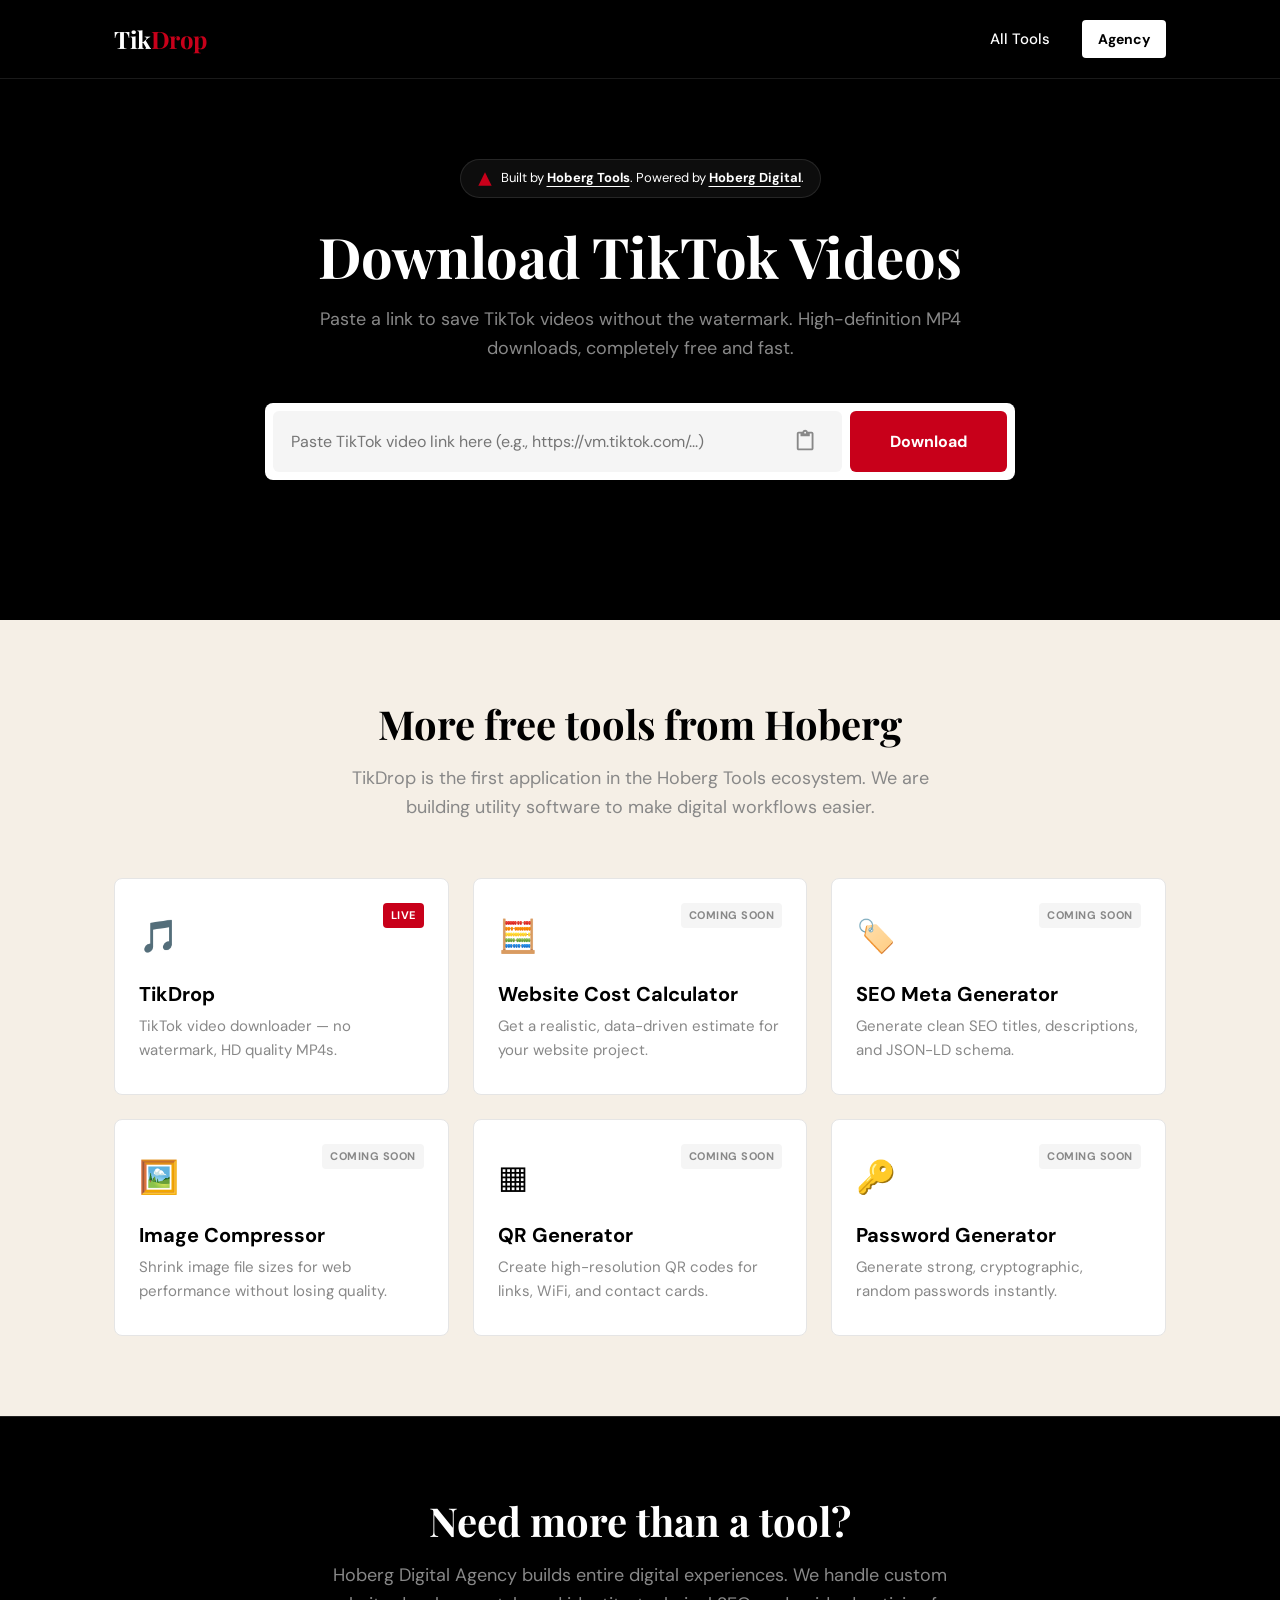
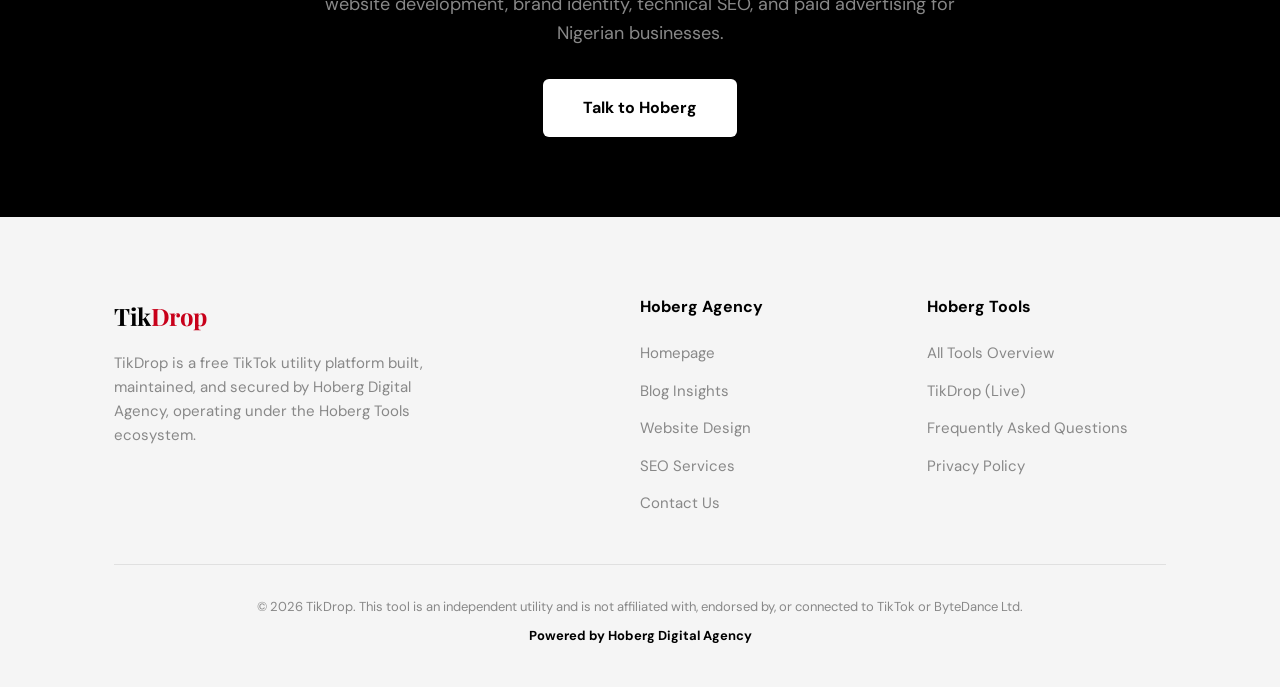
<file: tools/tikdrop/index.html>
<!DOCTYPE html>
<html lang="en">
<head>
    <meta charset="UTF-8">
    <meta name="viewport" content="width=device-width, initial-scale=1.0">
    
    <!-- Primary SEO Meta Tags -->
    <title>TikDrop | Free TikTok Video Downloader (No Watermark) | Hoberg Tools</title>
    <meta name="title" content="TikDrop | Free TikTok Video Downloader (No Watermark)">
    <meta name="description" content="Download TikTok videos without watermarks for free. TikDrop is a fast, online tool to save HD MP4 TikToks on iPhone, Android, and PC. Built by Hoberg.">
    <meta name="keywords" content="TikTok downloader, download TikTok video, no watermark, save TikTok to camera roll, HD TikTok downloader, TikTok MP4 downloader, free TikTok video saver, download TikTok on iPhone, Android TikTok downloader, online TikTok tool">
    <meta name="robots" content="index, follow">
    <meta name="author" content="Hoberg Digital Agency">
    <link rel="canonical" href="https://hoberg.com.ng/tools/tikdrop">

    <!-- Open Graph / Facebook -->
    <meta property="og:type" content="website">
    <meta property="og:url" content="https://hoberg.com.ng/tools/tikdrop">
    <meta property="og:title" content="TikDrop | Free TikTok Downloader (No Watermark)">
    <meta property="og:description" content="Download TikTok videos cleanly without watermarks. Save HD MP4 files directly to your device for free.">
    <meta property="og:image" content="https://hoberg.com.ng/assets/tikdrop-og-image.jpg">

    <!-- Twitter -->
    <meta property="twitter:card" content="summary_large_image">
    <meta property="twitter:url" content="https://hoberg.com.ng/tools/tikdrop">
    <meta property="twitter:title" content="TikDrop | Save TikToks Without Watermarks">
    <meta property="twitter:description" content="Fast, free, and completely online. Download any TikTok video in HD without the logo.">
    <meta property="twitter:image" content="https://hoberg.com.ng/assets/tikdrop-og-image.jpg">

    <!-- Favicon -->
    <link rel="icon" href="/favicon.ico" type="image/x-icon">

    <!-- Brand Fonts: Playfair Display & DM Sans -->
    <link rel="preconnect" href="https://fonts.googleapis.com">
    <link rel="preconnect" href="https://fonts.gstatic.com" crossorigin>
    <link href="https://fonts.googleapis.com/css2?family=DM+Sans:wght@400;500;700&family=Playfair+Display:wght@700&display=swap" rel="stylesheet">

    <!-- JSON-LD Schema for AI & Google Rich Results -->
    <script type="application/ld+json">
    {
      "@context": "https://schema.org",
      "@type": "WebApplication",
      "name": "TikDrop",
      "alternateName": "Hoberg TikTok Downloader",
      "url": "https://hoberg.com.ng/tools/tikdrop",
      "description": "A free online web application to download TikTok videos in HD quality without watermarks.",
      "applicationCategory": "MultimediaApplication",
      "operatingSystem": "All",
      "creator": {
        "@type": "Organization",
        "name": "Hoberg Digital Agency",
        "url": "https://hoberg.com.ng"
      },
      "offers": {
        "@type": "Offer",
        "price": "0",
        "priceCurrency": "NGN"
      }
    }
    </script>

    <style>
        /* Hoberg Brand Guidelines Variables */
        :root {
            --h-red: #C8001A;
            --h-black: #000000;
            --h-gold: #D4A843;
            --h-white: #FFFFFF;
            --h-cream: #F5EFE6;
            --h-light-gray: #F5F5F5;
            --h-mid-gray: #888888;
            --font-head: 'Playfair Display', serif;
            --font-body: 'DM Sans', sans-serif;
            --transition-speed: 0.2s;
        }

        /* Reset & Base */
        *, *::before, *::after { box-sizing: border-box; margin: 0; padding: 0; }
        html { scroll-behavior: smooth; }
        body {
            font-family: var(--font-body);
            color: var(--h-black);
            background-color: var(--h-white);
            line-height: 1.6;
            -webkit-font-smoothing: antialiased;
            display: flex;
            flex-direction: column;
            min-height: 100vh;
        }
        h1, h2, h3, h4, h5, h6 { font-family: var(--font-head); font-weight: 700; line-height: 1.2; }
        a { text-decoration: none; color: inherit; transition: color var(--transition-speed); }
        a:hover { color: var(--h-red); }
        ul { list-style: none; }
        img, svg { max-width: 100%; display: block; }
        
        /* Layout */
        .container { max-width: 1100px; margin: 0 auto; padding: 0 24px; width: 100%; }
        .section-padding { padding: 80px 0; }
        .visually-hidden { position: absolute; width: 1px; height: 1px; padding: 0; margin: -1px; overflow: hidden; clip: rect(0, 0, 0, 0); white-space: nowrap; border: 0; }

        /* Navigation */
        .navbar {
            background-color: var(--h-black);
            color: var(--h-white);
            padding: 20px 0;
            border-bottom: 1px solid rgba(255,255,255,0.1);
        }
        .nav-content { display: flex; justify-content: space-between; align-items: center; }
        .nav-brand { font-family: var(--font-head); font-size: 24px; font-weight: 700; letter-spacing: -0.5px; }
        .nav-brand span { color: var(--h-red); }
        .nav-links { display: flex; gap: 32px; align-items: center; }
        .nav-link { font-size: 15px; font-weight: 500; }
        .btn-nav { background: var(--h-white); color: var(--h-black); padding: 8px 16px; border-radius: 4px; font-weight: 700; font-size: 14px; }
        .btn-nav:hover { background: var(--h-light-gray); color: var(--h-black); }

        /* Hero Downloader Section */
        .hero {
            background-color: var(--h-black);
            color: var(--h-white);
            padding: 80px 0 100px;
            text-align: center;
            flex: 1 0 auto;
        }
        .brand-eyebrow {
            display: inline-flex;
            align-items: center;
            gap: 8px;
            background: rgba(255,255,255,0.05);
            padding: 8px 16px;
            border-radius: 100px;
            font-size: 13px;
            margin-bottom: 24px;
            border: 1px solid rgba(255,255,255,0.1);
        }
        .brand-eyebrow a { font-weight: 700; color: var(--h-white); text-decoration: underline; text-underline-offset: 4px; }
        .hero h1 { font-size: clamp(36px, 5vw, 56px); margin-bottom: 16px; }
        .hero p { color: var(--h-mid-gray); font-size: 18px; max-width: 650px; margin: 0 auto 40px; }

        /* Input UI */
        .download-box {
            max-width: 750px;
            margin: 0 auto;
            background: var(--h-white);
            padding: 8px;
            border-radius: 8px;
            display: flex;
            flex-direction: column;
            gap: 8px;
            box-shadow: 0 20px 40px rgba(0,0,0,0.4);
        }
        @media (min-width: 640px) { .download-box { flex-direction: row; } }
        .input-wrapper {
            flex: 1;
            display: flex;
            align-items: center;
            background: var(--h-light-gray);
            border-radius: 6px;
            padding: 0 16px;
            border: 2px solid transparent;
            transition: border-color var(--transition-speed);
        }
        .input-wrapper:focus-within { border-color: var(--h-black); }
        .input-wrapper input {
            width: 100%;
            border: none;
            background: transparent;
            padding: 18px 0;
            font-family: var(--font-body);
            font-size: 16px;
            color: var(--h-black);
            outline: none;
        }
        .btn-paste {
            background: none;
            border: none;
            cursor: pointer;
            color: var(--h-mid-gray);
            padding: 8px;
            display: flex;
            align-items: center;
            justify-content: center;
        }
        .btn-paste:hover { color: var(--h-black); }
        
        .btn-primary {
            background-color: var(--h-red);
            color: var(--h-white);
            border: none;
            padding: 18px 40px;
            font-family: var(--font-body);
            font-weight: 700;
            font-size: 16px;
            cursor: pointer;
            border-radius: 6px;
            transition: background var(--transition-speed);
            display: flex;
            align-items: center;
            justify-content: center;
            gap: 8px;
        }
        .btn-primary:hover { background-color: #a30015; color: var(--h-white); }
        .btn-primary:disabled { background-color: var(--h-mid-gray); cursor: not-allowed; }

        /* Status & Error Messages */
        .status-message {
            margin-top: 16px;
            font-size: 14px;
            min-height: 24px;
            transition: opacity var(--transition-speed);
        }
        .text-error { color: #ff4d4d; }
        
        /* Spinner */
        .spinner {
            width: 20px;
            height: 20px;
            border: 3px solid rgba(255,255,255,0.3);
            border-radius: 50%;
            border-top-color: var(--h-white);
            animation: spin 1s ease-in-out infinite;
            display: none;
        }
        @keyframes spin { to { transform: rotate(360deg); } }

        /* Result Display Area */
        .result-card {
            display: none;
            background: var(--h-light-gray);
            border-radius: 8px;
            max-width: 750px;
            margin: 24px auto 0;
            padding: 24px;
            text-align: left;
            color: var(--h-black);
            animation: fadeIn 0.4s ease;
        }
        @keyframes fadeIn { from { opacity: 0; transform: translateY(-10px); } to { opacity: 1; transform: translateY(0); } }
        .result-card.active { display: block; }
        
        .video-meta { display: flex; gap: 20px; margin-bottom: 24px; align-items: center; }
        .video-thumb {
            width: 80px; height: 80px;
            background: #E0E0E0;
            border-radius: 8px;
            overflow: hidden;
            flex-shrink: 0;
        }
        .video-thumb img { width: 100%; height: 100%; object-fit: cover; }
        .video-info h3 { font-family: var(--font-body); font-size: 18px; margin-bottom: 4px; }
        .video-info p { color: var(--h-mid-gray); font-size: 14px; }
        
        .action-buttons { display: flex; flex-direction: column; gap: 12px; }
        @media (min-width: 640px) { .action-buttons { flex-direction: row; } .action-buttons > * { flex: 1; } }
        
        .btn-download-link {
            display: inline-block;
            text-align: center;
            padding: 16px;
            border-radius: 6px;
            font-weight: 700;
            cursor: pointer;
        }
        .btn-solid-red { background: var(--h-red); color: var(--h-white); }
        .btn-solid-red:hover { background: #a30015; color: var(--h-white); }
        .btn-outline-black { background: transparent; border: 2px solid var(--h-black); color: var(--h-black); }
        .btn-outline-black:hover { background: var(--h-black); color: var(--h-white); }

        /* Tools Ecosystem Section */
        .ecosystem { background-color: var(--h-cream); }
        .section-header { text-align: center; margin-bottom: 56px; }
        .section-header h2 { font-size: clamp(28px, 4vw, 40px); margin-bottom: 16px; }
        .section-header p { color: var(--h-mid-gray); font-size: 18px; max-width: 600px; margin: 0 auto; }

        .tools-grid { display: grid; grid-template-columns: repeat(auto-fit, minmax(300px, 1fr)); gap: 24px; }
        .tool-card {
            background: var(--h-white);
            padding: 32px 24px;
            border: 1px solid #E5E5E5;
            border-radius: 8px;
            position: relative;
            transition: all var(--transition-speed);
        }
        .tool-card:hover { border-color: var(--h-black); box-shadow: 0 10px 20px rgba(0,0,0,0.05); transform: translateY(-4px); }
        .tool-icon { font-size: 32px; margin-bottom: 20px; }
        .badge {
            position: absolute; top: 24px; right: 24px;
            font-size: 11px; font-weight: 700; padding: 4px 8px;
            border-radius: 4px; text-transform: uppercase; letter-spacing: 0.5px;
        }
        .badge-live { background: var(--h-red); color: var(--h-white); }
        .badge-soon { background: var(--h-light-gray); color: var(--h-mid-gray); }
        .tool-card h3 { font-family: var(--font-body); font-size: 20px; margin-bottom: 8px; }
        .tool-card p { color: var(--h-mid-gray); font-size: 15px; }

        /* Agency CTA */
        .cta-section { background-color: var(--h-black); color: var(--h-white); text-align: center; border-top: 1px solid #222; }
        .cta-section h2 { font-size: clamp(28px, 4vw, 40px); margin-bottom: 16px; }
        .cta-section p { color: var(--h-mid-gray); font-size: 18px; max-width: 650px; margin: 0 auto 32px; }
        .btn-white { display: inline-block; background: var(--h-white); color: var(--h-black); padding: 16px 40px; border-radius: 6px; font-weight: 700; }
        .btn-white:hover { background: var(--h-light-gray); }

        /* Footer */
        .footer { background-color: var(--h-light-gray); color: var(--h-black); padding: 80px 0 40px; flex-shrink: 0; }
        .footer-grid {
            display: grid; grid-template-columns: 1fr; gap: 48px;
            border-bottom: 1px solid #E0E0E0; padding-bottom: 48px; margin-bottom: 32px;
        }
        @media (min-width: 768px) { .footer-grid { grid-template-columns: 2fr 1fr 1fr; } }
        
        .footer-brand .nav-brand { margin-bottom: 16px; display: block; }
        .footer-brand p { color: var(--h-mid-gray); font-size: 15px; max-width: 350px; }
        .footer-col h4 { font-family: var(--font-body); font-size: 16px; margin-bottom: 24px; color: var(--h-black); }
        .footer-col ul { display: flex; flex-direction: column; gap: 12px; }
        .footer-col a { color: var(--h-mid-gray); font-size: 15px; }
        
        .footer-bottom { display: flex; flex-direction: column; align-items: center; gap: 8px; text-align: center; }
        .footer-bottom p { color: var(--h-mid-gray); font-size: 13px; }
        .footer-bottom strong { color: var(--h-black); }
    </style>
</head>
<body>

    <!-- Navigation -->
    <nav class="navbar">
        <div class="container nav-content">
            <a href="/" class="nav-brand">Tik<span>Drop</span></a>
            <div class="nav-links">
                <a href="https://hoberg.com.ng/tools/" class="nav-link">All Tools</a>
                <a href="https://hoberg.com.ng/" class="btn-nav">Agency</a>
            </div>
        </div>
    </nav>

    <!-- Main Content Area -->
    <main>
        <!-- Downloader Hero Section -->
        <header class="hero">
            <div class="container">
                <div class="brand-eyebrow">
                    <svg width="16" height="16" viewBox="0 0 24 24" fill="var(--h-red)"><path d="M12 2L2 22h20L12 2z"/></svg>
                    <span>Built by <a href="https://hoberg.com.ng/tools/">Hoberg Tools</a>. Powered by <a href="https://hoberg.com.ng/">Hoberg Digital</a>.</span>
                </div>
                
                <h1>Download TikTok Videos</h1>
                <p>Paste a link to save TikTok videos without the watermark. High-definition MP4 downloads, completely free and fast.</p>
                
                <!-- Search Form -->
                <form id="downloadForm" class="download-box" onsubmit="event.preventDefault(); processDownload();">
                    <label for="tiktokUrl" class="visually-hidden">TikTok Video URL</label>
                    <div class="input-wrapper">
                        <input type="url" id="tiktokUrl" name="tiktokUrl" placeholder="Paste TikTok video link here (e.g., https://vm.tiktok.com/...)" required aria-required="true">
                        <button type="button" class="btn-paste" id="pasteBtn" aria-label="Paste from clipboard" title="Paste link">
                            <svg width="24" height="24" viewBox="0 0 24 24" fill="currentColor"><path d="M19 2h-4.18C14.4.84 13.3 0 12 0c-1.3 0-2.4.84-2.82 2H5c-1.1 0-2 .9-2 2v16c0 1.1.9 2 2 2h14c1.1 0 2-.9 2-2V4c0-1.1-.9-2-2-2zm-7 0c.55 0 1 .45 1 1s-.45 1-1 1-1-.45-1-1 .45-1 1-1zm7 18H5V4h2v3h10V4h2v16z"/></svg>
                        </button>
                    </div>
                    <button type="submit" class="btn-primary" id="submitBtn">
                        <span id="btnText">Download</span>
                        <div class="spinner" id="btnSpinner"></div>
                    </button>
                </form>

                <!-- Status Messages -->
                <div id="statusMessage" class="status-message" aria-live="polite"></div>

                <!-- Result Card -->
                <div class="result-card" id="resultCard" aria-hidden="true">
                    <div class="video-meta">
                        <div class="video-thumb">
                            <img id="resultThumb" src="[data-uri]" alt="Video Thumbnail">
                        </div>
                        <div class="video-info">
                            <h3 id="resultTitle">Video Ready</h3>
                            <p>Watermark successfully removed.</p>
                        </div>
                    </div>
                    <div class="action-buttons">
                        <a href="#" id="downloadMp4" class="btn-download-link btn-solid-red" download="TikDrop_Video.mp4">Download (No Watermark)</a>
                        <a href="#" id="downloadHd" class="btn-download-link btn-outline-black" download="TikDrop_Video_HD.mp4">Download HD</a>
                    </div>
                </div>
            </div>
        </header>

        <!-- Hoberg Tools Ecosystem -->
        <section class="ecosystem section-padding" id="tools" aria-label="Hoberg Tools Ecosystem">
            <div class="container">
                <div class="section-header">
                    <h2>More free tools from Hoberg</h2>
                    <p>TikDrop is the first application in the Hoberg Tools ecosystem. We are building utility software to make digital workflows easier.</p>
                </div>

                <div class="tools-grid">
                    <div class="tool-card">
                        <span class="badge badge-live">Live</span>
                        <div class="tool-icon" aria-hidden="true">🎵</div>
                        <h3>TikDrop</h3>
                        <p>TikTok video downloader — no watermark, HD quality MP4s.</p>
                    </div>
                    
                    <div class="tool-card">
                        <span class="badge badge-soon">Coming Soon</span>
                        <div class="tool-icon" aria-hidden="true">🧮</div>
                        <h3>Website Cost Calculator</h3>
                        <p>Get a realistic, data-driven estimate for your website project.</p>
                    </div>
                    
                    <div class="tool-card">
                        <span class="badge badge-soon">Coming Soon</span>
                        <div class="tool-icon" aria-hidden="true">🏷️</div>
                        <h3>SEO Meta Generator</h3>
                        <p>Generate clean SEO titles, descriptions, and JSON-LD schema.</p>
                    </div>
                    
                    <div class="tool-card">
                        <span class="badge badge-soon">Coming Soon</span>
                        <div class="tool-icon" aria-hidden="true">🖼️</div>
                        <h3>Image Compressor</h3>
                        <p>Shrink image file sizes for web performance without losing quality.</p>
                    </div>
                    
                    <div class="tool-card">
                        <span class="badge badge-soon">Coming Soon</span>
                        <div class="tool-icon" aria-hidden="true">▦</div>
                        <h3>QR Generator</h3>
                        <p>Create high-resolution QR codes for links, WiFi, and contact cards.</p>
                    </div>
                    
                    <div class="tool-card">
                        <span class="badge badge-soon">Coming Soon</span>
                        <div class="tool-icon" aria-hidden="true">🔑</div>
                        <h3>Password Generator</h3>
                        <p>Generate strong, cryptographic, random passwords instantly.</p>
                    </div>
                </div>
            </div>
        </section>

        <!-- Hoberg Agency CTA -->
        <section class="cta-section section-padding" aria-label="Digital Agency Services">
            <div class="container">
                <h2>Need more than a tool?</h2>
                <p>Hoberg Digital Agency builds entire digital experiences. We handle custom website development, brand identity, technical SEO, and paid advertising for Nigerian businesses.</p>
                <a href="https://hoberg.com.ng/" class="btn-white">Talk to Hoberg</a>
            </div>
        </section>
    </main>

    <!-- Footer -->
    <footer class="footer">
        <div class="container">
            <div class="footer-grid">
                <div class="footer-brand">
                    <a href="/" class="nav-brand">Tik<span>Drop</span></a>
                    <p>TikDrop is a free TikTok utility platform built, maintained, and secured by Hoberg Digital Agency, operating under the Hoberg Tools ecosystem.</p>
                </div>
                
                <div class="footer-col">
                    <h4>Hoberg Agency</h4>
                    <ul>
                        <li><a href="https://hoberg.com.ng/">Homepage</a></li>
                        <li><a href="https://hoberg.com.ng/blog">Blog Insights</a></li>
                        <li><a href="https://hoberg.com.ng/services/web-design">Website Design</a></li>
                        <li><a href="https://hoberg.com.ng/services/seo">SEO Services</a></li>
                        <li><a href="https://hoberg.com.ng/contact">Contact Us</a></li>
                    </ul>
                </div>

                <div class="footer-col">
                    <h4>Hoberg Tools</h4>
                    <ul>
                        <li><a href="https://hoberg.com.ng/tools/">All Tools Overview</a></li>
                        <li><a href="/tikdrop">TikDrop (Live)</a></li>
                        <li><a href="/faq">Frequently Asked Questions</a></li>
                        <li><a href="/privacy">Privacy Policy</a></li>
                    </ul>
                </div>
            </div>

            <div class="footer-bottom">
                <p>&copy; 2026 TikDrop. This tool is an independent utility and is not affiliated with, endorsed by, or connected to TikTok or ByteDance Ltd.</p>
                <p><strong>Powered by Hoberg Digital Agency</strong></p>
            </div>
        </div>
    </footer>

    <!-- Application Logic -->
    <script>
        document.addEventListener('DOMContentLoaded', () => {
            const form = document.getElementById('downloadForm');
            const urlInput = document.getElementById('tiktokUrl');
            const pasteBtn = document.getElementById('pasteBtn');
            const submitBtn = document.getElementById('submitBtn');
            const btnText = document.getElementById('btnText');
            const btnSpinner = document.getElementById('btnSpinner');
            const statusMessage = document.getElementById('statusMessage');
            const resultCard = document.getElementById('resultCard');
            
            // Clipboard Paste functionality
            pasteBtn.addEventListener('click', async () => {
                try {
                    const text = await navigator.clipboard.readText();
                    urlInput.value = text;
                    urlInput.focus();
                } catch (err) {
                    showStatus('Clipboard access denied. Please manually paste the link.', true);
                }
            });

            // UI State management
            function setProcessingState(isProcessing) {
                if (isProcessing) {
                    submitBtn.disabled = true;
                    btnText.style.display = 'none';
                    btnSpinner.style.display = 'block';
                    resultCard.classList.remove('active');
                    resultCard.setAttribute('aria-hidden', 'true');
                    statusMessage.textContent = '';
                } else {
                    submitBtn.disabled = false;
                    btnText.style.display = 'block';
                    btnSpinner.style.display = 'none';
                }
            }

            function showStatus(message, isError = false) {
                statusMessage.textContent = message;
                statusMessage.className = `status-message ${isError ? 'text-error' : ''}`;
            }

            // Main Download Handler
            // NOTE TO DEVELOPER: To make this functionally download videos, replace the mock code below
            // with a real fetch request to your Node.js/Next.js backend API.
            window.processDownload = async function() {
                const videoUrl = urlInput.value.trim();
                
                // Basic validation
                if (!videoUrl) {
                    showStatus('Please paste a TikTok link first.', true);
                    return;
                }
                if (!videoUrl.includes('tiktok.com')) {
                    showStatus('Invalid link. Please ensure it is a valid TikTok URL.', true);
                    return;
                }

                setProcessingState(true);

                try {
                    /* =========================================================
                       BACKEND INTEGRATION POINT
                       =========================================================
                       Uncomment this section when you wire up your Hoberg backend API.
                       Client-side JS cannot bypass TikTok CORS restrictions.
                       
                       const response = await fetch('https://api.hoberg.com.ng/v1/tikdrop/download', {
                           method: 'POST',
                           headers: { 'Content-Type': 'application/json' },
                           body: JSON.stringify({ url: videoUrl })
                       });
                       
                       if (!response.ok) throw new Error('Failed to process video.');
                       const data = await response.json();
                       
                       // Populate UI with real data
                       document.getElementById('resultThumb').src = data.thumbnail_url;
                       document.getElementById('downloadMp4').href = data.download_url;
                       document.getElementById('downloadHd').href = data.download_url_hd;
                       ========================================================= */

                    // Simulate API delay for UI demonstration purposes
                    await new Promise(resolve => setTimeout(resolve, 1800));

                    // Show success state
                    setProcessingState(false);
                    resultCard.classList.add('active');
                    resultCard.setAttribute('aria-hidden', 'false');
                    
                    // Note: In a real implementation, the hrefs above would be updated with actual MP4 blobs or direct stream URLs from your server.
                    
                } catch (error) {
                    setProcessingState(false);
                    showStatus('An error occurred while processing the video. Please try again.', true);
                    console.error('Download Error:', error);
                }
            };
        });
    </script>
</body>
</html>
</file>
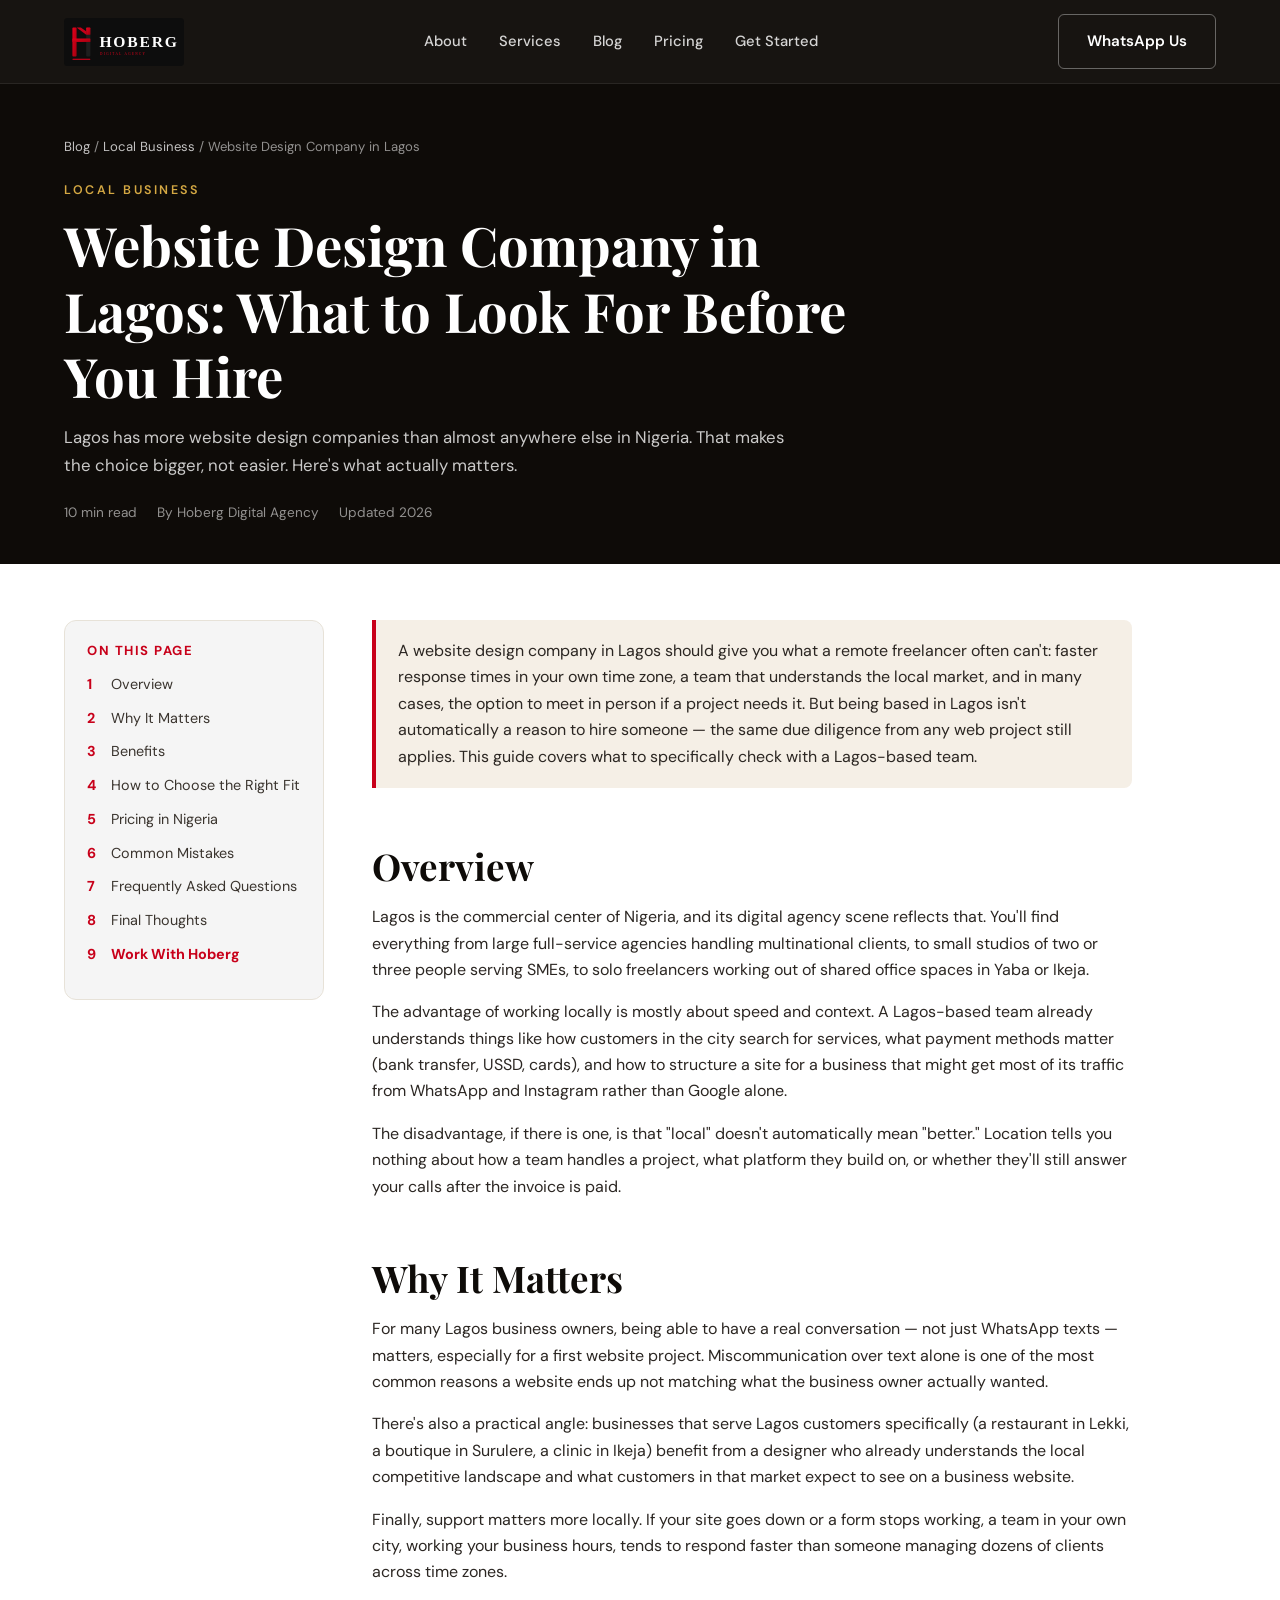
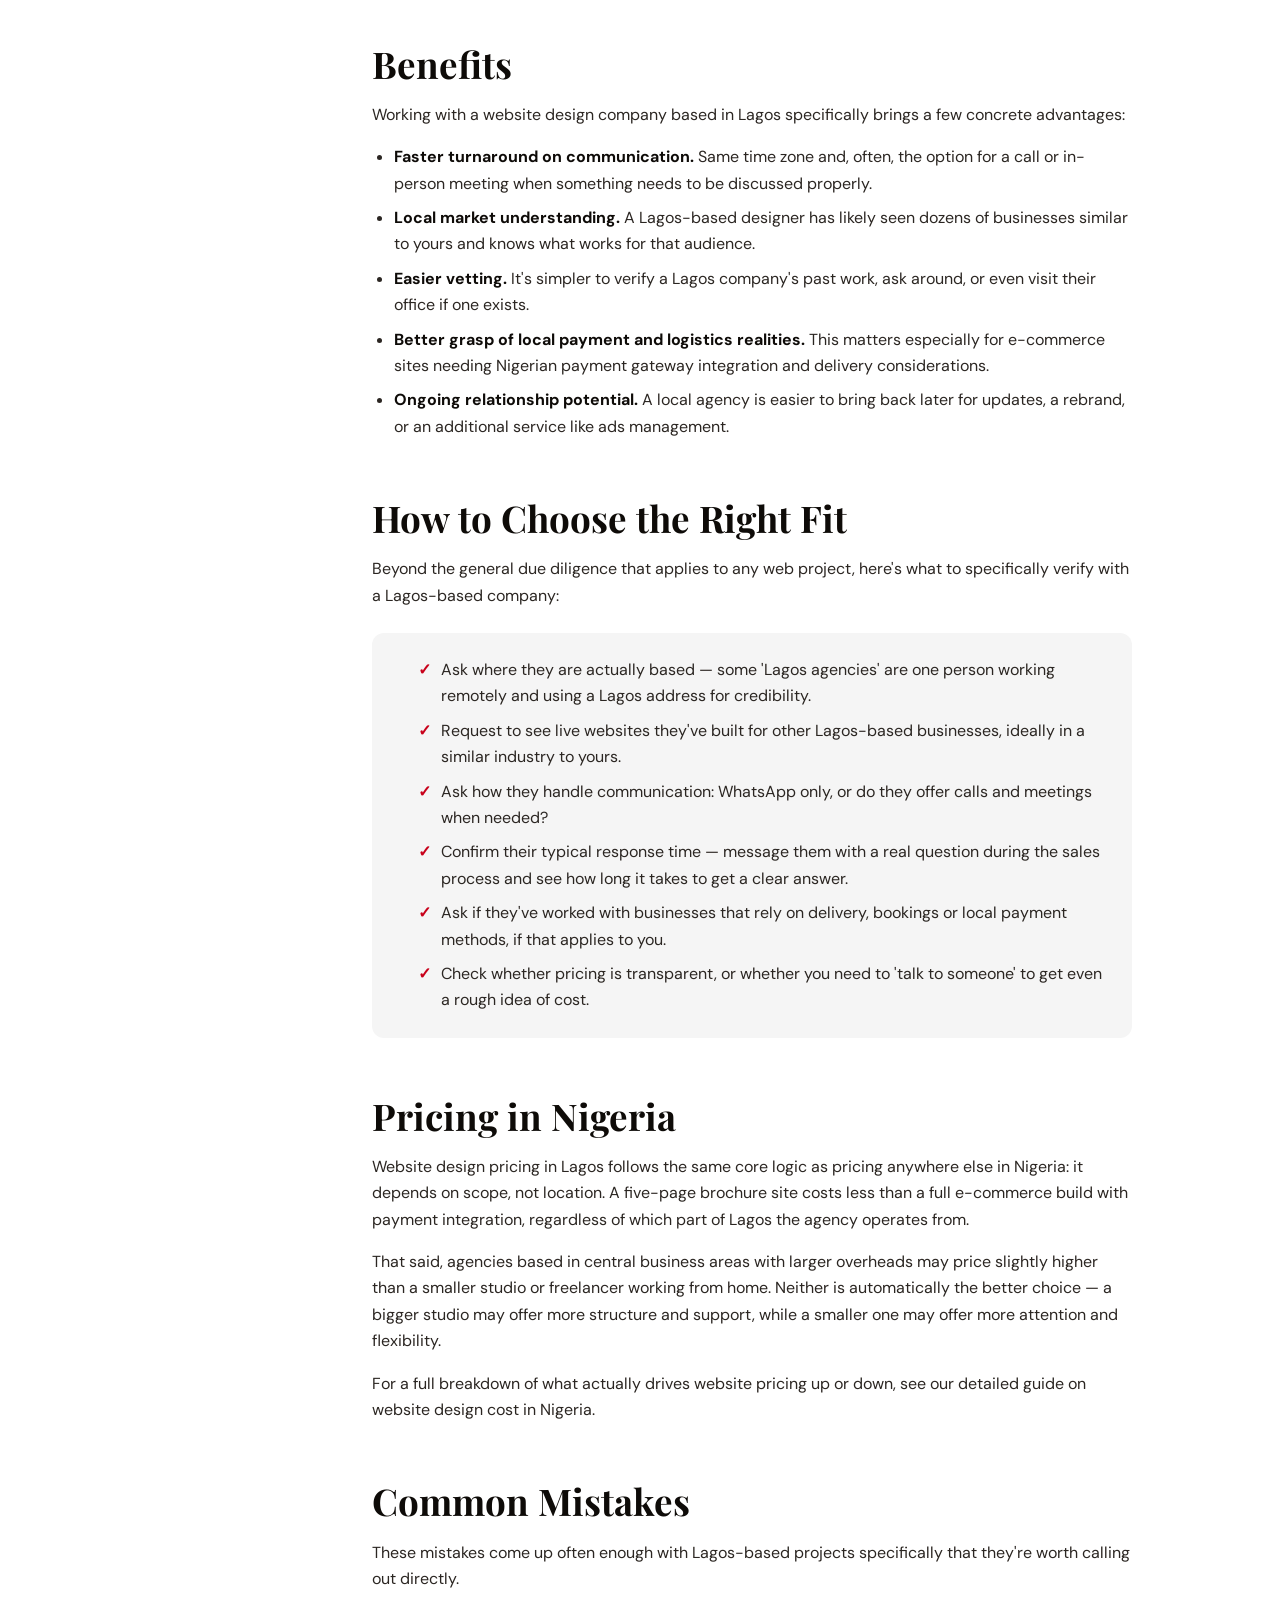
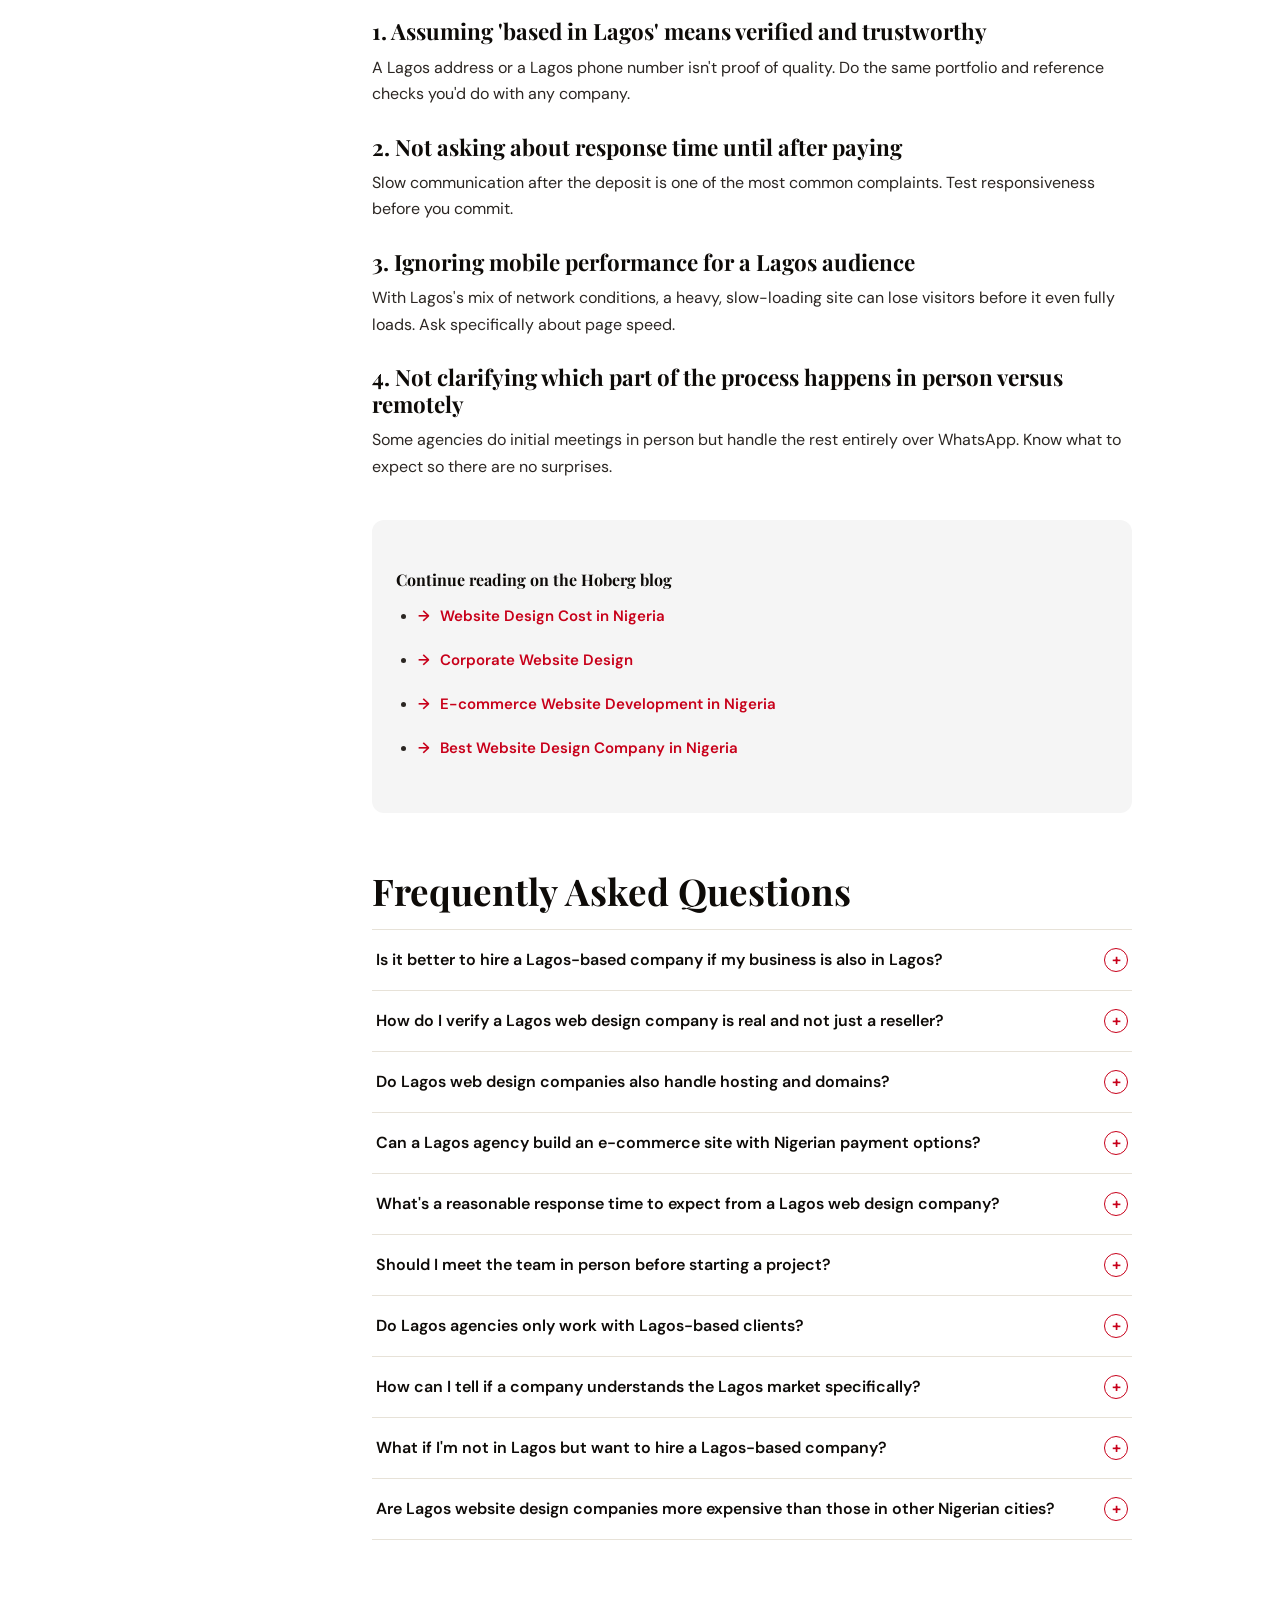
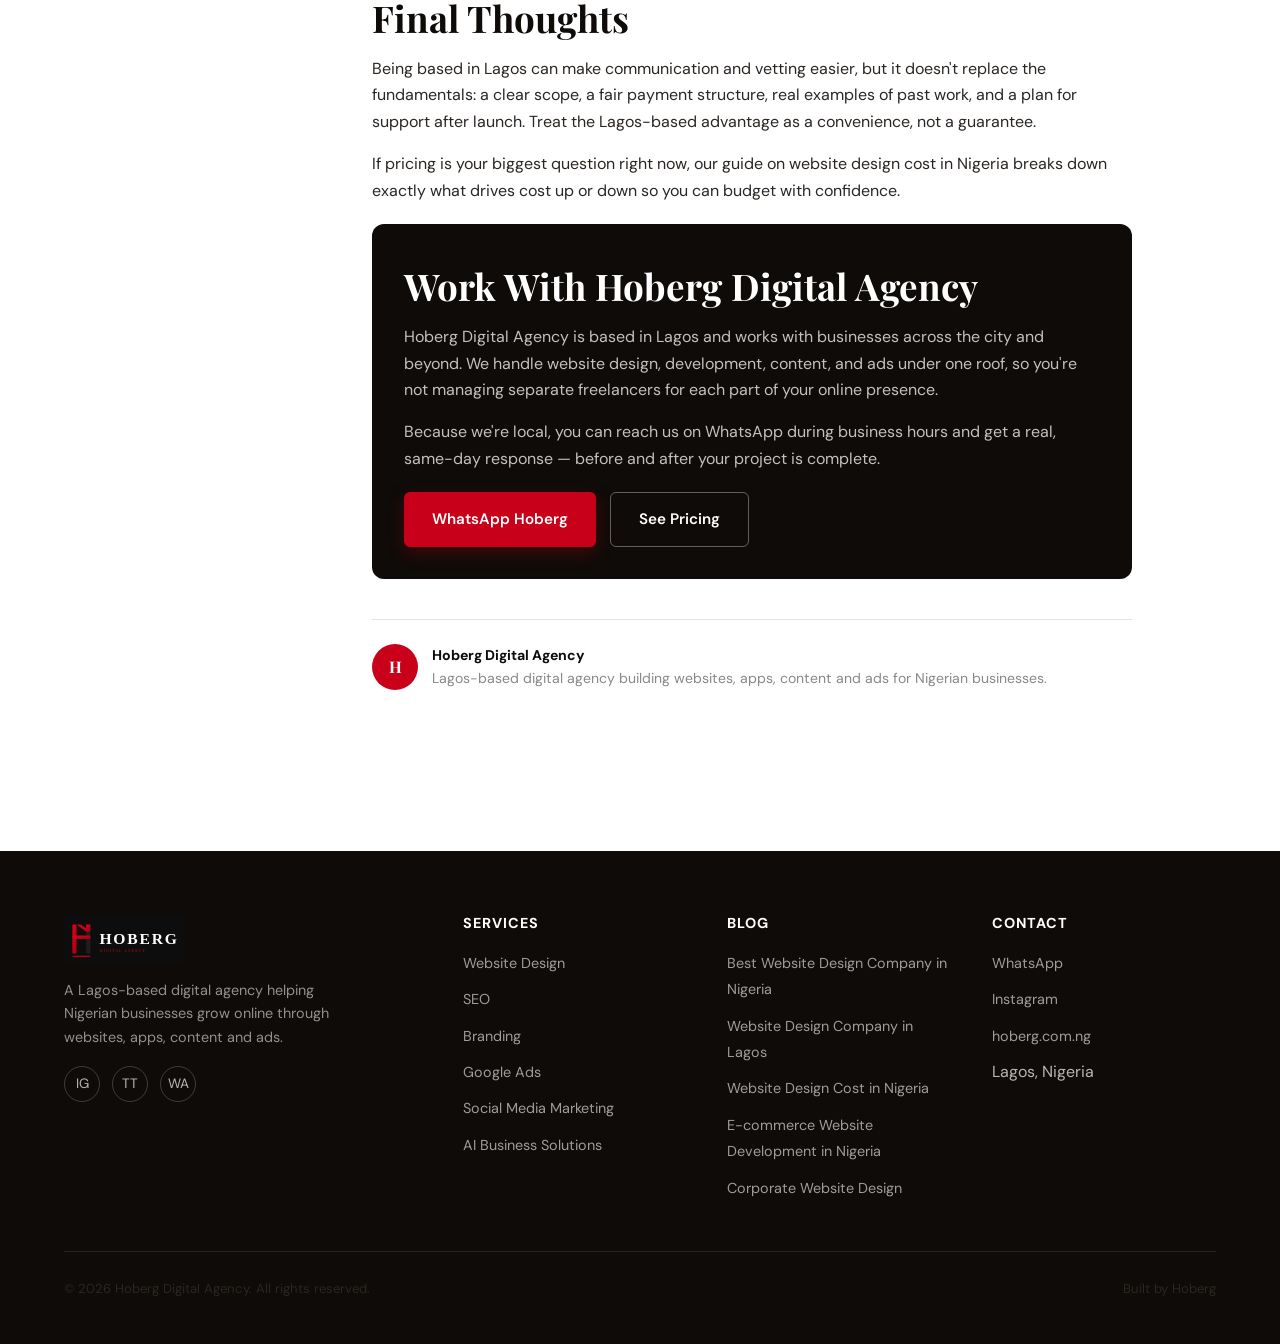
<file: blog/articles/best-website-design-company-nigeria.html>
<!DOCTYPE html>
<html lang="en">
<head>
<meta charset="UTF-8">
<meta name="viewport" content="width=device-width, initial-scale=1.0">
 <!-- ========================= -->
<!-- HOBERG SEO MASTER PACKAGE -->
<!-- ========================= -->

<title>Best Website Design Company in Nigeria | Hoberg Digital Agency</title>

<meta name="description" content="Looking for the best website design company in Nigeria? Learn what makes a great web design agency and why businesses trust Hoberg Digital Agency for professional website development.">

<meta name="keywords" content="best website design company in nigeria, website design nigeria, web design company lagos, ecommerce website nigeria, business website nigeria, hoberg digital agency">

<meta name="author" content="Hoberg Digital Agency">

<meta name="robots" content="index,follow,max-image-preview:large,max-snippet:-1,max-video-preview:-1">

<meta name="theme-color" content="#C8001A">

<link rel="canonical" href="https://hoberg.com.ng/blog/articles/best-website-design-company-nigeria.html">

<meta property="og:type" content="article">
<meta property="og:title" content="Best Website Design Company in Nigeria | Hoberg Digital Agency">
<meta property="og:description" content="Discover how to choose the best website design company in Nigeria and why Hoberg Digital Agency is trusted by businesses nationwide.">
<meta property="og:url" content="https://hoberg.com.ng/blog/articles/best-website-design-company-nigeria.html">
<meta property="og:image" content="https://hoberg.com.ng/blog/assets/best-website-design-company-nigeria.jpg">
<meta property="og:site_name" content="Hoberg Digital Agency">
<meta property="og:locale" content="en_NG">

<meta name="twitter:card" content="summary_large_image">
<meta name="twitter:title" content="Best Website Design Company in Nigeria">
<meta name="twitter:description" content="Learn how to choose the best website design company in Nigeria for your business.">
<meta name="twitter:image" content="https://hoberg.com.ng/blog/assets/best-website-design-company-nigeria.jpg">

<link rel="icon" href="/favicon.PNG" type="image/png">
<link rel="apple-touch-icon" href="/favicon.PNG">

<script type="application/ld+json">
{
 "@context":"https://schema.org",
 "@type":"Article",
 "@id":"https://hoberg.com.ng/blog/articles/best-website-design-company-nigeria.html#article",
 "headline":"Best Website Design Company in Nigeria",
 "description":"Learn how to choose the best website design company in Nigeria and why Hoberg Digital Agency delivers modern, high-performing websites.",
 "author":{
   "@type":"Organization",
   "name":"Hoberg Digital Agency"
 },
 "publisher":{
   "@type":"Organization",
   "name":"Hoberg Digital Agency",
   "logo":{
      "@type":"ImageObject",
      "url":"https://hoberg.com.ng/favicon.PNG"
   }
 },
 "mainEntityOfPage":"https://hoberg.com.ng/blog/articles/best-website-design-company-nigeria.html",
 "image":"https://hoberg.com.ng/blog/assets/best-website-design-company-nigeria.jpg",
 "datePublished":"2026-08-01",
 "dateModified":"2026-08-01",
 "inLanguage":"en-NG",
 "keywords":[
   "Best Website Design Company Nigeria",
   "Website Design Nigeria",
   "Web Design Lagos",
   "Business Website",
   "Hoberg Digital Agency"
 ]
}
</script>

<script type="application/ld+json">
{
 "@context":"https://schema.org",
 "@type":"BreadcrumbList",
 "itemListElement":[
   {
     "@type":"ListItem",
     "position":1,
     "name":"Home",
     "item":"https://hoberg.com.ng/"
   },
   {
     "@type":"ListItem",
     "position":2,
     "name":"Blog",
     "item":"https://hoberg.com.ng/blog"
   },
   {
     "@type":"ListItem",
     "position":3,
     "name":"Best Website Design Company in Nigeria",
     "item":"https://hoberg.com.ng/blog/articles/best-website-design-company-nigeria.html"
   }
 ]
}
</script>
<meta name="description" content="Looking for a website design company in Lagos? Here is what local businesses should check for, from response time to post-launch support, before signing on.">

<meta name="keywords" content="website design lagos, website design company nigeria, web design lagos, ecommerce website nigeria, business website, Hoberg Digital Agency">

<meta name="author" content="Hoberg Digital Agency">

<meta name="robots" content="index,follow,max-image-preview:large,max-snippet:-1,max-video-preview:-1">

<meta name="theme-color" content="#C8001A">

<link rel="canonical" href="https://hoberg.com.ng/blog/articles/website-design-company-lagos.html">

<!-- Open Graph -->

<meta property="og:type" content="article">
<meta property="og:title" content="Website Design Company in Lagos | Hoberg Digital Agency">
<meta property="og:description" content="Looking for a website design company in Lagos? Learn how to choose the right web design agency for your business.">
<meta property="og:url" content="https://hoberg.com.ng/blog/articles/website-design-company-lagos.html">
<meta property="og:image" content="https://hoberg.com.ng/blog/assets/website-design-company-lagos.jpg">
<meta property="og:site_name" content="Hoberg Digital Agency">
<meta property="og:locale" content="en_NG">

<!-- Twitter/X -->

<meta name="twitter:card" content="summary_large_image">
<meta name="twitter:title" content="Website Design Company in Lagos">
<meta name="twitter:description" content="Learn how to choose the best website design company in Lagos for your business.">
<meta name="twitter:image" content="https://hoberg.com.ng/blog/assets/website-design-company-lagos.jpg">

<!-- Favicon -->

<link rel="icon" href="/favicon.PNG" type="image/png">
<link rel="apple-touch-icon" href="/favicon.PNG">

<!-- ========================= -->
<!-- ARTICLE SCHEMA -->
<!-- ========================= -->

<script type="application/ld+json">
{
 "@context":"https://schema.org",
 "@type":"Article",
 "@id":"https://hoberg.com.ng/blog/articles/website-design-company-lagos.html#article",
 "headline":"Website Design Company in Lagos",
 "description":"Looking for a website design company in Lagos? Learn what businesses should consider before hiring a web design agency.",
 "author":{
   "@type":"Organization",
   "name":"Hoberg Digital Agency"
 },
 "publisher":{
   "@type":"Organization",
   "name":"Hoberg Digital Agency",
   "logo":{
      "@type":"ImageObject",
      "url":"https://hoberg.com.ng/favicon.PNG"
   }
 },
 "mainEntityOfPage":"https://hoberg.com.ng/blog/articles/website-design-company-lagos.html",
 "image":"https://hoberg.com.ng/blog/assets/website-design-company-lagos.jpg",
 "datePublished":"2026-08-01",
 "dateModified":"2026-08-01",
 "inLanguage":"en-NG",
 "keywords":[
   "Website Design Lagos",
   "Website Design Company Nigeria",
   "Web Development Lagos",
   "Business Website",
   "Hoberg Digital Agency"
 ]
}
</script>

<!-- ========================= -->
<!-- BREADCRUMB SCHEMA -->
<!-- ========================= -->

<script type="application/ld+json">
{
 "@context":"https://schema.org",
 "@type":"BreadcrumbList",
 "itemListElement":[
   {
     "@type":"ListItem",
     "position":1,
     "name":"Home",
     "item":"https://hoberg.com.ng/"
   },
   {
     "@type":"ListItem",
     "position":2,
     "name":"Blog",
     "item":"https://hoberg.com.ng/blog"
   },
   {
     "@type":"ListItem",
     "position":3,
     "name":"Website Design Company in Lagos",
     "item":"https://hoberg.com.ng/blog/articles/website-design-company-lagos.html"
   }
 ]
}
</script>
  <meta name="description" content="Looking for a website design company in Lagos? Here is what local businesses should check for, from response time to post-launch support, before signing on.">
  <link rel="canonical" href="https://hoberg.com.ng/blog/articles/website-design-company-lagos.html">
  <meta property="og:type" content="article">
  <meta property="og:title" content="Website Design Company in Lagos: A Local Buyer's Guide">
  <meta property="og:description" content="What Lagos business owners should look for in a website design company, from communication to timelines and support.">
  <meta property="og:url" content="https://hoberg.com.ng/blog/articles/website-design-company-lagos.html">
  <meta property="og:image" content="https://hoberg.com.ng/blog/assets/website-design-company-lagos.jpg">
  <meta name="twitter:card" content="summary_large_image">
  <meta name="robots" content="index, follow">
  <meta name="theme-color" content="#C8001A">
  <link rel="preconnect" href="https://fonts.googleapis.com">
  <link rel="preconnect" href="https://fonts.gstatic.com" crossorigin>
  <link href="https://fonts.googleapis.com/css2?family=Playfair+Display:wght@700;800&family=DM+Sans:wght@400;500;600;700&display=swap" rel="stylesheet">
  <link rel="stylesheet" href="../css/style.css">
  <link rel="icon" href="../assets/logo.svg" type="image/svg+xml">
  <script type="application/ld+json">
  {
  "@context": "https://schema.org",
  "@type": "Article",
  "headline": "Website Design Company in Lagos: What to Look For Before You Hire",
  "description": "Looking for a website design company in Lagos? Here is what local businesses should check for, from response time to post-launch support, before signing on.",
  "author": {
    "@type": "Organization",
    "name": "Hoberg Digital Agency"
  },
  "publisher": {
    "@type": "Organization",
    "name": "Hoberg Digital Agency",
    "logo": {
      "@type": "ImageObject",
      "url": "https://hoberg.com.ng/blog/assets/logo.svg"
    }
  },
  "mainEntityOfPage": {
    "@type": "WebPage",
    "@id": "https://hoberg.com.ng/blog/articles/website-design-company-lagos.html"
  },
  "image": "https://hoberg.com.ng/blog/assets/website-design-company-lagos.jpg"
}
  </script>
  <script type="application/ld+json">
  {
  "@context": "https://schema.org",
  "@type": "FAQPage",
  "mainEntity": [
    {
      "@type": "Question",
      "name": "Is it better to hire a Lagos-based company if my business is also in Lagos?",
      "acceptedAnswer": {
        "@type": "Answer",
        "text": "It's often convenient, especially for a first project, but it's not a strict requirement. What matters most is the quality of their past work and how clearly they communicate \u2014 those can hold true regardless of city."
      }
    },
    {
      "@type": "Question",
      "name": "How do I verify a Lagos web design company is real and not just a reseller?",
      "acceptedAnswer": {
        "@type": "Answer",
        "text": "Ask direct questions about their process: who designs, who codes, and can they show you examples with matching quality and structure across projects. A reseller's portfolio often looks visually inconsistent because different freelancers made each site."
      }
    },
    {
      "@type": "Question",
      "name": "Do Lagos web design companies also handle hosting and domains?",
      "acceptedAnswer": {
        "@type": "Answer",
        "text": "Many do, either directly or by helping you set up your own accounts. Always confirm who owns the domain and hosting login once the project is complete."
      }
    },
    {
      "@type": "Question",
      "name": "Can a Lagos agency build an e-commerce site with Nigerian payment options?",
      "acceptedAnswer": {
        "@type": "Answer",
        "text": "Yes, this is common. Ask specifically whether they've integrated Nigerian payment gateways like Paystack or Flutterwave before, and ask to see a live example."
      }
    },
    {
      "@type": "Question",
      "name": "What's a reasonable response time to expect from a Lagos web design company?",
      "acceptedAnswer": {
        "@type": "Answer",
        "text": "During business hours, a same-day reply is a reasonable standard to expect, especially before you've paid. If early communication is already slow, that's worth factoring into your decision."
      }
    },
    {
      "@type": "Question",
      "name": "Should I meet the team in person before starting a project?",
      "acceptedAnswer": {
        "@type": "Answer",
        "text": "It's not required, but for a first-time or larger project, an in-person or video call meeting can help avoid miscommunication that's harder to catch over text."
      }
    },
    {
      "@type": "Question",
      "name": "Do Lagos agencies only work with Lagos-based clients?",
      "acceptedAnswer": {
        "@type": "Answer",
        "text": "No, most work with clients across Nigeria and internationally. Being based in Lagos is about where the team operates from, not who they're allowed to serve."
      }
    },
    {
      "@type": "Question",
      "name": "How can I tell if a company understands the Lagos market specifically?",
      "acceptedAnswer": {
        "@type": "Answer",
        "text": "Ask them what they'd change about your website plan based on your specific customers and location. A company with real local experience will have specific, relevant suggestions rather than generic advice."
      }
    },
    {
      "@type": "Question",
      "name": "What if I'm not in Lagos but want to hire a Lagos-based company?",
      "acceptedAnswer": {
        "@type": "Answer",
        "text": "That's completely normal. Most of the project will happen remotely anyway \u2014 over WhatsApp, email and calls \u2014 regardless of where you're physically based."
      }
    },
    {
      "@type": "Question",
      "name": "Are Lagos website design companies more expensive than those in other Nigerian cities?",
      "acceptedAnswer": {
        "@type": "Answer",
        "text": "Not necessarily. Pricing is driven more by the scope of the project and the experience level of the team than by the city itself. Compare quotes based on what's included, not just the number."
      }
    }
  ]
}
  </script>
</head>
<body>
  <a class="skip-link" href="#main">Skip to content</a>
  <header class="site-header">
    <div class="nav-wrap">
      <a class="logo-link" href="../index.html" aria-label="Hoberg Digital Agency home">
        <img src="../assets/logo.svg" alt="Hoberg Digital Agency logo" width="120" height="48">
      </a>
      <nav class="main-nav" aria-label="Primary">
        <ul>
          <li><a href="https://hoberg.com.ng/#about">About</a></li>
          <li><a href="https://hoberg.com.ng/#services">Services</a></li>
          <li><a href="../index.html">Blog</a></li>
          <li><a href="https://hoberg.com.ng/#pricing">Pricing</a></li>
          <li><a href="https://hoberg.com.ng/#contact">Get Started</a></li>
        </ul>
      </nav>
      <div class="nav-cta">
        <a class="btn btn-outline" href="https://wa.me/2348104289365" target="_blank" rel="noopener">WhatsApp Us</a>
        <button class="nav-toggle" aria-label="Toggle menu" aria-expanded="false">
          <span></span><span></span><span></span>
        </button>
      </div>
    </div>
  </header>
  <main id="main">
    <div class="article-hero">
      <div class="container">
        <p class="breadcrumb"><a href="../index.html">Blog</a> / <a href="../index.html#categories">Local Business</a> / Website Design Company in Lagos</p>
        <span class="eyebrow">Local Business</span>
        <h1>Website Design Company in Lagos: What to Look For Before You Hire</h1>
        <p class="lede">Lagos has more website design companies than almost anywhere else in Nigeria. That makes the choice bigger, not easier. Here's what actually matters.</p>
        <div class="article-meta-row">
          <span>10 min read</span>
          <span>By Hoberg Digital Agency</span>
          <span>Updated 2026</span>
        </div>
      </div>
    </div>

    <div class="container">
      <div class="article-layout">
      <aside class="toc-aside">
        <div class="toc-box">
          <h2>On this page</h2>
          <ol>
            <li><a href="#overview">Overview</a></li><li><a href="#why-it-matters">Why It Matters</a></li><li><a href="#benefits">Benefits</a></li><li><a href="#how-to-choose">How to Choose the Right Fit</a></li><li><a href="#pricing">Pricing in Nigeria</a></li><li><a href="#common-mistakes">Common Mistakes</a></li><li><a href="#faq">Frequently Asked Questions</a></li><li><a href="#final-thoughts">Final Thoughts</a></li><li><a href="#work-with-hoberg">Work With Hoberg</a></li>
          </ol>
        </div>
      </aside>
        <article class="article-body">
          <p class="intro-lede">A website design company in Lagos should give you what a remote freelancer often can't: faster response times in your own time zone, a team that understands the local market, and in many cases, the option to meet in person if a project needs it. But being based in Lagos isn't automatically a reason to hire someone — the same due diligence from any web project still applies. This guide covers what to specifically check with a Lagos-based team.</p>

          <h2 id="overview">Overview</h2>
          
<p>Lagos is the commercial center of Nigeria, and its digital agency scene reflects that. You'll find everything from large full-service agencies handling multinational clients, to small studios of two or three people serving SMEs, to solo freelancers working out of shared office spaces in Yaba or Ikeja.</p>
<p>The advantage of working locally is mostly about speed and context. A Lagos-based team already understands things like how customers in the city search for services, what payment methods matter (bank transfer, USSD, cards), and how to structure a site for a business that might get most of its traffic from WhatsApp and Instagram rather than Google alone.</p>
<p>The disadvantage, if there is one, is that "local" doesn't automatically mean "better." Location tells you nothing about how a team handles a project, what platform they build on, or whether they'll still answer your calls after the invoice is paid.</p>


          <h2 id="why-it-matters">Why It Matters</h2>
          
<p>For many Lagos business owners, being able to have a real conversation — not just WhatsApp texts — matters, especially for a first website project. Miscommunication over text alone is one of the most common reasons a website ends up not matching what the business owner actually wanted.</p>
<p>There's also a practical angle: businesses that serve Lagos customers specifically (a restaurant in Lekki, a boutique in Surulere, a clinic in Ikeja) benefit from a designer who already understands the local competitive landscape and what customers in that market expect to see on a business website.</p>
<p>Finally, support matters more locally. If your site goes down or a form stops working, a team in your own city, working your business hours, tends to respond faster than someone managing dozens of clients across time zones.</p>


          <h2 id="benefits">Benefits</h2>
          <p>Working with a website design company based in Lagos specifically brings a few concrete advantages:</p>
          <ul>
            <li><strong>Faster turnaround on communication.</strong> Same time zone and, often, the option for a call or in-person meeting when something needs to be discussed properly.</li>
            <li><strong>Local market understanding.</strong> A Lagos-based designer has likely seen dozens of businesses similar to yours and knows what works for that audience.</li>
            <li><strong>Easier vetting.</strong> It's simpler to verify a Lagos company's past work, ask around, or even visit their office if one exists.</li>
            <li><strong>Better grasp of local payment and logistics realities.</strong> This matters especially for e-commerce sites needing Nigerian payment gateway integration and delivery considerations.</li>
            <li><strong>Ongoing relationship potential.</strong> A local agency is easier to bring back later for updates, a rebrand, or an additional service like ads management.</li>
          </ul>

          <h2 id="how-to-choose">How to Choose the Right Fit</h2>
          <p>Beyond the general due diligence that applies to any web project, here's what to specifically verify with a Lagos-based company:</p>
          <div class="checklist">
            <ul>
            <li>Ask where they are actually based — some 'Lagos agencies' are one person working remotely and using a Lagos address for credibility.</li>
            <li>Request to see live websites they've built for other Lagos-based businesses, ideally in a similar industry to yours.</li>
            <li>Ask how they handle communication: WhatsApp only, or do they offer calls and meetings when needed?</li>
            <li>Confirm their typical response time — message them with a real question during the sales process and see how long it takes to get a clear answer.</li>
            <li>Ask if they've worked with businesses that rely on delivery, bookings or local payment methods, if that applies to you.</li>
            <li>Check whether pricing is transparent, or whether you need to 'talk to someone' to get even a rough idea of cost.</li>
            </ul>
          </div>

          <h2 id="pricing">Pricing in Nigeria</h2>
          
<p>Website design pricing in Lagos follows the same core logic as pricing anywhere else in Nigeria: it depends on scope, not location. A five-page brochure site costs less than a full e-commerce build with payment integration, regardless of which part of Lagos the agency operates from.</p>
<p>That said, agencies based in central business areas with larger overheads may price slightly higher than a smaller studio or freelancer working from home. Neither is automatically the better choice — a bigger studio may offer more structure and support, while a smaller one may offer more attention and flexibility.</p>
<p>For a full breakdown of what actually drives website pricing up or down, see our detailed guide on <a href="website-design-cost-nigeria.html">website design cost in Nigeria</a>.</p>


          <h2 id="common-mistakes">Common Mistakes</h2>
          <p>These mistakes come up often enough with Lagos-based projects specifically that they're worth calling out directly.</p>
          <h3>1. Assuming 'based in Lagos' means verified and trustworthy</h3>
          <p>A Lagos address or a Lagos phone number isn't proof of quality. Do the same portfolio and reference checks you'd do with any company.</p>
          <h3>2. Not asking about response time until after paying</h3>
          <p>Slow communication after the deposit is one of the most common complaints. Test responsiveness before you commit.</p>
          <h3>3. Ignoring mobile performance for a Lagos audience</h3>
          <p>With Lagos's mix of network conditions, a heavy, slow-loading site can lose visitors before it even fully loads. Ask specifically about page speed.</p>
          <h3>4. Not clarifying which part of the process happens in person versus remotely</h3>
          <p>Some agencies do initial meetings in person but handle the rest entirely over WhatsApp. Know what to expect so there are no surprises.</p>

        <aside class="related-links">
          <h3>Continue reading on the Hoberg blog</h3>
          <ul>
            <li><a href="website-design-cost-nigeria.html">Website Design Cost in Nigeria</a></li><li><a href="corporate-website-design.html">Corporate Website Design</a></li><li><a href="ecommerce-website-development.html">E-commerce Website Development in Nigeria</a></li><li><a href="best-website-design-company-nigeria.html">Best Website Design Company in Nigeria</a></li>
          </ul>
        </aside>

          <h2 id="faq">Frequently Asked Questions</h2>
<div class="faq-list">
          <div class="faq-item">
            <button class="faq-question">Is it better to hire a Lagos-based company if my business is also in Lagos?<span class="plus">+</span></button>
            <div class="faq-answer"><p>It's often convenient, especially for a first project, but it's not a strict requirement. What matters most is the quality of their past work and how clearly they communicate — those can hold true regardless of city.</p></div>
          </div>
          <div class="faq-item">
            <button class="faq-question">How do I verify a Lagos web design company is real and not just a reseller?<span class="plus">+</span></button>
            <div class="faq-answer"><p>Ask direct questions about their process: who designs, who codes, and can they show you examples with matching quality and structure across projects. A reseller's portfolio often looks visually inconsistent because different freelancers made each site.</p></div>
          </div>
          <div class="faq-item">
            <button class="faq-question">Do Lagos web design companies also handle hosting and domains?<span class="plus">+</span></button>
            <div class="faq-answer"><p>Many do, either directly or by helping you set up your own accounts. Always confirm who owns the domain and hosting login once the project is complete.</p></div>
          </div>
          <div class="faq-item">
            <button class="faq-question">Can a Lagos agency build an e-commerce site with Nigerian payment options?<span class="plus">+</span></button>
            <div class="faq-answer"><p>Yes, this is common. Ask specifically whether they've integrated Nigerian payment gateways like Paystack or Flutterwave before, and ask to see a live example.</p></div>
          </div>
          <div class="faq-item">
            <button class="faq-question">What's a reasonable response time to expect from a Lagos web design company?<span class="plus">+</span></button>
            <div class="faq-answer"><p>During business hours, a same-day reply is a reasonable standard to expect, especially before you've paid. If early communication is already slow, that's worth factoring into your decision.</p></div>
          </div>
          <div class="faq-item">
            <button class="faq-question">Should I meet the team in person before starting a project?<span class="plus">+</span></button>
            <div class="faq-answer"><p>It's not required, but for a first-time or larger project, an in-person or video call meeting can help avoid miscommunication that's harder to catch over text.</p></div>
          </div>
          <div class="faq-item">
            <button class="faq-question">Do Lagos agencies only work with Lagos-based clients?<span class="plus">+</span></button>
            <div class="faq-answer"><p>No, most work with clients across Nigeria and internationally. Being based in Lagos is about where the team operates from, not who they're allowed to serve.</p></div>
          </div>
          <div class="faq-item">
            <button class="faq-question">How can I tell if a company understands the Lagos market specifically?<span class="plus">+</span></button>
            <div class="faq-answer"><p>Ask them what they'd change about your website plan based on your specific customers and location. A company with real local experience will have specific, relevant suggestions rather than generic advice.</p></div>
          </div>
          <div class="faq-item">
            <button class="faq-question">What if I'm not in Lagos but want to hire a Lagos-based company?<span class="plus">+</span></button>
            <div class="faq-answer"><p>That's completely normal. Most of the project will happen remotely anyway — over WhatsApp, email and calls — regardless of where you're physically based.</p></div>
          </div>
          <div class="faq-item">
            <button class="faq-question">Are Lagos website design companies more expensive than those in other Nigerian cities?<span class="plus">+</span></button>
            <div class="faq-answer"><p>Not necessarily. Pricing is driven more by the scope of the project and the experience level of the team than by the city itself. Compare quotes based on what's included, not just the number.</p></div>
          </div>
        </div>

          <h2 id="final-thoughts">Final Thoughts</h2>
          
<p>Being based in Lagos can make communication and vetting easier, but it doesn't replace the fundamentals: a clear scope, a fair payment structure, real examples of past work, and a plan for support after launch. Treat the Lagos-based advantage as a convenience, not a guarantee.</p>
<p>If pricing is your biggest question right now, our guide on <a href="website-design-cost-nigeria.html">website design cost in Nigeria</a> breaks down exactly what drives cost up or down so you can budget with confidence.</p>


          <div class="article-cta" id="work-with-hoberg">
            <h2>Work With Hoberg Digital Agency</h2>
            
<p>Hoberg Digital Agency is based in Lagos and works with businesses across the city and beyond. We handle website design, development, content, and ads under one roof, so you're not managing separate freelancers for each part of your online presence.</p>
<p>Because we're local, you can reach us on WhatsApp during business hours and get a real, same-day response — before and after your project is complete.</p>

            <div class="hero-actions" style="justify-content:flex-start; margin-top:20px; margin-bottom:0;">
              <a class="btn btn-primary" href="https://wa.me/2348104289365" target="_blank" rel="noopener">WhatsApp Hoberg</a>
              <a class="btn btn-outline" href="https://hoberg.com.ng/#pricing">See Pricing</a>
            </div>
          </div>

          <div class="author-box">
            <div class="author-avatar">H</div>
            <p><strong>Hoberg Digital Agency</strong>Lagos-based digital agency building websites, apps, content and ads for Nigerian businesses.</p>
          </div>
        </article>
      </div>
    </div>
  </main>
  <footer class="site-footer">
    <div class="container">
      <div class="footer-grid">
        <div class="footer-brand">
          <a class="logo-link" href="../index.html" aria-label="Hoberg Digital Agency home">
            <img src="../assets/logo.svg" alt="Hoberg Digital Agency logo" width="120" height="48">
          </a>
          <p>A Lagos-based digital agency helping Nigerian businesses grow online through websites, apps, content and ads.</p>
          <div class="footer-social">
            <a href="https://instagram.com/hoberg.com.ng" target="_blank" rel="noopener" aria-label="Hoberg on Instagram">IG</a>
            <a href="https://tiktok.com/@hoberg.com.ng" target="_blank" rel="noopener" aria-label="Hoberg on TikTok">TT</a>
            <a href="https://wa.me/2348104289365" target="_blank" rel="noopener" aria-label="Message Hoberg on WhatsApp">WA</a>
          </div>
        </div>
        <div class="footer-col">
          <h4>Services</h4>
          <ul>
            <li><a href="https://hoberg.com.ng/#services">Website Design</a></li>
            <li><a href="https://hoberg.com.ng/#services">SEO</a></li>
            <li><a href="https://hoberg.com.ng/#services">Branding</a></li>
            <li><a href="https://hoberg.com.ng/#services">Google Ads</a></li>
            <li><a href="https://hoberg.com.ng/#services">Social Media Marketing</a></li>
            <li><a href="https://hoberg.com.ng/#services">AI Business Solutions</a></li>
          </ul>
        </div>
        <div class="footer-col">
          <h4>Blog</h4>
          <ul>
            <li><a href="../articles/best-website-design-company-nigeria.html">Best Website Design Company in Nigeria</a></li><li><a href="../articles/website-design-company-lagos.html">Website Design Company in Lagos</a></li><li><a href="../articles/website-design-cost-nigeria.html">Website Design Cost in Nigeria</a></li><li><a href="../articles/ecommerce-website-development.html">E-commerce Website Development in Nigeria</a></li><li><a href="../articles/corporate-website-design.html">Corporate Website Design</a></li>
          </ul>
        </div>
        <div class="footer-col">
          <h4>Contact</h4>
          <ul>
            <li><a href="https://wa.me/2348104289365" target="_blank" rel="noopener">WhatsApp</a></li>
            <li><a href="https://instagram.com/hoberg.com.ng" target="_blank" rel="noopener">Instagram</a></li>
            <li><a href="https://hoberg.com.ng">hoberg.com.ng</a></li>
            <li>Lagos, Nigeria</li>
          </ul>
        </div>
      </div>
      <div class="footer-bottom">
        <p>&copy; 2026 Hoberg Digital Agency. All rights reserved.</p>
        <p>Built by Hoberg</p>
      </div>
    </div>
  </footer>
  <script src="../js/main.js"></script>
</body>
</html>
</file>
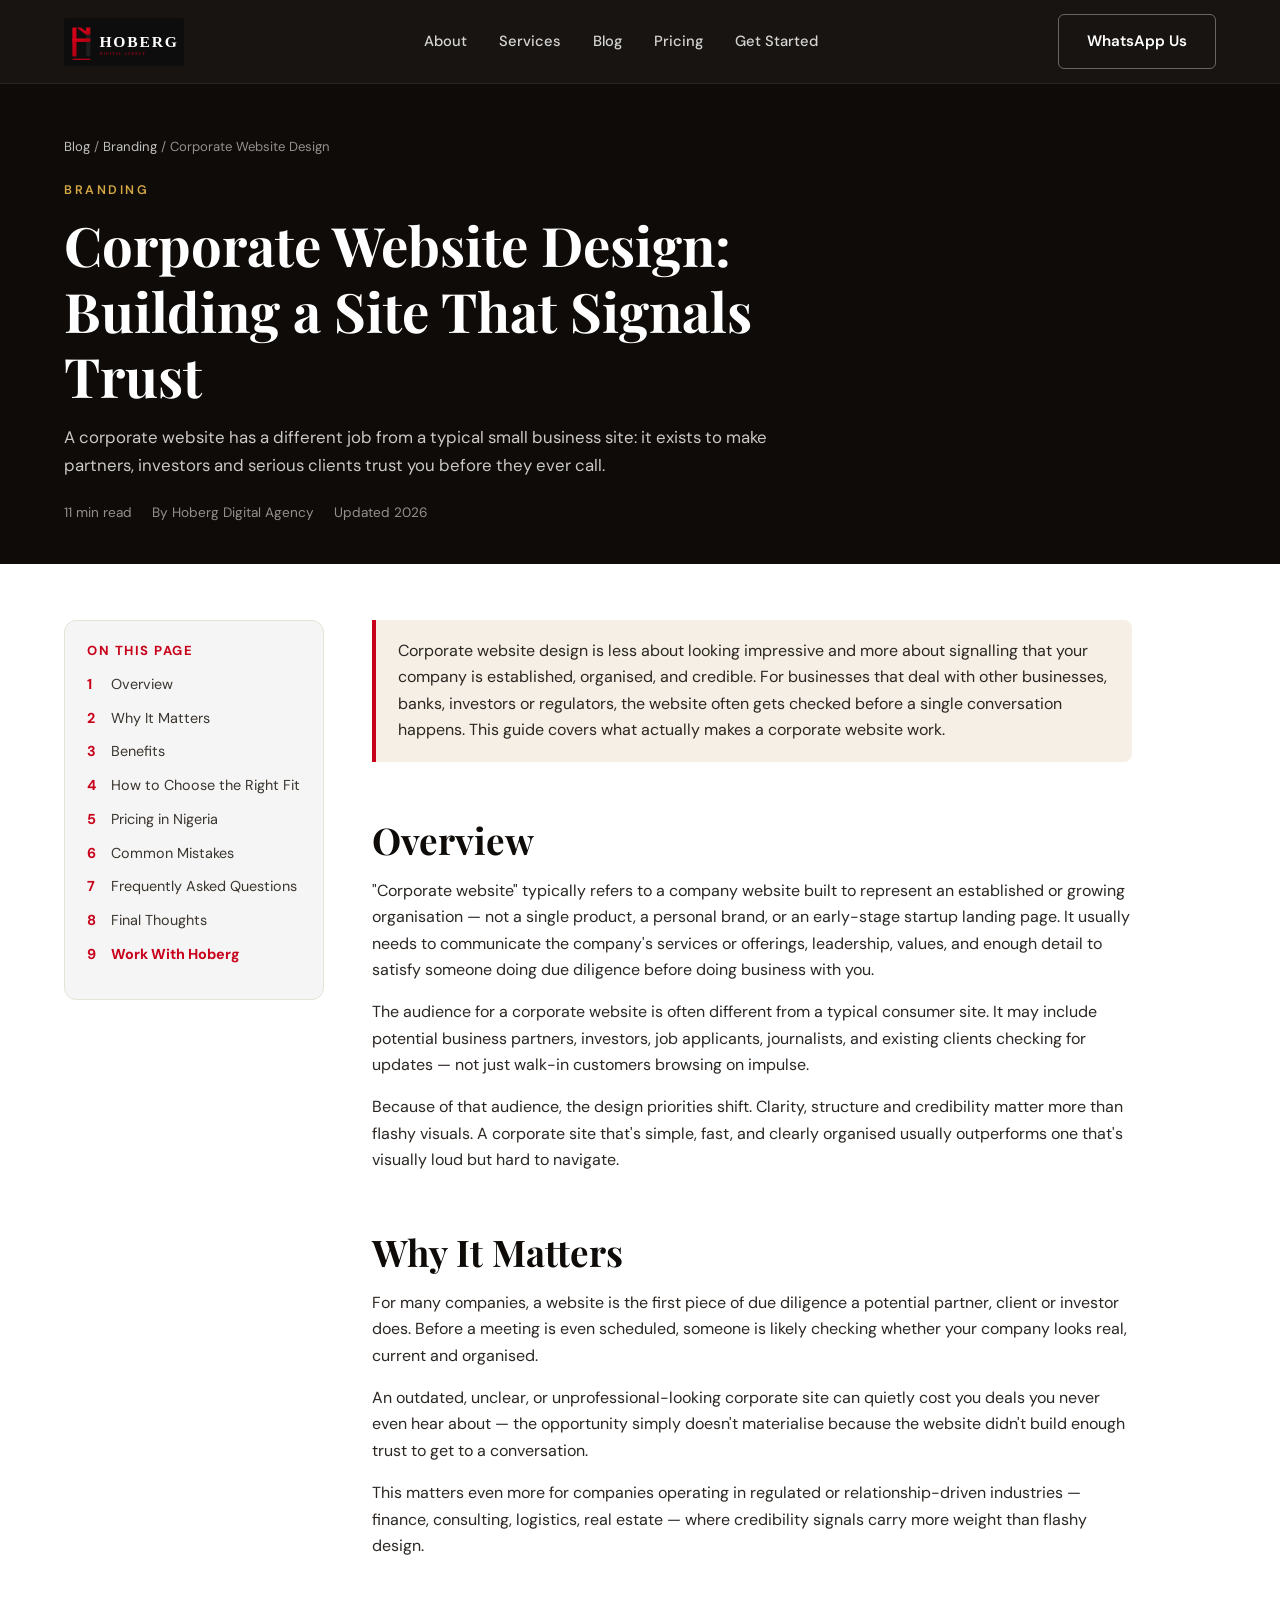
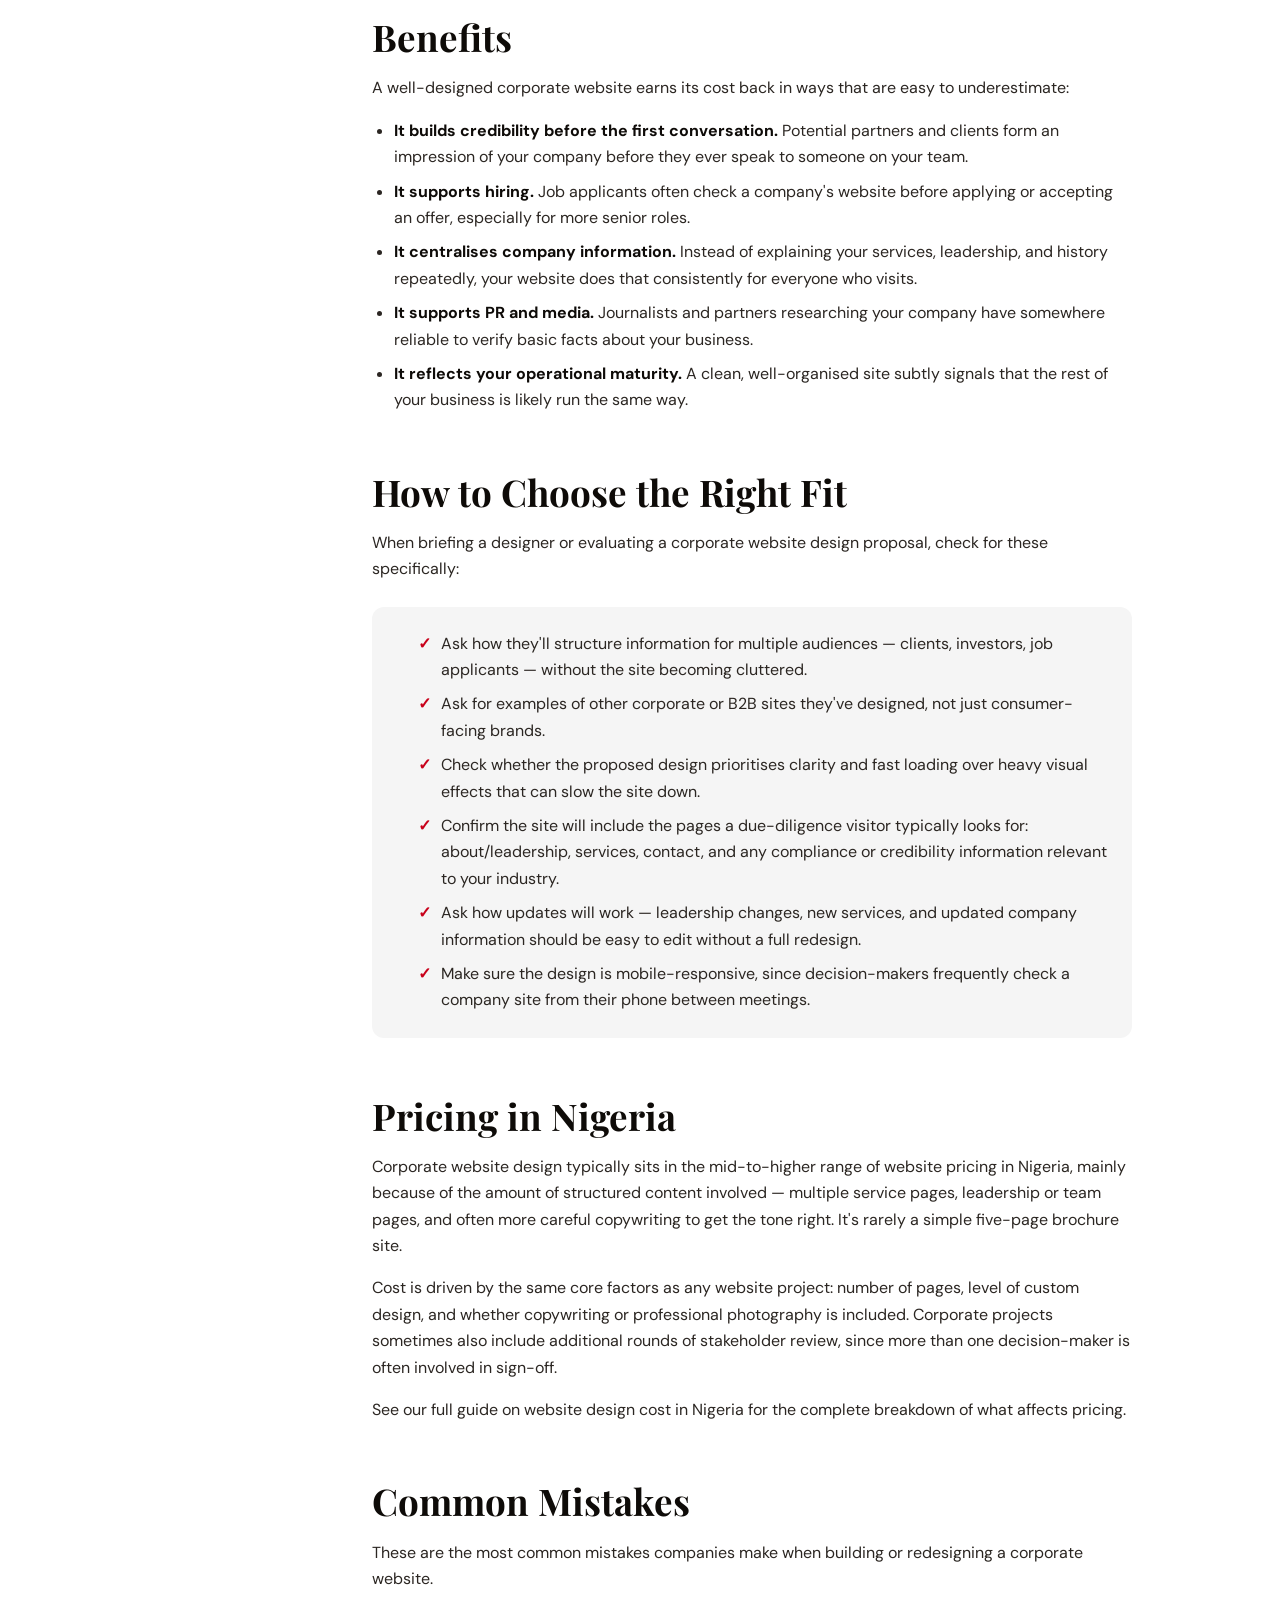
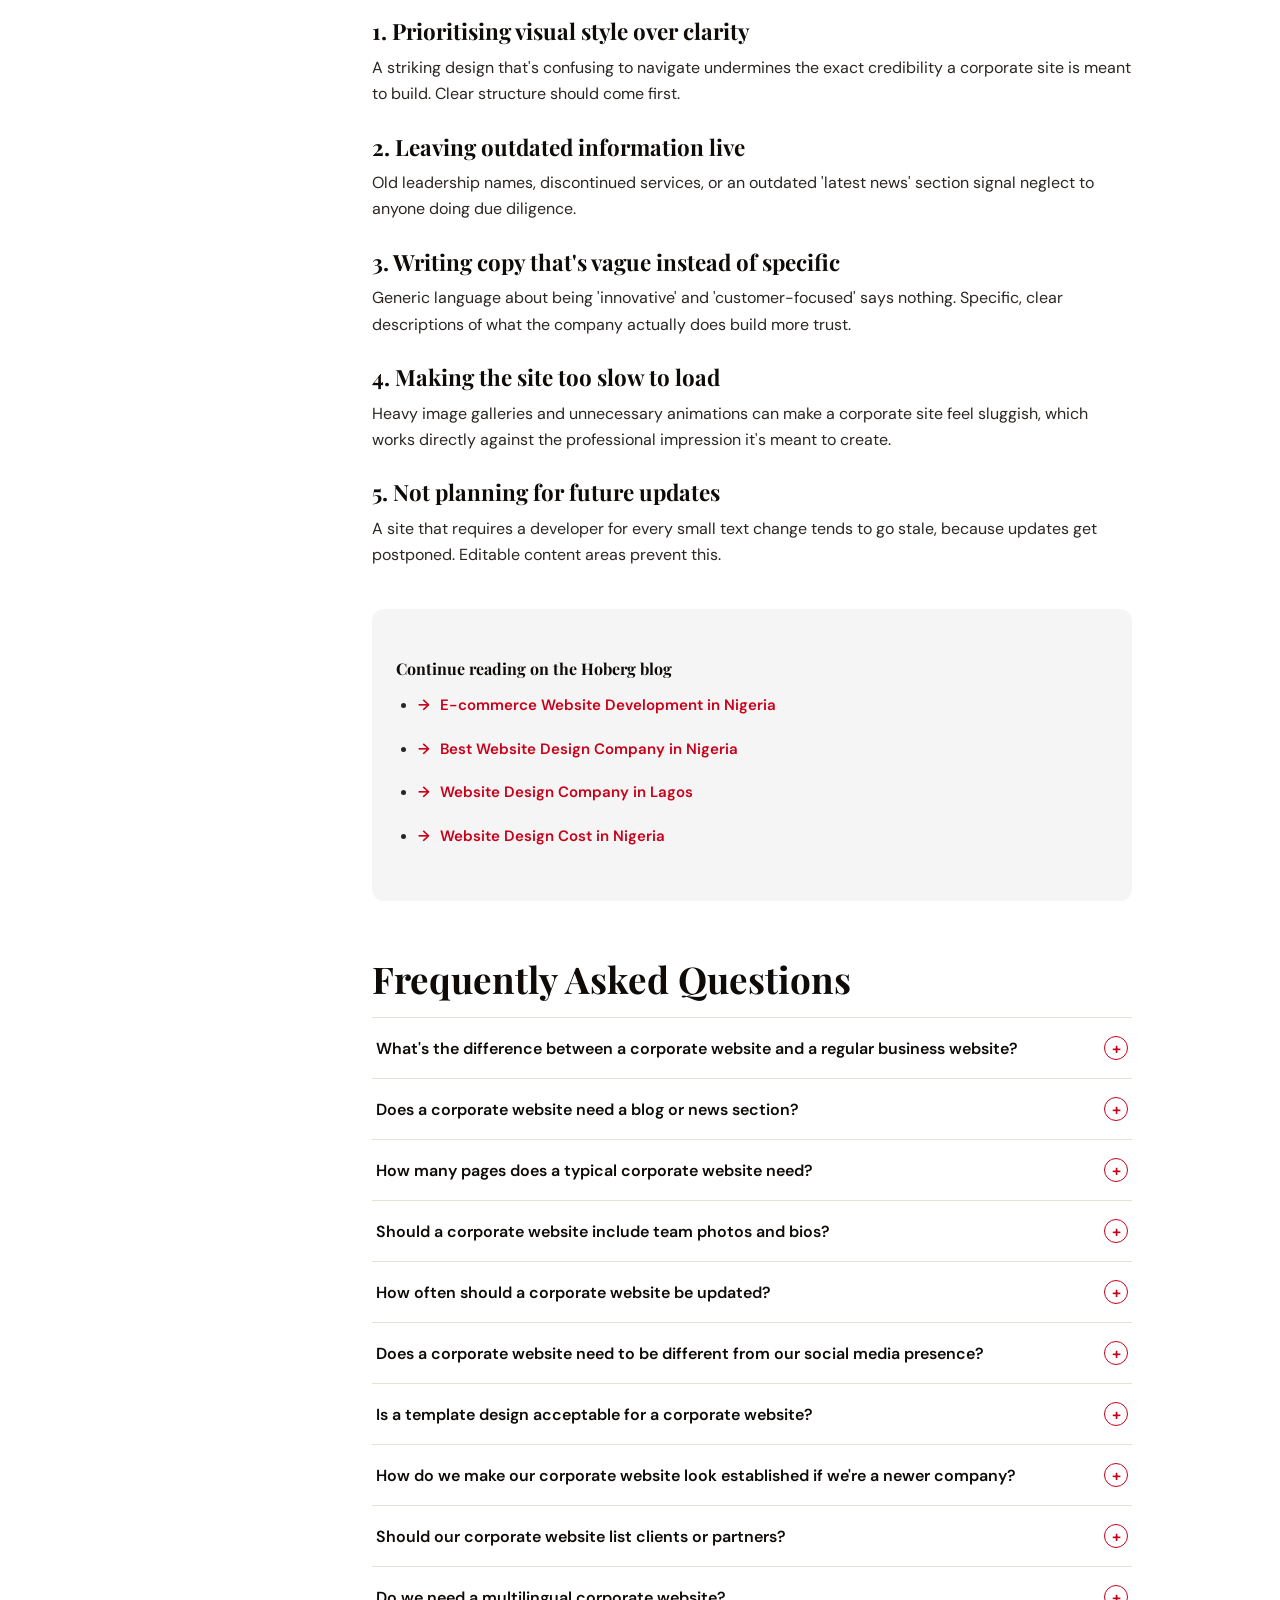
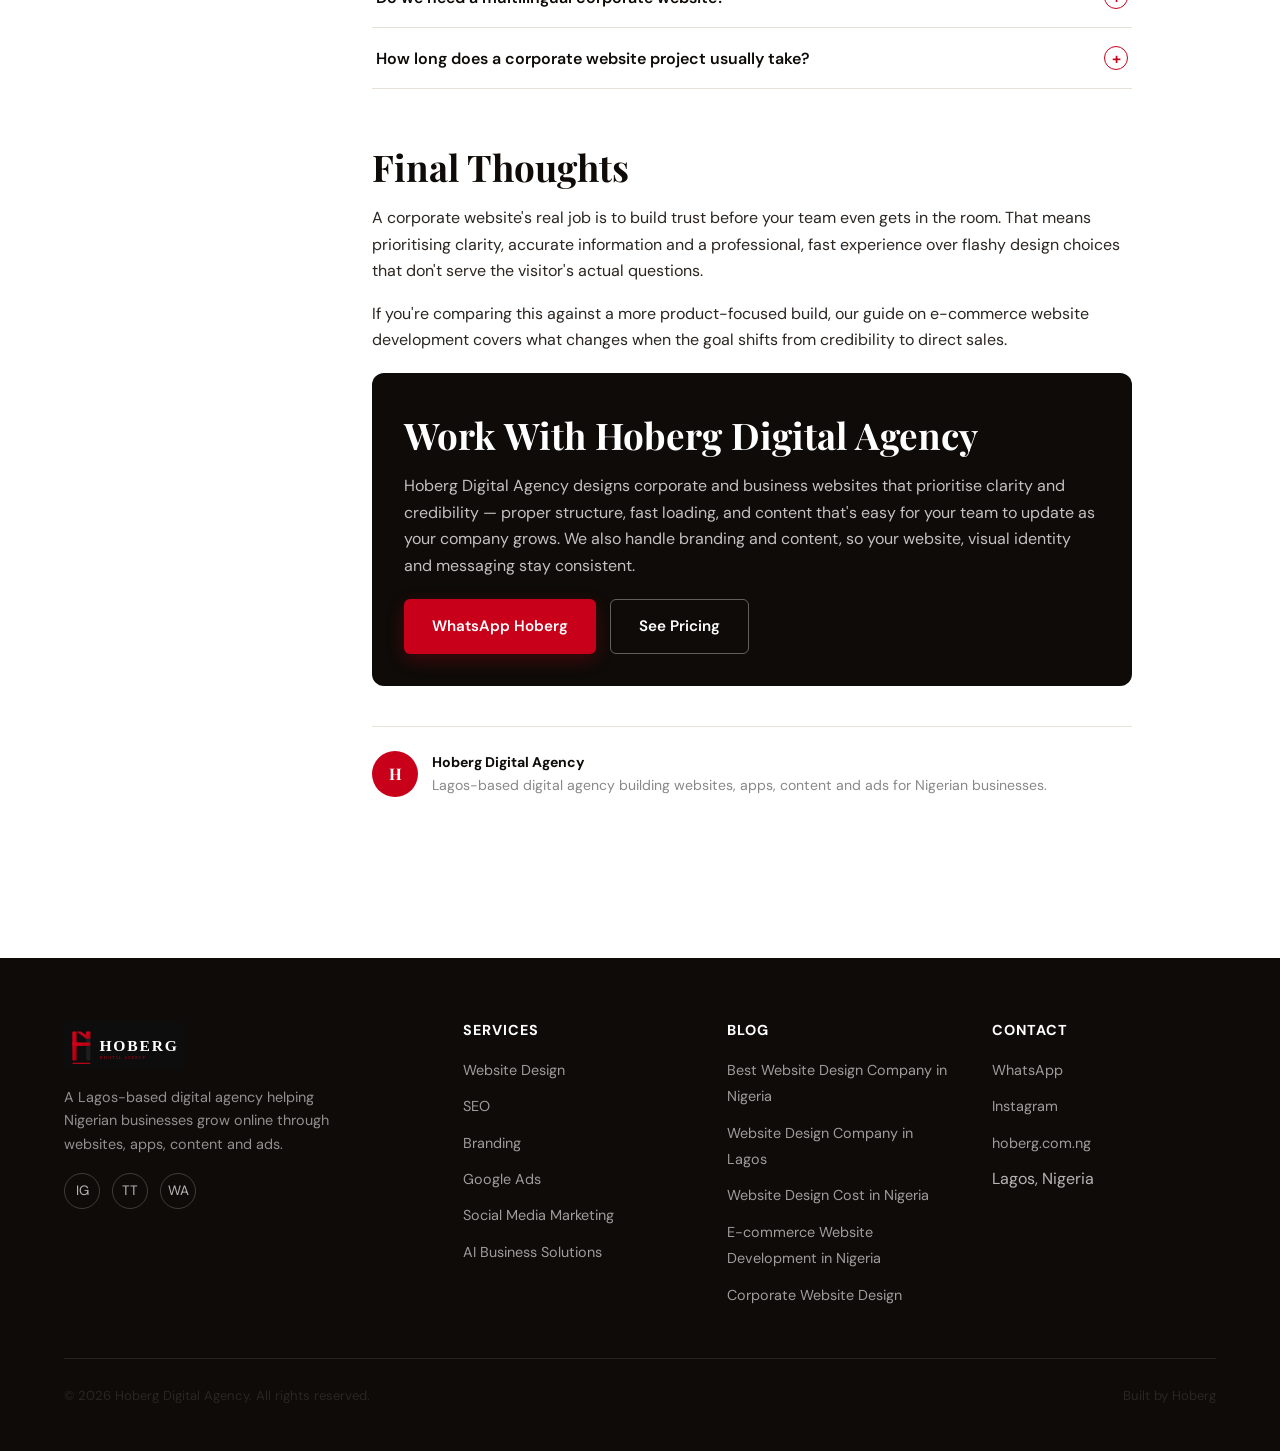
<file: blog/articles/corporate-website-design.html>
<!DOCTYPE html>
<html lang="en">
<head>
<meta charset="UTF-8">
<meta name="viewport" content="width=device-width, initial-scale=1.0">
<title>Corporate Website Design in Nigeria | Hoberg Digital Agency</title>

<meta name="description" content="Discover why every modern business needs a professional corporate website. Learn the features, benefits and best practices for corporate website design in Nigeria.">

<meta name="keywords" content="corporate website design nigeria, business website nigeria, company website design, corporate web development, professional website design, Hoberg Digital Agency">

<meta name="author" content="Hoberg Digital Agency">

<meta name="robots" content="index,follow,max-image-preview:large,max-snippet:-1,max-video-preview:-1">

<meta name="theme-color" content="#C8001A">

<link rel="canonical" href="https://hoberg.com.ng/blog/articles/corporate-website-design.html">

<meta property="og:type" content="article">
<meta property="og:title" content="Corporate Website Design in Nigeria | Hoberg Digital Agency">
<meta property="og:description" content="Learn what makes a great corporate website and how Hoberg Digital Agency helps businesses build websites that establish trust and generate leads.">
<meta property="og:url" content="https://hoberg.com.ng/blog/articles/corporate-website-design.html">
<meta property="og:image" content="https://hoberg.com.ng/blog/assets/corporate-website-design.jpg">
<meta property="og:site_name" content="Hoberg Digital Agency">
<meta property="og:locale" content="en_NG">

<meta name="twitter:card" content="summary_large_image">
<meta name="twitter:title" content="Corporate Website Design in Nigeria">
<meta name="twitter:description" content="Everything you need to know about corporate website design for Nigerian businesses.">
<meta name="twitter:image" content="https://hoberg.com.ng/blog/assets/corporate-website-design.jpg">

<link rel="icon" href="/favicon.PNG" type="image/png">
<link rel="apple-touch-icon" href="/favicon.PNG">

<script type="application/ld+json">
{
  "@context":"https://schema.org",
  "@type":"Article",
  "@id":"https://hoberg.com.ng/blog/articles/corporate-website-design.html#article",
  "headline":"Corporate Website Design in Nigeria",
  "description":"Learn how professional corporate website design helps businesses build credibility, attract customers and grow online.",
  "author":{
    "@type":"Organization",
    "name":"Hoberg Digital Agency"
  },
  "publisher":{
    "@type":"Organization",
    "name":"Hoberg Digital Agency",
    "logo":{
      "@type":"ImageObject",
      "url":"https://hoberg.com.ng/favicon.PNG"
    }
  },
  "mainEntityOfPage":"https://hoberg.com.ng/blog/articles/corporate-website-design.html",
  "image":"https://hoberg.com.ng/blog/assets/corporate-website-design.jpg",
  "datePublished":"2026-08-01",
  "dateModified":"2026-08-01",
  "inLanguage":"en-NG",
  "keywords":[
    "Corporate Website Design",
    "Business Website",
    "Corporate Web Development",
    "Nigeria",
    "Hoberg Digital Agency"
  ]
}
</script>

<script type="application/ld+json">
{
  "@context":"https://schema.org",
  "@type":"BreadcrumbList",
  "itemListElement":[
    {
      "@type":"ListItem",
      "position":1,
      "name":"Home",
      "item":"https://hoberg.com.ng/"
    },
    {
      "@type":"ListItem",
      "position":2,
      "name":"Blog",
      "item":"https://hoberg.com.ng/blog"
    },
    {
      "@type":"ListItem",
      "position":3,
      "name":"Corporate Website Design",
      "item":"https://hoberg.com.ng/blog/articles/corporate-website-design.html"
    }
  ]
}
</script>
  <meta name="description" content="Corporate website design is about credibility, not decoration. Here is what makes a company website look established and trustworthy to serious clients.">
  <link rel="canonical" href="https://hoberg.com.ng/blog/articles/corporate-website-design.html">
  <meta property="og:type" content="article">
  <meta property="og:title" content="Corporate Website Design: Building Trust Before the First Call">
  <meta property="og:description" content="How corporate website design builds credibility with clients, partners and investors before they ever call you.">
  <meta property="og:url" content="https://hoberg.com.ng/blog/articles/corporate-website-design.html">
  <meta property="og:image" content="https://hoberg.com.ng/blog/assets/corporate-website-design-nigeria.jpg">
  <meta name="twitter:card" content="summary_large_image">
  <meta name="robots" content="index, follow">
  <meta name="theme-color" content="#C8001A">
  <link rel="preconnect" href="https://fonts.googleapis.com">
  <link rel="preconnect" href="https://fonts.gstatic.com" crossorigin>
  <link href="https://fonts.googleapis.com/css2?family=Playfair+Display:wght@700;800&family=DM+Sans:wght@400;500;600;700&display=swap" rel="stylesheet">
  <link rel="stylesheet" href="../css/style.css">
  <link rel="icon" href="../assets/logo.svg" type="image/svg+xml">
  <script type="application/ld+json">
  {
  "@context": "https://schema.org",
  "@type": "Article",
  "headline": "Corporate Website Design: Building a Site That Signals Trust",
  "description": "Corporate website design is about credibility, not decoration. Here is what makes a company website look established and trustworthy to serious clients.",
  "author": {
    "@type": "Organization",
    "name": "Hoberg Digital Agency"
  },
  "publisher": {
    "@type": "Organization",
    "name": "Hoberg Digital Agency",
    "logo": {
      "@type": "ImageObject",
      "url": "https://hoberg.com.ng/blog/assets/logo.svg"
    }
  },
  "mainEntityOfPage": {
    "@type": "WebPage",
    "@id": "https://hoberg.com.ng/blog/articles/corporate-website-design.html"
  },
  "image": "https://hoberg.com.ng/blog/assets/corporate-website-design-nigeria.jpg"
}
  </script>
  <script type="application/ld+json">
  {
  "@context": "https://schema.org",
  "@type": "FAQPage",
  "mainEntity": [
    {
      "@type": "Question",
      "name": "What's the difference between a corporate website and a regular business website?",
      "acceptedAnswer": {
        "@type": "Answer",
        "text": "A corporate website is typically built for a broader set of audiences \u2014 partners, investors, job applicants \u2014 and prioritises structure and credibility. A regular small business site is often more focused on driving direct customer enquiries."
      }
    },
    {
      "@type": "Question",
      "name": "Does a corporate website need a blog or news section?",
      "acceptedAnswer": {
        "@type": "Answer",
        "text": "It's not mandatory, but a regularly updated news or insights section can reinforce that the company is active and current, which matters for the due-diligence audience a corporate site attracts."
      }
    },
    {
      "@type": "Question",
      "name": "How many pages does a typical corporate website need?",
      "acceptedAnswer": {
        "@type": "Answer",
        "text": "This varies by company, but common pages include: home, about/company overview, services or offerings, leadership or team, and contact. Larger companies may add pages for compliance, careers, or investor relations."
      }
    },
    {
      "@type": "Question",
      "name": "Should a corporate website include team photos and bios?",
      "acceptedAnswer": {
        "@type": "Answer",
        "text": "For most companies, yes \u2014 showing real leadership builds trust, especially for B2B and relationship-driven industries. Startups or smaller companies can start with key leadership and expand over time."
      }
    },
    {
      "@type": "Question",
      "name": "How often should a corporate website be updated?",
      "acceptedAnswer": {
        "@type": "Answer",
        "text": "At minimum, whenever there's a leadership change, a new service offering, or outdated information visible on the site. Beyond that, periodic reviews every few months help catch anything that's gone stale."
      }
    },
    {
      "@type": "Question",
      "name": "Does a corporate website need to be different from our social media presence?",
      "acceptedAnswer": {
        "@type": "Answer",
        "text": "Yes, in tone and depth. Social media is typically more casual and timely; a corporate website should be the more formal, complete, and stable reference point for anyone doing serious research on your company."
      }
    },
    {
      "@type": "Question",
      "name": "Is a template design acceptable for a corporate website?",
      "acceptedAnswer": {
        "@type": "Answer",
        "text": "It can work for an early-stage or smaller company, but as a business grows and deals with bigger partners or investors, a custom design that reflects the brand properly tends to build more credibility."
      }
    },
    {
      "@type": "Question",
      "name": "How do we make our corporate website look established if we're a newer company?",
      "acceptedAnswer": {
        "@type": "Answer",
        "text": "Focus on clarity and specificity rather than trying to look artificially large. Clear descriptions of what you do, real team information, and a professional, fast-loading design build credibility regardless of company age."
      }
    },
    {
      "@type": "Question",
      "name": "Should our corporate website list clients or partners?",
      "acceptedAnswer": {
        "@type": "Answer",
        "text": "If you have permission to do so, yes \u2014 this is one of the strongest trust signals a corporate site can include. Never list a client or partner without their explicit consent."
      }
    },
    {
      "@type": "Question",
      "name": "Do we need a multilingual corporate website?",
      "acceptedAnswer": {
        "@type": "Answer",
        "text": "Only if your audience genuinely requires it \u2014 for example, if you deal with international partners regularly. For most Nigerian companies serving a primarily local market, this isn't a priority."
      }
    },
    {
      "@type": "Question",
      "name": "How long does a corporate website project usually take?",
      "acceptedAnswer": {
        "@type": "Answer",
        "text": "It typically takes longer than a simple small business site because of the additional content, stakeholder review rounds, and structure involved. Build in extra time for internal approvals on your end."
      }
    }
  ]
}
  </script>
</head>
<body>
  <a class="skip-link" href="#main">Skip to content</a>
  <header class="site-header">
    <div class="nav-wrap">
      <a class="logo-link" href="../index.html" aria-label="Hoberg Digital Agency home">
        <img src="../assets/logo.svg" alt="Hoberg Digital Agency logo" width="120" height="48">
      </a>
      <nav class="main-nav" aria-label="Primary">
        <ul>
          <li><a href="https://hoberg.com.ng/#about">About</a></li>
          <li><a href="https://hoberg.com.ng/#services">Services</a></li>
          <li><a href="../index.html">Blog</a></li>
          <li><a href="https://hoberg.com.ng/#pricing">Pricing</a></li>
          <li><a href="https://hoberg.com.ng/#contact">Get Started</a></li>
        </ul>
      </nav>
      <div class="nav-cta">
        <a class="btn btn-outline" href="https://wa.me/2348104289365" target="_blank" rel="noopener">WhatsApp Us</a>
        <button class="nav-toggle" aria-label="Toggle menu" aria-expanded="false">
          <span></span><span></span><span></span>
        </button>
      </div>
    </div>
  </header>
  <main id="main">
    <div class="article-hero">
      <div class="container">
        <p class="breadcrumb"><a href="../index.html">Blog</a> / <a href="../index.html#categories">Branding</a> / Corporate Website Design</p>
        <span class="eyebrow">Branding</span>
        <h1>Corporate Website Design: Building a Site That Signals Trust</h1>
        <p class="lede">A corporate website has a different job from a typical small business site: it exists to make partners, investors and serious clients trust you before they ever call.</p>
        <div class="article-meta-row">
          <span>11 min read</span>
          <span>By Hoberg Digital Agency</span>
          <span>Updated 2026</span>
        </div>
      </div>
    </div>

    <div class="container">
      <div class="article-layout">
      <aside class="toc-aside">
        <div class="toc-box">
          <h2>On this page</h2>
          <ol>
            <li><a href="#overview">Overview</a></li><li><a href="#why-it-matters">Why It Matters</a></li><li><a href="#benefits">Benefits</a></li><li><a href="#how-to-choose">How to Choose the Right Fit</a></li><li><a href="#pricing">Pricing in Nigeria</a></li><li><a href="#common-mistakes">Common Mistakes</a></li><li><a href="#faq">Frequently Asked Questions</a></li><li><a href="#final-thoughts">Final Thoughts</a></li><li><a href="#work-with-hoberg">Work With Hoberg</a></li>
          </ol>
        </div>
      </aside>
        <article class="article-body">
          <p class="intro-lede">Corporate website design is less about looking impressive and more about signalling that your company is established, organised, and credible. For businesses that deal with other businesses, banks, investors or regulators, the website often gets checked before a single conversation happens. This guide covers what actually makes a corporate website work.</p>

          <h2 id="overview">Overview</h2>
          
<p>"Corporate website" typically refers to a company website built to represent an established or growing organisation — not a single product, a personal brand, or an early-stage startup landing page. It usually needs to communicate the company's services or offerings, leadership, values, and enough detail to satisfy someone doing due diligence before doing business with you.</p>
<p>The audience for a corporate website is often different from a typical consumer site. It may include potential business partners, investors, job applicants, journalists, and existing clients checking for updates — not just walk-in customers browsing on impulse.</p>
<p>Because of that audience, the design priorities shift. Clarity, structure and credibility matter more than flashy visuals. A corporate site that's simple, fast, and clearly organised usually outperforms one that's visually loud but hard to navigate.</p>


          <h2 id="why-it-matters">Why It Matters</h2>
          
<p>For many companies, a website is the first piece of due diligence a potential partner, client or investor does. Before a meeting is even scheduled, someone is likely checking whether your company looks real, current and organised.</p>
<p>An outdated, unclear, or unprofessional-looking corporate site can quietly cost you deals you never even hear about — the opportunity simply doesn't materialise because the website didn't build enough trust to get to a conversation.</p>
<p>This matters even more for companies operating in regulated or relationship-driven industries — finance, consulting, logistics, real estate — where credibility signals carry more weight than flashy design.</p>


          <h2 id="benefits">Benefits</h2>
          <p>A well-designed corporate website earns its cost back in ways that are easy to underestimate:</p>
          <ul>
            <li><strong>It builds credibility before the first conversation.</strong> Potential partners and clients form an impression of your company before they ever speak to someone on your team.</li>
            <li><strong>It supports hiring.</strong> Job applicants often check a company's website before applying or accepting an offer, especially for more senior roles.</li>
            <li><strong>It centralises company information.</strong> Instead of explaining your services, leadership, and history repeatedly, your website does that consistently for everyone who visits.</li>
            <li><strong>It supports PR and media.</strong> Journalists and partners researching your company have somewhere reliable to verify basic facts about your business.</li>
            <li><strong>It reflects your operational maturity.</strong> A clean, well-organised site subtly signals that the rest of your business is likely run the same way.</li>
          </ul>

          <h2 id="how-to-choose">How to Choose the Right Fit</h2>
          <p>When briefing a designer or evaluating a corporate website design proposal, check for these specifically:</p>
          <div class="checklist">
            <ul>
            <li>Ask how they'll structure information for multiple audiences — clients, investors, job applicants — without the site becoming cluttered.</li>
            <li>Ask for examples of other corporate or B2B sites they've designed, not just consumer-facing brands.</li>
            <li>Check whether the proposed design prioritises clarity and fast loading over heavy visual effects that can slow the site down.</li>
            <li>Confirm the site will include the pages a due-diligence visitor typically looks for: about/leadership, services, contact, and any compliance or credibility information relevant to your industry.</li>
            <li>Ask how updates will work — leadership changes, new services, and updated company information should be easy to edit without a full redesign.</li>
            <li>Make sure the design is mobile-responsive, since decision-makers frequently check a company site from their phone between meetings.</li>
            </ul>
          </div>

          <h2 id="pricing">Pricing in Nigeria</h2>
          
<p>Corporate website design typically sits in the mid-to-higher range of website pricing in Nigeria, mainly because of the amount of structured content involved — multiple service pages, leadership or team pages, and often more careful copywriting to get the tone right. It's rarely a simple five-page brochure site.</p>
<p>Cost is driven by the same core factors as any website project: number of pages, level of custom design, and whether copywriting or professional photography is included. Corporate projects sometimes also include additional rounds of stakeholder review, since more than one decision-maker is often involved in sign-off.</p>
<p>See our full guide on <a href="website-design-cost-nigeria.html">website design cost in Nigeria</a> for the complete breakdown of what affects pricing.</p>


          <h2 id="common-mistakes">Common Mistakes</h2>
          <p>These are the most common mistakes companies make when building or redesigning a corporate website.</p>
          <h3>1. Prioritising visual style over clarity</h3>
          <p>A striking design that's confusing to navigate undermines the exact credibility a corporate site is meant to build. Clear structure should come first.</p>
          <h3>2. Leaving outdated information live</h3>
          <p>Old leadership names, discontinued services, or an outdated 'latest news' section signal neglect to anyone doing due diligence.</p>
          <h3>3. Writing copy that's vague instead of specific</h3>
          <p>Generic language about being 'innovative' and 'customer-focused' says nothing. Specific, clear descriptions of what the company actually does build more trust.</p>
          <h3>4. Making the site too slow to load</h3>
          <p>Heavy image galleries and unnecessary animations can make a corporate site feel sluggish, which works directly against the professional impression it's meant to create.</p>
          <h3>5. Not planning for future updates</h3>
          <p>A site that requires a developer for every small text change tends to go stale, because updates get postponed. Editable content areas prevent this.</p>

        <aside class="related-links">
          <h3>Continue reading on the Hoberg blog</h3>
          <ul>
            <li><a href="ecommerce-website-development.html">E-commerce Website Development in Nigeria</a></li><li><a href="best-website-design-company-nigeria.html">Best Website Design Company in Nigeria</a></li><li><a href="website-design-company-lagos.html">Website Design Company in Lagos</a></li><li><a href="website-design-cost-nigeria.html">Website Design Cost in Nigeria</a></li>
          </ul>
        </aside>

          <h2 id="faq">Frequently Asked Questions</h2>
<div class="faq-list">
          <div class="faq-item">
            <button class="faq-question">What's the difference between a corporate website and a regular business website?<span class="plus">+</span></button>
            <div class="faq-answer"><p>A corporate website is typically built for a broader set of audiences — partners, investors, job applicants — and prioritises structure and credibility. A regular small business site is often more focused on driving direct customer enquiries.</p></div>
          </div>
          <div class="faq-item">
            <button class="faq-question">Does a corporate website need a blog or news section?<span class="plus">+</span></button>
            <div class="faq-answer"><p>It's not mandatory, but a regularly updated news or insights section can reinforce that the company is active and current, which matters for the due-diligence audience a corporate site attracts.</p></div>
          </div>
          <div class="faq-item">
            <button class="faq-question">How many pages does a typical corporate website need?<span class="plus">+</span></button>
            <div class="faq-answer"><p>This varies by company, but common pages include: home, about/company overview, services or offerings, leadership or team, and contact. Larger companies may add pages for compliance, careers, or investor relations.</p></div>
          </div>
          <div class="faq-item">
            <button class="faq-question">Should a corporate website include team photos and bios?<span class="plus">+</span></button>
            <div class="faq-answer"><p>For most companies, yes — showing real leadership builds trust, especially for B2B and relationship-driven industries. Startups or smaller companies can start with key leadership and expand over time.</p></div>
          </div>
          <div class="faq-item">
            <button class="faq-question">How often should a corporate website be updated?<span class="plus">+</span></button>
            <div class="faq-answer"><p>At minimum, whenever there's a leadership change, a new service offering, or outdated information visible on the site. Beyond that, periodic reviews every few months help catch anything that's gone stale.</p></div>
          </div>
          <div class="faq-item">
            <button class="faq-question">Does a corporate website need to be different from our social media presence?<span class="plus">+</span></button>
            <div class="faq-answer"><p>Yes, in tone and depth. Social media is typically more casual and timely; a corporate website should be the more formal, complete, and stable reference point for anyone doing serious research on your company.</p></div>
          </div>
          <div class="faq-item">
            <button class="faq-question">Is a template design acceptable for a corporate website?<span class="plus">+</span></button>
            <div class="faq-answer"><p>It can work for an early-stage or smaller company, but as a business grows and deals with bigger partners or investors, a custom design that reflects the brand properly tends to build more credibility.</p></div>
          </div>
          <div class="faq-item">
            <button class="faq-question">How do we make our corporate website look established if we're a newer company?<span class="plus">+</span></button>
            <div class="faq-answer"><p>Focus on clarity and specificity rather than trying to look artificially large. Clear descriptions of what you do, real team information, and a professional, fast-loading design build credibility regardless of company age.</p></div>
          </div>
          <div class="faq-item">
            <button class="faq-question">Should our corporate website list clients or partners?<span class="plus">+</span></button>
            <div class="faq-answer"><p>If you have permission to do so, yes — this is one of the strongest trust signals a corporate site can include. Never list a client or partner without their explicit consent.</p></div>
          </div>
          <div class="faq-item">
            <button class="faq-question">Do we need a multilingual corporate website?<span class="plus">+</span></button>
            <div class="faq-answer"><p>Only if your audience genuinely requires it — for example, if you deal with international partners regularly. For most Nigerian companies serving a primarily local market, this isn't a priority.</p></div>
          </div>
          <div class="faq-item">
            <button class="faq-question">How long does a corporate website project usually take?<span class="plus">+</span></button>
            <div class="faq-answer"><p>It typically takes longer than a simple small business site because of the additional content, stakeholder review rounds, and structure involved. Build in extra time for internal approvals on your end.</p></div>
          </div>
        </div>

          <h2 id="final-thoughts">Final Thoughts</h2>
          
<p>A corporate website's real job is to build trust before your team even gets in the room. That means prioritising clarity, accurate information and a professional, fast experience over flashy design choices that don't serve the visitor's actual questions.</p>
<p>If you're comparing this against a more product-focused build, our guide on <a href="ecommerce-website-development.html">e-commerce website development</a> covers what changes when the goal shifts from credibility to direct sales.</p>


          <div class="article-cta" id="work-with-hoberg">
            <h2>Work With Hoberg Digital Agency</h2>
            
<p>Hoberg Digital Agency designs corporate and business websites that prioritise clarity and credibility — proper structure, fast loading, and content that's easy for your team to update as your company grows. We also handle branding and content, so your website, visual identity and messaging stay consistent.</p>

            <div class="hero-actions" style="justify-content:flex-start; margin-top:20px; margin-bottom:0;">
              <a class="btn btn-primary" href="https://wa.me/2348104289365" target="_blank" rel="noopener">WhatsApp Hoberg</a>
              <a class="btn btn-outline" href="https://hoberg.com.ng/#pricing">See Pricing</a>
            </div>
          </div>

          <div class="author-box">
            <div class="author-avatar">H</div>
            <p><strong>Hoberg Digital Agency</strong>Lagos-based digital agency building websites, apps, content and ads for Nigerian businesses.</p>
          </div>
        </article>
      </div>
    </div>
  </main>
  <footer class="site-footer">
    <div class="container">
      <div class="footer-grid">
        <div class="footer-brand">
          <a class="logo-link" href="../index.html" aria-label="Hoberg Digital Agency home">
            <img src="../assets/logo.svg" alt="Hoberg Digital Agency logo" width="120" height="48">
          </a>
          <p>A Lagos-based digital agency helping Nigerian businesses grow online through websites, apps, content and ads.</p>
          <div class="footer-social">
            <a href="https://instagram.com/hoberg.com.ng" target="_blank" rel="noopener" aria-label="Hoberg on Instagram">IG</a>
            <a href="https://tiktok.com/@hoberg.com.ng" target="_blank" rel="noopener" aria-label="Hoberg on TikTok">TT</a>
            <a href="https://wa.me/2348104289365" target="_blank" rel="noopener" aria-label="Message Hoberg on WhatsApp">WA</a>
          </div>
        </div>
        <div class="footer-col">
          <h4>Services</h4>
          <ul>
            <li><a href="https://hoberg.com.ng/#services">Website Design</a></li>
            <li><a href="https://hoberg.com.ng/#services">SEO</a></li>
            <li><a href="https://hoberg.com.ng/#services">Branding</a></li>
            <li><a href="https://hoberg.com.ng/#services">Google Ads</a></li>
            <li><a href="https://hoberg.com.ng/#services">Social Media Marketing</a></li>
            <li><a href="https://hoberg.com.ng/#services">AI Business Solutions</a></li>
          </ul>
        </div>
        <div class="footer-col">
          <h4>Blog</h4>
          <ul>
            <li><a href="../articles/best-website-design-company-nigeria.html">Best Website Design Company in Nigeria</a></li><li><a href="../articles/website-design-company-lagos.html">Website Design Company in Lagos</a></li><li><a href="../articles/website-design-cost-nigeria.html">Website Design Cost in Nigeria</a></li><li><a href="../articles/ecommerce-website-development.html">E-commerce Website Development in Nigeria</a></li><li><a href="../articles/corporate-website-design.html">Corporate Website Design</a></li>
          </ul>
        </div>
        <div class="footer-col">
          <h4>Contact</h4>
          <ul>
            <li><a href="https://wa.me/2348104289365" target="_blank" rel="noopener">WhatsApp</a></li>
            <li><a href="https://instagram.com/hoberg.com.ng" target="_blank" rel="noopener">Instagram</a></li>
            <li><a href="https://hoberg.com.ng">hoberg.com.ng</a></li>
            <li>Lagos, Nigeria</li>
          </ul>
        </div>
      </div>
      <div class="footer-bottom">
        <p>&copy; 2026 Hoberg Digital Agency. All rights reserved.</p>
        <p>Built by Hoberg</p>
      </div>
    </div>
  </footer>
  <script src="../js/main.js"></script>
</body>
</html>
</file>
<file: css/style.css>
:root {
  --paper: #f4efe6;
  --surface: #fffdf8;
  --ink: #171513;
  --muted: #5c574e;
  --subtle: #8a8378;
  --accent: #c8102e;
  --accent-fg: #fffdf8;
  --line: #e4ddd2;
  --ease: cubic-bezier(0.23, 1, 0.32, 1);
  --quick: 150ms;
  --fast: 250ms;
  --sans: "Outfit", ui-sans-serif, system-ui, sans-serif;
  --display: "Newsreader", ui-serif, Georgia, serif;
}

*,
*::before,
*::after {
  box-sizing: border-box;
}

html {
  -webkit-font-smoothing: antialiased;
  scroll-behavior: smooth;
}

html,
body {
  margin: 0;
  min-height: 100%;
  background: var(--paper);
  color: var(--ink);
  font-family: var(--sans);
}

img,
video {
  max-width: 100%;
  display: block;
}

a {
  color: inherit;
  text-decoration: none;
}

button {
  font: inherit;
  background: none;
  border: 0;
  cursor: pointer;
  color: inherit;
}

h1,
h2,
h3 {
  font-family: var(--display);
  font-weight: 500;
  text-wrap: balance;
  margin: 0;
}

p {
  text-wrap: pretty;
}

.wrap {
  width: min(72rem, calc(100% - 2rem));
  margin-inline: auto;
}

@media (min-width: 640px) {
  .wrap {
    width: min(72rem, calc(100% - 3rem));
  }
}

/* Header */
.site-header {
  position: fixed;
  inset: 0 0 auto;
  z-index: 40;
  transition: background-color var(--fast) var(--ease), border-color var(--fast) var(--ease);
  border-bottom: 1px solid transparent;
}
.site-header.is-solid {
  background: rgb(244 239 230 / 0.95);
  backdrop-filter: blur(8px);
  border-bottom-color: var(--line);
}
.site-header.is-clear {
  background: transparent;
}
.site-header.is-clear .header-inner {
  filter: drop-shadow(0 1px 8px rgb(0 0 0 / 0.55));
}
.site-header.is-clear .logo,
.site-header.is-clear .nav a,
.site-header.is-clear .more-btn,
.site-header.is-clear .menu-btn {
  color: var(--paper);
}
.header-rule {
  display: none;
  position: absolute;
  inset: auto 0 0;
  height: 1px;
  background: rgb(200 16 46 / 0.8);
}
.site-header.is-clear .header-rule {
  display: block;
}
.header-inner {
  display: flex;
  align-items: center;
  justify-content: space-between;
  gap: 1rem;
  height: 4rem;
}
.logo {
  font-family: var(--display);
  font-weight: 600;
  font-size: 17px;
  letter-spacing: -0.02em;
}
.nav {
  display: none;
  align-items: center;
  gap: 1.5rem;
}
.nav a,
.more-btn {
  font-size: 0.875rem;
  color: var(--muted);
  transition: color var(--quick) var(--ease);
}
.nav a:hover,
.more-btn:hover {
  color: var(--ink);
}
.site-header.is-clear .nav a:hover,
.site-header.is-clear .more-btn:hover {
  color: var(--paper);
}
.more {
  position: relative;
}
.more-panel {
  display: none;
  position: absolute;
  right: 0;
  top: calc(100% + 0.5rem);
  min-width: 11rem;
  padding: 0.5rem;
  border: 1px solid var(--line);
  background: var(--surface);
  border-radius: 12px;
}
.more-panel a {
  display: block;
  padding: 0.5rem;
  color: var(--muted);
}
.more.open .more-panel {
  display: block;
}
.header-actions {
  display: flex;
  align-items: center;
  gap: 0.5rem;
}
.menu-btn {
  display: grid;
  place-items: center;
  width: 2.75rem;
  height: 2.75rem;
  border-radius: 12px;
  border: 1px solid rgb(23 21 19 / 0.2);
}
.site-header.is-clear .menu-btn {
  border-color: rgb(255 253 248 / 0.35);
}
.mobile-nav {
  display: none;
  padding: 1rem;
  border-top: 1px solid var(--line);
  background: var(--paper);
}
.mobile-nav.open {
  display: block;
}
.mobile-nav a {
  display: block;
  padding: 0.75rem 0;
  border-bottom: 1px solid var(--line);
  color: var(--ink);
}
@media (min-width: 768px) {
  .nav {
    display: flex;
  }
  .menu-btn,
  .mobile-nav {
    display: none !important;
  }
}

/* Buttons */
.btn {
  display: inline-flex;
  align-items: center;
  justify-content: center;
  height: 2.75rem;
  padding: 0 1.25rem;
  border-radius: 12px;
  font-size: 0.875rem;
  font-weight: 500;
  transition: opacity var(--quick) var(--ease), background var(--quick) var(--ease), transform var(--quick) var(--ease);
}
.btn:active {
  transform: scale(0.98);
}
.btn-accent {
  background: var(--accent);
  color: var(--accent-fg);
}
.btn-accent:hover {
  opacity: 0.9;
}
.btn-ghost {
  border: 1px solid rgb(255 253 248 / 0.35);
  background: rgb(255 253 248 / 0.1);
  color: var(--paper);
}
.btn-ghost:hover {
  background: rgb(255 253 248 / 0.2);
}
.btn-paper {
  background: var(--paper);
  color: var(--ink);
}
.btn-outline {
  border: 1px solid rgb(23 21 19 / 0.2);
  background: var(--paper);
  color: var(--ink);
}
.btn-sm {
  height: 2.25rem;
  padding: 0 0.75rem;
}
.wa-desktop {
  display: none;
}
@media (min-width: 640px) {
  .wa-desktop {
    display: inline-flex;
  }
}

/* Hero */
.hero {
  position: relative;
  min-height: 100svh;
  overflow: hidden;
  border-bottom: 1px solid var(--line);
}
.hero video {
  position: absolute;
  inset: 0;
  width: 100%;
  height: 100%;
  object-fit: cover;
}
.hero-wash {
  position: absolute;
  inset: 0;
  background: linear-gradient(to bottom, rgb(23 21 19 / 0.75), rgb(23 21 19 / 0.25) 45%, rgb(23 21 19 / 0.9));
}
.hero-copy {
  position: relative;
  min-height: 100svh;
  display: flex;
  flex-direction: column;
  justify-content: flex-end;
  padding: 6rem 0 4rem;
}
.kicker {
  margin: 0;
  font-size: 0.75rem;
  font-weight: 500;
  letter-spacing: 0.18em;
  text-transform: uppercase;
  color: var(--accent);
}
.hero .kicker {
  color: var(--paper);
  letter-spacing: 0.18em;
}
.hero h1 {
  margin-top: 1rem;
  max-width: 48rem;
  font-size: clamp(2.75rem, 8vw, 4.5rem);
  line-height: 1.05;
  letter-spacing: -0.03em;
  color: var(--paper);
}
.rule {
  display: block;
  margin-top: 1.25rem;
  width: 6rem;
  height: 2px;
  background: var(--accent);
  transform-origin: left;
}
.hero-lead {
  margin: 1.25rem 0 0;
  max-width: 36rem;
  font-size: 1.125rem;
  color: var(--paper);
}
.hero-actions {
  display: flex;
  flex-wrap: wrap;
  gap: 0.75rem;
  margin-top: 2rem;
}
.partners {
  margin: 2rem 0 0;
  font-size: 0.875rem;
  color: rgb(244 239 230 / 0.8);
}

/* Sections */
.section {
  padding: 4rem 0;
}
.section h2 {
  margin-top: 0.5rem;
  font-size: clamp(1.75rem, 4vw, 2.25rem);
  letter-spacing: -0.02em;
}
.lead {
  margin: 0.75rem 0 0;
  max-width: 36rem;
  color: var(--muted);
  line-height: 1.6;
}
.band {
  background: var(--surface);
  border-block: 1px solid var(--line);
}

.grid-2 {
  display: grid;
  gap: 0.75rem;
  margin-top: 2.5rem;
}
@media (min-width: 640px) {
  .grid-2 {
    grid-template-columns: 1fr 1fr;
  }
}
.card {
  display: flex;
  flex-direction: column;
  height: 100%;
  padding: 1.25rem;
  border: 1px solid var(--line);
  border-radius: 12px;
  background: var(--surface);
  transition: border-color var(--quick) var(--ease);
}
.card:hover {
  border-color: var(--accent);
}
.card-top {
  display: flex;
  justify-content: space-between;
  align-items: flex-start;
}
.num {
  font-family: ui-monospace, SFMono-Regular, Menlo, monospace;
  font-size: 0.75rem;
  color: var(--accent);
}
.arrow {
  color: var(--subtle);
  transition: color var(--quick) var(--ease), transform var(--quick) var(--ease);
}
.card:hover .arrow {
  color: var(--accent);
  transform: translate(2px, -2px);
}
.card h3 {
  margin-top: 1.5rem;
  font-family: var(--sans);
  font-size: 1.125rem;
  font-weight: 600;
}
.label {
  margin: 0.25rem 0 0;
  font-size: 0.75rem;
  letter-spacing: 0.08em;
  text-transform: uppercase;
  color: var(--accent);
}
.card p {
  margin: 0.5rem 0 0;
  font-size: 0.875rem;
  line-height: 1.6;
  color: var(--muted);
}

.media-band {
  position: relative;
  height: 14rem;
  overflow: hidden;
}
@media (min-width: 640px) {
  .media-band {
    height: 20rem;
  }
}
.media-band video {
  position: absolute;
  inset: 0;
  width: 100%;
  height: 100%;
  object-fit: cover;
}

.pillars {
  display: grid;
  gap: 0.75rem;
  margin-top: 2rem;
}
@media (min-width: 640px) {
  .pillars {
    grid-template-columns: 1fr 1fr;
  }
}
@media (min-width: 1024px) {
  .pillars {
    grid-template-columns: repeat(4, 1fr);
  }
}
.pillar {
  height: 100%;
  padding: 1.25rem;
  border: 1px solid var(--line);
  border-radius: 12px;
  background: var(--paper);
}
.pillar strong {
  display: block;
  font-size: 0.875rem;
}
.pillar p {
  margin: 0.5rem 0 0;
  font-size: 0.875rem;
  color: var(--muted);
}
.pillar .price {
  margin-top: 1rem;
  font-size: 0.875rem;
  font-weight: 500;
  color: var(--ink);
}

.gallery {
  display: grid;
  grid-template-columns: 1fr 1fr;
  gap: 0.75rem;
  margin-top: 2rem;
}
@media (min-width: 1024px) {
  .gallery {
    grid-template-columns: 1fr 1fr 1fr;
  }
}
.gallery video,
.gallery img {
  width: 100%;
  height: 11rem;
  object-fit: cover;
  border-radius: 12px;
}
.gallery .wide {
  grid-column: span 2;
  height: 13rem;
}
@media (min-width: 640px) {
  .gallery video,
  .gallery img {
    height: 14rem;
  }
  .gallery .wide {
    height: 18rem;
  }
}

.faq {
  margin-top: 2rem;
  border-block: 1px solid var(--line);
}
.faq-item {
  border-bottom: 1px solid var(--line);
}
.faq-item:last-child {
  border-bottom: 0;
}
.faq-q {
  display: flex;
  width: 100%;
  justify-content: space-between;
  gap: 1rem;
  padding: 1rem 0;
  text-align: left;
  font-size: 1rem;
  font-weight: 500;
}
.faq-a {
  display: none;
  margin: 0;
  padding-bottom: 1rem;
  font-size: 0.875rem;
  line-height: 1.6;
  color: var(--muted);
}
.faq-item.open .faq-a {
  display: block;
}

footer {
  border-top: 1px solid var(--line);
  background: var(--surface);
}
.footer-grid {
  display: grid;
  gap: 2.5rem;
  padding: 3rem 0;
}
@media (min-width: 768px) {
  .footer-grid {
    grid-template-columns: 1fr 1fr 1fr;
  }
}
.footer-grid p {
  max-width: 16rem;
  color: var(--muted);
  font-size: 0.875rem;
  line-height: 1.6;
}
.footer-grid h4 {
  margin: 0 0 0.75rem;
  font-family: var(--sans);
  font-size: 0.75rem;
  font-weight: 500;
  letter-spacing: 0.08em;
  text-transform: uppercase;
  color: var(--subtle);
}
.footer-grid ul {
  list-style: none;
  margin: 0;
  padding: 0;
}
.footer-grid li + li {
  margin-top: 0.5rem;
}
.footer-grid a {
  font-size: 0.875rem;
  color: var(--muted);
}
.footer-grid a:hover {
  color: var(--accent);
}
.copy {
  margin: 0;
  padding: 1rem 0;
  border-top: 1px solid var(--line);
  font-size: 0.75rem;
  color: var(--subtle);
}

.fab {
  position: fixed;
  right: 1rem;
  bottom: max(1.25rem, env(safe-area-inset-bottom));
  z-index: 50;
  display: flex;
  align-items: center;
  gap: 0.5rem;
  height: 3rem;
  padding: 0 1rem;
  border-radius: 999px;
  background: var(--accent);
  color: var(--accent-fg);
  font-size: 0.875rem;
  font-weight: 500;
}
@media (min-width: 640px) {
  .fab {
    right: 1.5rem;
  }
}

/* Motion */
@keyframes rise {
  from {
    opacity: 0;
    transform: translateY(14px);
  }
  to {
    opacity: 1;
    transform: none;
  }
}
@keyframes rule-in {
  from {
    transform: scaleX(0);
  }
  to {
    transform: scaleX(1);
  }
}
@keyframes ken {
  from {
    transform: scale(1);
  }
  to {
    transform: scale(1.06);
  }
}
@keyframes clip-up {
  from {
    transform: translateY(110%);
  }
  to {
    transform: translateY(0);
  }
}
@keyframes fade-track {
  from {
    opacity: 0;
    letter-spacing: 0.42em;
  }
  to {
    opacity: 1;
    letter-spacing: 0.18em;
  }
}

.clip-word {
  display: inline-block;
  overflow: hidden;
  vertical-align: bottom;
  padding-bottom: 0.06em;
}
.clip-up {
  display: inline-block;
  transform: translateY(110%);
}
.ken {
  animation: ken 18s var(--ease) alternate infinite;
}

.sr-rise:not(.is-in) {
  opacity: 0;
  transform: translateY(18px);
}
.sr-rise.is-in {
  animation: rise 650ms var(--ease) both;
}
.sr-track:not(.is-in) {
  opacity: 0;
}
.sr-track.is-in {
  animation: fade-track 900ms var(--ease) both;
}
.sr-clip:not(.is-in) .clip-up {
  transform: translateY(110%);
}
.sr-clip.is-in .clip-up {
  animation: clip-up 700ms var(--ease) both;
}
.sr:not(.is-in) .rule {
  transform: scaleX(0);
}
.sr.is-in .rule {
  animation: rule-in 800ms var(--ease) both;
}

@media (prefers-reduced-motion: reduce) {
  .ken,
  .sr-rise.is-in,
  .sr-track.is-in,
  .sr-clip.is-in .clip-up,
  .sr.is-in .rule {
    animation: none;
  }
  .sr-rise:not(.is-in),
  .sr-track:not(.is-in) {
    opacity: 1;
    transform: none;
  }
  .clip-up,
  .sr-clip:not(.is-in) .clip-up {
    transform: none;
  }
}
</file>
<file: tools/css/style.css>
/* ===========================================================
   HOBERG TOOLS / TIKDROP — STYLESHEET
   Rebuilt to follow the official Hoberg Brand Identity Guide:
   - Red (#C8001A) is the dominant, non-negotiable accent
   - Black background + white type is the primary expression
   - Gold (#D4A843) is used sparingly — small highlights only
   - Playfair Display (headings) + DM Sans (body) — 2 fonts max
   Visually aligned with hoberg.com.ng's dark, red-glow hero style.
   =========================================================== */

:root {
  /* Brand colors — per Hoberg Brand Guide v1.0 */
  --hoberg-red: #C8001A;
  --hoberg-red-bright: #E8001C;
  --hoberg-red-dark: #A0000F;
  --hoberg-black: #0E0B08;
  --hoberg-black-soft: #17130E;
  --hoberg-gold: #D4A843;      /* sparing accent only — max ~10% of any screen */
  --white: #FFFFFF;
  --cream: #F5EFE6;
  --light-gray: #F5F5F5;
  --mid-gray: #9A948A;
  --card-bg: #17130E;
  --border-soft: rgba(200, 0, 26, 0.22);
  --border-soft-hover: rgba(200, 0, 26, 0.5);

  --font-display: 'Playfair Display', Georgia, 'Times New Roman', serif;
  --font-body: 'DM Sans', -apple-system, BlinkMacSystemFont, 'Segoe UI', sans-serif;

  --radius-sm: 8px;
  --radius-md: 16px;
  --radius-lg: 24px;
  --transition: 0.25s ease;
}

* { margin: 0; padding: 0; box-sizing: border-box; }
html { scroll-behavior: smooth; }

body {
  font-family: var(--font-body);
  background: var(--hoberg-black);
  color: var(--white);
  line-height: 1.65;
  -webkit-font-smoothing: antialiased;
  overflow-x: hidden;
}

img { max-width: 100%; display: block; }
a { color: inherit; text-decoration: none; }
ul { list-style: none; }
button { font-family: inherit; cursor: pointer; border: none; background: none; }

.container { max-width: 1160px; margin: 0 auto; padding: 0 24px; }

:focus-visible { outline: 2px solid var(--hoberg-red-bright); outline-offset: 3px; }

.visually-hidden {
  position: absolute; width: 1px; height: 1px; padding: 0; margin: -1px;
  overflow: hidden; clip: rect(0,0,0,0); white-space: nowrap; border: 0;
}

.skip-link {
  position: absolute; left: -9999px; top: 0;
  background: var(--hoberg-red); color: var(--white);
  padding: 12px 20px; z-index: 1000; border-radius: 0 0 8px 0; font-weight: 700;
}
.skip-link:focus { left: 0; }

/* ============ TYPE ============ */
h1, h2, h3, h4 { font-family: var(--font-display); font-weight: 700; line-height: 1.18; color: var(--white); }
h1 { font-size: clamp(2.2rem, 7vw, 4rem); }
h2 { font-size: clamp(1.6rem, 4vw, 2.3rem); margin-bottom: 12px; }
h3 { font-size: 1.08rem; margin-bottom: 8px; font-family: var(--font-body); font-weight: 700; }
p { color: rgba(255,255,255,0.68); }

.eyebrow {
  display: inline-flex; align-items: center; gap: 8px;
  font-family: var(--font-body);
  font-size: 0.76rem; font-weight: 700; letter-spacing: 2px; text-transform: uppercase;
  color: var(--hoberg-red-bright); margin-bottom: 14px;
}
.eyebrow .dot { width: 6px; height: 6px; border-radius: 50%; background: var(--hoberg-gold); }

/* ============ BUTTONS ============ */
.btn {
  display: inline-flex; align-items: center; justify-content: center; gap: 8px;
  padding: 15px 30px; border-radius: 8px; font-weight: 700; font-size: 0.95rem;
  font-family: var(--font-body);
  transition: transform var(--transition), box-shadow var(--transition), background var(--transition);
}
.btn-gold, .btn-primary {
  background: linear-gradient(135deg, var(--hoberg-red-bright), var(--hoberg-red-dark));
  color: var(--white);
  box-shadow: 0 8px 24px rgba(200, 0, 26, 0.32);
}
.btn-gold:hover, .btn-primary:hover { transform: translateY(-2px); box-shadow: 0 12px 30px rgba(200, 0, 26, 0.45); }
.btn-gold:disabled, .btn-primary:disabled { opacity: 0.55; cursor: not-allowed; transform: none; box-shadow: none; }
.btn-outline {
  background: transparent; color: var(--white); border: 1.5px solid rgba(255,255,255,0.18);
}
.btn-outline:hover { border-color: var(--hoberg-red-bright); color: var(--hoberg-red-bright); }

/* ============ GLASS NAV ============ */
.site-header {
  position: sticky; top: 0; z-index: 100;
  background: rgba(14, 11, 8, 0.78);
  backdrop-filter: blur(14px) saturate(140%);
  -webkit-backdrop-filter: blur(14px) saturate(140%);
  border-bottom: 1px solid rgba(255,255,255,0.06);
}
.nav-wrap {
  display: flex; align-items: center; justify-content: space-between;
  padding: 14px 24px; max-width: 1160px; margin: 0 auto; gap: 16px;
}
.logo-link { display: flex; align-items: center; gap: 10px; flex-shrink: 0; }
.logo-link img { height: 36px; width: auto; }

.main-nav ul { display: flex; gap: 28px; align-items: center; }
.main-nav a { color: rgba(255,255,255,0.75); font-size: 0.9rem; font-weight: 500; transition: color var(--transition); }
.main-nav a:hover, .main-nav a.active { color: var(--hoberg-red-bright); }

.nav-cta { display: flex; align-items: center; gap: 14px; }
.nav-toggle { display: none; flex-direction: column; gap: 5px; padding: 6px; }
.nav-toggle span { width: 24px; height: 2px; background: var(--white); border-radius: 2px; transition: transform var(--transition), opacity var(--transition); }
.nav-toggle.open span:nth-child(1) { transform: translateY(7px) rotate(45deg); }
.nav-toggle.open span:nth-child(2) { opacity: 0; }
.nav-toggle.open span:nth-child(3) { transform: translateY(-7px) rotate(-45deg); }

@media (max-width: 880px) {
  .main-nav {
    position: fixed; top: 66px; left: 0; right: 0;
    background: var(--hoberg-black-soft); border-bottom: 1px solid rgba(255,255,255,0.06);
    padding: 10px 24px 26px; transform: translateY(-130%); opacity: 0;
    transition: transform var(--transition), opacity var(--transition);
    max-height: calc(100vh - 66px); overflow-y: auto;
  }
  .main-nav.open { transform: translateY(0); opacity: 1; }
  .main-nav ul { flex-direction: column; align-items: flex-start; gap: 4px; width: 100%; }
  .main-nav li { width: 100%; }
  .main-nav a { display: block; padding: 13px 0; border-bottom: 1px solid rgba(255,255,255,0.06); }
  .nav-cta .btn-outline { display: none; }
  .nav-toggle { display: flex; }
}

/* ============ HERO — red glow, matches hoberg.com.ng ============ */
.hero {
  position: relative; overflow: hidden;
  padding: clamp(56px, 10vw, 96px) 20px clamp(48px, 8vw, 70px);
  text-align: center;
  background:
    radial-gradient(ellipse 80% 60% at 50% 10%, rgba(122, 0, 16, 0.55) 0%, rgba(61, 0, 8, 0.28) 34%, transparent 70%),
    radial-gradient(ellipse 55% 45% at 85% 20%, rgba(212, 168, 67, 0.08) 0%, transparent 65%),
    var(--hoberg-black);
}
.hero-inner { position: relative; max-width: 780px; margin: 0 auto; }
.hero h1 { margin-bottom: 16px; }
.hero h1 .accent { color: var(--hoberg-red-bright); }
.hero-sub { font-size: clamp(0.98rem, 2.2vw, 1.08rem); color: rgba(255,255,255,0.65); max-width: 560px; margin: 0 auto 36px; }

/* Search / download box */
.download-box {
  max-width: 620px; margin: 0 auto;
  background: var(--card-bg);
  border: 1px solid var(--border-soft);
  border-radius: var(--radius-lg);
  padding: 10px;
  box-shadow: 0 24px 60px rgba(0,0,0,0.5);
}
.download-row { display: flex; gap: 8px; flex-wrap: wrap; }
.download-row input {
  flex: 1; min-width: 180px;
  border: none; outline: none; background: rgba(255,255,255,0.05);
  border-radius: var(--radius-md);
  padding: 16px 20px; font-family: var(--font-body); font-size: 0.98rem;
  color: var(--white);
}
.download-row input::placeholder { color: var(--mid-gray); }
.download-row button[type="submit"] {
  padding: 16px 28px; border-radius: var(--radius-md);
  background: linear-gradient(135deg, var(--hoberg-red-bright), var(--hoberg-red-dark));
  color: var(--white); font-weight: 700; font-size: 0.95rem;
  white-space: nowrap; transition: transform var(--transition), box-shadow var(--transition);
}
.download-row button[type="submit"]:hover { transform: translateY(-2px); box-shadow: 0 10px 26px rgba(200,0,26,0.4); }
.download-row button[type="submit"]:disabled { opacity: 0.55; cursor: not-allowed; transform: none; box-shadow: none; }

.paste-btn {
  width: 44px; height: 44px; border-radius: 10px;
  background: rgba(255,255,255,0.06); color: var(--mid-gray);
  display: flex; align-items: center; justify-content: center; flex-shrink: 0;
  transition: background var(--transition), color var(--transition);
}
.paste-btn:hover { background: rgba(200,0,26,0.16); color: var(--hoberg-red-bright); }

.status-line {
  min-height: 20px; margin-top: 14px; font-size: 0.85rem; color: var(--mid-gray); padding: 0 6px;
}
.status-line.error { color: #E8607C; }
.status-line.success { color: var(--hoberg-gold); }

.spinner {
  display: inline-block; width: 14px; height: 14px; border-radius: 50%;
  border: 2px solid rgba(255,255,255,0.3); border-top-color: var(--white);
  animation: spin 0.7s linear infinite; margin-right: 6px; vertical-align: -2px;
}
@keyframes spin { to { transform: rotate(360deg); } }

/* Result card */
.result-card {
  display: none;
  max-width: 620px; margin: 22px auto 0;
  background: var(--card-bg); border: 1px solid var(--border-soft);
  border-radius: var(--radius-lg); padding: 20px; text-align: left;
  animation: fadeUp 0.4s ease;
}
.result-card.show { display: block; }
@keyframes fadeUp { from { opacity: 0; transform: translateY(10px); } to { opacity: 1; transform: translateY(0); } }
.result-head { display: flex; gap: 14px; align-items: flex-start; }
.result-thumb {
  width: 64px; height: 88px; border-radius: 10px; flex-shrink: 0;
  background: linear-gradient(135deg, #2a1215, var(--hoberg-black));
  display: flex; align-items: center; justify-content: center; font-size: 1.4rem; color: var(--hoberg-red-bright);
}
.result-meta p { margin-bottom: 2px; font-size: 0.85rem; }
.result-meta .result-title { color: var(--white); font-weight: 600; font-size: 0.94rem; }
.result-actions { display: flex; gap: 10px; margin-top: 16px; flex-wrap: wrap; }
.result-actions .btn { flex: 1; min-width: 160px; padding: 13px 20px; font-size: 0.88rem; }

/* Trust row */
.trust-row {
  display: flex; gap: 22px; justify-content: center; flex-wrap: wrap;
  margin-top: 28px; font-size: 0.8rem; color: var(--mid-gray);
}
.trust-row span { display: flex; align-items: center; gap: 6px; }
.trust-row .tick { color: var(--hoberg-red-bright); }

/* ============ SECTIONS ============ */
.section { padding: clamp(48px, 8vw, 76px) 0; }
.section-alt { background: var(--hoberg-black-soft); }
.section-header { max-width: 640px; margin: 0 auto 40px; text-align: center; }
.section-header p { max-width: 520px; margin: 0 auto; }

/* Numbered steps — echoes hoberg.com.ng's "01 02 03" pattern */
.steps-grid { display: grid; grid-template-columns: repeat(auto-fit, minmax(220px, 1fr)); gap: 22px; }
.step-card {
  background: var(--card-bg); border: 1px solid var(--border-soft);
  border-radius: var(--radius-md); padding: 28px 24px; text-align: left;
  transition: transform var(--transition), border-color var(--transition);
}
.step-card:hover { transform: translateY(-4px); border-color: var(--border-soft-hover); }
.step-num {
  width: 38px; height: 38px; border-radius: 10px;
  background: rgba(200,0,26,0.14); color: var(--hoberg-red-bright);
  display: flex; align-items: center; justify-content: center;
  font-family: var(--font-display); font-weight: 700; margin-bottom: 16px;
}

/* Features grid */
.feature-grid { display: grid; grid-template-columns: repeat(auto-fit, minmax(230px, 1fr)); gap: 18px; }
.feature-card {
  background: var(--card-bg); border: 1px solid var(--border-soft);
  border-radius: var(--radius-md); padding: 26px; transition: transform var(--transition), border-color var(--transition);
}
.feature-card:hover { transform: translateY(-4px); border-color: var(--border-soft-hover); }
.feature-icon {
  width: 42px; height: 42px; border-radius: 10px;
  background: rgba(200,0,26,0.14); color: var(--hoberg-red-bright);
  display: flex; align-items: center; justify-content: center; font-size: 1.15rem; margin-bottom: 14px;
}
.feature-card h3 { font-size: 1rem; }
.feature-card p { font-size: 0.88rem; margin-bottom: 0; }

/* FAQ accordion */
.faq-list { max-width: 760px; margin: 0 auto; border-top: 1px solid var(--border-soft); }
.faq-item { border-bottom: 1px solid var(--border-soft); }
.faq-question {
  width: 100%; display: flex; justify-content: space-between; align-items: center; gap: 16px;
  padding: 20px 4px; text-align: left; font-weight: 600; font-size: 1rem; color: var(--white);
  font-family: var(--font-body);
}
.faq-question .plus {
  flex-shrink: 0; width: 26px; height: 26px; border-radius: 50%;
  border: 1.5px solid var(--hoberg-red-bright); color: var(--hoberg-red-bright);
  display: flex; align-items: center; justify-content: center; font-size: 1rem;
  transition: transform var(--transition);
}
.faq-item.open .plus { transform: rotate(45deg); }
.faq-answer { max-height: 0; overflow: hidden; transition: max-height 0.3s ease; }
.faq-answer p { padding: 0 4px 20px 0; font-size: 0.94rem; }

/* Cross-promo tools */
.tools-grid { display: grid; grid-template-columns: repeat(auto-fit, minmax(230px, 1fr)); gap: 18px; }
.tool-card {
  position: relative; background: var(--card-bg); border: 1px solid var(--border-soft);
  border-radius: var(--radius-md); padding: 24px; overflow: hidden;
  transition: transform var(--transition), border-color var(--transition);
}
a.tool-card:hover { transform: translateY(-4px); border-color: var(--border-soft-hover); }
.tool-card.soon { opacity: 0.62; }
.tool-card .badge {
  position: absolute; top: 14px; right: 14px;
  font-size: 0.66rem; font-weight: 700; letter-spacing: 1px; text-transform: uppercase;
  padding: 4px 10px; border-radius: 30px; background: rgba(212,168,67,0.16); color: var(--hoberg-gold);
}
.tool-card .badge.live { background: rgba(200, 0, 26, 0.18); color: var(--hoberg-red-bright); }
.tool-icon { width: 40px; height: 40px; border-radius: 10px; background: rgba(200,0,26,0.14); color: var(--hoberg-red-bright); display: flex; align-items: center; justify-content: center; font-size: 1.1rem; margin-bottom: 14px; }
.tool-card h3 { font-size: 0.98rem; }
.tool-card p { font-size: 0.85rem; margin-bottom: 0; }

/* CTA */
.cta-panel {
  background: linear-gradient(120deg, #23090c, var(--hoberg-black-soft));
  border: 1px solid var(--border-soft);
  border-radius: var(--radius-lg); padding: clamp(40px, 8vw, 56px) clamp(24px, 6vw, 40px); text-align: center;
}
.cta-panel p { max-width: 480px; margin: 0 auto 28px; }

/* ============ FOOTER ============ */
.site-footer { background: var(--hoberg-black-soft); padding: 56px 0 26px; border-top: 1px solid rgba(255,255,255,0.06); }
.footer-grid { display: grid; grid-template-columns: 1.6fr 1fr 1fr; gap: 40px; padding-bottom: 34px; border-bottom: 1px solid rgba(255,255,255,0.06); }
.footer-brand p { color: var(--mid-gray); font-size: 0.88rem; max-width: 280px; margin-top: 14px; }
.footer-col h4 { font-family: var(--font-body); color: var(--white); font-size: 0.84rem; letter-spacing: 1px; text-transform: uppercase; margin-bottom: 16px; }
.footer-col ul li { margin-bottom: 10px; }
.footer-col a { color: var(--mid-gray); font-size: 0.88rem; transition: color var(--transition); }
.footer-col a:hover { color: var(--hoberg-red-bright); }
.footer-bottom { padding-top: 24px; display: flex; justify-content: space-between; flex-wrap: wrap; gap: 10px; font-size: 0.8rem; color: var(--mid-gray); }
.footer-bottom a { color: var(--hoberg-red-bright); font-weight: 600; }
.powered-badge { display: inline-flex; align-items: center; gap: 8px; }
.powered-badge img { height: 18px; width: auto; }

@media (max-width: 760px) { .footer-grid { grid-template-columns: 1fr 1fr; } }
@media (max-width: 500px) {
  .footer-grid { grid-template-columns: 1fr; }
  .footer-bottom { flex-direction: column; align-items: flex-start; }
  .download-row { flex-direction: column; }
  .download-row input { width: 100%; }
  .download-row button[type="submit"] { width: 100%; order: 3; }
  .paste-btn { order: 2; width: 100%; height: 46px; }
  .trust-row { gap: 14px 18px; }
  .result-actions .btn { min-width: 100%; }
}

/* ============ FOOTER GRID — 4 cols ============ */
.footer-grid { grid-template-columns: 1.4fr 1fr 1fr 1fr; }
@media (max-width: 900px) { .footer-grid { grid-template-columns: 1fr 1fr; } }
@media (max-width: 500px) { .footer-grid { grid-template-columns: 1fr; } }

/* ============ HERO ENHANCEMENTS ============ */
.hero-grid-overlay {
  position: absolute; inset: 0; z-index: 0;
  background-image: linear-gradient(rgba(255,255,255,0.03) 1px, transparent 1px),
                    linear-gradient(90deg, rgba(255,255,255,0.03) 1px, transparent 1px);
  background-size: 56px 56px;
  mask-image: linear-gradient(transparent, rgba(0,0,0,0.5) 25%, rgba(0,0,0,0.5) 75%, transparent);
  pointer-events: none;
}
.hero-inner { position: relative; z-index: 1; }
.hero-link {
  color: var(--hoberg-red-bright); font-weight: 600;
  text-decoration: underline; text-underline-offset: 3px;
}
.hero-tags {
  display: flex; flex-wrap: wrap; gap: 10px; justify-content: center; margin-top: 32px;
}
.hero-tags span {
  display: inline-flex; align-items: center; gap: 6px;
  background: rgba(255,255,255,0.05); border: 1px solid rgba(255,255,255,0.1);
  border-radius: 100px; padding: 7px 14px; font-size: 0.8rem; color: rgba(255,255,255,0.75);
  white-space: nowrap;
}

/* ============ SECTION HEADER ============ */
.section-header { max-width: 640px; margin: 0 auto 48px; text-align: center; }
.section-header p { max-width: 520px; margin: 8px auto 0; }

/* ============ TOOL CARD ENHANCEMENTS ============ */
.tool-url {
  margin-top: 16px; font-size: 0.78rem; font-weight: 700;
  color: var(--hoberg-red-bright); letter-spacing: 0.5px;
  opacity: 0; transition: opacity var(--transition);
}
a.tool-card:hover .tool-url { opacity: 1; }
.tool-url-soon {
  margin-top: 14px; font-size: 0.78rem; color: var(--mid-gray);
  font-weight: 600; display: block;
}
.tool-card.soon { opacity: 0.72; cursor: default; }
.badge-soon {
  position: absolute; top: 14px; right: 14px;
  font-size: 0.66rem; font-weight: 700; letter-spacing: 1px; text-transform: uppercase;
  padding: 4px 10px; border-radius: 30px;
  background: rgba(212,168,67,0.16); color: var(--hoberg-gold);
}
.dot-gold { background: var(--hoberg-gold) !important; }
.placeholder-card { border-style: dashed; }
.inline-link { color: var(--hoberg-red-bright); font-weight: 600; text-decoration: underline; text-underline-offset: 3px; }

/* ============ CTA ACTIONS ============ */
.cta-actions { display: flex; gap: 14px; justify-content: center; flex-wrap: wrap; margin-top: 28px; }
.cta-link { color: var(--hoberg-red-bright); }

/* ============ SCROLL ANIMATIONS ============ */
@keyframes fadeInUp {
  from { opacity: 0; transform: translateY(28px); }
  to   { opacity: 1; transform: translateY(0); }
}

/* Fade-in — hero elements (CSS-driven, no JS needed) */
.fade-in {
  opacity: 0;
  animation: fadeInUp 0.7s cubic-bezier(0.22, 1, 0.36, 1) forwards;
  animation-delay: var(--d, 0s);
}

/* Scroll reveal — JS toggles .visible */
.reveal {
  opacity: 0;
  transform: translateY(32px);
  transition: opacity 0.65s cubic-bezier(0.22, 1, 0.36, 1),
              transform 0.65s cubic-bezier(0.22, 1, 0.36, 1);
  transition-delay: var(--d, 0s);
}
.reveal.visible {
  opacity: 1;
  transform: translateY(0);
}

/* Respect reduced motion */
@media (prefers-reduced-motion: reduce) {
  .fade-in { animation: none; opacity: 1; }
  .reveal  { transition: none; opacity: 1; transform: none; }
}
</file>
<file: blog/css/style.css>
/* ===========================================================
   HOBERG DIGITAL AGENCY — BLOG STYLESHEET
   Brand tokens per official Hoberg Brand Identity Guide v1.0
   =========================================================== */

:root {
  /* Brand colors */
  --hoberg-red: #C8001A;
  --hoberg-red-dark: #A0000F;
  --hoberg-black: #0E0B08;
  --hoberg-gold: #D4A843;
  --white: #FFFFFF;
  --cream: #F5EFE6;
  --light-gray: #F5F5F5;
  --mid-gray: #888888;
  --border-gray: #E7E2D8;

  /* Type */
  --font-display: 'Playfair Display', Georgia, 'Times New Roman', serif;
  --font-body: 'DM Sans', -apple-system, BlinkMacSystemFont, Segoe UI, sans-serif;

  /* Layout */
  --max-width: 1200px;
  --radius-sm: 6px;
  --radius-md: 12px;
  --radius-lg: 20px;
  --shadow-card: 0 4px 24px rgba(14, 11, 8, 0.08);
  --shadow-card-hover: 0 12px 32px rgba(14, 11, 8, 0.14);
  --transition: 0.25s ease;
}

* { margin: 0; padding: 0; box-sizing: border-box; }

html { scroll-behavior: smooth; }

body {
  font-family: var(--font-body);
  color: var(--hoberg-black);
  background: var(--white);
  line-height: 1.65;
  -webkit-font-smoothing: antialiased;
}

img { max-width: 100%; display: block; }

a { color: inherit; text-decoration: none; }

ul, ol { list-style: none; }

button { font-family: inherit; cursor: pointer; border: none; background: none; }

.container {
  max-width: var(--max-width);
  margin: 0 auto;
  padding: 0 24px;
}

:focus-visible {
  outline: 2px solid var(--hoberg-red);
  outline-offset: 3px;
}

.skip-link {
  position: absolute;
  left: -9999px;
  top: 0;
  background: var(--hoberg-red);
  color: var(--white);
  padding: 12px 20px;
  z-index: 1000;
  border-radius: 0 0 8px 0;
}
.skip-link:focus { left: 0; }

/* ============ HEADINGS & TYPE SCALE ============ */

h1, h2, h3, h4 {
  font-family: var(--font-display);
  font-weight: 700;
  color: var(--hoberg-black);
  line-height: 1.2;
}

h1 { font-size: clamp(2.1rem, 4.5vw, 3.4rem); }
h2 { font-size: clamp(1.6rem, 3vw, 2.3rem); margin-bottom: 1rem; }
h3 { font-size: clamp(1.15rem, 2vw, 1.4rem); margin-bottom: 0.6rem; }

p { margin-bottom: 1rem; color: #2b2622; }

.eyebrow {
  display: inline-block;
  font-family: var(--font-body);
  font-weight: 600;
  font-size: 0.78rem;
  letter-spacing: 2.5px;
  text-transform: uppercase;
  color: var(--hoberg-red);
  margin-bottom: 12px;
}

/* ============ BUTTONS ============ */

.btn {
  display: inline-flex;
  align-items: center;
  gap: 8px;
  padding: 14px 28px;
  border-radius: var(--radius-sm);
  font-weight: 600;
  font-size: 0.95rem;
  transition: transform var(--transition), box-shadow var(--transition), background var(--transition);
  white-space: nowrap;
}

.btn-primary {
  background: var(--hoberg-red);
  color: var(--white);
  box-shadow: 0 6px 18px rgba(200, 0, 26, 0.28);
}
.btn-primary:hover { background: var(--hoberg-red-dark); transform: translateY(-2px); }

.btn-outline {
  background: transparent;
  color: var(--white);
  border: 1.5px solid rgba(255,255,255,0.35);
}
.btn-outline:hover { border-color: var(--white); background: rgba(255,255,255,0.08); }

.btn-outline-dark {
  background: transparent;
  color: var(--hoberg-black);
  border: 1.5px solid var(--hoberg-black);
}
.btn-outline-dark:hover { background: var(--hoberg-black); color: var(--white); }

.btn-block { width: 100%; justify-content: center; }

/* ============ HEADER / NAV ============ */

.site-header {
  position: sticky;
  top: 0;
  z-index: 100;
  background: rgba(14, 11, 8, 0.96);
  backdrop-filter: blur(8px);
  border-bottom: 1px solid rgba(255,255,255,0.08);
}

.nav-wrap {
  display: flex;
  align-items: center;
  justify-content: space-between;
  padding: 14px 24px;
  max-width: var(--max-width);
  margin: 0 auto;
}

.logo-link { display: flex; align-items: center; gap: 10px; }
.logo-link img { width: 120px; height: 48px; object-fit: contain; }
.logo-text {
  font-family: var(--font-display);
  color: var(--white);
  font-size: 1.15rem;
  font-weight: 700;
  letter-spacing: 1px;
}
.logo-text span { color: var(--hoberg-red); }

.main-nav ul {
  display: flex;
  gap: 32px;
  align-items: center;
}

.main-nav a {
  color: rgba(255,255,255,0.82);
  font-size: 0.92rem;
  font-weight: 500;
  transition: color var(--transition);
}
.main-nav a:hover, .main-nav a.active { color: var(--white); }
.main-nav a.active { color: var(--hoberg-red); }

.nav-cta { display: flex; align-items: center; gap: 14px; }

.nav-toggle {
  display: none;
  flex-direction: column;
  gap: 5px;
  padding: 6px;
}
.nav-toggle span {
  width: 24px;
  height: 2px;
  background: var(--white);
  border-radius: 2px;
  transition: transform var(--transition), opacity var(--transition);
}
.nav-toggle.open span:nth-child(1) { transform: translateY(7px) rotate(45deg); }
.nav-toggle.open span:nth-child(2) { opacity: 0; }
.nav-toggle.open span:nth-child(3) { transform: translateY(-7px) rotate(-45deg); }

/* ============ HERO (brand dark-red glow, matches hoberg.com.ng) ============ */

.hero {
  position: relative;
  overflow: hidden;
  background: radial-gradient(ellipse 80% 60% at 50% 20%, #7a0010 0%, #3d0008 32%, #1a0003 58%, var(--hoberg-black) 85%);
  color: var(--white);
  padding: 96px 24px 88px;
  text-align: center;
}

.hero::before {
  content: "";
  position: absolute;
  top: -120px;
  left: 50%;
  transform: translateX(-50%);
  width: 720px;
  height: 620px;
  background: radial-gradient(ellipse, rgba(220,0,26,0.5) 0%, rgba(180,0,20,0.2) 38%, transparent 72%);
  filter: blur(45px);
  pointer-events: none;
}

.hero-inner { position: relative; max-width: 820px; margin: 0 auto; }

.hero h1 { color: var(--white); margin-bottom: 18px; }
.hero h1 em { color: var(--hoberg-gold); font-style: normal; }

.hero-sub {
  font-size: 1.1rem;
  color: rgba(255,255,255,0.78);
  max-width: 620px;
  margin: 0 auto 36px;
}

.hero-actions {
  display: flex;
  gap: 14px;
  justify-content: center;
  flex-wrap: wrap;
  margin-bottom: 44px;
}

/* Search box */
.search-box {
  max-width: 560px;
  margin: 0 auto;
  display: flex;
  background: var(--white);
  border-radius: 50px;
  padding: 6px 6px 6px 22px;
  box-shadow: 0 16px 40px rgba(0,0,0,0.35);
}
.search-box input {
  flex: 1;
  border: none;
  outline: none;
  font-family: var(--font-body);
  font-size: 0.95rem;
  color: var(--hoberg-black);
  background: transparent;
}
.search-box input::placeholder { color: var(--mid-gray); }
.search-box button {
  background: var(--hoberg-red);
  color: var(--white);
  border-radius: 50px;
  padding: 12px 24px;
  font-weight: 600;
  font-size: 0.9rem;
  transition: background var(--transition);
}
.search-box button:hover { background: var(--hoberg-red-dark); }

.search-empty {
  display: none;
  color: rgba(255,255,255,0.7);
  margin-top: 16px;
  font-size: 0.9rem;
}

/* ============ SECTIONS ============ */

.section { padding: 72px 0; }
.section-alt { background: var(--light-gray); }
.section-header {
  display: flex;
  justify-content: space-between;
  align-items: flex-end;
  gap: 24px;
  margin-bottom: 36px;
  flex-wrap: wrap;
}
.section-header p { max-width: 480px; color: var(--mid-gray); margin-bottom: 0; }

/* ============ ARTICLE CARDS ============ */

.card-grid {
  display: grid;
  grid-template-columns: repeat(auto-fit, minmax(300px, 1fr));
  gap: 28px;
}

.article-card {
  background: var(--white);
  border: 1px solid var(--border-gray);
  border-radius: var(--radius-md);
  overflow: hidden;
  transition: transform var(--transition), box-shadow var(--transition);
  display: flex;
  flex-direction: column;
}
.article-card:hover { transform: translateY(-5px); box-shadow: var(--shadow-card-hover); }

.card-thumb {
  height: 170px;
  background: linear-gradient(135deg, var(--hoberg-black) 0%, #2b0508 60%, var(--hoberg-red-dark) 100%);
  position: relative;
  display: flex;
  align-items: flex-end;
  padding: 16px;
}
.card-thumb .card-tag {
  background: var(--hoberg-red);
  color: var(--white);
  font-size: 0.72rem;
  font-weight: 700;
  letter-spacing: 1px;
  text-transform: uppercase;
  padding: 5px 12px;
  border-radius: 30px;
}

.card-thumb-brand {
  align-items: center;
  justify-content: center;
  padding: 14px;
  background: var(--hoberg-black);
}
.card-thumb-brand img {
  width: 100%;
  height: 100%;
  object-fit: contain;
}
.card-thumb-brand .card-tag,
.card-thumb-tool .card-tag {
  position: absolute;
  left: 16px;
  bottom: 16px;
}
.card-thumb-tool {
  align-items: center;
  justify-content: center;
  background: linear-gradient(135deg, var(--hoberg-black), #3d0008 55%, var(--hoberg-red));
}
.tool-mark {
  color: var(--white);
  font-family: var(--font-display);
  font-size: 4.5rem;
  font-weight: 800;
  letter-spacing: 2px;
  line-height: 1;
}

.card-body { padding: 22px 22px 26px; display: flex; flex-direction: column; flex: 1; }
.card-body h3 { margin-bottom: 10px; }
.card-body h3 a { transition: color var(--transition); }
.card-body h3 a:hover { color: var(--hoberg-red); }
.card-body p { color: var(--mid-gray); font-size: 0.94rem; flex: 1; }

.card-meta {
  display: flex;
  justify-content: space-between;
  align-items: center;
  margin-top: 14px;
  padding-top: 14px;
  border-top: 1px solid var(--border-gray);
  font-size: 0.82rem;
  color: var(--mid-gray);
}
.card-meta .read-more { color: var(--hoberg-red); font-weight: 600; }

.featured-card { display: grid; grid-template-columns: 1fr; }
.featured-card.large { grid-column: span 2; }

@media (min-width: 760px) {
  .featured-grid { grid-template-columns: 1.3fr 1fr; }
}

/* ============ CATEGORIES ============ */

.category-grid {
  display: grid;
  grid-template-columns: repeat(auto-fit, minmax(220px, 1fr));
  gap: 20px;
}
.category-card {
  background: var(--white);
  border: 1px solid var(--border-gray);
  border-radius: var(--radius-md);
  padding: 26px;
  transition: border-color var(--transition), transform var(--transition);
}
.category-card:hover { border-color: var(--hoberg-red); transform: translateY(-3px); }
.category-icon {
  width: 44px; height: 44px;
  border-radius: 10px;
  background: rgba(200,0,26,0.1);
  color: var(--hoberg-red);
  display: flex; align-items: center; justify-content: center;
  font-size: 1.3rem;
  margin-bottom: 14px;
}
.category-card h3 { font-size: 1.05rem; margin-bottom: 6px; }
.category-card p { font-size: 0.86rem; color: var(--mid-gray); margin-bottom: 0; }

/* ============ NEWSLETTER ============ */

.newsletter {
  background: var(--hoberg-black);
  color: var(--white);
  border-radius: var(--radius-lg);
  padding: 56px 40px;
  text-align: center;
  position: relative;
  overflow: hidden;
}
.newsletter::after {
  content: "";
  position: absolute;
  bottom: -80px; right: -80px;
  width: 260px; height: 260px;
  background: radial-gradient(circle, rgba(212,168,67,0.25), transparent 70%);
}
.newsletter h2 { color: var(--white); }
.newsletter p { color: rgba(255,255,255,0.72); max-width: 480px; margin: 0 auto 28px; }
.newsletter-form {
  display: flex;
  gap: 10px;
  max-width: 460px;
  margin: 0 auto;
  flex-wrap: wrap;
  justify-content: center;
  position: relative;
}
.newsletter-form input {
  flex: 1;
  min-width: 220px;
  padding: 14px 18px;
  border-radius: var(--radius-sm);
  border: 1px solid rgba(255,255,255,0.2);
  background: rgba(255,255,255,0.06);
  color: var(--white);
  font-family: var(--font-body);
}
.newsletter-form input::placeholder { color: rgba(255,255,255,0.5); }
.newsletter-note { font-size: 0.78rem; color: rgba(255,255,255,0.45); margin-top: 14px; }
.newsletter-success {
  display: none;
  color: var(--hoberg-gold);
  font-weight: 600;
  margin-top: 16px;
}

/* ============ CONTACT CTA ============ */

.contact-cta {
  background: linear-gradient(120deg, var(--hoberg-red) 0%, var(--hoberg-red-dark) 100%);
  color: var(--white);
  border-radius: var(--radius-lg);
  padding: 60px 40px;
  text-align: center;
}
.contact-cta h2 { color: var(--white); }
.contact-cta p { color: rgba(255,255,255,0.88); max-width: 540px; margin: 0 auto 30px; }
.contact-cta .hero-actions { margin-bottom: 0; }
.contact-cta .btn-primary { background: var(--hoberg-black); box-shadow: none; }
.contact-cta .btn-primary:hover { background: #000; }

/* ============ FOOTER ============ */

.site-footer {
  background: var(--hoberg-black);
  color: rgba(255,255,255,0.7);
  padding: 64px 0 28px;
  margin-top: 80px;
}
.footer-grid {
  display: grid;
  grid-template-columns: 1.6fr 1fr 1fr 1fr;
  gap: 40px;
  padding-bottom: 40px;
  border-bottom: 1px solid rgba(255,255,255,0.1);
}
.footer-brand .logo-link { margin-bottom: 16px; }
.footer-brand p { color: rgba(255,255,255,0.55); font-size: 0.9rem; max-width: 280px; }
.footer-social { display: flex; gap: 12px; margin-top: 16px; }
.footer-social a {
  width: 36px; height: 36px;
  border-radius: 50%;
  border: 1px solid rgba(255,255,255,0.2);
  display: flex; align-items: center; justify-content: center;
  font-size: 0.85rem;
  transition: background var(--transition), border-color var(--transition);
}
.footer-social a:hover { background: var(--hoberg-red); border-color: var(--hoberg-red); }

.footer-col h4 { font-family: var(--font-body); color: var(--white); font-size: 0.9rem; letter-spacing: 1px; text-transform: uppercase; margin-bottom: 18px; }
.footer-col ul li { margin-bottom: 10px; }
.footer-col a { color: rgba(255,255,255,0.6); font-size: 0.9rem; transition: color var(--transition); }
.footer-col a:hover { color: var(--hoberg-gold); }

.footer-bottom {
  padding-top: 26px;
  display: flex;
  justify-content: space-between;
  flex-wrap: wrap;
  gap: 10px;
  font-size: 0.82rem;
  color: rgba(255,255,255,0.45);
}

@media (max-width: 760px) {
  .footer-grid { grid-template-columns: 1fr 1fr; }
}
@media (max-width: 520px) {
  .footer-grid { grid-template-columns: 1fr; }
}

/* ============ ARTICLE PAGE ============ */

.article-hero {
  background: var(--hoberg-black);
  color: var(--white);
  padding: 52px 24px 40px;
}
.breadcrumb {
  font-size: 0.82rem;
  color: rgba(255,255,255,0.55);
  margin-bottom: 18px;
}
.breadcrumb a { color: rgba(255,255,255,0.75); }
.breadcrumb a:hover { color: var(--hoberg-gold); }

.article-hero .eyebrow { color: var(--hoberg-gold); }
.article-hero h1 { color: var(--white); max-width: 820px; margin-bottom: 16px; }
.article-hero .lede { color: rgba(255,255,255,0.78); max-width: 720px; font-size: 1.05rem; }

.article-meta-row {
  display: flex;
  gap: 20px;
  flex-wrap: wrap;
  margin-top: 22px;
  font-size: 0.85rem;
  color: rgba(255,255,255,0.55);
}

.article-layout {
  display: grid;
  grid-template-columns: 1fr;
  gap: 48px;
  padding: 56px 0 80px;
}

@media (min-width: 900px) {
  .article-layout { grid-template-columns: 260px 1fr; }
  .article-layout.no-toc { grid-template-columns: 1fr; }
}

.toc-aside {
  position: relative;
}
.toc-box {
  background: var(--light-gray);
  border: 1px solid var(--border-gray);
  border-radius: var(--radius-md);
  padding: 22px;
}
@media (min-width: 900px) {
  .toc-box { position: sticky; top: 96px; }
}
.toc-box h2 {
  font-family: var(--font-body);
  font-size: 0.82rem;
  letter-spacing: 1.5px;
  text-transform: uppercase;
  color: var(--hoberg-red);
  margin-bottom: 14px;
}
.toc-box ol { counter-reset: toc; }
.toc-box li {
  counter-increment: toc;
  margin-bottom: 10px;
  font-size: 0.9rem;
}
.toc-box a {
  display: flex;
  gap: 8px;
  color: #3a342e;
  transition: color var(--transition);
}
.toc-box a::before {
  content: counter(toc);
  color: var(--hoberg-red);
  font-weight: 700;
  min-width: 16px;
}
.toc-box a:hover { color: var(--hoberg-red); }

.article-body { max-width: 760px; }
.article-body h2 {
  margin-top: 48px;
  padding-top: 8px;
  scroll-margin-top: 90px;
}
.article-body h2:first-child { margin-top: 0; }
.article-body h3 { margin-top: 26px; scroll-margin-top: 90px; }
.article-body p { font-size: 1rem; color: #2b2622; }
.article-body ul, .article-body ol { margin: 0 0 20px 22px; list-style: disc; }
.article-body ol { list-style: decimal; }
.article-body li { margin-bottom: 8px; color: #2b2622; }
.article-body strong { color: var(--hoberg-black); }

.intro-lede {
  font-size: 1.08rem;
  color: #3a342e;
  background: var(--cream);
  border-left: 4px solid var(--hoberg-red);
  padding: 18px 22px;
  border-radius: 0 8px 8px 0;
  margin-bottom: 32px;
}

.checklist {
  background: var(--light-gray);
  border-radius: var(--radius-md);
  padding: 24px 24px 4px;
  margin: 24px 0;
}
.checklist li { list-style: none; margin-left: 0; display: flex; gap: 10px; align-items: flex-start; }
.checklist li::before {
  content: "✓";
  color: var(--hoberg-red);
  font-weight: 700;
  flex-shrink: 0;
}

.pull-note {
  border: 1px solid var(--border-gray);
  border-left: 4px solid var(--hoberg-gold);
  background: var(--cream);
  padding: 16px 20px;
  border-radius: 0 8px 8px 0;
  font-size: 0.95rem;
  margin: 22px 0;
}
.pull-note strong { color: var(--hoberg-red); }

/* FAQ accordion */
.faq-list { border-top: 1px solid var(--border-gray); }
.faq-item { border-bottom: 1px solid var(--border-gray); }
.faq-question {
  width: 100%;
  display: flex;
  justify-content: space-between;
  align-items: center;
  gap: 16px;
  padding: 18px 4px;
  text-align: left;
  font-weight: 600;
  font-size: 1rem;
  color: var(--hoberg-black);
}
.faq-question .plus {
  flex-shrink: 0;
  width: 24px; height: 24px;
  border-radius: 50%;
  border: 1.5px solid var(--hoberg-red);
  color: var(--hoberg-red);
  display: flex; align-items: center; justify-content: center;
  font-size: 1rem;
  transition: transform var(--transition);
}
.faq-item.open .plus { transform: rotate(45deg); }
.faq-answer {
  max-height: 0;
  overflow: hidden;
  transition: max-height 0.3s ease;
}
.faq-answer p { padding: 0 4px 18px 0; color: var(--mid-gray); font-size: 0.95rem; }

/* Internal links / related articles module */
.related-links {
  margin: 40px 0;
  padding: 24px;
  background: var(--light-gray);
  border-radius: var(--radius-md);
}
.related-links h3 { font-size: 1rem; margin-bottom: 14px; }
.related-links ul { display: flex; flex-direction: column; gap: 10px; }
.related-links a {
  display: flex;
  align-items: center;
  gap: 10px;
  color: var(--hoberg-red);
  font-weight: 600;
  font-size: 0.94rem;
}
.related-links a::before { content: "→"; }

.article-cta {
  margin-top: 20px;
  background: var(--hoberg-black);
  color: var(--white);
  border-radius: var(--radius-md);
  padding: 32px;
}
.article-cta h2, .article-cta h3 { color: var(--white); }
.article-cta p { color: rgba(255,255,255,0.75); }

.author-box {
  display: flex;
  gap: 14px;
  align-items: center;
  margin-top: 40px;
  padding-top: 24px;
  border-top: 1px solid var(--border-gray);
}
.author-avatar {
  width: 46px; height: 46px;
  border-radius: 50%;
  background: var(--hoberg-red);
  color: var(--white);
  display: flex; align-items: center; justify-content: center;
  font-family: var(--font-display);
  font-weight: 700;
}
.author-box p { margin-bottom: 0; font-size: 0.88rem; color: var(--mid-gray); }
.author-box strong { color: var(--hoberg-black); display: block; }

/* Utility */
.visually-hidden {
  position: absolute;
  width: 1px; height: 1px;
  padding: 0; margin: -1px;
  overflow: hidden;
  clip: rect(0,0,0,0);
  white-space: nowrap;
  border: 0;
}

.text-center { text-align: center; }
.mt-40 { margin-top: 40px; }

/* Responsive nav */
@media (max-width: 900px) {
  .main-nav { position: fixed; top: 66px; left: 0; right: 0; background: var(--hoberg-black); flex-direction: column; padding: 10px 24px 26px; transform: translateY(-130%); opacity: 0; transition: transform var(--transition), opacity var(--transition); border-bottom: 1px solid rgba(255,255,255,0.08); }
  .main-nav.open { transform: translateY(0); opacity: 1; }
  .main-nav ul { flex-direction: column; align-items: flex-start; gap: 4px; width: 100%; }
  .main-nav li { width: 100%; }
  .main-nav a { display: block; padding: 12px 0; border-bottom: 1px solid rgba(255,255,255,0.06); }
  .nav-cta .btn-outline { display: none; }
  .nav-toggle { display: flex; }
}
</file>
